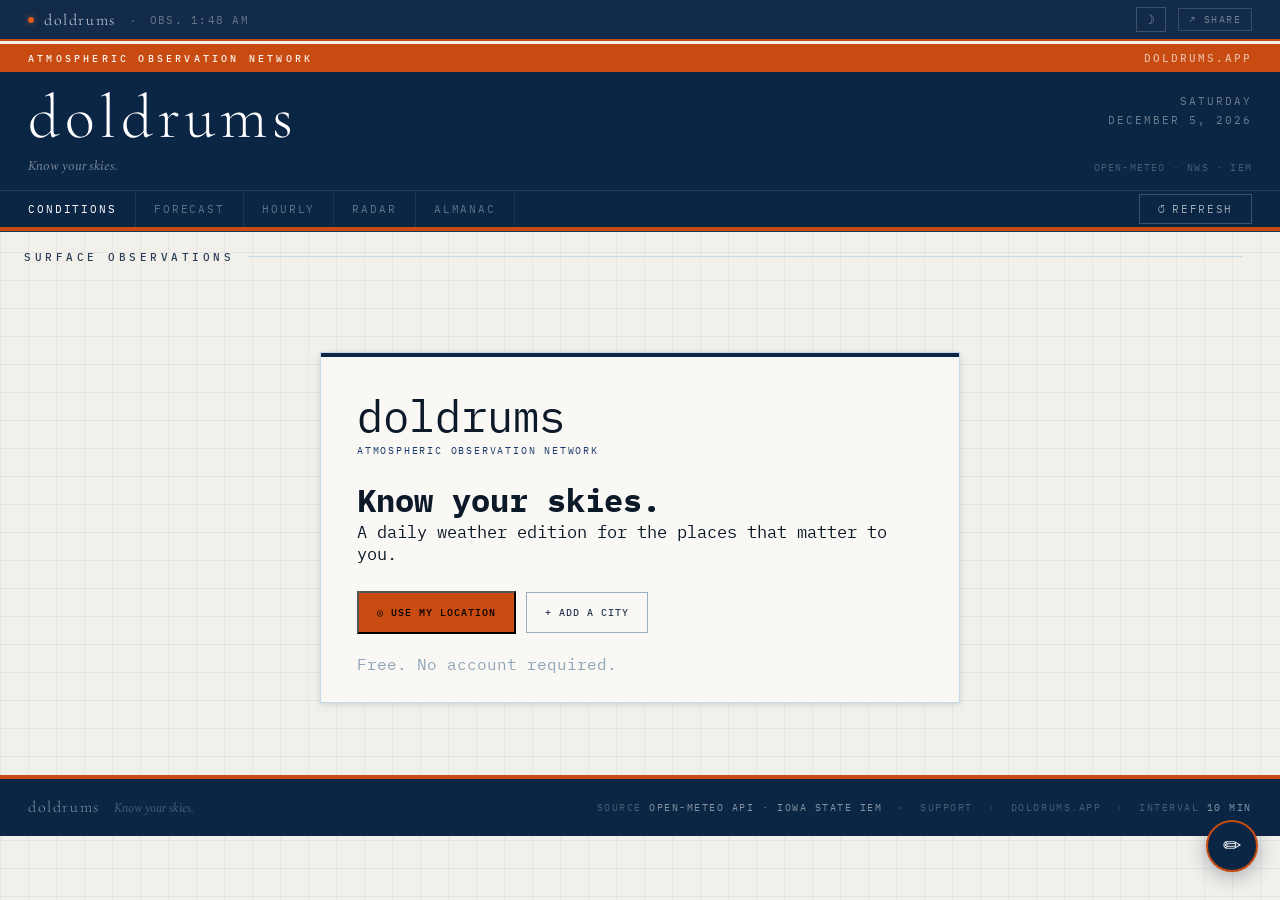
<file: index.html>
<!DOCTYPE html>
<html lang="en">
<head>
  <meta charset="UTF-8">
  <meta name="viewport" content="width=device-width, initial-scale=1.0, viewport-fit=cover">
  <title>Doldrums — Know Your Skies</title>
  <meta name="description" content="Live weather for the places you care about. Real-time conditions, 7-day forecasts, and atmospheric data for your locations.">
  <meta name="theme-color" content="#0b2545">
  <link rel="canonical" href="https://doldrums.app">

  <!-- Open Graph -->
  <meta property="og:type" content="website">
  <meta property="og:url" content="https://doldrums.app">
  <meta property="og:site_name" content="Doldrums">
  <meta property="og:title" content="Doldrums — Know Your Skies">
  <meta property="og:description" content="Live weather for the places you care about. Real-time conditions, 7-day forecasts, and atmospheric data for your locations.">
  <meta property="og:image" content="https://doldrums.app/og-image.png">
  <meta property="og:image:width" content="1200">
  <meta property="og:image:height" content="630">

  <!-- Twitter Card -->
  <meta name="twitter:card" content="summary_large_image">
  <meta name="twitter:title" content="Doldrums — Know Your Skies">
  <meta name="twitter:description" content="Live weather for the places you care about.">
  <meta name="twitter:image" content="https://doldrums.app/og-image.png">

  <!-- Favicon -->
  <link rel="icon" type="image/png" href="/icon-512.png">
  <link rel="apple-touch-icon" href="/icon-180.png?v=2">
  <link rel="apple-touch-icon" sizes="180x180" href="/icon-180.png?v=2">
  <link rel="apple-touch-icon" sizes="167x167" href="/icon-167.png?v=2">
  <link rel="apple-touch-icon" sizes="152x152" href="/icon-152.png?v=2">
  <link rel="apple-touch-icon-precomposed" href="/icon-180.png?v=2">

  <!-- PWA -->
  <link rel="manifest" href='data:application/json,{"name":"Doldrums","short_name":"Doldrums","description":"Know your skies.","start_url":"/","display":"standalone","background_color":"#0b2545","theme_color":"#0b2545","icons":[{"src":"/icon-512.png","sizes":"512x512","type":"image/png","purpose":"any maskable"}]}'>
  <meta name="apple-mobile-web-app-capable" content="yes">
  <meta name="apple-mobile-web-app-status-bar-style" content="black-translucent">
  <meta name="apple-mobile-web-app-title" content="Doldrums">
  <meta name="mobile-web-app-capable" content="yes">
  <link rel="preconnect" href="https://fonts.googleapis.com">
  <link href="https://fonts.googleapis.com/css2?family=Cormorant+Garamond:ital,wght@0,300;0,400;0,600;1,300;1,400&family=IBM+Plex+Mono:wght@300;400;500&family=Spectral:ital,wght@1,300;1,400&display=swap" rel="stylesheet">
  <style>
    *, *::before, *::after { margin:0; padding:0; box-sizing:border-box; }

    :root {
      --navy:       #0b2545;
      --navy2:      #1a3a6b;
      --navy3:      #254f8f;
      --navy-pale:  #dce8f5;
      --navy-dim:   rgba(11,37,69,0.06);
      --ice:        #f2f0eb;
      --ice2:       #ebe8e1;
      --white:      #faf8f5;
      --orange:     #c84b11;
      --orange2:    #e05c1a;
      --orange-dim: rgba(200,75,17,0.08);
      --z-fire:     #b04a32;
      --z-earth:    #5f7a44;
      --z-water:    #3a6b9c;
      --z-air:      #a8842c;
      --ink:        #0b1929;
      --ink2:       #2c3e55;
      --ink3:       #5a7080;
      --ink4:       #8fa4b8;
      --ink5:       #c0d0de;
      --grid:       rgba(11,37,69,0.055);
      --rule:       #c8d8e8;
      --rule-dk:    #9ab0c8;
      --shadow:     0 1px 4px rgba(11,37,69,0.10), 0 2px 12px rgba(11,37,69,0.06);
      --shadow-lg:  0 4px 32px rgba(11,37,69,0.14), 0 1px 4px rgba(11,37,69,0.08);
    }

    html {
      height: 100%;
      overflow: hidden;
    }
    body {
      height: 100%;
      overflow: hidden;
    }

    /* ── NATIVE APP GLOBALS ─────────────────────────────────────────────────── */
    html, body {
      overscroll-behavior: none;
    }
    * {
      -webkit-user-select: none;
      user-select: none;
      -webkit-touch-callout: none;
      -webkit-tap-highlight-color: transparent;
      cursor: default;
    }
    input, textarea, [contenteditable] {
      -webkit-user-select: text;
      user-select: text;
      cursor: text;
    }

    /* ── TOUCH ACTIVE STATES (replace hover) ────────────────────────────── */
    @media (hover: none) {
      /* Kill all hover effects on touch devices */
      .card:hover { transform: none !important; box-shadow: var(--shadow) !important; }
      .refresh-btn:hover { background: transparent !important; color: rgba(255,255,255,0.6) !important; border-color: rgba(255,255,255,0.2) !important; }
      .nav-item:hover { color: rgba(255,255,255,0.35) !important; }
      .summary-pill:hover { background: none !important; }
      /* Add active press states instead */
      .bottom-nav-item:active { opacity: 0.6; }
      .card:active { opacity: 0.95; }
      button:active { opacity: 0.7; }
    }
    body {
      -webkit-font-smoothing: antialiased;
      -moz-osx-font-smoothing: grayscale;
      font-family:'IBM Plex Mono', monospace;
      background-color: var(--ice);
      background-image:
        linear-gradient(var(--grid) 1px, transparent 1px),
        linear-gradient(90deg, var(--grid) 1px, transparent 1px);
      background-size: 28px 28px;
      min-height:100vh;
      color:var(--ink);
    }

    @media(max-width:600px) {
      body {
        background-image: none;
        background-color: #f0ede8;
      }
    }

    /* MASTHEAD */
    .masthead { position:relative;z-index:10;background:var(--navy);border-bottom:4px solid var(--orange); }

    .masthead-top {
      padding:18px 28px 14px;
      display:flex;align-items:stretch;justify-content:space-between;gap:24px;
      border-bottom:1px solid rgba(255,255,255,0.1);
    }

    .masthead-left { display:flex;flex-direction:column;justify-content:center; }

    /* AON BAND */
    .aon-band {
      background: var(--orange);
      padding: 7px 28px;
      font-size: 10px;
      font-weight: 500;
      letter-spacing: .32em;
      text-transform: uppercase;
      color: rgba(255,255,255,0.92);
      display: flex;
      align-items: center;
      justify-content: space-between;
    }

    .aon-band-right {
      font-size: 11px;
      letter-spacing: .18em;
      color: rgba(255,255,255,0.6);
    }

    .brand-eyebrow {
      display: none;
    }

    .brand-wordmark {
      font-family:'Cormorant Garamond',serif;font-size:62px;font-weight:300;
      letter-spacing:.08em;text-transform:lowercase;color:#fff;line-height:.9;
    }

    .brand-tagline {
      font-family:'Spectral',serif;font-style:italic;font-size:13px;
      color:rgba(255,255,255,0.45);margin-top:10px;
    }

    .masthead-right {
      display:flex;flex-direction:column;align-items:flex-end;
      justify-content:space-between;padding:2px 0;
    }

    .masthead-date {
      font-size: 11px;color:rgba(255,255,255,0.4);letter-spacing:.18em;
      text-transform:uppercase;text-align:right;line-height:1.7;
    }

    .masthead-coords { font-size: 10px;color:rgba(255,255,255,0.25);letter-spacing:.12em;text-transform:uppercase; }

    .masthead-nav-strip {
      padding:0 28px;display:flex;align-items:center;justify-content:space-between;
    }

    .masthead-nav { display:flex;gap:0; }

    .nav-item {
      font-size: 10.5px;letter-spacing:.18em;text-transform:uppercase;
      color:rgba(255,255,255,0.35);padding:11px 18px;
      border-right:1px solid rgba(255,255,255,0.07);cursor:default;transition:color .2s;
    }

    .nav-item:first-child { padding-left:0; }
    .nav-item:hover { color:rgba(255,255,255,0.65); }
    .nav-item.active { color:#fff; }

    .masthead-actions { display:flex;align-items:center;gap:14px; }

    .refresh-btn {
      background:transparent;color:rgba(255,255,255,0.6);border:1px solid rgba(255,255,255,0.2);
      padding:7px 18px;font-family:'IBM Plex Mono',monospace;font-size: 10.5px;cursor:pointer;
      letter-spacing:.16em;text-transform:uppercase;display:flex;align-items:center;gap:6px;transition:all .2s;
    }
    .refresh-btn:hover { background:rgba(255,255,255,0.08);color:#fff;border-color:rgba(255,255,255,0.4); }
    .refresh-btn:disabled { opacity:.3;cursor:not-allowed; }
    .spin { animation:spin 1.8s linear infinite;display:inline-block; }
    @keyframes spin { to{transform:rotate(360deg);} }

    /* PREVIEW BAR — searched city shown but not yet saved */
    .preview-bar {
      display: flex; align-items: center; gap: 14px; flex-wrap: wrap;
      background: var(--white); border-bottom: 3px solid var(--orange);
      padding: 10px 28px; font-family: 'Spectral', Georgia, serif;
      font-size: 13px; color: var(--ink2); font-style: italic;
    }
    .preview-bar span { flex: 1 1 auto; }
    .preview-save {
      background: var(--orange); border: none; color: var(--white);
      font-family: 'IBM Plex Mono', monospace; font-size: 11px;
      letter-spacing: .12em; text-transform: uppercase;
      padding: 6px 14px; cursor: pointer; white-space: nowrap; font-style: normal;
    }
    .preview-save:hover { background: var(--navy); }
    .preview-dismiss {
      background: none; border: none; color: var(--ink4);
      font-size: 16px; cursor: pointer; padding: 2px 6px; line-height: 1;
    }
    .preview-dismiss:hover { color: var(--ink2); }

    /* STICKY BAR */
    .np-masthead { display:none; }
    .lead-story { display:none; }

    .sticky-bar {
      position: fixed;
      top: 0; left: 0; right: 0;
      z-index: 200;
      background: rgba(11,37,69,0.97);
      backdrop-filter: blur(20px);
      -webkit-backdrop-filter: blur(20px);
      border-bottom: 2px solid var(--orange);
      padding: 7px 28px;
      padding-top: calc(7px + env(safe-area-inset-top));
      display: flex;
      align-items: center;
      justify-content: space-between;
    }
    /* Push body content below the fixed sticky bar */
    body.has-sticky { padding-top: calc(44px + env(safe-area-inset-top)); }

    .sticky-left { display:flex;align-items:center;gap:10px; }

    .live-dot {
      width:6px;height:6px;border-radius:50%;background:var(--orange2);
      animation:pulse 3s ease-in-out infinite;flex-shrink:0;box-shadow:0 0 6px rgba(224,92,26,0.5);
    }
    @keyframes pulse { 0%,100%{opacity:1;}50%{opacity:.3;} }

    .sticky-wordmark {
      font-family:'Cormorant Garamond',serif;font-size:16px;font-weight:300;
      letter-spacing:.1em;text-transform:lowercase;color:rgba(255,255,255,0.8);
    }

    .sticky-sep { color:rgba(255,255,255,0.2);margin:0 2px; }
    .sticky-status { font-size: 10.5px;color:rgba(255,255,255,0.35);letter-spacing:.12em;text-transform:uppercase; }

    /* SUMMARY STRIP */
    .summary-bar { position:relative;z-index:9;background:var(--navy);border-bottom:1px solid rgba(255,255,255,0.08); }

    .summary-scroll { display:flex;overflow-x:auto;scrollbar-width:none; }
    .summary-scroll::-webkit-scrollbar{display:none;}

    .summary-pill {
      flex:0 0 auto;display:flex;align-items:center;gap:8px;
      padding:10px 20px;border-right:1px solid rgba(255,255,255,0.07);
      cursor:pointer;transition:background .2s;
    }
    .summary-pill:hover { background:rgba(255,255,255,0.05); }

    .sum-icon { display:flex;align-items:center; }
    .sum-icon svg { width:18px;height:18px; }

    .sum-name {
      font-family:'Cormorant Garamond',serif;font-size:14px;
      color:rgba(255,255,255,0.65);letter-spacing:.04em;
    }

    .sum-temp { font-size:10px;color:var(--orange2);font-weight:500;letter-spacing:.06em;margin-top:1px; }

    /* ADD CITY BUTTON in strip */
    .add-city-pill {
      flex:0 0 auto;display:flex;align-items:center;gap:7px;
      padding:10px 20px;cursor:pointer;transition:background .2s;
      color:rgba(255,255,255,0.35);font-size: 11px;letter-spacing:.18em;text-transform:uppercase;
      border-left:1px solid rgba(255,255,255,0.07);
    }
    .add-city-pill:hover { background:rgba(255,255,255,0.05);color:rgba(255,255,255,0.7); }
    .add-city-plus { font-size:16px;line-height:1;color:var(--orange2); }

    /* SECTION HEAD */
    .section-head {
      position:relative;z-index:9;padding:18px 24px 10px;
      display:flex;align-items:center;gap:14px;
    }

    .section-label {
      font-size:11px;
      letter-spacing:.32em;
      text-transform:uppercase;
      color:var(--ink2);
      flex-shrink:0;
      font-weight:500;
    }
    .section-line { flex:1;height:1px;background:var(--rule); }
    .section-count { font-size: 10px;color:var(--ink5);letter-spacing:.12em; }

    /* MAIN */
    html { height: 100%; }
    body { -webkit-overflow-scrolling: touch; height: 100%; overflow: hidden; }
    main {
      position: fixed;
      top: calc(44px + env(safe-area-inset-top));
      left: 0; right: 0;
      bottom: 0;
      padding-bottom: env(safe-area-inset-bottom);
      overflow-y: scroll;
      -webkit-overflow-scrolling: touch;
      padding: 0 0 20px;
    }

    .grid { display:grid;grid-template-columns:1fr;gap:14px; }
    @media(min-width:600px){ .grid{grid-template-columns:repeat(2,1fr);} }
    @media(min-width:980px){ .grid{grid-template-columns:repeat(3,1fr);} }

    /* CARD */
    .card {
      background:var(--white);border:1px solid var(--rule);overflow:hidden;
      box-shadow:var(--shadow);transition:box-shadow .3s,transform .3s;
      animation:cardIn .6s cubic-bezier(.22,1,.36,1) both;position:relative;
      touch-action: pan-y;
    }

    .card::before {
      content:'';position:absolute;inset:0;pointer-events:none;
      background-image:linear-gradient(rgba(11,37,69,.03) 1px,transparent 1px),linear-gradient(90deg,rgba(11,37,69,.03) 1px,transparent 1px);
      background-size:28px 28px;
    }

    @keyframes cardIn { from{opacity:0;transform:translateY(10px);}to{opacity:1;transform:translateY(0);} }
    .card:hover { box-shadow:var(--shadow-lg);transform:translateY(-2px); }

    .card-bar { height:4px;background:var(--navy);position:relative;z-index:1; }
    .card.clear  .card-bar { background:var(--orange); }
    .card.cloudy .card-bar { background:var(--navy3); }
    .card.rainy  .card-bar { background:#2a6496; }
    .card.snowy  .card-bar { background:#5b9ec9; }
    .card.stormy .card-bar { background:#5a3e8a; }
    .card.foggy  .card-bar { background:#607080; }

    /* CARD HEAD */
    .card-head {
      padding:14px 18px 12px;display:flex;justify-content:space-between;align-items:flex-start;
      border-bottom:1px solid var(--rule);background:var(--ice);position:relative;z-index:1;
    }

    .station-id { font-size: 9.5px;letter-spacing:.22em;text-transform:uppercase;color:var(--navy2);margin-bottom:5px;font-weight:500; }
    .location-name { font-family:'IBM Plex Mono',monospace;font-size:18px;font-weight:300;letter-spacing:.04em;color:var(--ink);line-height:1.1; }
    .location-sub { font-size: 10px;color:var(--ink4);letter-spacing:.14em;text-transform:uppercase;margin-top:5px; }

    .card-head-right { display:flex;flex-direction:column;align-items:flex-end;gap:6px; }

    .card-icon { width:36px;height:36px;display:flex;align-items:center;justify-content:center; }
    .card-icon svg { width:100%;height:100%; }

    .card-cond {
      font-family:'IBM Plex Mono',monospace;font-size: 10.5px;color:var(--ink3);
      letter-spacing:.12em;text-transform:uppercase;
    }

    .remove-btn {
      font-size:13px;color:var(--ink5);background:none;border:none;cursor:pointer;
      padding:6px 8px;transition:color .2s,opacity .2s;line-height:1;opacity:0.35;
    }
    .remove-btn:hover { color:var(--orange);opacity:1; }
    @media (hover:none){
      .remove-btn{opacity:.8;padding:10px 12px;}
    }

    /* TEMP HERO */
    .temp-hero {
      padding:10px 18px 8px;display:flex;align-items:flex-end;
      border-bottom:1px solid var(--rule);position:relative;z-index:1;
    }

    .temp-numeral {
      font-family:'IBM Plex Mono',monospace;font-size:72px;font-weight:300;
      line-height:.87;letter-spacing:-.02em;color:var(--navy);
    }
    @media(max-width:600px){
      .temp-numeral{font-size:54px;}
      .temp-degree{font-size:18px;}
    }

    .temp-degree {
      font-family:'IBM Plex Mono',monospace;font-size:22px;font-weight:300;
      color:var(--ink4);align-self:flex-start;margin-top:8px;
    }

    .temp-right {
      margin-left:14px;padding-left:14px;border-left:1px solid var(--rule);
      padding-bottom:5px;flex:1;
    }

    .feels-label { font-size: 9.5px;letter-spacing:.18em;text-transform:uppercase;color:var(--ink4);margin-bottom:4px; }
    .feels-val { font-family:'IBM Plex Mono',monospace;font-size:20px;font-weight:300;color:var(--navy2);line-height:1; }
    .obs-time { font-size: 9.5px;color:var(--ink5);letter-spacing:.12em;text-transform:uppercase;margin-top:10px; }

    /* READINGS */
    .readings { display:grid;grid-template-columns:repeat(3,1fr);position:relative;z-index:1; }
    .readings-2col { grid-template-columns:repeat(2,1fr); }

    .reading {
      padding:10px 14px;border-right:1px solid var(--rule);
      border-bottom:1px solid var(--rule);border-top:1px solid var(--rule);
    }
    .reading:last-child { border-right:none; }

    .reading-label { font-size: 9px;letter-spacing:.2em;text-transform:uppercase;color:var(--ink4);margin-bottom:5px; }

    .reading-val {
      font-family:'IBM Plex Mono',monospace;font-size:22px;font-weight:300;
      color:var(--navy);line-height:1;
    }

    .reading-unit { font-family:'IBM Plex Mono',monospace;font-size: 10px;color:var(--ink4);font-weight:300; }
    .reading-note { font-size: 10px;color:var(--ink4);margin-top:3px;letter-spacing:.05em; }

    /* FORECAST */
    .forecast { border-top:1px solid var(--rule);position:relative;z-index:1; }

    .forecast-header {
      padding:7px 14px;display:flex;align-items:center;gap:10px;
      border-bottom:1px solid var(--rule);background:var(--ice);
    }

    .forecast-label { font-size: 9.5px;letter-spacing:.22em;text-transform:uppercase;color:var(--ink4); }
    .forecast-rule { flex:1;height:1px;background:var(--rule); }

    .forecast-strip { display:flex;overflow-x:auto;scrollbar-width:none; }
    .forecast-strip::-webkit-scrollbar{display:none;}

    .fc-day {
      flex:1 0 0;min-width:42px;display:flex;flex-direction:column;align-items:center;
      padding:9px 3px 10px;border-right:1px solid var(--rule);gap:4px;transition:background .2s;cursor:default;
    }

    .fc-day:last-child { border-right:none; }
    .fc-day:hover { background:var(--navy-dim); }
    .fc-day.today { background:var(--navy-dim);border-top:2px solid var(--navy3); }

    .fc-name { font-size: 9.5px;color:var(--ink4);text-transform:uppercase;letter-spacing:.1em; }
    .fc-day.today .fc-name { color:var(--navy2);font-weight:500; }
    .fc-icon { display:flex;align-items:center;justify-content:center;margin:2px 0; }
    .fc-icon svg { width:20px;height:20px; }
    .fc-hi { font-family:'IBM Plex Mono',monospace;font-size:13px;font-weight:400;color:var(--navy);line-height:1; }
    .fc-lo { font-size:9.5px;color:var(--ink4); }
    .fc-rain { font-size: 9.5px;color:var(--navy3);letter-spacing:.03em; }

    /* SKELETON */
    .skel-wrap { padding:18px;position:relative;z-index:1; }
    .skel {
      background:linear-gradient(90deg,var(--ice2) 25%,var(--ice) 50%,var(--ice2) 75%);
      background-size:200% 100%;animation:shimmer 2s ease-in-out infinite;margin-bottom:10px;
    }
    @keyframes shimmer { 0%{background-position:200% 0;}100%{background-position:-200% 0;} }

    .error-wrap { padding:28px 18px;text-align:center;position:relative;z-index:1; }
    .error-text { font-size: 11px;color:var(--orange);letter-spacing:.1em; }

    /* EMPTY STATE */
    .empty-state {
      position:relative;z-index:9;
      display:flex;flex-direction:column;align-items:center;justify-content:center;
      min-height:60vh;padding:40px 20px;text-align:center;
    }

    .empty-icon {
      font-size:56px;opacity:0.25;margin-bottom:28px;
      filter:grayscale(0.5);
    }

    .empty-title {
      font-family:'IBM Plex Mono',monospace;font-size:16px;font-weight:400;
      letter-spacing:.2em;text-transform:uppercase;color:var(--ink2);
      margin-bottom:10px;
    }

    .empty-sub {
      font-family:'IBM Plex Mono',monospace;font-size:10px;
      color:var(--ink4);margin-bottom:32px;letter-spacing:.08em;line-height:1.7;
    }

    .empty-btn {
      background:var(--navy);color:#fff;border:none;padding:14px 32px;
      font-family:'IBM Plex Mono',monospace;font-size:10px;letter-spacing:.2em;
      text-transform:uppercase;cursor:pointer;transition:background .2s;
      display:flex;align-items:center;gap:10px;
    }

    .empty-btn:hover { background:var(--navy2); }
    .empty-btn-plus { font-size:18px;color:var(--orange2);line-height:1; }

    /* FOOTER */
    footer {
      position:relative;z-index:9;background:var(--navy);border-top:4px solid var(--orange);
      padding:18px 28px;display:flex;align-items:center;justify-content:space-between;flex-wrap:wrap;gap:12px;
    }

    .footer-left { display:flex;align-items:baseline;gap:14px; }
    .footer-name { font-family:'Cormorant Garamond',serif;font-size:16px;font-weight:300;letter-spacing:.1em;text-transform:lowercase;color:rgba(255,255,255,0.5); }
    .footer-tagline { font-family:'Spectral',serif;font-style:italic;font-size:12px;color:rgba(255,255,255,0.25); }
    .footer-right { display:flex;align-items:center;gap:14px;flex-wrap:wrap; }
    .footer-item { font-size: 9.5px;letter-spacing:.16em;text-transform:uppercase;color:rgba(255,255,255,0.25); }
    .footer-item span { color:rgba(255,255,255,0.5); }
    .footer-sep { color:rgba(255,255,255,0.15); }

    /* ── ADD CITY MODAL ── */
    .modal-overlay {
      position:fixed;inset:0;z-index:1000;
      background:rgba(11,25,41,0.7);
      backdrop-filter:blur(8px);-webkit-backdrop-filter:blur(8px);
      display:flex;align-items:center;justify-content:center;
      opacity:0;pointer-events:none;transition:opacity .25s;
    }

    .modal-overlay.open { opacity:1;pointer-events:all; }

    .modal {
      background:var(--white);border:1px solid var(--rule);
      width:100%;max-width:460px;margin:16px;
      box-shadow:0 24px 64px rgba(11,37,69,0.35);
      transform:translateY(12px);transition:transform .25s;
    }

    .modal-overlay.open .modal { transform:translateY(0); }

    .modal-head {
      background:var(--navy);padding:16px 20px;
      display:flex;align-items:center;justify-content:space-between;
      border-bottom:3px solid var(--orange);
    }

    .modal-title {
      font-family:'Cormorant Garamond',serif;font-size:22px;font-weight:300;
      letter-spacing:.08em;text-transform:uppercase;color:#fff;
    }

    .modal-close {
      background:none;border:none;color:rgba(255,255,255,0.4);cursor:pointer;
      font-size:18px;line-height:1;padding:4px;transition:color .2s;
    }
    .modal-close:hover { color:#fff; }

    .modal-body { padding:20px; }

    .modal-label {
      font-size: 10px;letter-spacing:.22em;text-transform:uppercase;color:var(--ink4);margin-bottom:8px;
    }

    .modal-input-wrap { display:flex;gap:8px; }

    .modal-input {
      flex:1;background:var(--ice);border:1px solid var(--rule-dk);
      padding:10px 14px;font-family:'IBM Plex Mono',monospace;font-size:13px;
      color:var(--ink);outline:none;transition:border-color .2s;
    }
    .modal-input::placeholder { color:var(--ink5); }
    .modal-input:focus { border-color:var(--navy3); }

    .modal-search-btn {
      background:var(--navy);color:#fff;border:none;padding:10px 18px;
      font-family:'IBM Plex Mono',monospace;font-size: 11px;letter-spacing:.16em;
      text-transform:uppercase;cursor:pointer;transition:background .2s;flex-shrink:0;
    }
    .modal-search-btn:hover { background:var(--navy2); }
    .modal-search-btn:disabled { opacity:.4;cursor:not-allowed; }

    .modal-results { margin-top:14px; }

    .modal-result-item {
      display:flex;align-items:center;justify-content:space-between;
      padding:10px 14px;border:1px solid var(--rule);margin-bottom:6px;
      cursor:pointer;transition:background .2s;background:var(--ice);
    }
    .modal-result-item:hover { background:var(--navy-pale); }

    .result-name {
      font-family:'Cormorant Garamond',serif;font-size:18px;font-weight:300;color:var(--ink);
    }

    .result-meta { font-size: 10px;color:var(--ink4);letter-spacing:.1em;text-transform:uppercase;margin-top:3px; }

    .result-add {
      font-size: 10px;letter-spacing:.16em;text-transform:uppercase;color:var(--navy3);
      background:none;border:1px solid var(--rule-dk);padding:5px 12px;cursor:pointer;
      font-family:'IBM Plex Mono',monospace;transition:all .2s;flex-shrink:0;
    }
    .result-add:hover { background:var(--navy);color:#fff;border-color:var(--navy); }

    .modal-status {
      font-size: 11px;color:var(--ink4);letter-spacing:.1em;text-transform:uppercase;
      text-align:center;padding:16px 0;
    }
    .modal-status.error { color:var(--orange); }

    /* Geo button */
    .geo-btn {
      width:100%;background:var(--ice);border:1px solid var(--rule);
      padding:10px 14px;font-family:'IBM Plex Mono',monospace;font-size: 11px;
      letter-spacing:.16em;text-transform:uppercase;cursor:pointer;
      color:var(--ink3);transition:all .2s;display:flex;align-items:center;
      gap:8px;margin-bottom:14px;
    }
    .geo-btn:hover { background:var(--navy-pale);color:var(--navy);border-color:var(--navy3); }
    .geo-btn:disabled { opacity:.4;cursor:not-allowed; }
    .geo-icon { font-size:14px; }

    .modal-divider {
      display:flex;align-items:center;gap:10px;margin-bottom:14px;
      font-size: 10px;color:var(--ink5);letter-spacing:.14em;text-transform:uppercase;
    }
    .modal-divider::before,.modal-divider::after {
      content:'';flex:1;height:1px;background:var(--rule);
    }

    /* Share strip */
    .share-strip {
      position:fixed;bottom:0;left:0;right:0;z-index:150;
      background:var(--navy);border-top:3px solid var(--orange);
      padding:12px 20px;display:flex;align-items:center;
      justify-content:space-between;gap:12px;
      transform:translateY(100%);transition:transform .3s cubic-bezier(.22,1,.36,1);
      pointer-events:none;
    }
    .share-strip.open { transform:translateY(0); pointer-events:all; }
    .share-url {
      font-size:10px;color:rgba(255,255,255,0.6);
      letter-spacing:.06em;overflow:hidden;text-overflow:ellipsis;
      white-space:nowrap;flex:1;font-family:'IBM Plex Mono',monospace;
    }
    .share-copy-btn {
      background:var(--orange);color:#fff;border:none;
      padding:7px 16px;font-family:'IBM Plex Mono',monospace;
      font-size: 11px;letter-spacing:.14em;text-transform:uppercase;
      cursor:pointer;flex-shrink:0;transition:background .2s;
    }
    .share-copy-btn:hover { background:var(--orange2); }
    .share-close {
      background:none;border:none;color:rgba(255,255,255,0.4);
      cursor:pointer;font-size:18px;padding:0 4px;flex-shrink:0;
    }

    /* ── MOBILE ── */
    @media(max-width:540px){
      /* AON band — single line */
      .aon-band { font-size: 10px; letter-spacing:.18em; padding:6px 16px; }
      .aon-band-right { display:none; }

      /* Masthead */
      .masthead-top { padding:14px 16px 10px; gap:12px; }
      .brand-wordmark { font-size:44px; }
      .brand-tagline { font-size:11px; margin-top:6px; }
      .masthead-right { display:none; }

      /* Nav */
      .masthead-nav-strip { padding:0 16px; overflow-x:auto; }
      .masthead-nav { gap:0; flex-shrink:0; }
      .nav-item { padding:10px 10px; font-size: 9.5px; letter-spacing:.12em; white-space:nowrap; }
      .masthead-actions { gap:8px; flex-shrink:0; }
      .refresh-btn { padding:6px 12px; font-size: 10px; white-space:nowrap; }

      /* Sticky */
    @media(max-width:600px) {
      .sticky-bar { padding: 6px 12px; padding-top: calc(6px + env(safe-area-inset-top)); }
      .sticky-share-btn { display:none; }
      .dark-toggle { padding:4px 8px; font-size:14px; border:none; }
    }

      /* Summary */
      .summary-pill { padding:9px 14px; }
      .sum-name { font-size:12px; }

      /* Section head */
      .section-head { padding:14px 16px 8px; }
      .section-label { font-size: 11px; letter-spacing:.2em; }

      /* Main */
      main { padding:0 10px 28px; }
      .grid { gap:0; }

      /* Card */
      .card-head { padding:12px 14px 10px; }
      .location-name { font-size:24px; }
      .temp-numeral { font-size:80px; }
      .reading-val { font-size:24px; }

      /* Forecast table — scroll horizontally */
      .forecast-view { padding:0 10px 28px; overflow-x:auto; -webkit-overflow-scrolling:touch; }
      .fv-table { min-width:420px; }
    }

    /* Global overflow fix */
    body { max-width:100vw; }
    .forecast-view {
      position:relative;z-index:9;
      padding:0 16px 40px;
    }

    .fv-table {
      width:100%;
      border-collapse:collapse;
      background:var(--white);
      border:1px solid var(--rule);
      box-shadow:var(--shadow);
    }

    .fv-th {
      background:var(--navy);
      color:rgba(255,255,255,0.7);
      font-size: 10px;
      letter-spacing:.16em;
      text-transform:uppercase;
      padding:8px 10px;
      text-align:center;
      border-right:1px solid rgba(255,255,255,0.08);
      font-weight:400;
      white-space:nowrap;
    }

    .fv-th:first-child { text-align:left; min-width:110px; }
    .fv-th.today-col { color:#fff; border-bottom:2px solid var(--orange); }

    .fv-city {
      padding:0 12px;
      border-bottom:1px solid var(--rule);
      border-right:1px solid var(--rule);
      background:var(--ice);
      vertical-align:middle;
    }

    .fv-city-name {
      font-family:'IBM Plex Mono',monospace;
      font-size:13px;font-weight:300;
      color:var(--ink);letter-spacing:.02em;
      padding:8px 0 1px;
      line-height:1.3;
    }

    .fv-city-state {
      font-size: 9px;color:var(--ink4);
      letter-spacing:.14em;text-transform:uppercase;
      padding-bottom:8px;
    }

    .fv-cell {
      padding:8px 6px;
      text-align:center;
      border-right:1px solid var(--rule);
      border-bottom:1px solid var(--rule);
      vertical-align:middle;
      min-width:64px;
    }

    .fv-cell.today-col { background:var(--navy-dim); }

    .fv-icon { display:flex;align-items:center;justify-content:center;margin-bottom:3px; }
    .fv-icon svg { width:20px;height:20px; }

    .fv-hi {
      font-family:'IBM Plex Mono',monospace;
      font-size:13px;font-weight:400;
      color:var(--navy);line-height:1;
    }

    .fv-lo { font-size: 11px;color:var(--ink4);margin-top:1px; }

    .fv-precip {
      font-size: 9.5px;color:var(--navy3);
      margin-top:2px;letter-spacing:.03em;
    }

    .fv-loading {
      text-align:center;padding:60px 20px;
      font-size: 11px;color:var(--ink4);
      letter-spacing:.16em;text-transform:uppercase;
    }

    .fv-empty {
      text-align:center;padding:80px 20px;
      font-size: 11px;color:var(--ink4);
      letter-spacing:.16em;text-transform:uppercase;
    }

    /* ── MOBILE FORECAST LIST ─────────────────────────────────────────────── */
    .fv-list-view { padding:0 16px 40px;display:flex;flex-direction:column;gap:14px; }

    .fv-city-card {
      background:var(--white);border:1px solid var(--rule);
      box-shadow:var(--shadow);overflow:hidden;
    }

    .fv-city-head {
      background:var(--navy);padding:10px 16px;
      display:flex;align-items:baseline;gap:8px;
    }
    .fv-city-head-name {
      font-size:13px;font-weight:400;color:#fff;letter-spacing:.04em;
    }
    .fv-city-head-state {
      font-size: 10px;color:rgba(255,255,255,0.4);letter-spacing:.14em;text-transform:uppercase;
    }

    .fv-day-row {
      display:grid;
      grid-template-columns:90px 32px 1fr auto;
      align-items:center;gap:10px;
      padding:10px 16px;
      border-bottom:1px solid var(--rule);
      transition:background .15s;
    }
    .fv-day-row:last-child { border-bottom:none; }
    .fv-day-row.fv-today { background:var(--navy-dim); }

    .fv-day-name {
      font-size:10px;font-weight:500;color:var(--ink);letter-spacing:.04em;
    }
    .fv-day-cond {
      font-size: 10px;color:var(--ink4);letter-spacing:.04em;margin-top:2px;
    }
    .fv-day-icon { display:flex;align-items:center; }
    .fv-day-icon svg { width:26px;height:26px; }
    .fv-day-temps {
      text-align:right;
    }
    .fv-day-hi { font-size:16px;font-weight:400;color:var(--navy); }
    .fv-day-lo { font-size:10px;color:var(--ink4);margin-left:4px; }
    .fv-day-precip { font-size: 10px;color:var(--navy3);margin-top:2px;text-align:right; }

    /* ── PRESSURE VIEW ─────────────────────────────────────────────────────── */
    .pressure-view {
      display:grid;grid-template-columns:1fr;gap:14px;
    }
    @media(min-width:600px){ .pressure-view{grid-template-columns:repeat(2,1fr);} }
    @media(min-width:980px){ .pressure-view{grid-template-columns:repeat(3,1fr);} }

    .pv-card {
      background:var(--white);border:1px solid var(--rule);overflow:hidden;
      box-shadow:var(--shadow);animation:cardIn .6s cubic-bezier(.22,1,.36,1) both;
    }

    .pv-head {
      padding:14px 18px 12px;display:flex;justify-content:space-between;align-items:flex-start;
      border-bottom:1px solid var(--rule);background:var(--ice);
    }

    .pv-head-right { font-size: 11px;color:var(--ink4);letter-spacing:.1em;text-transform:uppercase; }

    .pv-main {
      padding:16px 18px 14px;display:flex;align-items:center;gap:22px;
      border-bottom:1px solid var(--rule);
    }

    .pv-big { display:flex;align-items:baseline;gap:5px;flex-shrink:0; }

    .pv-hpa {
      font-family:'IBM Plex Mono',monospace;font-size:56px;font-weight:300;
      line-height:.87;letter-spacing:-.01em;color:var(--navy);
    }

    .pv-unit {
      font-size:10px;color:var(--ink4);letter-spacing:.14em;text-transform:uppercase;
      align-self:flex-end;margin-bottom:7px;
    }

    .pv-info { flex:1;min-width:0; }

    .pv-trend {
      display:flex;align-items:center;gap:7px;margin-bottom:7px;
    }

    .pv-arrow { font-size:18px;line-height:1; }
    .trend-up .pv-arrow { color:var(--orange2); }
    .trend-dn .pv-arrow { color:var(--navy3); }
    .trend-st .pv-arrow { color:var(--ink4); }

    .pv-trend-label { font-size: 11px;letter-spacing:.18em;text-transform:uppercase;color:var(--ink3); }

    .pv-class {
      font-size: 10px;letter-spacing:.2em;text-transform:uppercase;
      color:var(--ink4);margin-bottom:10px;
    }
    .pv-low { color:var(--navy2); }
    .pv-high { color:var(--orange); }

    .pv-spark { margin-top:2px; }

    .pv-footer {
      padding:8px 18px;background:var(--ice);
      font-size: 10.5px;color:var(--ink4);letter-spacing:.08em;
    }
    .pv-fl { text-transform:uppercase;letter-spacing:.16em;margin-right:6px;color:var(--ink5); }
    .pv-fv { color:var(--ink2);font-family:'IBM Plex Mono',monospace;font-size:11px;font-weight:300; }

    /* ── LOG VIEW ─────────────────────────────────────────────────────────── */
    .log-view { }

    .log-toolbar {
      display:flex;align-items:center;justify-content:space-between;
      padding:10px 0 14px;
    }

    .log-count {
      font-size: 11px;color:var(--ink4);letter-spacing:.14em;text-transform:uppercase;
    }

    .log-clear-btn {
      font-family:'IBM Plex Mono',monospace;font-size: 10.5px;letter-spacing:.14em;
      text-transform:uppercase;background:none;border:1px solid var(--rule-dk);
      color:var(--ink3);padding:5px 12px;cursor:pointer;transition:all .2s;
    }
    .log-clear-btn:hover { border-color:var(--orange);color:var(--orange); }

    .log-export-btn {
      font-family:'IBM Plex Mono',monospace;font-size: 10.5px;letter-spacing:.14em;
      text-transform:uppercase;background:var(--navy);border:1px solid var(--navy);
      color:rgba(255,255,255,0.8);padding:5px 12px;cursor:pointer;transition:all .2s;
    }
    .log-export-btn:hover { background:var(--navy2); }


    /* ── LOG VIEW ─────────────────────────────────────────────────────────── */
    .log-stream {
      background:var(--white);border:1px solid var(--rule);
      box-shadow:var(--shadow);overflow:hidden;
    }

    .log-stream-header {
      display:grid;
      grid-template-columns: 88px 1fr auto;
      padding:8px 14px;gap:12px;
      background:var(--navy);border-bottom:2px solid var(--orange);
    }
    .log-sh { font-size: 9.5px;letter-spacing:.2em;text-transform:uppercase;color:rgba(255,255,255,0.4);font-weight:400; }
    .log-sh-right { display:flex;gap:20px; }
    .log-sh-r { font-size: 9.5px;letter-spacing:.2em;text-transform:uppercase;color:rgba(255,255,255,0.4);font-weight:400; }

    .log-entry {
      display:grid;
      grid-template-columns: 88px 1fr auto;
      align-items:center;
      padding:8px 14px;
      border-bottom:1px solid var(--rule);
      transition:background .15s;
      gap:12px;
    }
    .log-entry:last-child { border-bottom:none; }
    .log-entry:hover { background:var(--ice); }

    .log-entry-time {
      font-size: 10px;color:var(--ink4);letter-spacing:.04em;line-height:1.6;
      white-space:nowrap;
    }
    .log-entry-time-date { font-size: 9px;color:var(--ink5);display:block; }

    .log-entry-mid {
      display:flex;align-items:center;gap:8px;min-width:0;flex-wrap:wrap;
    }
    .log-entry-loc { font-size:10px;font-weight:500;color:var(--ink);letter-spacing:.03em;white-space:nowrap; }
    .log-entry-state { font-size: 9.5px;color:var(--ink4);letter-spacing:.1em;text-transform:uppercase; }
    .log-entry-sep { color:var(--rule-dk);font-size: 11px;flex-shrink:0; }
    .log-entry-cond { font-size: 11px;color:var(--ink3);letter-spacing:.06em;white-space:nowrap; }

    .log-entry-data { display:flex;align-items:center;gap:18px;flex-shrink:0; }
    .log-entry-val { font-size:11px;color:var(--navy);white-space:nowrap;letter-spacing:.02em; }
    .log-entry-unit { font-size: 10px;color:var(--ink4);margin-left:1px; }
    .log-entry-nil { font-size:10px;color:var(--ink5); }

    /* ── INSTALL PROMPT ───────────────────────────────────────────────────── */
    .install-prompt {
      position:fixed;bottom:24px;left:50%;transform:translateX(-50%);z-index:300;
      background:var(--navy);border:1px solid rgba(255,255,255,0.12);
      border-bottom:3px solid var(--orange);padding:14px 18px;
      display:flex;align-items:center;gap:16px;
      box-shadow:0 8px 40px rgba(11,37,69,0.4);
      min-width:280px;max-width:380px;width:calc(100% - 32px);
      animation:slideUp .4s cubic-bezier(.22,1,.36,1);
    }

    @keyframes slideUp {
      from{opacity:0;transform:translateX(-50%) translateY(20px);}
      to  {opacity:1;transform:translateX(-50%) translateY(0);}
    }

    .install-prompt-text { flex:1;min-width:0; }
    .install-prompt-title {
      font-family:'Cormorant Garamond',serif;font-size:19px;color:#fff;
      font-weight:300;letter-spacing:.06em;
    }
    .install-prompt-sub {
      font-size: 10px;color:rgba(255,255,255,0.4);letter-spacing:.14em;
      text-transform:uppercase;margin-top:2px;
    }

    .install-btn {
      background:var(--orange);color:#fff;border:none;
      font-family:'IBM Plex Mono',monospace;font-size: 10.5px;letter-spacing:.16em;
      text-transform:uppercase;padding:8px 14px;cursor:pointer;flex-shrink:0;
      transition:background .2s;
    }
    .install-btn:hover { background:var(--orange2); }

    .install-dismiss {
      background:none;border:none;color:rgba(255,255,255,0.3);cursor:pointer;
      font-size:17px;padding:0;flex-shrink:0;transition:color .2s;
    }
    .install-dismiss:hover { color:rgba(255,255,255,0.7); }

    /* ── HOURLY VIEW ──────────────────────────────────────────────────────── */
    .hourly-view { display:flex;flex-direction:column;gap:14px;padding:0 16px 40px; }
    @media(max-width:540px){ .hourly-view{padding:0 10px 28px;} }

    .hv-card {
      background:var(--white);border:1px solid var(--rule);overflow:hidden;
      box-shadow:var(--shadow);animation:cardIn .6s cubic-bezier(.22,1,.36,1) both;
    }

    .hv-head {
      padding:12px 18px 10px;display:flex;justify-content:space-between;align-items:center;
      border-bottom:1px solid var(--rule);background:var(--ice);
    }

    .hv-city-name {
      font-family:'IBM Plex Mono',monospace;font-size:15px;font-weight:400;
      letter-spacing:.04em;color:var(--ink);line-height:1.1;
    }
    .hv-city-sub {
      font-size: 9.5px;color:var(--ink4);letter-spacing:.16em;text-transform:uppercase;margin-top:4px;
    }
    .hv-head-right {
      font-family:'IBM Plex Mono',monospace;font-size:11px;color:var(--ink4);
      letter-spacing:.08em;
    }

    .hv-strip {
      display:flex;overflow-x:auto;scrollbar-width:thin;
      scrollbar-color:var(--rule) transparent;
    }
    .hv-strip::-webkit-scrollbar { height:3px; }
    .hv-strip::-webkit-scrollbar-thumb { background:var(--rule); }

    .hv-slot {
      flex:0 0 auto;min-width:58px;display:flex;flex-direction:column;align-items:center;
      padding:10px 4px 12px;border-right:1px solid var(--rule);gap:4px;
      transition:background .15s;cursor:default;position:relative;
    }
    .hv-slot:last-child { border-right:none; }
    .hv-slot:hover { background:var(--navy-dim); }
    .hv-slot.now {
      background:var(--navy-dim);
    }
    .hv-slot.now::after {
      content:'Now';position:absolute;top:0;left:50%;transform:translateX(-50%);
      font-size: 8px;letter-spacing:.14em;text-transform:uppercase;
      background:var(--navy);color:#fff;padding:2px 5px;
    }

    .hv-time { font-size: 10px;color:var(--ink4);letter-spacing:.08em;text-transform:uppercase;margin-top:4px; }
    .hv-slot.now .hv-time { color:var(--navy2);font-weight:500; }
    .hv-icon { display:flex;align-items:center;justify-content:center; }
    .hv-icon svg { width:22px;height:22px; }
    .hv-temp {
      font-family:'IBM Plex Mono',monospace;font-size:14px;font-weight:300;
      color:var(--navy);line-height:1;
    }
    .hv-precip-wrap {
      width:36px;display:flex;flex-direction:column;align-items:center;gap:2px;
    }
    .hv-precip-bar-bg {
      width:100%;height:3px;background:var(--rule);border-radius:2px;overflow:hidden;
    }
    .hv-precip-bar {
      height:100%;background:var(--navy3);border-radius:2px;transition:width .3s;
    }
    .hv-precip-pct {
      font-size: 10px;color:var(--navy3);letter-spacing:.04em;
    }
    .hv-precip-pct.zero { color:var(--ink5); }

    .hv-loading {
      text-align:center;padding:48px 20px;font-size: 11px;
      color:var(--ink4);letter-spacing:.16em;text-transform:uppercase;
    }

    /* ── RADAR VIEW ───────────────────────────────────────────────────────── */
    .radar-view {
      display:flex;flex-direction:column;
      height:calc(100vh - 220px);min-height:420px;
      margin:0 16px 40px;
      border:1px solid var(--rule);overflow:hidden;
      box-shadow:var(--shadow-lg);
    }
    @media(max-width:540px){
      .radar-view {
        margin:0;
        height:calc(100vh - 60px - env(safe-area-inset-bottom) - 44px - env(safe-area-inset-top));
        min-height:0;
        border:none !important;
        box-shadow:none !important;
      }
    }

    #radar-map { flex:1;width:100%;background:var(--navy);touch-action:none; }

    .radar-controls {
      flex-shrink:0;background:var(--navy);border-top:2px solid var(--orange);
      padding:9px 16px;display:flex;align-items:center;gap:12px;
    }

    .radar-play-btn {
      background:var(--orange);color:#fff;border:none;
      width:28px;height:28px;display:flex;align-items:center;justify-content:center;
      cursor:pointer;font-size:12px;flex-shrink:0;transition:background .2s;
    }
    .radar-play-btn:hover { background:var(--orange2); }

    .radar-timeline {
      flex:1;display:flex;align-items:center;gap:6px;overflow:hidden;
    }

    .radar-frames {
      flex:1;display:flex;gap:2px;height:20px;align-items:flex-end;
    }

    .radar-frame-tick {
      flex:1;background:rgba(255,255,255,0.15);cursor:pointer;
      transition:background .15s;min-width:4px;height:12px;
      border-radius:1px;
    }
    .radar-frame-tick:hover { background:rgba(255,255,255,0.35); }
    .radar-frame-tick.active { background:var(--orange2);height:20px; }

    .radar-time-label {
      font-size: 11px;color:rgba(255,255,255,0.5);letter-spacing:.1em;
      text-transform:uppercase;flex-shrink:0;min-width:80px;text-align:right;
    }

    .radar-status {
      font-size: 10.5px;color:rgba(255,255,255,0.4);letter-spacing:.1em;
      text-transform:uppercase;flex-shrink:0;
    }

    .radar-legend {
      display:flex;align-items:center;gap:8px;flex-shrink:0;
    }
    .radar-legend-bar {
      width:60px;height:6px;
      background:linear-gradient(to right,
        rgba(0,80,255,0.6), rgba(0,180,255,0.6),
        rgba(0,220,120,0.6), rgba(200,220,0,0.6),
        rgba(255,160,0,0.6), rgba(255,40,0,0.7)
      );
      border-radius:2px;
    }
    .radar-legend-label { font-size: 9.5px;color:rgba(255,255,255,0.35);letter-spacing:.1em;text-transform:uppercase; }

    .radar-error {
      display:flex;align-items:center;justify-content:center;
      height:100%;color:rgba(255,255,255,0.3);font-size:10px;
      letter-spacing:.14em;text-transform:uppercase;text-align:center;padding:20px;
    }

    /* ── DARK MODE ────────────────────────────────────────────────────────── */
    body.dark {
      --ice:        #111820;
      --ice2:       #161e28;
      --white:      #192435;
      --rule:       #253545;
      --rule-dk:    #2e4460;
      --ink:        #dce8f5;
      --ink2:       #a8c0d8;
      --ink3:       #7090a8;
      --ink4:       #4a6070;
      --ink5:       #304050;
      --grid:       rgba(220,232,245,0.035);
      --navy-dim:   rgba(220,232,245,0.05);
      --navy-pale:  #1e3050;
      --shadow:     0 1px 4px rgba(0,0,0,0.35), 0 2px 12px rgba(0,0,0,0.25);
      --shadow-lg:  0 4px 32px rgba(0,0,0,0.5), 0 1px 4px rgba(0,0,0,0.35);
      --z-fire:     #d4715a;
      --z-earth:    #93a86b;
      --z-water:    #7ba3cc;
      --z-air:      #d4af5a;
    }

    .dark-toggle {
      background:none;border:1px solid rgba(255,255,255,0.18);
      color:rgba(255,255,255,0.45);font-family:'IBM Plex Mono',monospace;
      font-size:13px;padding:5px 10px;cursor:pointer;
      transition:all .2s;line-height:1;
    }
    .dark-toggle:hover { background:rgba(255,255,255,0.08);color:#fff;border-color:rgba(255,255,255,0.4); }

    /* ── SUNRISE/SUNSET ROW ───────────────────────────────────────────────── */
    .sun-row {
      display:flex;align-items:center;justify-content:space-between;
      padding:8px 18px;border-top:1px solid var(--rule);
      background:var(--ice);position:relative;z-index:1;
    }
    .sun-item { display:flex;align-items:center;gap:7px; }
    .sun-icon { font-size:13px;opacity:.7; }
    .sun-label { font-size: 9px;letter-spacing:.18em;text-transform:uppercase;color:var(--ink4);margin-bottom:2px; }
    .sun-time {
      font-family:'IBM Plex Mono',monospace;font-size:12px;font-weight:300;
      color:var(--ink2);line-height:1;
    }
    .sun-sep { color:var(--ink5);font-size:10px; }
    .sun-uv {
      display:flex;align-items:center;gap:6px;
    }
    .sun-uv-val {
      font-family:'IBM Plex Mono',monospace;font-size:13px;font-weight:400;line-height:1;
    }
    .sun-uv-label { font-size: 9px;letter-spacing:.14em;text-transform:uppercase; }

    /* ── LOG NOTE COMPOSER ────────────────────────────────────────────────── */
    .note-composer {
      background:var(--white);border:1px solid var(--rule);
      border-left:3px solid var(--navy3);margin-bottom:16px;
      box-shadow:var(--shadow);
    }
    .note-composer-head {
      padding:8px 14px;background:var(--ice);border-bottom:1px solid var(--rule);
      font-size: 10px;letter-spacing:.2em;text-transform:uppercase;color:var(--ink4);
      display:flex;align-items:center;gap:8px;
    }
    .note-composer-dot {
      width:6px;height:6px;border-radius:50%;background:var(--navy3);flex-shrink:0;
    }
    .note-textarea {
      width:100%;min-height:72px;padding:12px 14px;resize:vertical;
      font-family:'IBM Plex Mono',monospace;font-size:11px;line-height:1.6;
      color:var(--ink);background:var(--white);
      border:none;outline:none;
    }
    .note-textarea::placeholder { color:var(--ink5); }
    .note-composer-foot {
      padding:8px 14px;border-top:1px solid var(--rule);background:var(--ice);
      display:flex;align-items:center;justify-content:space-between;
    }
    .note-char-count { font-size: 10px;color:var(--ink5);letter-spacing:.1em; }
    .note-save-btn {
      background:var(--navy);color:#fff;border:none;
      font-family:'IBM Plex Mono',monospace;font-size: 10.5px;letter-spacing:.16em;
      text-transform:uppercase;padding:6px 16px;cursor:pointer;transition:background .2s;
    }
    .note-save-btn:hover { background:var(--navy2); }
    .note-save-btn:disabled { opacity:.4;cursor:not-allowed; }

    /* Note entries in log */
    .fn-head { display:flex; justify-content:space-between; align-items:baseline; border-bottom:2px solid var(--ink); padding:6px 0 8px; margin-bottom:14px; }
    .fn-kicker { font-family:'IBM Plex Mono',monospace; font-size: 11px; letter-spacing:.22em; text-transform:uppercase; color:var(--ink); font-weight:600; }
    .fn-count { font-family:'IBM Plex Mono',monospace; font-size: 10px; letter-spacing:.12em; text-transform:uppercase; color:var(--ink4); }
    .fn-empty { padding:44px 8px; text-align:center; }
    .fn-empty-title { font-family:'Cormorant Garamond',serif; font-size:22px; color:var(--ink2); margin-bottom:8px; }
    .fn-empty-sub { font-family:'Spectral',serif; font-size:13px; color:var(--ink3); line-height:1.5; max-width:260px; margin:0 auto; }

    /* Almanac */
    .alm-view { padding:0 14px 110px; max-width:640px; margin:0 auto; }
    .alm-head { display:flex; justify-content:space-between; align-items:baseline; border-bottom:2px solid var(--ink); padding:6px 0 8px; margin-bottom:4px; }
    .alm-kicker { font-family:'IBM Plex Mono',monospace; font-size: 11px; letter-spacing:.22em; text-transform:uppercase; color:var(--ink); font-weight:600; }
    .alm-place { font-family:'IBM Plex Mono',monospace; font-size: 10px; letter-spacing:.12em; text-transform:uppercase; color:var(--ink4); text-align:right; }
    .alm-lede { font-family:'Spectral',serif; font-style:italic; font-size:13px; color:var(--ink3); line-height:1.5; padding:8px 0 2px; }
    .alm-section { border-top:1px solid var(--rule); margin-top:16px; padding-top:10px; }
    .alm-sec-kicker { font-family:'IBM Plex Mono',monospace; font-size: 10px; letter-spacing:.24em; text-transform:uppercase; color:var(--orange2); margin-bottom:10px; font-weight:600; }
    .alm-figures { display:grid; grid-template-columns:repeat(3,1fr); gap:8px; margin-bottom:6px; }
    .alm-fig { background:var(--white); border:1px solid var(--rule); border-top:2px solid var(--navy3); padding:10px 6px 8px; text-align:center; }
    .alm-fig-val { font-family:'Cormorant Garamond',serif; font-size:25px; color:var(--ink); line-height:1.1; }
    .alm-fig-label { font-family:'IBM Plex Mono',monospace; font-size: 8.5px; letter-spacing:.12em; text-transform:uppercase; color:var(--ink4); margin-top:5px; line-height:1.5; }
    .alm-signs-present { grid-template-columns:repeat(2,1fr); margin:12px 0 4px; }
    .alm-zod { font-size:38px; line-height:1; padding:4px 0 2px; font-weight:700; -webkit-text-stroke:.7px currentColor; }
    .z-fire { color:var(--z-fire); } .z-earth { color:var(--z-earth); }
    .z-water { color:var(--z-water); } .z-air { color:var(--z-air); }
    .z-fire, .z-earth, .z-water, .z-air { font-weight:700; -webkit-text-stroke:.35px currentColor; }
    .alm-line { font-family:'Spectral',serif; font-size:14px; color:var(--ink2); line-height:1.55; padding:7px 0; border-bottom:1px dotted var(--rule); }
    .alm-line:last-child { border-bottom:none; }
    .alm-line b, .alm-line strong { color:var(--ink); }
    .alm-lore { font-style:italic; color:var(--ink3); font-size:13px; }
    .alm-tide-row { display:grid; grid-template-columns:auto 1fr auto; align-items:baseline; gap:12px; font-family:'IBM Plex Mono',monospace; font-size:11px; padding:6px 0; border-bottom:1px dotted var(--rule); color:var(--ink2); }
    .alm-tide-row > span { min-width:0; }
    .alm-tide-row > span:last-child { text-align:right; }
    .alm-tide-row:last-child { border-bottom:none; }
    .alm-tide-type { text-transform:uppercase; letter-spacing:.14em; font-size: 10px; color:var(--ink4); }
    .alm-loading { padding:48px 8px; text-align:center; font-family:'Spectral',serif; font-style:italic; font-size:14px; color:var(--ink3); }
    .alm-foot { margin-top:20px; padding-top:10px; border-top:2px solid var(--ink); font-family:'IBM Plex Mono',monospace; font-size: 9px; letter-spacing:.1em; text-transform:uppercase; color:var(--ink5); line-height:1.9; }
    .log-note-row {
      display:flex;align-items:flex-start;gap:14px;
      padding:12px 16px;background:var(--white);
      border:1px solid var(--rule);border-left:3px solid var(--navy3);
      margin-bottom:3px;
    }
    .log-note-icon { font-size:16px;flex-shrink:0;opacity:.6;margin-top:1px; }
    .log-note-text {
      font-family:'IBM Plex Mono',monospace;font-size:11px;line-height:1.6;
      color:var(--ink2);flex:1;white-space:pre-wrap;word-break:break-word;
    }
    .log-note-meta {
      font-size: 9.5px;color:var(--ink4);letter-spacing:.1em;
      text-transform:uppercase;margin-top:5px;
    }
    .log-note-del {
      background:none;border:none;color:var(--ink5);cursor:pointer;
      font-size:14px;padding:0 2px;transition:color .2s;opacity:.4;flex-shrink:0;
    }
    .log-note-del:hover { color:var(--orange);opacity:1; }
    /* ── FORECAST DAY DETAIL ──────────────────────────────────────────────── */
    .fc-day { cursor:pointer; }
    .fc-day.active {
      background:var(--navy);
    }
    .fc-day.active .fc-name  { color:rgba(255,255,255,0.5); }
    .fc-day.active .fc-hi    { color:#fff; }
    .fc-day.active .fc-lo    { color:rgba(255,255,255,0.35); }
    .fc-day.active .fc-rain  { color:rgba(255,255,255,0.35); }

    .day-detail {
      animation: cardIn .22s cubic-bezier(.22,1,.36,1) both;
    }

    .day-detail-hero {
      padding:14px 18px 12px;
      display:flex;align-items:flex-end;
      border-bottom:1px solid var(--rule);
      position:relative;z-index:1;
    }
    .day-detail-back {
      position:absolute;top:10px;left:14px;
      background:none;border:1px solid var(--rule-dk);color:var(--ink3);
      font-family:'IBM Plex Mono',monospace;font-size: 10px;letter-spacing:.14em;
      text-transform:uppercase;padding:5px 10px;cursor:pointer;
      transition:all .2s;
    }
    .day-detail-back:hover { border-color:var(--navy);color:var(--navy); }
    .day-detail-label {
      font-size: 10px;letter-spacing:.2em;text-transform:uppercase;
      color:var(--ink4);margin-bottom:6px;
    }

    .day-detail-readings {
      display:grid;grid-template-columns:repeat(2,1fr);
      position:relative;z-index:1;
    }
    .day-detail-cell {
      padding:12px 18px;border-right:1px solid var(--rule);
      border-bottom:1px solid var(--rule);
    }
    .day-detail-cell:nth-child(even) { border-right:none; }

    .day-detail-hourly {
      border-top:1px solid var(--rule);position:relative;z-index:1;
    }
    .day-detail-hourly-head {
      padding:7px 14px;display:flex;align-items:center;gap:10px;
      border-bottom:1px solid var(--rule);background:var(--ice);
    }

    /* ── GREETING ─────────────────────────────────────────────────────────── */
    .greeting-wrap {
      padding:16px 18px 12px;
      border-bottom:1px solid var(--rule);
    }
    .greeting-line {
      font-size:10px;letter-spacing:.2em;text-transform:uppercase;
      color:var(--orange2);margin-bottom:6px;
    }
    .greeting-city {
      font-size:32px;font-weight:300;color:var(--ink);
      font-family:'Cormorant Garamond',serif;letter-spacing:.02em;
      line-height:1;
    }
    .greeting-sub {
      font-size: 10px;color:var(--ink4);letter-spacing:.14em;text-transform:uppercase;
      margin-top:6px;
    }

    /* ── RAIN ANSWER ──────────────────────────────────────────────────────── */
    .rain-answer {
      padding:14px 18px;
      border-bottom:1px solid var(--rule);
      position:relative;z-index:1;
    }

    .rain-answer-text {
      font-size:13px;font-weight:400;color:var(--ink);
      letter-spacing:.02em;line-height:1.4;margin-bottom:10px;
    }
    .rain-answer-text strong { color:var(--navy); }
    .rain-answer-text.no-rain strong { color:var(--ink3); }

    .rain-hour-bar {
      display:flex;gap:2px;height:28px;align-items:flex-end;
    }

    .rain-hour-slot {
      flex:1;border-radius:2px 2px 0 0;
      transition:height .3s ease;
      min-height:3px;
    }

    .rain-hour-labels {
      display:flex;justify-content:space-between;
      margin-top:5px;
    }
    .rain-hour-label {
      font-size: 9px;color:var(--ink5);letter-spacing:.06em;
    }

    .rain-answer-clear {
      font-size:11px;color:var(--ink4);letter-spacing:.04em;
      font-style:italic;
    }
    .view-enter-right {
      animation: viewInRight .28s cubic-bezier(.22,1,.36,1) both;
    }
    .view-enter-left {
      animation: viewInLeft .28s cubic-bezier(.22,1,.36,1) both;
    }
    /* fallback for non-directional */
    .view-enter {
      animation: viewInRight .28s cubic-bezier(.22,1,.36,1) both;
    }
    @keyframes viewInRight {
      from { opacity:0; transform:translateX(32px); }
      to   { opacity:1; transform:translateX(0); }
    }
    @keyframes viewInLeft {
      from { opacity:0; transform:translateX(-32px); }
      to   { opacity:1; transform:translateX(0); }
    }

    /* ── PULL TO REFRESH ─────────────────────────────────────────────────── */
    #ptr-indicator {
      position: fixed; left: 50%; top: 130px;
      transform: translateX(-50%);
      display: flex; align-items: center; gap: 7px;
      background: var(--white); border: 1px solid rgba(11,37,69,0.22);
      color: var(--navy);
      font-family: 'IBM Plex Mono', monospace; font-size: 10px;
      letter-spacing: .14em; text-transform: uppercase;
      padding: 7px 12px;
      opacity: 0; visibility: hidden; pointer-events: none;
      z-index: 180;
      transition: opacity .15s;
    }
    #ptr-indicator.ptr-visible { opacity: 1; visibility: visible; }
    #ptr-indicator.ptr-loading .ptr-arrow { animation: spin 0.8s linear infinite; }
    .ptr-spinner {
      width: 14px; height: 14px;
      border: 2px solid rgba(11,37,69,0.2);
      border-top-color: var(--navy);
      border-radius: 50%;
      animation: spin 0.8s linear infinite;
    }
    .ptr-arrow {
      font-size: 16px;
      display: inline-block;
      transition: transform .2s;
    }
    .releasing .ptr-arrow { transform: rotate(180deg); }

    /* ── BACK BUTTON ──────────────────────────────────────────────────────── */
    .global-back {
      display:none;
      position:fixed;top:0;left:0;right:0;z-index:250;
      background:var(--navy);
      border-bottom:2px solid var(--orange);
      padding:10px 16px;
      padding-top:calc(10px + env(safe-area-inset-top));
      align-items:center;gap:10px;
      animation: slideDown .22s cubic-bezier(.22,1,.36,1);
    }
    @keyframes slideDown {
      from { transform:translateY(-100%); }
      to   { transform:translateY(0); }
    }
    .global-back.visible { display:flex; }
    .global-back-btn {
      background:none;border:none;color:rgba(255,255,255,0.8);
      font-family:'IBM Plex Mono',monospace;font-size:10px;letter-spacing:.14em;
      text-transform:uppercase;cursor:pointer;display:flex;align-items:center;gap:8px;
      padding:4px 0;-webkit-tap-highlight-color:transparent;
    }
    .global-back-label {
      font-size: 11px;color:rgba(255,255,255,0.35);letter-spacing:.12em;text-transform:uppercase;
      margin-left:auto;
    }

    /* ── ADD CITY BOTTOM SHEET (mobile) ──────────────────────────────────── */
    @media(max-width:600px) {
      /* Hide the centered modal on mobile */
      .modal-overlay { display:none !important; }

      .city-sheet-overlay {
        position:fixed;inset:0;z-index:1000;
        background:rgba(4,10,20,0.75);
        backdrop-filter:blur(12px);-webkit-backdrop-filter:blur(12px);
        opacity:0;pointer-events:none;transition:opacity .2s;
      }
      .city-sheet-overlay.open { opacity:1;pointer-events:all; }

      .city-sheet {
        position:fixed;bottom:0;left:0;right:0;z-index:1001;
        background:#0d1f3c;
        border-top:2px solid var(--orange);
        transform:translateY(100%);
        transition:transform .28s cubic-bezier(.22,1,.36,1);
        padding-bottom:env(safe-area-inset-bottom);
        max-height:85vh;
        display:flex;flex-direction:column;
        pointer-events:none;
      }
      .city-sheet.open { transform:translateY(0); pointer-events:all; }

      #city-sheet-editions { padding: 2px 0 10px; }
      .cs-ed-label { font-family:'IBM Plex Mono',monospace; font-size: 9.5px; letter-spacing:.2em; text-transform:uppercase; color:rgba(255,255,255,0.4); margin:2px 0 6px; }
      .cs-ed-row { display:flex; align-items:center; border-bottom:1px solid rgba(255,255,255,0.1); }
      .cs-ed-row:last-child { border-bottom:none; }
      .cs-ed-city { flex:1; padding:11px 0; font-family:'Spectral',serif; font-size:15px; color:#fff; cursor:pointer; display:flex; align-items:center; gap:8px; }
      .cs-ed-tag { font-family:'IBM Plex Mono',monospace; font-size: 9px; letter-spacing:.16em; text-transform:uppercase; color:var(--orange2); border:1px solid rgba(255,255,255,0.25); padding:2px 6px; }
      .cs-ed-del { background:none; border:none; color:rgba(255,255,255,0.35); font-size:13px; padding:8px 2px 8px 14px; cursor:pointer; }

      .city-sheet-head {
        background:rgba(255,255,255,0.04);padding:16px 20px;
        display:flex;align-items:center;justify-content:space-between;
        flex-shrink:0;border-bottom:1px solid rgba(255,255,255,0.07);
      }
      .city-sheet-title {
        font-size:11px;letter-spacing:.22em;text-transform:uppercase;
        color:rgba(255,255,255,0.4);
        font-family:-apple-system,BlinkMacSystemFont,system-ui,sans-serif;
      }
      .city-sheet-close {
        background:none;border:none;color:rgba(255,255,255,0.3);
        font-size:24px;cursor:pointer;padding:4px 8px;line-height:1;
      }

      .city-sheet-body {
        padding:20px;overflow-y:auto;flex:1;
      }

      .city-sheet-input {
        width:100%;background:rgba(255,255,255,0.07);
        border:1px solid rgba(255,255,255,0.12);
        padding:16px 18px;
        font-family:-apple-system,BlinkMacSystemFont,system-ui,sans-serif;font-size:17px;
        color:rgba(255,255,255,0.92);outline:none;
        border-radius:12px;-webkit-appearance:none;
        margin-bottom:14px;caret-color:var(--orange);
      }
      .city-sheet-input::placeholder { color:rgba(255,255,255,0.2); }
      .city-sheet-input:focus { border-color:var(--orange); }

      .city-sheet-geo {
        width:100%;background:rgba(255,255,255,0.07);
        border:1px solid rgba(255,255,255,0.1);
        border-radius:12px;
        padding:15px 18px;
        font-family:-apple-system,BlinkMacSystemFont,system-ui,sans-serif;
        font-size:13px;letter-spacing:.04em;
        cursor:pointer;color:rgba(255,255,255,0.6);
        display:flex;align-items:center;gap:10px;margin-bottom:18px;
      }

      .city-sheet-results { display:flex;flex-direction:column;gap:8px; }

      .city-sheet-result {
        display:flex;align-items:center;justify-content:space-between;
        padding:14px 16px;border:1px solid rgba(255,255,255,0.07);
        background:rgba(255,255,255,0.05);cursor:pointer;border-radius:12px;
      }
      .city-sheet-result-name {
        font-size:17px;font-weight:400;color:rgba(255,255,255,0.88);
        font-family:-apple-system,BlinkMacSystemFont,system-ui,sans-serif;
      }
      .city-sheet-result-meta {
        font-size:10px;color:rgba(255,255,255,0.3);letter-spacing:.08em;
        text-transform:uppercase;margin-top:4px;
        font-family:-apple-system,BlinkMacSystemFont,system-ui,sans-serif;
      }
      .city-sheet-add {
        font-size:11px;letter-spacing:.08em;text-transform:uppercase;
        color:rgba(255,255,255,0.7);background:rgba(255,255,255,0.1);
        border:1px solid rgba(255,255,255,0.15);
        border-radius:8px;
        padding:8px 16px;cursor:pointer;
        font-family:-apple-system,BlinkMacSystemFont,system-ui,sans-serif;
        flex-shrink:0;
      }
    }

    @media(min-width:601px) {
      .city-sheet-overlay, .city-sheet { display:none !important; }
    }
    .bottom-nav { display:none; }

    @media(max-width:600px) {
      .masthead-nav-strip { display:none; }
      .masthead { display:none; }
      .summary-bar { display:none !important; }
      .section-head { display:none !important; }

      /* ── BROADSHEET NAMEPLATE (1.2) ────────────────────────────────────── */
      .sticky-bar { display:none; }
      main { top: calc(118px + env(safe-area-inset-top)); } /* fallback; JS refines */

      .np-masthead {
        display:block; position:fixed; top:0; left:0; right:0; z-index:200;
        background:var(--navy); border-bottom:3px solid var(--orange);
        padding-top: calc(6px + env(safe-area-inset-top));
      }
      body.dark .np-masthead { background:var(--navy); }
      .np-location {
        text-align:center; font-family:'IBM Plex Mono',monospace;
        font-size:12px; letter-spacing:.14em; text-transform:uppercase;
        color:var(--orange2); padding:7px 16px; cursor:pointer;
        -webkit-tap-highlight-color:transparent;
      }
      .np-location-caret { margin-left:6px; opacity:.7; font-size: 11px; }
      .np-wordmark {
        text-align:center; font-family:'Cormorant Garamond',serif; font-weight:300;
        font-size:34px; line-height:1; letter-spacing:.08em; text-transform:lowercase;
        color:#fff; padding:2px 0 8px;
      }
      .np-sections {
        display:flex; justify-content:center;
        border-top:2px solid rgba(255,255,255,0.85);
        border-bottom:1px solid rgba(255,255,255,0.12);
        margin:0 14px;
      }
      .np-section {
        font-family:'IBM Plex Mono',monospace; font-size: 10.5px;
        letter-spacing:.18em; text-transform:uppercase;
        color:rgba(255,255,255,0.4); padding:9px 14px; cursor:pointer;
        -webkit-tap-highlight-color:transparent; transition:color .2s;
      }
      .np-section.active { color:#fff; box-shadow:inset 0 -2px 0 #fff; }
      .np-dateline {
        display:flex; justify-content:space-between; align-items:center;
        font-family:'IBM Plex Mono',monospace; font-size: 9.5px;
        letter-spacing:.12em; text-transform:uppercase;
        color:rgba(255,255,255,0.35); padding:6px 14px 7px;
      }
      .np-dateline-right { display:flex; align-items:center; gap:8px; }
      #colophon {
        margin: 26px 14px 10px;
        padding-top: 12px;
        border-top: 1px solid rgba(11,37,69,0.18);
        text-align: center;
        font-family: 'IBM Plex Mono', monospace;
        font-size: 9px; letter-spacing: .22em; text-transform: uppercase;
        color: var(--ink4);
      }
      .np-moon {
        background:none; border:none; color:rgba(255,255,255,0.5);
        font-size:12px; padding:0 2px; cursor:pointer; line-height:1;
      }

      /* ── FRONT PAGE LEAD STORY (1.2) ───────────────────────────────────── */
      .afd-section { display:none !important; } /* content promoted to the lead */
      .lead-story.ls-ready { display:block; margin:16px 14px 6px; padding-bottom:16px; border-bottom:2px solid var(--navy); }
      .ls-grid { display:grid; grid-template-columns:minmax(0,1.55fr) minmax(0,.82fr); gap:14px; }
      .ls-kicker {
        font-family:'IBM Plex Mono',monospace; font-size: 9.5px;
        letter-spacing:.2em; text-transform:uppercase;
        color:var(--orange); margin-bottom:7px;
      }
      .ls-coverage {
        font-family:'Spectral',Georgia,serif; font-size:10.5px;
        font-style:italic; color:var(--ink4); margin:-3px 0 7px;
      }
      .ls-head {
        font-family:'Cormorant Garamond',serif; font-weight:500;
        font-size:25px; line-height:1.12; color:var(--navy); margin-bottom:8px;
      }
      .ls-body {
        font-family:'Spectral',serif; font-size:12.5px;
        line-height:1.62; color:var(--ink2);
      }
      .ls-body.ls-full { font-size:12px; }
      .ls-body.ls-full p { margin:0 0 10px; font-family:'Spectral',serif; font-size:12px; line-height:1.6; color:var(--ink2); }
      .afd-sec-head { font-family:'IBM Plex Mono',monospace; font-size: 9.5px; letter-spacing:.18em; text-transform:uppercase; color:var(--orange); margin:14px 0 6px; }
      .ls-body.ls-full strong { font-weight:600; color:var(--navy); }
      .ls-body.ls-full p.afd-bullet { padding-left:14px; position:relative; margin-bottom:7px; }
      .ls-body.ls-full p.afd-bullet::before { content:'\2014'; position:absolute; left:0; color:var(--orange); }
      .ls-unabridged { display:block; background:none; border:none; padding:10px 0 0; cursor:pointer; font-family:'IBM Plex Mono',monospace; font-size: 9.5px; letter-spacing:.14em; text-transform:uppercase; color:var(--ink4); text-decoration:underline; text-underline-offset:2px; }
      .ls-toggle {
        background:none; border:none; padding:8px 0 0; cursor:pointer;
        font-family:'IBM Plex Mono',monospace; font-size: 10px;
        letter-spacing:.14em; text-transform:uppercase; color:var(--orange);
      }
      .ls-back {
        background:none; border:none; padding:0 0 10px; cursor:pointer;
        font-family:'IBM Plex Mono',monospace; font-size: 10px;
        letter-spacing:.14em; text-transform:uppercase; color:var(--orange);
      }
      .ls-rail { border-left:1px solid rgba(11,37,69,0.18); padding-left:12px; display:flex; flex-direction:column; gap:11px; }
      .ls-stat-label {
        font-family:'IBM Plex Mono',monospace; font-size: 9px;
        letter-spacing:.16em; text-transform:uppercase; color:var(--ink4); margin-bottom:2px;
      }
      .ls-stat-value { font-family:'IBM Plex Mono',monospace; font-size:12.5px; color:var(--ink); }
      .ls-stat-value.ls-now { font-size:21px; font-weight:300; }
      .ls-stat-sub { font-family:'Spectral',serif; font-size:10.5px; color:var(--ink3); margin-top:1px; }

      /* ── BROADSHEET TYPE ─────────────────────────────────────────────── */
      /* Editorial faces everywhere; sizing handled per-element below. */
      /* Large temperature — old-style serif numeral, front-page style */
      .temp-numeral { font-family:'Cormorant Garamond',serif !important; font-weight:300 !important; letter-spacing:0 !important; }
      /* Rain answer — readable prose */
      .rain-answer-text {
        font-size: 16px !important;
        font-weight: 400 !important;
        line-height: 1.5 !important;
        letter-spacing: 0 !important;
      }
      /* Show + city button in sticky bar */
      .sticky-add-btn { display:block !important; }
      /* Cards bleed full width, no borders, no shadows */
      .card {
        border-left:none !important;
        border-right:none !important;
        border-top:none !important;
        box-shadow:none !important;
        border-radius:0 !important;
        background:#fff !important;
      }
      /* Clean separator between cards */
      .card + .card { border-top:1px solid rgba(11,37,69,0.14) !important; }
      /* Kill the grid texture inside cards */
      .card::before { display:none !important; }
      .card:hover { transform:none !important; box-shadow:none !important; }
      /* Card bar returns — printed section rule */
      .card-bar { display:block; }
      /* Hide section label */
      .section-label { display:none; }
      /* Primary card head hidden — greeting handles it */
      .card:first-child .card-head { display:none !important; }
      /* Remove grid gap */
      #weather-grid { gap:0 !important; }
      /* Card head for secondary cities */
      .card-head { padding:10px 16px 8px; }
      /* Hide forecast and hourly section headers */
      .forecast-header, .hv-head { display:none !important; }
      /* Hourly and forecast cards — no borders/shadows */
      .hv-card, .fv-city-card, .pv-card {
        border-left:none !important;
        border-right:none !important;
        box-shadow:none !important;
        border-radius:0 !important;
      }
      .hv-card + .hv-card, .fv-city-card + .fv-city-card, .pv-card + .pv-card {
        border-top:1px solid rgba(11,37,69,0.06) !important;
      }
      /* Forecast table — strip web table look */
      .fv-table { border:none !important; box-shadow:none !important; }
      /* Kill scrollbar on hourly strip */
      .hv-strip { scrollbar-width:none !important; }
      .hv-strip::-webkit-scrollbar { display:none !important; }

      /* ── VERTICAL SCROLL NOW VIEW (paper) ─────────────────────────────── */
      .now-temp-section { padding: 8px 20px 20px; }
      .now-temp-section .temp-numeral { font-family:'Cormorant Garamond',serif !important; font-size:96px !important; font-weight:300 !important; letter-spacing:0 !important; color:var(--navy) !important; line-height:1 !important; }
      .now-temp-section .temp-degree { font-size:36px !important; color:var(--ink4) !important; vertical-align:super; margin-left:2px; }
      .now-hi-lo { font-family:'IBM Plex Mono',monospace; font-size:11px; letter-spacing:.08em; color:var(--ink3); margin-top:4px; }

      .now-section-card { margin:0 14px 14px; background:var(--white); border:1px solid rgba(11,37,69,0.16); overflow:hidden; }
      .now-section-label { font-family:'IBM Plex Mono',monospace; font-size: 10px; letter-spacing:.18em; text-transform:uppercase; color:var(--ink3); padding:10px 14px 8px; border-bottom:1px solid rgba(11,37,69,0.1); }

      .now-section-card .hv-strip { display:flex; overflow-x:auto; scrollbar-width:none; padding:4px 0; }
      .now-section-card .hv-strip::-webkit-scrollbar { display:none; }
      .now-section-card .hv-slot { min-width:56px; padding:10px 8px; display:flex; flex-direction:column; align-items:center; gap:6px; border-right:1px solid rgba(11,37,69,0.08); }
      .now-section-card .hv-slot:last-child { border-right:none; }
      .now-section-card .hv-slot.now { background:rgba(11,37,69,0.05); }
      .now-section-card .hv-time { font-size: 11px; letter-spacing:.06em; color:var(--ink4); font-family:'IBM Plex Mono',monospace; }
      .now-section-card .hv-slot.now .hv-time { color:var(--orange); }
      .now-section-card .hv-icon { font-size:20px; }
      .now-section-card .hv-temp { font-size:13px; color:var(--ink); font-family:'IBM Plex Mono',monospace; }
      .now-section-card .hv-precip-pct { font-size: 11px; color:#3f6d99; font-family:'IBM Plex Mono',monospace; }
      .now-section-card .hv-precip-pct.zero { color:rgba(11,37,69,0.18); }
      .now-section-card .hv-precip-wrap { display:flex; flex-direction:column; align-items:center; gap:3px; }
      .now-section-card .hv-precip-bar-bg { width:32px; height:2px; background:rgba(11,37,69,0.1); border-radius:0; }
      .now-section-card .hv-precip-bar { height:100%; background:#3f6d99; border-radius:0; }

      .vfc-list { padding:4px 0; }
      .vfc-row { display:flex; align-items:center; padding:11px 14px; border-bottom:1px solid rgba(11,37,69,0.08); gap:12px; }
      .vfc-row:last-child { border-bottom:none; }
      .vfc-row.vfc-today { background:rgba(11,37,69,0.04); }
      .vfc-day { font-family:'IBM Plex Mono',monospace; font-size:11px; letter-spacing:.08em; text-transform:uppercase; color:var(--ink2); width:80px; flex-shrink:0; }
      .vfc-row.vfc-today .vfc-day { color:var(--orange); }
      .vfc-icon { font-size:22px; flex-shrink:0; width:28px; text-align:center; }
      .vfc-cond { font-family:'Spectral',serif; font-size:12px; color:var(--ink3); flex:1; min-width:0; overflow:hidden; text-overflow:ellipsis; white-space:nowrap; }
      .vfc-temps { display:flex; gap:8px; align-items:center; flex-shrink:0; }
      .vfc-hi { font-family:'IBM Plex Mono',monospace; font-size:13px; color:var(--ink); min-width:34px; text-align:right; }
      .vfc-lo { font-family:'IBM Plex Mono',monospace; font-size:13px; color:var(--ink4); min-width:34px; text-align:right; }
      .vfc-rain { font-family:'IBM Plex Mono',monospace; font-size:10px; color:#3f6d99; min-width:42px; text-align:right; }

      .now-readings-grid { display:grid; grid-template-columns:1fr 1fr; gap:10px; margin:0 14px 14px; }
      .now-reading-card { background:var(--white); border:1px solid rgba(11,37,69,0.16); padding:12px 14px; }
      .now-reading-label { font-family:'IBM Plex Mono',monospace; font-size: 10px; letter-spacing:.16em; text-transform:uppercase; color:var(--ink3); margin-bottom:6px; }
      .now-reading-val { font-family:'IBM Plex Mono',monospace; font-size:24px; color:var(--ink); line-height:1; }
      .now-reading-unit { font-size:13px; color:var(--ink4); }
      .now-reading-sub { font-family:'Spectral',serif; font-size:11px; color:var(--ink3); margin-top:4px; }

      .rain-answer { margin:0 14px 14px; background:var(--white) !important; border:1px solid rgba(11,37,69,0.16) !important; border-radius:0 !important; padding:14px 16px !important; }
      .rain-answer-text { font-family:'Spectral',serif !important; font-size:14px !important; line-height:1.55 !important; }

      /* ── THE PAPER (broadsheet ground) ─────────────────────────────────── */
      body {
        background: #f0ede8 !important;
        background-attachment: fixed !important;
        color: var(--ink) !important;
      }
      /* Condition-responsive paper tints — barely-there */
      body.sky-clear  { background: #f2efe7 !important; }
      body.sky-cloudy { background: #efedea !important; }
      body.sky-rain   { background: #ecedee !important; }
      body.sky-snow   { background: #f1f1f2 !important; }
      body.sky-fog    { background: #eeedeb !important; }
      body.sky-storm  { background: #eae9ec !important; }

      .card {
        background: var(--white) !important;
        backdrop-filter: none !important;
        -webkit-backdrop-filter: none !important;
      }

      .greeting-line { color: var(--orange) !important; }
      .greeting-city { color: var(--navy) !important; }
      .greeting-sub  { color: var(--ink3) !important; }
      .greeting-wrap { border-bottom: 1px solid rgba(11,37,69,0.1) !important; }

      .temp-numeral { font-size: 96px !important; color: var(--navy) !important; }
      .temp-degree { color: var(--ink4) !important; }
      .temp-right { border-left-color: rgba(11,37,69,0.1) !important; }
      .temp-hero { border-bottom: 1px solid rgba(11,37,69,0.1) !important; }

      .feels-label { color: var(--ink4) !important; }
      .feels-val   { color: var(--ink) !important; }
      .obs-time    { color: var(--ink4) !important; }

      .readings { border-top: 1px solid rgba(11,37,69,0.1) !important; }
      .reading  { border-color: rgba(11,37,69,0.1) !important; background: transparent !important; }
      .reading-label { color: var(--ink3) !important; }
      .reading-val   { color: var(--ink) !important; }
      .reading-unit  { color: var(--ink4) !important; }
      .reading-note  { color: var(--ink4) !important; }

      .forecast { border-top: 1px solid rgba(11,37,69,0.1) !important; }
      .fc-day { background: transparent !important; border-right-color: rgba(11,37,69,0.08) !important; }
      .fc-day.today { background: rgba(11,37,69,0.05) !important; border-top: none !important; }
      .fc-name { color: var(--ink4) !important; }
      .fc-day.today .fc-name { color: var(--orange) !important; }
      .fc-hi   { color: var(--ink) !important; }
      .fc-lo   { color: var(--ink4) !important; }
      .fc-rain { color: #3f6d99 !important; }

      .rain-answer-text strong { color: var(--navy) !important; }
      .rain-hour-slot { opacity: 0.85; }
      .rain-hour-label { color: var(--ink4) !important; }
      .rain-answer-clear { color: var(--ink3) !important; }

      .fv-city-card { background: var(--white) !important; backdrop-filter: none !important; -webkit-backdrop-filter: none !important; }
      .fv-city-head { background: rgba(11,37,69,0.04) !important; }
      .fv-city-head-name { color: var(--navy) !important; }
      .fv-city-head-state { color: var(--ink4) !important; }
      .fv-day-row { border-bottom-color: rgba(11,37,69,0.08) !important; }
      .fv-day-row.fv-today { background: rgba(11,37,69,0.05) !important; }
      .fv-day-name { color: var(--ink2) !important; }
      .fv-day-cond { color: var(--ink3) !important; }
      .fv-day-hi   { color: var(--ink) !important; }
      .fv-day-lo   { color: var(--ink4) !important; }
      .fv-day-precip { color: #3f6d99 !important; }

      .hv-card { background: var(--white) !important; backdrop-filter: none !important; -webkit-backdrop-filter: none !important; }
      .hv-slot { border-right-color: rgba(11,37,69,0.08) !important; }
      .hv-slot.now { background: rgba(11,37,69,0.05) !important; }
      .hv-slot.now::after { background: var(--orange) !important; }
      .hv-time { color: var(--ink4) !important; }
      .hv-slot.now .hv-time { color: var(--orange) !important; }
      .hv-temp { color: var(--ink) !important; }
      .hv-precip-pct { color: #3f6d99 !important; }
      .hv-precip-pct.zero { color: rgba(11,37,69,0.18) !important; }
      .hv-precip-bar-bg { background: rgba(11,37,69,0.1) !important; }

      .location-name { color: var(--navy) !important; }
      .location-sub  { color: var(--ink4) !important; }
      .card-cond     { color: var(--ink3) !important; }

      .empty-title { color: var(--ink2) !important; }
      .empty-sub   { color: var(--ink4) !important; }

      /* ── ONBOARDING ──────────────────────────────────────────────────────── */
      .onboarding {
        display: flex;
        flex-direction: column;
        justify-content: space-between;
        min-height: calc(100vh - 120px);
        padding: 48px 32px 40px;
      }
      .onboarding-top {
        display: flex;
        flex-direction: column;
        gap: 12px;
      }
      .onboarding-wordmark {
        font-family: 'Cormorant Garamond', serif;
        font-size: 72px;
        font-weight: 300;
        letter-spacing: 0.04em;
        color: var(--navy);
        line-height: 1;
      }
      .onboarding-tagline {
        font-family: -apple-system, BlinkMacSystemFont, system-ui, sans-serif;
        font-size: 13px;
        letter-spacing: 0.22em;
        text-transform: uppercase;
        color: var(--orange2);
      }
      .onboarding-mid {
        flex: 1;
        display: flex;
        flex-direction: column;
        align-items: flex-start;
        justify-content: center;
        padding: 48px 0;
      }
      .onboarding-question {
        font-family: 'Cormorant Garamond', serif;
        font-size: 34px;
        font-weight: 500;
        line-height: 1.15;
        color: var(--navy);
        margin: 0 0 14px;
      }
      .onboarding-desc {
        font-family: 'Cormorant Garamond', serif;
        font-size: 26px;
        font-weight: 300;
        line-height: 1.5;
        color: var(--ink2);
        margin: 0;
      }
      .onboarding-actions {
        display: flex;
        flex-direction: column;
        gap: 12px;
      }
      .onboarding-btn-primary {
        width: 100%;
        padding: 18px 24px;
        background: var(--orange);
        border: none;
        border-radius: 14px;
        font-family: -apple-system, BlinkMacSystemFont, system-ui, sans-serif;
        font-size: 16px;
        font-weight: 600;
        color: #fff;
        display: flex;
        align-items: center;
        justify-content: center;
        gap: 10px;
        cursor: pointer;
        -webkit-tap-highlight-color: transparent;
      }
      .onboarding-btn-secondary {
        width: 100%;
        padding: 18px 24px;
        background: transparent;
        border: 1px solid rgba(11,37,69,0.35);
        border-radius: 14px;
        font-family: -apple-system, BlinkMacSystemFont, system-ui, sans-serif;
        font-size: 16px;
        font-weight: 500;
        color: var(--navy);
        display: flex;
        align-items: center;
        justify-content: center;
        gap: 10px;
        cursor: pointer;
        -webkit-tap-highlight-color: transparent;
      }
      .onboarding-btn-icon {
        font-size: 18px;
        line-height: 1;
      }
      .onboarding-status {
        font-family: -apple-system, BlinkMacSystemFont, system-ui, sans-serif;
        font-size: 13px;
        color: var(--orange2);
        text-align: center;
        margin-top: 14px;
      }
      .onboarding-footer {
        font-family: -apple-system, BlinkMacSystemFont, system-ui, sans-serif;
        font-size: 11px;
        color: var(--ink4);
        text-align: center;
        margin-top: 20px;
        letter-spacing: 0.04em;
      }

      /* ── LOG VIEW (paper) ─────────────────────────────────────────────── */
      .log-stream { background:var(--white) !important; border-radius:0 !important; border:1px solid rgba(11,37,69,0.16) !important; margin-bottom:12px; overflow:hidden; }
      .log-stream-header { background:rgba(11,37,69,0.04) !important; border-bottom:1px solid rgba(11,37,69,0.1) !important; }
      .log-sh, .log-sh-r { color:var(--ink3) !important; }
      .log-entry { border-bottom-color:rgba(11,37,69,0.08) !important; background:transparent !important; }
      .log-entry:hover { background:rgba(11,37,69,0.03) !important; }
      .log-entry-time { color:var(--ink3) !important; }
      .log-entry-time-date { color:var(--ink4) !important; }
      .log-entry-loc { color:var(--ink) !important; }
      .log-entry-state { color:var(--ink4) !important; }
      .log-entry-sep { color:rgba(11,37,69,0.18) !important; }
      .log-entry-cond { color:var(--ink3) !important; }
      .log-entry-val { color:var(--ink2) !important; }
      .log-entry-unit { color:var(--ink4) !important; }
      .log-count { color:var(--ink3) !important; font-family:'IBM Plex Mono',monospace !important; }
      .log-toolbar { border-bottom-color:rgba(11,37,69,0.1) !important; background:transparent !important; }
      .log-export-btn, .log-clear-btn { background:transparent !important; border-color:rgba(11,37,69,0.25) !important; color:var(--ink2) !important; }
      .log-note-row { background:transparent !important; }
      .empty-btn   { background: var(--navy) !important; border: 1px solid var(--navy) !important; color: #fff !important; }

      /* Main area — no padding so background shows through */
      main { background: transparent !important; }

      /* Card secondary head for multi-city */
      .card-head { background: rgba(255,255,255,0.04) !important; border-bottom-color: rgba(255,255,255,0.06) !important; }

      /* Remove btn on secondary cards */
      .remove-btn { color: rgba(255,255,255,0.3) !important; }


      /* Hide remove button on primary card */
      .card:first-child .remove-btn { display:none !important; }
      /* Make remove button easier to tap on secondary cards */
      .remove-btn { 
        padding:8px 10px !important; 
        font-size:16px !important;
        opacity:0.6 !important;
      }
      /* Greeting — keep Cormorant for city name (it's the brand), system for everything else */
      /* Station ID — hide on mobile, it's noise */
      .station-id { display:none !important; }
      .readings { border-top: 1px solid rgba(11,37,69,0.07) !important; }
      .reading { border-color: rgba(11,37,69,0.07) !important; }
      /* Clean temp hero */
      .temp-hero { border-bottom: 1px solid rgba(11,37,69,0.07) !important; }
      /* Greeting cleaner */
      .greeting-wrap { border-bottom: 1px solid rgba(11,37,69,0.07) !important; padding: 18px 18px 14px !important; }
      /* Seven day strip cleaner */
      .fc-strip { border-top: 1px solid rgba(11,37,69,0.07) !important; }
      .fc-day { border-right-color: rgba(11,37,69,0.07) !important; }
      /* Rain answer cleaner */
      .rain-answer { border-bottom: 1px solid rgba(11,37,69,0.07) !important; }
      .bottom-nav {
        display:none; /* 1.2: section strip in the nameplate is the nav */
        position:fixed;
        bottom:0;left:0;right:0;
        z-index:1000;
        background:var(--navy);
        border-top:2px solid var(--orange);
        padding-bottom:env(safe-area-inset-bottom);
        pointer-events: all;
        -webkit-tap-highlight-color: transparent;
      }

      .bottom-nav-item {
        flex:1;display:flex;flex-direction:column;align-items:center;
        justify-content:center;gap:3px;
        padding:10px 0 10px;
        min-height:54px;
        cursor:pointer;
        color:rgba(255,255,255,0.3);
        transition:color .15s;
        -webkit-tap-highlight-color:transparent;
        border:none;background:none;font-family:inherit;
        pointer-events: all;
        touch-action: manipulation;
        user-select: none;
        -webkit-user-select: none;
        -webkit-touch-callout: none;
      }
      .bottom-nav-item.active .bottom-nav-icon { color:var(--orange2); }
      .bottom-nav-item.active .bottom-nav-label { color:#fff; }

      .bottom-nav-icon { font-size:19px;line-height:1; }
      .bottom-nav-label {
        font-family:'IBM Plex Mono',monospace;
        font-size: 9px;letter-spacing:.1em;text-transform:uppercase;line-height:1;
        color:rgba(255,255,255,0.3);
      }
      .bottom-nav-item.active .bottom-nav-label { color:#fff; }

      body { padding-bottom:0; }
      footer { display:none; }
      .fab { bottom:calc(24px + env(safe-area-inset-bottom)) !important; right:16px !important; left:auto !important; width:44px; height:44px; font-size:18px; border-width:1.5px; }
    }

    /* ── FAB MOBILE SAFE AREA ─────────────────────────────────────────────── */
    .quick-note-sheet {
      padding-bottom:env(safe-area-inset-bottom);
    }

    /* ── 1.6: RAIN HERO / TONIGHT / TIDES ─────────────────────────────────── */
    .rain-hero { padding:18px 24px 16px; border-bottom:1px solid var(--rule); position:relative; z-index:1; }
    .rain-hero-kicker { font-family:'IBM Plex Mono',monospace; font-size:10px; letter-spacing:.22em; text-transform:uppercase; color:var(--orange2); margin-bottom:7px; font-weight:600; }
    .rain-hero-text { font-family:'Spectral',serif; font-size:21px; line-height:1.35; color:var(--ink); }
    .rain-hero-text strong { color:var(--navy); }
    .rain-hero-sub { font-family:'Spectral',serif; font-size:13px; color:var(--ink3); margin-top:5px; line-height:1.5; }
    .rain-hero .rain-hour-bar { height:22px; margin-top:11px; }
    .rain-hero .rain-hour-labels { margin-top:4px; }

    .tonight-strip { padding:16px 24px 18px; border-bottom:1px solid var(--rule); position:relative; z-index:1; }
    .tonight-head { display:flex; justify-content:space-between; align-items:baseline; gap:12px; margin-bottom:10px; }
    .tonight-kicker { font-family:'IBM Plex Mono',monospace; font-size:10px; letter-spacing:.22em; text-transform:uppercase; color:var(--orange2); font-weight:600; }
    .tonight-sunset { font-family:'IBM Plex Mono',monospace; font-size:10px; letter-spacing:.1em; text-transform:uppercase; color:var(--ink4); white-space:nowrap; }
    .tonight-main { display:flex; gap:16px; align-items:center; }
    .tonight-moon { flex-shrink:0; width:64px; height:64px; }
    .tonight-moon svg { display:block; width:64px; height:64px; }
    .tonight-lines { min-width:0; }
    .tonight-phase { font-family:'Cormorant Garamond',serif; font-size:24px; font-weight:500; color:var(--navy); line-height:1.1; }
    .tonight-line { font-family:'Spectral',serif; font-size:13.5px; color:var(--ink2); line-height:1.5; margin-top:2px; }

    .front-tide { padding:16px 24px 18px; border-bottom:1px solid var(--rule); position:relative; z-index:1; }
    .front-tide-status { font-family:'Spectral',serif; font-size:16.5px; line-height:1.45; color:var(--ink); }
    .front-tide-status strong { color:var(--navy); }
    .front-tide-next { font-family:'IBM Plex Mono',monospace; font-size:11px; color:var(--ink3); margin-top:5px; letter-spacing:.02em; line-height:1.7; }
    .front-tide-chart { margin-top:9px; }
    .front-tide-chart svg { display:block; width:100%; height:auto; }

    /* Tide chart (shared: Almanac full chart + front-page sparkline) */
    .tide-area { fill:var(--navy3); opacity:.09; }
    .tide-curve { fill:none; stroke:var(--navy3); stroke-width:2; stroke-linejoin:round; stroke-linecap:round; }
    .tide-axis { stroke:var(--rule); stroke-width:1; }
    .tide-extremum { fill:var(--orange); }
    .tide-now-line { stroke:var(--orange); stroke-width:1.2; stroke-dasharray:3 3; }
    .tide-now-dot { fill:var(--orange); stroke:var(--white); stroke-width:1.2; }
    .tide-lab { font-family:'IBM Plex Mono',monospace; font-size:11px; fill:var(--ink2); }
    .tide-lab-type { font-family:'IBM Plex Mono',monospace; font-size:8.5px; letter-spacing:.14em; fill:var(--ink4); }
    .tide-now-lab { font-family:'IBM Plex Mono',monospace; font-size:8.5px; letter-spacing:.14em; fill:var(--orange); }
    .alm-tide-status { font-family:'Spectral',serif; font-size:17.5px; line-height:1.45; color:var(--ink); padding:2px 0 0; }
    .alm-tide-status strong { color:var(--navy); }
    .alm-tide-now { font-family:'IBM Plex Mono',monospace; font-size:11px; color:var(--ink4); margin-top:4px; letter-spacing:.02em; }
    .alm-tide-chart { margin:10px 0 2px; }
    .alm-tide-chart svg { display:block; width:100%; height:auto; }
    .alm-tide-listhead { font-family:'IBM Plex Mono',monospace; font-size:9px; letter-spacing:.18em; text-transform:uppercase; color:var(--ink4); margin:10px 0 2px; }

    @media(max-width:600px) {
      .rain-hero, .tonight-strip, .front-tide { margin:0 14px 14px; background:var(--white); border:1px solid rgba(11,37,69,0.16); padding:14px 16px; }
      .rain-hero-text { font-size:19.5px; }
      .tonight-phase { font-size:22px; }
    }

    /* ── MOBILE NAV FIX ───────────────────────────────────────────────────── */
    @media(max-width:540px) {
      .refresh-label { display:none; }
      .refresh-btn { padding:6px 10px; min-width:32px; justify-content:center; }
    }
    .fab {
      position:fixed;bottom:calc(28px + env(safe-area-inset-bottom));right:22px;z-index:400;
      width:52px;height:52px;border-radius:50%;
      background:var(--navy);border:2px solid var(--orange);
      color:#fff;font-size:22px;cursor:pointer;
      display:flex;align-items:center;justify-content:center;
      box-shadow:0 4px 20px rgba(11,37,69,0.35), 0 0 0 0 rgba(200,75,17,0);
      transition:transform .2s, box-shadow .2s, background .2s;
      -webkit-tap-highlight-color:transparent;
    }
    .fab:hover { background:var(--orange);transform:scale(1.08); }
    .fab:active { transform:scale(0.94); }

    /* ── LOG ENTRY COMPOSER ──────────────────────────────────────────────── */
    .quick-note-overlay {
      position:fixed;inset:0;z-index:1100;
      background:rgba(4,10,20,0.75);
      backdrop-filter:blur(12px);-webkit-backdrop-filter:blur(12px);
      display:flex;align-items:flex-end;justify-content:center;
      opacity:0;pointer-events:none;transition:opacity .22s;
    }
    .quick-note-overlay.open { opacity:1;pointer-events:all; }

    .quick-note-sheet {
      width:100%;max-width:640px;
      background:#0d1f3c;
      border-top:2px solid var(--orange);
      transform:translateY(100%);
      transition:transform .28s cubic-bezier(.22,1,.36,1);
      position:fixed;bottom:0;left:0;right:0;z-index:1101;
      max-height:80vh;display:flex;flex-direction:column;
      padding-bottom:env(safe-area-inset-bottom);
      pointer-events:none;
    }
    .quick-note-sheet.open { transform:translateY(0); pointer-events:all; }

    /* Header */
    .quick-note-head {
      padding:14px 18px 10px;
      display:flex;align-items:center;justify-content:space-between;
      border-bottom:1px solid rgba(255,255,255,0.07);
    }
    .quick-note-title {
      font-family:-apple-system,BlinkMacSystemFont,system-ui,sans-serif;
      font-size: 11px;letter-spacing:.24em;text-transform:uppercase;
      color:rgba(255,255,255,0.4);display:flex;align-items:center;gap:8px;
    }
    .quick-note-dot {
      width:6px;height:6px;border-radius:50%;background:var(--orange2);
      animation:pulse 3s ease-in-out infinite;
    }
    .quick-note-close {
      background:none;border:none;color:rgba(255,255,255,0.3);
      font-size:20px;cursor:pointer;padding:4px 2px;line-height:1;
      transition:color .2s;-webkit-tap-highlight-color:transparent;
    }
    .quick-note-close:hover { color:#fff; }

    /* Mood selector */
    .mood-strip {
      display:flex;gap:6px;padding:14px 18px 10px;
      overflow-x:auto;scrollbar-width:none;
      border-bottom:1px solid rgba(255,255,255,0.07);
    }
    .mood-strip::-webkit-scrollbar { display:none; }
    .mood-chip {
      flex-shrink:0;
      font-family:-apple-system,BlinkMacSystemFont,system-ui,sans-serif;
      font-size:10px;letter-spacing:.16em;text-transform:uppercase;
      color:rgba(255,255,255,0.35);
      background:rgba(255,255,255,0.06);
      border:1px solid rgba(255,255,255,0.1);
      border-radius:20px;padding:6px 14px;
      cursor:pointer;transition:all .18s;
      -webkit-tap-highlight-color:transparent;
    }
    .mood-chip.selected {
      color:#fff;
      background:var(--orange);
      border-color:var(--orange);
    }

    /* Textarea */
    .quick-note-ta {
      width:100%;min-height:90px;padding:16px 18px;
      font-family:-apple-system,BlinkMacSystemFont,system-ui,sans-serif;
      font-size:17px;line-height:1.5;
      color:rgba(255,255,255,0.92);background:transparent;
      border:none;outline:none;resize:none;flex:1;
      caret-color:var(--orange);
    }
    .quick-note-ta::placeholder { color:rgba(255,255,255,0.2); }

    /* Footer — conditions context + save */
    .quick-note-foot {
      padding:10px 18px 14px;
      display:flex;align-items:center;justify-content:space-between;
      border-top:1px solid rgba(255,255,255,0.07);
    }
    .quick-note-meta {
      font-family:-apple-system,BlinkMacSystemFont,system-ui,sans-serif;
      font-size:10px;color:rgba(255,255,255,0.3);letter-spacing:.04em;line-height:1.6;
    }
    .quick-note-save {
      background:var(--orange);color:#fff;border:none;
      font-family:-apple-system,BlinkMacSystemFont,system-ui,sans-serif;
      font-size:12px;font-weight:600;letter-spacing:.06em;
      text-transform:uppercase;padding:10px 24px;cursor:pointer;
      border-radius:8px;transition:opacity .2s;flex-shrink:0;
    }
    .quick-note-save:disabled { opacity:.3;cursor:not-allowed; }

    /* Log entry redesign — ship's log style */
    .log-entry-card {
      background:var(--white);
      border-radius:0;
      border:1px solid rgba(11,37,69,0.16);
      border-left:3px solid var(--orange);
      padding:16px;
      margin-bottom:10px;
    }
    .log-entry-card-mood {
      font-family:'IBM Plex Mono',monospace;
      font-size: 11px;letter-spacing:.2em;text-transform:uppercase;
      color:var(--orange);margin-bottom:6px;
    }
    .log-entry-card-note {
      font-family:'Spectral',serif;
      font-size:15px;line-height:1.55;color:var(--ink);
      margin-bottom:10px;
    }
    .log-entry-card-context {
      font-family:'IBM Plex Mono',monospace;
      font-size: 11px;color:var(--ink4);letter-spacing:.04em;
      display:flex;gap:12px;flex-wrap:wrap;
    }
    .log-entry-card-timestamp {
      font-family:'IBM Plex Mono',monospace;
      font-size: 11px;letter-spacing:.12em;text-transform:uppercase;
      color:var(--ink4);margin-top:8px;
    }
    /* ── FORECAST DISCUSSION (NWS AFD via Iowa State IEM) ─────────────────── */
    .afd-section { margin-top:28px; }
    .afd-card {
      background:var(--white);border:1px solid var(--rule);
      box-shadow:var(--shadow);position:relative;overflow:hidden;
    }
    .afd-bar { height:4px;background:var(--navy); }
    .afd-head {
      display:flex;align-items:baseline;justify-content:space-between;
      gap:12px;padding:14px 18px 10px;border-bottom:1px solid var(--rule);
      flex-wrap:wrap;
    }
    .afd-title {
      font-size: 10px;letter-spacing:.22em;text-transform:uppercase;
      color:var(--navy2);font-weight:500;
    }
    body.dark .afd-title { color:var(--ink2); }
    .afd-office {
      font-family:'IBM Plex Mono',monospace;font-size: 11px;
      letter-spacing:.1em;text-transform:uppercase;color:var(--ink3);
    }
    .afd-coverage {
      padding:8px 18px 0;font-family:'Spectral',Georgia,serif;font-size:11px;
      font-style:italic;color:var(--ink4);
    }
    .afd-back {
      display:block;background:none;border:none;padding:10px 18px 0;
      font-family:'IBM Plex Mono',monospace;font-size: 10px;
      letter-spacing:.14em;text-transform:uppercase;color:var(--navy2);
      cursor:pointer;
    }
    .afd-back:hover { color:var(--navy); }
    body.dark .afd-back { color:var(--ink3); }
    body.dark .afd-back:hover { color:var(--ink); }
    .afd-body {
      padding:14px 18px 6px;
      font-family:'Spectral',Georgia,serif;font-size:14px;font-weight:400;
      line-height:1.65;color:var(--ink2);
      max-height:none;
    }
    .afd-body p { margin:0 0 12px; }
    .afd-body p:last-child { margin-bottom:0; }
    .afd-body strong { font-weight:600;color:var(--navy); }
    .afd-body .afd-sec-head {
      font-family:'IBM Plex Mono',monospace;font-size: 11px;letter-spacing:.18em;
      text-transform:uppercase;color:var(--orange);margin:18px 0 8px;
    }
    .afd-body .afd-sec-head:first-child { margin-top:0; }
    .afd-body p.afd-bullet { padding-left:16px;position:relative;margin-bottom:9px; }
    .afd-body p.afd-bullet::before { content:'\2014';position:absolute;left:0;color:var(--orange); }
    .afd-body .ls-unabridged {
      display:block;background:none;border:none;padding:12px 0 0;cursor:pointer;
      font-family:'IBM Plex Mono',monospace;font-size: 11px;letter-spacing:.12em;
      text-transform:uppercase;color:var(--ink4);text-decoration:underline;
      text-underline-offset:2px;
    }
    .afd-body.afd-full { font-size:13.5px; }
    .afd-foot {
      display:flex;align-items:center;justify-content:space-between;gap:12px;
      padding:10px 18px 14px;flex-wrap:wrap;
    }
    .afd-toggle {
      background:none;border:1px solid var(--rule-dk);color:var(--ink3);
      font-family:'IBM Plex Mono',monospace;font-size: 10px;
      letter-spacing:.14em;text-transform:uppercase;
      padding:5px 12px;cursor:pointer;transition:all .2s;
    }
    .afd-toggle:hover { color:var(--navy);border-color:var(--navy); }
    body.dark .afd-toggle:hover { color:var(--ink); border-color:var(--ink2); }
    .afd-credit {
      font-size: 9.5px;letter-spacing:.14em;text-transform:uppercase;
      color:var(--ink4);
    }
    @media(max-width:600px) {
      .afd-section { margin-top:16px;padding:0 2px; }
      .afd-body, .afd-body.afd-full {
        font-family:-apple-system,BlinkMacSystemFont,system-ui,sans-serif;
        font-size:14px;letter-spacing:0;
      }
    }
    /* ── DESKTOP LAYOUT FOR V2 CARD SECTIONS ───────────────────────────────
       The v2 (phone-first) card markup previously had styles only inside the
       mobile media query, leaving desktop unstyled. This block gives those
       classes an editorial desktop treatment. Scoped to min-width so the
       mobile experience is untouched. */
    @media(min-width:601px) {
      /* Restore document flow: the v2 app shell pins main as a fixed pane
         between mobile chrome, which collapses the desktop page. */
      html, body { height:auto; overflow:visible; }
      main {
        position:static;top:auto;left:auto;right:auto;bottom:auto;
        overflow:visible;-webkit-overflow-scrolling:auto;
        max-width:1160px;margin:0 auto;
        padding:30px clamp(20px,4vw,48px) 72px;
      }

      .greeting-wrap { padding:22px 24px 4px; }

      .now-temp-section {
        display:flex;align-items:flex-end;gap:18px;
        padding:6px 24px 20px;border-bottom:1px solid var(--rule);
      }
      .now-hi-lo {
        font-family:'IBM Plex Mono',monospace;font-size:11px;
        letter-spacing:.08em;color:var(--ink3);padding-bottom:13px;
      }

      .now-section-card { padding:16px 24px 18px;border-bottom:1px solid var(--rule); }
      .now-section-label {
        font-size: 10px;letter-spacing:.22em;text-transform:uppercase;
        color:var(--navy2);font-weight:500;margin-bottom:12px;
      }

      .vfc-row {
        display:grid;grid-template-columns:112px 34px 1fr auto;
        align-items:center;gap:12px;padding:9px 0;border-top:1px solid var(--rule);
      }
      .vfc-row:first-child { border-top:none;padding-top:0; }
      .vfc-day { font-size:12.5px;color:var(--ink);letter-spacing:.02em; }
      .vfc-today .vfc-day { color:var(--orange);font-weight:500; }
      .vfc-icon { display:flex;align-items:center; }
      .vfc-icon svg { width:22px;height:22px; }
      .vfc-cond { font-size:11px;color:var(--ink3);letter-spacing:.03em; }
      .vfc-temps {
        display:flex;align-items:baseline;gap:12px;
        font-family:'IBM Plex Mono',monospace;
      }
      .vfc-hi { font-size:13px;color:var(--navy); }
      .vfc-lo { font-size:13px;color:var(--ink4); }
      .vfc-rain { font-size:10px;color:var(--orange2); }

      .now-readings-grid {
        display:grid;grid-template-columns:repeat(3,1fr);gap:12px;
        padding:18px 24px;border-bottom:1px solid var(--rule);
      }
      .now-reading-card { border:1px solid var(--rule);padding:13px 15px; }
      .now-reading-label {
        font-size: 9.5px;letter-spacing:.18em;text-transform:uppercase;
        color:var(--ink4);margin-bottom:9px;
      }
      .now-reading-val {
        font-family:'IBM Plex Mono',monospace;font-size:22px;
        font-weight:300;color:var(--navy);line-height:1;
      }
      .now-reading-unit { font-size:11px;color:var(--ink4); }
      .now-reading-sub {
        font-size: 11px;letter-spacing:.06em;text-transform:uppercase;
        color:var(--ink4);margin-top:7px;
      }

      .rain-answer { padding:16px 24px 20px; }

      /* ── ONBOARDING (empty state) — desktop treatment ─────────────────
         Mobile renders this as a full-screen app-like takeover. Desktop
         had no version at all — every .onboarding-* class only existed
         inside the mobile media query, so wide screens fell through to
         unstyled browser defaults. This treats it as what it actually
         is: the front page before an edition has been chosen. Same card
         language as the Forecast Discussion card (navy bar, white
         ground, editorial type) rather than a generic centered dialog. */
      .onboarding {
        display: block; max-width: 640px; margin: 48px auto 0;
        padding: 0; min-height: 0;
        background: var(--white); border: 1px solid var(--rule);
        box-shadow: var(--shadow); position: relative; overflow: hidden;
      }
      .onboarding::before { content:''; display:block; height:4px; background:var(--navy); }
      .onboarding-top { padding: 30px 36px 0; gap: 6px; }
      .onboarding-wordmark { font-size: 44px; }
      .onboarding-tagline {
        font-family:'IBM Plex Mono',monospace; font-size:10px;
        letter-spacing:.18em; text-transform:uppercase; color:var(--navy2);
      }
      .onboarding-mid { padding: 22px 36px 26px; align-items: flex-start; }
      .onboarding-question { font-size: 32px; }
      .onboarding-desc { font-size: 17px; }
      .onboarding-actions { flex-direction: row; padding: 0 36px; gap: 10px; }
      .onboarding-btn-primary, .onboarding-btn-secondary {
        width: auto; flex: 1; border-radius: 0; padding: 13px 18px;
        font-family:'IBM Plex Mono',monospace; font-size:10px;
        letter-spacing:.1em; text-transform:uppercase; font-weight:500;
        transition: all .15s;
      }
      .onboarding-btn-primary { background:var(--orange); }
      .onboarding-btn-primary:hover { background:var(--navy); }
      .onboarding-btn-secondary { background:none; border:1px solid var(--rule-dk); color:var(--ink2); }
      .onboarding-btn-secondary:hover { border-color:var(--navy); color:var(--navy); }
      .onboarding-status { padding: 0 36px; margin-top: 12px; text-align: left; }
      .onboarding-footer {
        padding: 20px 36px 28px; text-align: left;
        color: var(--ink4); margin-top: 0;
      }
    }
  </style>
</head>
<body class="has-sticky">

<!-- MASTHEAD -->
<div class="masthead">
  <div class="aon-band">
    <span>Atmospheric Observation Network</span>
    <span class="aon-band-right">doldrums.app</span>
  </div>
  <div class="masthead-top">
    <div class="masthead-left">
      <div class="brand-eyebrow">Atmospheric Observation Network</div>
      <div class="brand-wordmark">Doldrums</div>
      <div class="brand-tagline">Know your skies.</div>
    </div>
    <div class="masthead-right">
      <div class="masthead-date" id="masthead-date"></div>
      <div class="masthead-coords">Open-Meteo · NWS · IEM</div>
    </div>
  </div>
  <div class="masthead-nav-strip">
    <div class="masthead-nav">
      <div class="nav-item active" role="button" tabindex="0" aria-current="page" onclick="setView('conditions')" onkeydown="if(event.key==='Enter'||event.key===' '){event.preventDefault();this.click()}">Conditions</div>
      <div class="nav-item" role="button" tabindex="0" onclick="setView('forecast')" onkeydown="if(event.key==='Enter'||event.key===' '){event.preventDefault();this.click()}">Forecast</div>
      <div class="nav-item" role="button" tabindex="0" onclick="setView('hourly')" onkeydown="if(event.key==='Enter'||event.key===' '){event.preventDefault();this.click()}">Hourly</div>
      <div class="nav-item" role="button" tabindex="0" onclick="setView('radar')" onkeydown="if(event.key==='Enter'||event.key===' '){event.preventDefault();this.click()}">Radar</div>
      <div class="nav-item" role="button" tabindex="0" onclick="setView('almanac')" onkeydown="if(event.key==='Enter'||event.key===' '){event.preventDefault();this.click()}">Almanac</div>
    </div>
    <div class="masthead-actions">
      <button class="refresh-btn" id="refresh-btn" onclick="refreshAll()">
        <span id="refresh-icon">↺</span><span class="refresh-label"> Refresh</span>
      </button>
    </div>
  </div>
</div>

<!-- STICKY -->
<div class="sticky-bar">
  <div class="sticky-left">
    <div class="live-dot"></div>
    <div class="sticky-wordmark">Doldrums</div>
    <div class="sticky-sep">·</div>
    <div class="sticky-status" id="last-updated">Fetching readings…</div>
  </div>
  <div style="display:flex;align-items:center;gap:12px;">
    <div class="sticky-status" id="sticky-count"></div>
    <button onclick="openModal()" class="sticky-add-btn" style="background:none;border:none;color:rgba(255,255,255,0.5);font-family:'IBM Plex Mono',monospace;font-size:16px;cursor:pointer;padding:2px 6px;display:none">+</button>
    <button onclick="toggleDark()" class="dark-toggle" id="dark-toggle-btn" title="Toggle dark mode" aria-label="Toggle dark mode">☽</button>
    <button onclick="shareUrl()" class="sticky-share-btn" style="background:none;border:1px solid rgba(255,255,255,0.15);color:rgba(255,255,255,0.4);font-family:'IBM Plex Mono',monospace;font-size: 10px;letter-spacing:.14em;text-transform:uppercase;padding:4px 10px;cursor:pointer;transition:all .2s;" onmouseover="this.style.color='rgba(255,255,255,0.8)'" onmouseout="this.style.color='rgba(255,255,255,0.4)'">↗ Share</button>
  </div>
</div>

<!-- BROADSHEET NAMEPLATE (mobile only) — 1.2 front page, step one -->
<div class="np-masthead" id="np-masthead">
  <div class="np-location" role="button" tabindex="0" aria-label="Switch city" onclick="openCitySheet()" onkeydown="if(event.key==='Enter'||event.key===' '){event.preventDefault();this.click()}">
    <span id="np-location-name">—</span><span class="np-location-caret">▾</span>
  </div>
  <div class="np-wordmark">doldrums</div>
  <div class="np-sections">
    <div class="np-section active" role="button" tabindex="0" aria-current="page" data-view="conditions" onclick="navTo('conditions')" onkeydown="if(event.key==='Enter'||event.key===' '){event.preventDefault();this.click()}">Front Page</div>
    <div class="np-section" role="button" tabindex="0" data-view="radar" onclick="navTo('radar')" onkeydown="if(event.key==='Enter'||event.key===' '){event.preventDefault();this.click()}">Radar</div>
    <div class="np-section" role="button" tabindex="0" data-view="almanac" onclick="navTo('almanac')" onkeydown="if(event.key==='Enter'||event.key===' '){event.preventDefault();this.click()}">Almanac</div>
  </div>
  <div class="np-dateline">
    <span id="np-date"></span>
    <span id="np-edition"></span>
    <span class="np-dateline-right"><span id="np-updated"></span></span>
  </div>
</div>

<!-- SUMMARY -->
<div class="summary-bar">
  <div class="summary-scroll" id="summary-scroll">
    <!-- pills injected here -->
    <div class="add-city-pill" role="button" tabindex="0" aria-label="Add city" onclick="openModal()" onkeydown="if(event.key==='Enter'||event.key===' '){event.preventDefault();this.click()}">
      <span class="add-city-plus">+</span>
      <span>Add City</span>
    </div>
  </div>
</div>

<!-- SECTION -->
<div class="section-head">
  <div class="section-label">Surface Observations</div>
  <div class="section-line"></div>
  <div class="section-count" id="station-count"></div>
</div>

<main>
  <div class="grid" id="weather-grid"></div>
</main>

<footer>
  <div class="footer-left">
    <div class="footer-name">Doldrums</div>
    <div class="footer-tagline">Know your skies.</div>
  </div>
  <div class="footer-right">
    <div class="footer-item">Source <span>Open-Meteo API · Iowa State IEM</span></div>
    <div class="footer-sep">·</div>
    <div class="footer-item"><a href="https://doldrums.app/support" style="color:inherit;text-decoration:none;">Support</a></div>
    <div class="footer-sep">·</div>
    <div class="footer-item">doldrums.app</div>
    <div class="footer-sep">·</div>
    <div class="footer-item">Interval <span>10 min</span></div>
  </div>
</footer>

<!-- ADD CITY MODAL -->
<div class="modal-overlay" id="modal-overlay" onclick="handleOverlayClick(event)">
  <div class="modal" role="dialog" aria-modal="true" aria-label="Add city">
    <div class="modal-head">
      <div class="modal-title">Add City</div>
      <button class="modal-close" onclick="closeModal()" aria-label="Close">✕</button>
    </div>
    <div class="modal-body">
      <button class="geo-btn" id="geo-btn" onclick="addMyLocation()">
        <span class="geo-icon">◎</span> Use my current location
      </button>
      <div class="modal-divider">or search</div>
      <div class="modal-label">City, region, or location</div>
      <div class="modal-input-wrap">
        <input class="modal-input" id="city-input" type="text" placeholder="e.g. Tokyo, Bedford NH, Cape Town…"
          oninput="onCityInput()" onkeydown="if(event.key==='Enter')searchCity()">
        <button class="modal-search-btn" id="search-btn" onclick="searchCity()">Search</button>
      </div>
      <div class="modal-results" id="modal-results"></div>
    </div>
  </div>
</div>

<!-- SHARE STRIP -->
<div class="share-strip" id="share-strip">
  <div class="share-url" id="share-url"></div>
  <button class="share-copy-btn" id="share-copy-btn" onclick="copyShareUrl()">Copy Link</button>
  <button class="share-close" onclick="closeShare()" aria-label="Close">✕</button>
</div>

<script>
// ── DATA ──────────────────────────────────────────────────────────────────────
// Load saved cities from localStorage. A fresh install starts genuinely
// empty — no silent Boston default — and buildGrid()'s existing onboarding
// screen (below) asks explicitly: use your location, or search for a city.
// That screen already existed but never fired, because LOCATIONS used to
// get seeded with a default city before it ever saw an empty array. This
// is the fix for a family member opening a shared link cold and reading a
// Cape Cod rip current warning as if it were his own weather in Portland,
// ME — there's no more unrequested default to mistake for something real.
let LOCATIONS = JSON.parse(localStorage.getItem('doldrums_cities') || 'null');
if (!Array.isArray(LOCATIONS)) LOCATIONS = [];

// One-time cleanup for anyone who already has a duplicate saved from before
// the add-city functions checked for one (keeps the first/front occurrence).
if (Array.isArray(LOCATIONS) && LOCATIONS.length > 1) {
  const deduped = [];
  for (const loc of LOCATIONS) {
    const already = deduped.some(l =>
      typeof l.lat === 'number' && typeof loc.lat === 'number' &&
      Math.abs(l.lat - loc.lat) < 0.05 && Math.abs(l.lon - loc.lon) < 0.05
    );
    if (!already) deduped.push(loc);
  }
  if (deduped.length !== LOCATIONS.length) {
    LOCATIONS = deduped;
    localStorage.setItem('doldrums_cities', JSON.stringify(LOCATIONS));
  }
}

function saveCities() {
  // An active preview sits at the front of LOCATIONS for rendering, but
  // hasn't been explicitly kept — never let some other action's save
  // (removing a different city, editing the list) silently persist it
  // along the way. savePreview() clears the flag before calling this.
  if (typeof _previewActive !== 'undefined' && _previewActive && LOCATIONS.length > 0) {
    localStorage.setItem('doldrums_cities', JSON.stringify(LOCATIONS.slice(1)));
    return;
  }
  localStorage.setItem('doldrums_cities', JSON.stringify(LOCATIONS));
}


// ── SVG WEATHER ICONS ─────────────────────────────────────────────────────────
const ICON_SVG = {
  'clear-night': `<svg viewBox="0 0 32 32" fill="none" xmlns="http://www.w3.org/2000/svg" stroke-linecap="round" stroke-linejoin="round"><path d="M20.5 5.8a11 11 0 1 0 6.2 19.6c-7.9 1.2-14.2-5-12.6-12.7a11 11 0 0 1 6.4-6.9Z" stroke="#3d5878" stroke-width="1.8"/><circle cx="24.5" cy="7.5" r="0.9" fill="#c84b11"/></svg>`,
  clear: `<svg viewBox="0 0 32 32" fill="none" xmlns="http://www.w3.org/2000/svg" stroke-linecap="round" stroke-linejoin="round"><circle cx="16" cy="16" r="5.5" stroke="#c84b11" stroke-width="1.8"/><line x1="16" y1="2.5" x2="16" y2="6" stroke="#c84b11" stroke-width="1.8"/><line x1="16" y1="26" x2="16" y2="29.5" stroke="#c84b11" stroke-width="1.8"/><line x1="2.5" y1="16" x2="6" y2="16" stroke="#c84b11" stroke-width="1.8"/><line x1="26" y1="16" x2="29.5" y2="16" stroke="#c84b11" stroke-width="1.8"/><line x1="6.5" y1="6.5" x2="8.8" y2="8.8" stroke="#c84b11" stroke-width="1.8"/><line x1="23.2" y1="23.2" x2="25.5" y2="25.5" stroke="#c84b11" stroke-width="1.8"/><line x1="25.5" y1="6.5" x2="23.2" y2="8.8" stroke="#c84b11" stroke-width="1.8"/><line x1="8.8" y1="23.2" x2="6.5" y2="25.5" stroke="#c84b11" stroke-width="1.8"/></svg>`,

  'mostly-clear': `<svg viewBox="0 0 32 32" fill="none" xmlns="http://www.w3.org/2000/svg" stroke-linecap="round" stroke-linejoin="round"><circle cx="21" cy="11" r="5" stroke="#c84b11" stroke-width="1.6"/><line x1="21" y1="3" x2="21" y2="5.3" stroke="#c84b11" stroke-width="1.6"/><line x1="21" y1="16.7" x2="21" y2="19" stroke="#c84b11" stroke-width="1.6"/><line x1="13" y1="11" x2="15.3" y2="11" stroke="#c84b11" stroke-width="1.6"/><line x1="26.7" y1="11" x2="29" y2="11" stroke="#c84b11" stroke-width="1.6"/><line x1="15.5" y1="5.5" x2="17.2" y2="7.2" stroke="#c84b11" stroke-width="1.6"/><line x1="24.8" y1="14.8" x2="26.5" y2="16.5" stroke="#c84b11" stroke-width="1.6"/><line x1="26.5" y1="5.5" x2="24.8" y2="7.2" stroke="#c84b11" stroke-width="1.6"/><path d="M2,28 Q0,28 0,26 Q0,23.5 2.5,23 Q3,20.5 6.5,20.5 Q9,18.5 12.5,20.5 Q16,20.5 16,23.5 Q18.5,24 18.5,26 Q18.5,28 16,28 Z" stroke="#0b2545" stroke-width="1.5" fill="white"/></svg>`,

  'partly-cloudy': `<svg viewBox="0 0 32 32" fill="none" xmlns="http://www.w3.org/2000/svg" stroke-linecap="round" stroke-linejoin="round"><circle cx="20" cy="12" r="5" stroke="#c84b11" stroke-width="1.6"/><line x1="20" y1="4" x2="20" y2="6.3" stroke="#c84b11" stroke-width="1.6"/><line x1="20" y1="17.7" x2="20" y2="20" stroke="#c84b11" stroke-width="1.6"/><line x1="12" y1="12" x2="14.3" y2="12" stroke="#c84b11" stroke-width="1.6"/><line x1="25.7" y1="12" x2="28" y2="12" stroke="#c84b11" stroke-width="1.6"/><line x1="14.5" y1="6.5" x2="16.2" y2="8.2" stroke="#c84b11" stroke-width="1.6"/><line x1="23.8" y1="15.8" x2="25.5" y2="17.5" stroke="#c84b11" stroke-width="1.6"/><line x1="25.5" y1="6.5" x2="23.8" y2="8.2" stroke="#c84b11" stroke-width="1.6"/><path d="M3,27 Q1,27 1,24.5 Q1,21.5 4,21.5 Q4.5,18 8.5,18 Q11.5,15.5 16,18 Q20.5,18 20.5,21.5 Q23.5,21.5 23.5,24.5 Q23.5,27 20.5,27 Z" stroke="#0b2545" stroke-width="1.6" fill="white"/></svg>`,

  cloudy: `<svg viewBox="0 0 32 32" fill="none" xmlns="http://www.w3.org/2000/svg" stroke-linecap="round" stroke-linejoin="round"><path d="M6,22 Q3,22 3,19 Q3,16 6.5,15.5 Q7,12 11,12 Q14,9 19,12 Q24,12 24,16 Q28,16 28,19 Q28,22 24,22 Z" stroke="#5a7080" stroke-width="1.5" fill="#e8eef6"/><path d="M2,28 Q0,28 0,25.5 Q0,23 3,22.5 Q3.5,20 7,20 Q9.5,18 13,20 Q17,20 17,23 Q20,23 20,25.5 Q20,28 17,28 Z" stroke="#0b2545" stroke-width="1.6" fill="white"/></svg>`,

  overcast: `<svg viewBox="0 0 32 32" fill="none" xmlns="http://www.w3.org/2000/svg" stroke-linecap="round" stroke-linejoin="round"><path d="M4,25 Q1,25 1,21.5 Q1,18 5,17.5 Q5.5,13.5 10,13.5 Q13.5,10 19,13.5 Q24.5,13.5 24.5,18 Q28.5,18 28.5,21.5 Q28.5,25 25,25 Z" stroke="#0b2545" stroke-width="1.7" fill="#dce8f5"/></svg>`,

  fog: `<svg viewBox="0 0 32 32" fill="none" xmlns="http://www.w3.org/2000/svg" stroke-linecap="round" stroke-linejoin="round"><path d="M3,13 Q1,13 1,11 Q1,8.5 3.5,8 Q4,5.5 7.5,5.5 Q10,3.5 13.5,5.5 Q17.5,5.5 17.5,8.5 Q20.5,8.5 20.5,11 Q20.5,13 18,13 Z" stroke="#0b2545" stroke-width="1.5" fill="#dce8f5"/><line x1="2" y1="17" x2="29" y2="17" stroke="#8fa4b8" stroke-width="2" stroke-linecap="round"/><line x1="5" y1="21.5" x2="26" y2="21.5" stroke="#8fa4b8" stroke-width="2" stroke-linecap="round"/><line x1="9" y1="26" x2="23" y2="26" stroke="#8fa4b8" stroke-width="2" stroke-linecap="round"/></svg>`,

  drizzle: `<svg viewBox="0 0 32 32" fill="none" xmlns="http://www.w3.org/2000/svg" stroke-linecap="round" stroke-linejoin="round"><path d="M4,19 Q1,19 1,16 Q1,13 4.5,12.5 Q5,9.5 9,9.5 Q12,6.5 17,9.5 Q22,9.5 22,13 Q26,13 26,16 Q26,19 22.5,19 Z" stroke="#0b2545" stroke-width="1.6" fill="#dce8f5"/><line x1="9" y1="22" x2="7" y2="28" stroke="#2a6496" stroke-width="1.6" stroke-linecap="round"/><line x1="16" y1="22" x2="14" y2="28" stroke="#2a6496" stroke-width="1.6" stroke-linecap="round"/><line x1="23" y1="22" x2="21" y2="28" stroke="#2a6496" stroke-width="1.6" stroke-linecap="round"/></svg>`,

  rain: `<svg viewBox="0 0 32 32" fill="none" xmlns="http://www.w3.org/2000/svg" stroke-linecap="round" stroke-linejoin="round"><path d="M4,18 Q1,18 1,15 Q1,12 4.5,11.5 Q5,8.5 9,8.5 Q12,5.5 17,8.5 Q22,8.5 22,12 Q26,12 26,15 Q26,18 22.5,18 Z" stroke="#0b2545" stroke-width="1.6" fill="#c8d8e8"/><line x1="7" y1="21" x2="5" y2="28" stroke="#2a6496" stroke-width="1.8" stroke-linecap="round"/><line x1="13" y1="21" x2="11" y2="28" stroke="#2a6496" stroke-width="1.8" stroke-linecap="round"/><line x1="19" y1="21" x2="17" y2="28" stroke="#2a6496" stroke-width="1.8" stroke-linecap="round"/><line x1="25" y1="21" x2="23" y2="28" stroke="#2a6496" stroke-width="1.8" stroke-linecap="round"/></svg>`,

  'heavy-rain': `<svg viewBox="0 0 32 32" fill="none" xmlns="http://www.w3.org/2000/svg" stroke-linecap="round" stroke-linejoin="round"><path d="M4,17 Q1,17 1,14 Q1,11 4.5,10.5 Q5,7.5 9,7.5 Q12,4.5 17,7.5 Q22,7.5 22,11 Q26,11 26,14 Q26,17 22.5,17 Z" stroke="#0b2545" stroke-width="1.8" fill="#9ab0c8"/><line x1="4" y1="20" x2="2" y2="28" stroke="#2a6496" stroke-width="2" stroke-linecap="round"/><line x1="10" y1="20" x2="8" y2="28" stroke="#2a6496" stroke-width="2" stroke-linecap="round"/><line x1="16" y1="20" x2="14" y2="28" stroke="#2a6496" stroke-width="2" stroke-linecap="round"/><line x1="22" y1="20" x2="20" y2="28" stroke="#2a6496" stroke-width="2" stroke-linecap="round"/><line x1="28" y1="20" x2="26" y2="28" stroke="#2a6496" stroke-width="2" stroke-linecap="round"/></svg>`,

  'snow-light': `<svg viewBox="0 0 32 32" fill="none" xmlns="http://www.w3.org/2000/svg" stroke-linecap="round" stroke-linejoin="round"><path d="M4,18 Q1,18 1,15 Q1,12 4.5,11.5 Q5,8.5 9,8.5 Q12,5.5 17,8.5 Q22,8.5 22,12 Q26,12 26,15 Q26,18 22.5,18 Z" stroke="#0b2545" stroke-width="1.6" fill="#dce8f5"/><circle cx="8" cy="23.5" r="2.4" fill="#5b9ec9"/><circle cx="16" cy="23.5" r="2.4" fill="#5b9ec9"/><circle cx="24" cy="23.5" r="2.4" fill="#5b9ec9"/></svg>`,

  snow: `<svg viewBox="0 0 32 32" fill="none" xmlns="http://www.w3.org/2000/svg" stroke-linecap="round" stroke-linejoin="round"><path d="M4,17 Q1,17 1,14 Q1,11 4.5,10.5 Q5,7.5 9,7.5 Q12,4.5 17,7.5 Q22,7.5 22,11 Q26,11 26,14 Q26,17 22.5,17 Z" stroke="#0b2545" stroke-width="1.6" fill="#dce8f5"/><line x1="16" y1="19.5" x2="16" y2="30.5" stroke="#5b9ec9" stroke-width="2" stroke-linecap="round"/><line x1="10.5" y1="22.3" x2="21.5" y2="27.7" stroke="#5b9ec9" stroke-width="2" stroke-linecap="round"/><line x1="21.5" y1="22.3" x2="10.5" y2="27.7" stroke="#5b9ec9" stroke-width="2" stroke-linecap="round"/></svg>`,

  'wintry-mix': `<svg viewBox="0 0 32 32" fill="none" xmlns="http://www.w3.org/2000/svg" stroke-linecap="round" stroke-linejoin="round"><path d="M4,17 Q1,17 1,14 Q1,11 4.5,10.5 Q5,7.5 9,7.5 Q12,4.5 17,7.5 Q22,7.5 22,11 Q26,11 26,14 Q26,17 22.5,17 Z" stroke="#0b2545" stroke-width="1.6" fill="#c8d8e8"/><line x1="9" y1="20" x2="7" y2="28" stroke="#2a6496" stroke-width="1.8" stroke-linecap="round"/><line x1="15" y1="20" x2="13" y2="28" stroke="#2a6496" stroke-width="1.8" stroke-linecap="round"/><line x1="22" y1="19.5" x2="22" y2="29.5" stroke="#5b9ec9" stroke-width="1.8" stroke-linecap="round"/><line x1="17.5" y1="22" x2="26.5" y2="27" stroke="#5b9ec9" stroke-width="1.8" stroke-linecap="round"/><line x1="26.5" y1="22" x2="17.5" y2="27" stroke="#5b9ec9" stroke-width="1.8" stroke-linecap="round"/></svg>`,

  storm: `<svg viewBox="0 0 32 32" fill="none" xmlns="http://www.w3.org/2000/svg" stroke-linecap="round" stroke-linejoin="round"><path d="M4,18 Q1,18 1,15 Q1,12 4.5,11.5 Q5,8.5 9,8.5 Q12,5.5 17,8.5 Q22,8.5 22,12 Q26,12 26,15 Q26,18 22.5,18 Z" stroke="#0b2545" stroke-width="1.7" fill="#9ab0c8"/><polyline points="19,20 15,26.5 18.5,26.5 14,32" stroke="#c84b11" stroke-width="2.2" stroke-linecap="round" stroke-linejoin="round" fill="none"/><line x1="5" y1="21" x2="3.5" y2="27" stroke="#2a6496" stroke-width="1.6" stroke-linecap="round"/><line x1="10" y1="21" x2="8.5" y2="27" stroke="#2a6496" stroke-width="1.6" stroke-linecap="round"/></svg>`,

  fallback: `<svg viewBox="0 0 32 32" fill="none" xmlns="http://www.w3.org/2000/svg"><circle cx="16" cy="14" r="4" stroke="#0b2545" stroke-width="1.6"/><line x1="16" y1="18" x2="16" y2="26" stroke="#0b2545" stroke-width="1.6" stroke-linecap="round"/><circle cx="16" cy="26" r="3" stroke="#0b2545" stroke-width="1.6"/></svg>`,
};

const WMO = {
  0:{label:"Clear sky",        svg:"clear",        tint:"clear"},
  1:{label:"Mainly clear",     svg:"mostly-clear", tint:"clear"},
  2:{label:"Partly cloudy",    svg:"partly-cloudy",tint:"cloudy"},
  3:{label:"Overcast",         svg:"overcast",     tint:"cloudy"},
  45:{label:"Fog",             svg:"fog",          tint:"foggy"},
  48:{label:"Icy fog",         svg:"fog",          tint:"foggy"},
  51:{label:"Light drizzle",   svg:"drizzle",      tint:"rainy"},
  53:{label:"Drizzle",         svg:"drizzle",      tint:"rainy"},
  55:{label:"Heavy drizzle",   svg:"rain",         tint:"rainy"},
  61:{label:"Light rain",      svg:"drizzle",      tint:"rainy"},
  63:{label:"Rain",            svg:"rain",         tint:"rainy"},
  65:{label:"Heavy rain",      svg:"heavy-rain",   tint:"rainy"},
  71:{label:"Light snow",      svg:"snow-light",   tint:"snowy"},
  73:{label:"Snow",            svg:"snow",         tint:"snowy"},
  75:{label:"Heavy snow",      svg:"snow",         tint:"snowy"},
  77:{label:"Snow grains",     svg:"snow-light",   tint:"snowy"},
  80:{label:"Light showers",   svg:"drizzle",      tint:"rainy"},
  81:{label:"Rain showers",    svg:"rain",         tint:"rainy"},
  82:{label:"Heavy showers",   svg:"heavy-rain",   tint:"stormy"},
  85:{label:"Snow showers",    svg:"snow-light",   tint:"snowy"},
  86:{label:"Heavy snow",      svg:"snow",         tint:"snowy"},
  95:{label:"Thunderstorm",    svg:"storm",        tint:"stormy"},
  96:{label:"Hail & thunder",  svg:"storm",        tint:"stormy"},
  99:{label:"Hail & thunder",  svg:"storm",        tint:"stormy"},
};

// Snow codes and their warm-weather equivalents
const SNOW_REMAP = {
  // borderline (0–4°C): → wintry mix
  mix: new Set([71,73,75,77,85,86]),
  // warm (>4°C): → rain
  warm: {
    71:{label:"Cold drizzle",  svg:"drizzle",      tint:"rainy"},
    73:{label:"Cold rain",     svg:"rain",          tint:"rainy"},
    75:{label:"Heavy rain",    svg:"heavy-rain",    tint:"rainy"},
    77:{label:"Cold drizzle",  svg:"drizzle",      tint:"rainy"},
    85:{label:"Rain showers",  svg:"rain",          tint:"rainy"},
    86:{label:"Heavy showers", svg:"heavy-rain",    tint:"rainy"},
  },
  mix_entry: {label:"Wintry mix", svg:"wintry-mix", tint:"snowy"},
};

// wmo(code, tempC) — pass tempC for temperature-aware icon selection
function wmo(code, tempC) {
  let entry = WMO[code] || {label:"Unknown", svg:"fallback", tint:"cloudy"};

  if(tempC != null && SNOW_REMAP.mix.has(code)) {
    if(tempC > 4) {
      entry = SNOW_REMAP.warm[code] || entry;
    } else if(tempC > 0) {
      entry = {...SNOW_REMAP.mix_entry};
    }
  }

  return {...entry, icon: ICON_SVG[entry.svg] || ICON_SVG.fallback};
}

// ── GREETING CITY CYCLE ───────────────────────────────────────────────────────
let _greetingCityIdx = 0;
function greetingCycleCity() {
  if(LOCATIONS.length <= 1) return;
  haptic('light');
  _greetingCityIdx = (_greetingCityIdx + 1) % LOCATIONS.length;
  // Scroll to that city's card
  const card = document.getElementById('card-' + _greetingCityIdx);
  if(card) card.scrollIntoView({ behavior:'smooth', block:'start' });
  // Update greeting to show that city
  const loc = LOCATIONS[_greetingCityIdx];
  const greetingWrap = document.querySelector('.greeting-wrap');
  if(greetingWrap && loc) {
    const cityEl = greetingWrap.querySelector('.greeting-city');
    const subEl  = greetingWrap.querySelector('.greeting-sub');
    const cond   = document.getElementById('cond-' + _greetingCityIdx)?.textContent || '';
    const temp   = document.getElementById('sum-temp-' + _greetingCityIdx)?.textContent || '';
    const sub    = [cond, temp].filter(Boolean).join(' · ');
    if(cityEl) cityEl.innerHTML = loc.name + `<span style="font-size:14px;color:var(--orange2);margin-left:6px;opacity:0.7">›</span>`;
    if(subEl)  subEl.textContent = sub;
  }
}

// ── WILL IT RAIN? ─────────────────────────────────────────────────────────────
function willItRain(hourly, loc) {
  if(!hourly?.time) return null;

  const now = new Date();
  const nowLocal = new Date(now.toLocaleString('en-US', { timeZone: loc.tz }));
  const currentHour = nowLocal.getHours();
  const todayStr = nowLocal.toISOString().slice(0,10);

  // Find current hour index
  let startIdx = hourly.time.findIndex(t =>
    t.startsWith(todayStr) && parseInt(t.slice(11,13)) === currentHour
  );
  if(startIdx < 0) startIdx = 0;

  // Next 12 hours
  const slots = hourly.time.slice(startIdx, startIdx + 13).map((t, i) => ({
    hour: parseInt(t.slice(11,13)),
    prob: hourly.precipitation_probability[startIdx + i] ?? 0,
    precip: hourly.precipitation?.[startIdx + i] ?? 0,
    idx: i
  }));

  const THRESHOLD = 40; // % probability considered "likely rain"

  // Find first rain window
  const firstRain = slots.find(s => s.prob >= THRESHOLD);
  const allClear = slots.every(s => s.prob < 20);

  // Next hour slots (first 12 x 5min = ~1hr approximated by hourly slots)
  const nextHourSlots = slots.slice(0, 12);

  return { slots, firstRain, allClear, nextHourSlots, currentHour };
}

function formatRainHour(hour) {
  if(hour === 0) return '12a';
  if(hour < 12) return hour + 'a';
  if(hour === 12) return '12p';
  return (hour-12) + 'p';
}

function buildRainAnswer(hourly, loc, currentCode, daily) {
  const r = willItRain(hourly, loc);
  if(!r) return '';

  const { slots, firstRain, allClear } = r;
  const maxProb = Math.max(...slots.map(x => x.prob));
  const pu = loc.precUnit === 'inch' ? 'in' : 'mm';
  const todayProb = daily && daily.precipitation_probability_max ? daily.precipitation_probability_max[0] : null;
  const todayAmt = daily && daily.precipitation_sum ? daily.precipitation_sum[0] : null;
  const amtPhrase = (todayAmt != null && todayAmt > (loc.precUnit === 'inch' ? 0.01 : 0.25))
    ? ' About ' + rv(todayAmt) + pu + ' expected today.' : '';
  const fmtFull = h => (h % 12 || 12) + (h < 12 ? ' AM' : ' PM');
  const daypart = h => h < 5 ? 'tonight' : h < 12 ? 'this morning' : h < 17 ? 'this afternoon' : h < 21 ? 'this evening' : 'tonight';

  let headline = '', sub = '';
  if(allClear) {
    headline = (todayProb == null || todayProb < 30)
      ? '<strong>No rain expected today.</strong>'
      : '<strong>No rain</strong> in the next 12 hours.';
    sub = (todayProb != null && todayProb >= 30)
      ? 'The day\u2019s highest chance comes later \u2014 ' + todayProb + '%.'
      : 'The highest chance in the next 12 hours is just ' + maxProb + '%.';
  } else if(firstRain) {
    const isNow = firstRain.idx === 0;
    const PRECIP_CODES = new Set([51,53,55,56,57,61,63,65,66,67,80,81,82,95,96,99]);
    const SNOW_CODES = new Set([71,73,75,77,85,86]);
    if(isNow && PRECIP_CODES.has(currentCode)) {
      headline = '<strong>Raining now.</strong>';
      sub = firstRain.prob + '% chance it keeps up this hour.' + amtPhrase;
    } else if(isNow && SNOW_CODES.has(currentCode)) {
      headline = '<strong>Snowing now.</strong>';
      sub = firstRain.prob + '% chance it keeps up this hour.' + amtPhrase;
    } else if(isNow) {
      headline = 'Rain <strong>possible this hour</strong> \u2014 ' + firstRain.prob + '% chance.';
      sub = amtPhrase.trim();
    } else {
      headline = 'Rain likely <strong>' + daypart(firstRain.hour) + '</strong> \u2014 around ' + fmtFull(firstRain.hour) + '.';
      sub = firstRain.prob + '% chance at that hour.' + amtPhrase;
    }
  } else {
    headline = '<strong>Probably dry</strong> today.';
    sub = 'Up to ' + maxProb + '% chance of a shower in the next 12 hours.' + amtPhrase;
  }

  // 12-hour probability bar
  const barSlots = slots.slice(0, 12).map(x => {
    const height = Math.max(3, Math.round(x.prob * 0.28));
    const col = x.prob >= 60 ? '#2a6496'
              : x.prob >= 40 ? '#5b9ec9'
              : x.prob >= 20 ? '#9ab0c8'
              : 'var(--rule)';
    return `<div class="rain-hour-slot" style="height:${height}px;background:${col}"></div>`;
  }).join('');
  const labels = slots.slice(0, 12).map((x, i) =>
    i % 3 === 0 ? `<span class="rain-hour-label">${formatRainHour(x.hour)}</span>` : '<span></span>'
  ).join('');

  return `<div class="rain-answer rain-hero">
    <div class="rain-hero-kicker">Will it rain?</div>
    <div class="rain-hero-text">${headline}</div>
    ${sub ? `<div class="rain-hero-sub">${sub}</div>` : ''}
    <div class="rain-hour-bar">${barSlots}</div>
    <div class="rain-hour-labels">${labels}</div>
  </div>`;
}

// ── TONIGHT STRIP (1.6) ─────────────────────────────────────────────────────
// The Sky Chart's replacement, in plain words: a big moon for tonight, its
// phase, the moon's sign (same almZodiac the Almanac uses), sunset, and the
// brightest planet up tonight — all from the astro core, no new data.
function tonightCompassWord(az) {
  const pts = ['north','northeast','east','southeast','south','southwest','west','northwest'];
  return pts[Math.round((((az % 360) + 360) % 360) / 45) % 8];
}
function moonPhase01(date) {
  let e = (moonRaDec(date).lon - sunRaDec2(date).lon) % 360;
  if(e < 0) e += 360;
  return e / 360;
}
function moonPhaseSVG(p01) {
  const r = 29, cx = 32, cy = 32;
  const k = Math.cos(2 * Math.PI * p01);
  const waxing = p01 < 0.5;
  const rx = Math.max(0.1, Math.abs(k) * r).toFixed(1);
  const outer = waxing ? 1 : 0;
  const term = (waxing === (k > 0)) ? 0 : 1;
  const d = 'M ' + cx + ' ' + (cy - r) +
            ' A ' + r + ' ' + r + ' 0 0 ' + outer + ' ' + cx + ' ' + (cy + r) +
            ' A ' + rx + ' ' + r + ' 0 0 ' + term + ' ' + cx + ' ' + (cy - r) + ' Z';
  return '<svg viewBox="0 0 64 64" aria-hidden="true">' +
    '<circle cx="32" cy="32" r="29" fill="#26374a"/>' +
    '<path d="' + d + '" fill="#f5edd8"/>' +
    '<circle cx="32" cy="32" r="29" fill="none" stroke="rgba(120,135,155,0.55)" stroke-width="1"/></svg>';
}
function brightestPlanetTonight(loc, anchor) {
  const order = ['venus','jupiter','mars','saturn','mercury'];
  const names = { venus:'Venus', jupiter:'Jupiter', mars:'Mars', saturn:'Saturn', mercury:'Mercury' };
  const lon = loc.lon != null ? loc.lon : loc.lng;
  for(const key of order) {
    let best = null;
    for(const off of [0.5, 2, 4]) {
      const t = new Date(anchor.getTime() + off * 3600000);
      let a;
      try {
        const q = planetRaDec(key, t);
        a = raDecToAltAz(q.ra, q.dec, loc.lat, lstDeg(t, lon));
      } catch(e) { continue; }
      if(!best || a.alt > best.alt) best = { alt: a.alt, az: a.az, off };
    }
    if(best && best.alt > 10) {
      return names[key] + ' \u2014 bright in the ' + tonightCompassWord(best.az) +
             (best.off <= 1 ? ' after sunset' : ' later tonight');
    }
  }
  return null;
}
function buildTonightStrip(loc, daily, i) {
  if(i !== 0) return '';
  try {
    let anchor = new Date();
    const ss = daily && daily.sunset && daily.sunset[0];
    if(ss) { const d = new Date(String(ss).replace(' ', 'T')); if(!isNaN(d)) anchor = d; }
    const evalDate = new Date(anchor.getTime() + 3600000); // an hour into the night
    const ill = moonIllum(evalDate);
    const p01 = moonPhase01(evalDate);
    let signLine = '';
    try {
      const sign = almZodiac(moonRaDec(evalDate).lon);
      signLine = 'Moon in ' + sign.name + ' ' + sign.glyph;
    } catch(e) {}
    const planetLine = brightestPlanetTonight(loc, anchor);
    const sunsetStr = ss ? formatSunTime(ss) : null;
    return `<div class="tonight-strip">
      <div class="tonight-head"><span class="tonight-kicker">Tonight</span>${sunsetStr ? `<span class="tonight-sunset">Sunset ${sunsetStr}</span>` : ''}</div>
      <div class="tonight-main">
        <div class="tonight-moon">${moonPhaseSVG(p01)}</div>
        <div class="tonight-lines">
          <div class="tonight-phase">${skyPhaseName(p01)} \u00B7 ${Math.round(ill.illum * 100)}% lit</div>
          ${signLine ? `<div class="tonight-line">${signLine}</div>` : ''}
          <div class="tonight-line">${planetLine || 'No planet stands out tonight'}</div>
        </div>
      </div>
    </div>`;
  } catch(e) { return ''; }
}


// ── GREETING ──────────────────────────────────────────────────────────────────
function getGreeting(tz) {
  const now = new Date();
  const hour = parseInt(new Date(now.toLocaleString('en-US', { timeZone: tz })).getHours());
  if(hour >= 5  && hour < 12) return 'Good morning';
  if(hour >= 12 && hour < 17) return 'Good afternoon';
  if(hour >= 17 && hour < 21) return 'Good evening';
  return 'Good night';
}

function buildGreeting(loc, i, data) {
  if(i !== 0) return ''; // only show on primary city
  const greeting = getGreeting(loc.tz);
  const c = data?.current;
  const w = c ? wmo(c.weather_code) : null;
  const condStr = w ? w.label : '';
  const tempStr = c ? `${Math.round(c.temperature_2m)}${loc.sym}` : '';
  const sub = [condStr, tempStr].filter(Boolean).join(' · ');
  const iconHTML = w ? `<div style="width:44px;height:44px;flex-shrink:0">${w.icon}</div>` : '';
  const multiCity = LOCATIONS.length > 1;
  const cityTap = multiCity ? `onclick="greetingCycleCity()" style="cursor:pointer;-webkit-tap-highlight-color:transparent"` : '';
  const cityIndicator = multiCity ? `<span style="font-size:14px;color:var(--orange2);margin-left:6px;opacity:0.7">›</span>` : '';

  return `<div class="greeting-wrap" style="display:flex;align-items:flex-start;justify-content:space-between">
    <div>
      <div class="greeting-line">${greeting}</div>
      <div class="greeting-city" ${cityTap}>${loc.name}${cityIndicator}</div>
      ${sub ? `<div class="greeting-sub">${sub}</div>` : ''}
    </div>
    ${iconHTML}
  </div>`;
}

// ── HELPERS ───────────────────────────────────────────────────────────────────

// ── STATE ABBREVIATION ────────────────────────────────────────────────────────
const STATE_ABBR = {
  'Alabama':'AL','Alaska':'AK','Arizona':'AZ','Arkansas':'AR','California':'CA',
  'Colorado':'CO','Connecticut':'CT','Delaware':'DE','Florida':'FL','Georgia':'GA',
  'Hawaii':'HI','Idaho':'ID','Illinois':'IL','Indiana':'IN','Iowa':'IA',
  'Kansas':'KS','Kentucky':'KY','Louisiana':'LA','Maine':'ME','Maryland':'MD',
  'Massachusetts':'MA','Michigan':'MI','Minnesota':'MN','Mississippi':'MS',
  'Missouri':'MO','Montana':'MT','Nebraska':'NE','Nevada':'NV','New Hampshire':'NH',
  'New Jersey':'NJ','New Mexico':'NM','New York':'NY','North Carolina':'NC',
  'North Dakota':'ND','Ohio':'OH','Oklahoma':'OK','Oregon':'OR','Pennsylvania':'PA',
  'Rhode Island':'RI','South Carolina':'SC','South Dakota':'SD','Tennessee':'TN',
  'Texas':'TX','Utah':'UT','Vermont':'VT','Virginia':'VA','Washington':'WA',
  'West Virginia':'WV','Wisconsin':'WI','Wyoming':'WY',
  'Ontario':'ON','Quebec':'QC','British Columbia':'BC','Alberta':'AB',
  'Manitoba':'MB','Saskatchewan':'SK','Nova Scotia':'NS','New Brunswick':'NB',
  'Newfoundland and Labrador':'NL','Prince Edward Island':'PE',
  'England':'ENG','Scotland':'SCT','Wales':'WLS',
};
function stateAbbr(s) {
  if(!s) return 'INTL';
  return STATE_ABBR[s] || s.slice(0,3).toUpperCase();
}

function wmo(c, tempC, night){
  const e=WMO[c]||{label:"Unknown",svg:"fallback",tint:"cloudy"};
  const svg = (night && (e.svg==='clear'||e.svg==='mostly-clear')) ? 'clear-night' : e.svg;
  return{...e,icon:ICON_SVG[svg]||ICON_SVG.fallback};
}
const _sunCache = {};
function isNightHour(t, i){
  const s = _sunCache[i];
  if(!s || !t) return false;
  const date = t.slice(0,10);
  const di = s.time ? s.time.indexOf(date) : -1;
  const sr = di >= 0 ? s.sunrise[di] : s.sunrise[0];
  const ss = di >= 0 ? s.sunset[di]  : s.sunset[0];
  if(!sr || !ss) return false;
  return t < sr || t >= ss;
}
function compass(d){return['N','NE','E','SE','S','SW','W','NW'][Math.round(d/45)%8];}
function arrow(d){return['↑','↗','→','↘','↓','↙','←','↖'][Math.round(d/45)%8];}
function localTime(tz){return new Date().toLocaleTimeString('en-US',{hour:'numeric',minute:'2-digit',timeZone:tz,hour12:true});}
function localDate(tz){return new Date().toLocaleDateString('en-US',{weekday:'long',month:'long',day:'numeric',timeZone:tz});}
function shortDay(ds,tz,isToday){
  if(isToday)return'Today';
  return new Date(ds+'T12:00:00').toLocaleDateString('en-US',{weekday:'short',timeZone:tz});
}
function rv(v){return(v!==null&&v!==undefined)?Math.round(v*10)/10:'—';}

// ── UNIT DETECTION ────────────────────────────────────────────────────────────
function unitsForTz(tz) {
  const metric = ['Asia/','Africa/','Europe/','Pacific/Auckland','Pacific/Fiji',
    'Australia/','Indian/','America/Argentina','America/Sao_Paulo','America/Santiago'];
  const isMetric = metric.some(z => tz.startsWith(z));
  return isMetric
    ? { unit:'celsius',    windUnit:'kmh', precUnit:'mm',   sym:'°C' }
    : { unit:'fahrenheit', windUnit:'mph', precUnit:'inch', sym:'°F' };
}

// ── BUILD GRID ────────────────────────────────────────────────────────────────
// ── CITY TABS ─────────────────────────────────────────────────────────────────
// The strip tabs switch the active edition (LOCATIONS[0]) — the front page and
// the Almanac both follow it. Tapping the already-active tab just scrolls to it.
function switchEdition(i){
  if(!LOCATIONS[i]) return;
  if(i === 0){ scrollToCard(0); return; }
  makePrimary(i);      // reorder + save + refresh + almanac re-render if on it
  renderCityPills();    // tabs reflect the new order
  if(typeof currentView !== 'undefined' && currentView === 'conditions') scrollToCard(0);
}
function renderCityPills(){
  const scroll = document.getElementById('summary-scroll');
  if(!scroll) return;
  // Keep the Add City pill
  const addPill = scroll.querySelector('.add-city-pill');
  scroll.innerHTML = '';

  LOCATIONS.forEach((loc, i) => {
    const pill = document.createElement('div');
    pill.className = 'summary-pill';
    pill.id = `sum-${i}`;
    pill.setAttribute('role', 'button');
    pill.tabIndex = 0;
    pill.setAttribute('aria-label', 'Switch to ' + loc.name);
    pill.onclick = () => switchEdition(i);
    pill.onkeydown = (e) => { if (e.key === 'Enter' || e.key === ' ') { e.preventDefault(); switchEdition(i); } };
    pill.innerHTML = `
      <div class="sum-icon" id="sum-icon-${i}"></div>
      <div>
        <div class="sum-name">${loc.name}${loc.state?', '+stateAbbr(loc.state):''}</div>
        <div class="sum-temp" id="sum-temp-${i}">—</div>
      </div>`;
    scroll.appendChild(pill);
  });

  scroll.appendChild(addPill || (() => {
    const p = document.createElement('div');
    p.className='add-city-pill';
    p.setAttribute('role', 'button');
    p.tabIndex = 0;
    p.setAttribute('aria-label', 'Add city');
    p.onclick=openModal;
    p.onkeydown = (e) => { if (e.key === 'Enter' || e.key === ' ') { e.preventDefault(); openModal(); } };
    p.innerHTML='<span class="add-city-plus">+</span><span>Add City</span>';
    return p;
  })());

  const count = `${LOCATIONS.length} stations`;
  ['station-count','sticky-count'].forEach(id=>{const e=document.getElementById(id);if(e)e.textContent=count;});
}

function buildGrid() {
  const now = new Date();
  const el = document.getElementById('masthead-date');
  if(el) el.innerHTML = now.toLocaleDateString('en-US',{weekday:'long'}).toUpperCase()
    +'<br>'+now.toLocaleDateString('en-US',{year:'numeric',month:'long',day:'numeric'}).toUpperCase();

  // Empty state
  if(LOCATIONS.length === 0) {
    const scroll = document.getElementById('summary-scroll');
    if (scroll) scroll.innerHTML = '';
    const grid = document.getElementById('weather-grid');
    if (grid) grid.innerHTML = '';
    const stationCount = document.getElementById('station-count');
    if (stationCount) stationCount.textContent = '';
    const stickyCount = document.getElementById('sticky-count');
    if (stickyCount) stickyCount.textContent = '';
    // The fixed mobile nameplate's city switcher would otherwise duplicate
    // the onboarding screen's own "Add a city" button, and its Front Page/
    // Radar/Almanac tabs have nothing to navigate to yet either — quiet
    // the whole strip rather than leave a second, competing set of controls
    // above the one actual decision this screen is asking for.
    const np = document.getElementById('np-masthead');
    if (np) np.style.display = 'none';
    const main = document.querySelector('main');
    // Idempotent: buildGrid() can run again while still empty — someone
    // taps Refresh, or the periodic auto-refresh timer fires, before ever
    // choosing a city. Every element referenced above only exists on the
    // very first call; the innerHTML replacement below destroys them, so
    // an unguarded second call crashed outright reaching for elements
    // that no longer existed. That crash — not a stuck browser dialog —
    // was the actual cause of the onboarding screen going unresponsive
    // after tapping Refresh. Skipping the rebuild when it's already
    // showing also avoids wiping out anything mid-interaction, like a
    // typed search or a visible error message.
    if (main && !document.querySelector('.onboarding')) {
      main.innerHTML = `
        <div class="onboarding">
          <div class="onboarding-top">
            <div class="onboarding-wordmark">doldrums</div>
            <div class="onboarding-tagline">Atmospheric Observation Network</div>
          </div>
          <div class="onboarding-mid">
            <h1 class="onboarding-question">Know your skies.</h1>
            <p class="onboarding-desc">A daily weather edition for the places that matter to you.</p>
          </div>
          <div class="onboarding-actions">
            <button class="onboarding-btn-primary" id="onboarding-geo-btn" onclick="addMyLocation()">
              <span class="onboarding-btn-icon">◎</span>
              Use my location
            </button>
            <button class="onboarding-btn-secondary" onclick="openCitySheet()">
              <span class="onboarding-btn-icon">+</span>
              Add a city
            </button>
          </div>
          <div class="onboarding-status" id="onboarding-status" style="display:none"></div>
          <div class="onboarding-footer">Free. No account required.</div>
        </div>`;
    }
    sizeNameplate();
    return;
  }

  // Restore grid container if coming from empty state. Also restore the
  // nameplate strip hidden above — a city now exists, so the switcher and
  // section tabs are meaningful again.
  const np = document.getElementById('np-masthead');
  if (np) np.style.display = '';
  const main = document.querySelector('main');
  if(!document.getElementById('weather-grid')) {
    main.innerHTML = '<div class="grid" id="weather-grid"></div>';
  }

  // Summary pills (inject before the Add City pill)
  renderCityPills();

  document.getElementById('weather-grid').innerHTML = LOCATIONS.map((loc,i) => `
    <div class="card" id="card-${i}" style="animation-delay:${i*90}ms">
      <div class="card-bar"></div>
      <div class="card-head">
        <div>
          <div class="station-id">${i === 0 ? '' : `STN-${String(i+1).padStart(3,'0')} · ${stateAbbr(loc.state)}`}</div>
          <div class="location-name">${i === 0 ? '' : loc.name}</div>
          <div class="location-sub" id="meta-${i}">${i === 0 ? '' : localTime(loc.tz)}</div>
        </div>
        <div class="card-head-right">
          <div class="card-icon" id="icon-${i}">—</div>
          <div class="card-cond" id="cond-${i}">—</div>
          ${LOCATIONS.length>1?`<button class="remove-btn" onclick="removeCity(${i})" title="Remove station" aria-label="Remove ${loc.name}">✕</button>`:''}
        </div>
      </div>
      <div id="body-${i}">
        <div class="skel-wrap">
          <div class="skel" style="height:84px;width:44%;border-radius:1px"></div>
          <div class="skel" style="height:10px;width:58%;border-radius:1px;margin-top:8px"></div>
          <div class="skel" style="height:9px;width:36%;border-radius:1px;margin-top:6px"></div>
        </div>
      </div>
    </div>`).join('');
}

function scrollToCard(i){document.getElementById(`card-${i}`)?.scrollIntoView({behavior:'smooth',block:'start'});}

// ── RENDER CARD ───────────────────────────────────────────────────────────────
function uvLabel(uv) {
  if(!uv||uv<3) return 'Low';
  if(uv<6) return 'Moderate';
  if(uv<8) return 'High';
  if(uv<11) return 'V. High';
  return 'Extreme';
}
function uvColor(uv) {
  if(!uv||uv<3) return 'var(--ink3)';
  if(uv<6) return '#c8900a';
  if(uv<8) return 'var(--orange)';
  if(uv<11) return '#c00';
  return '#8a0000';
}
function formatSunTime(isoStr) {
  if(!isoStr) return '—';
  const t = isoStr.includes('T') ? isoStr.split('T')[1] : isoStr;
  const [h,m] = t.split(':').map(Number);
  const ampm = h < 12 ? 'am' : 'pm';
  const h12 = h === 0 ? 12 : h > 12 ? h - 12 : h;
  return `${h12}:${String(m).padStart(2,'0')}${ampm}`;
}

function renderCard(i, loc, data) {
  const c=data.current, daily=data.daily;
  // Convert current temp to °C for icon remapping
  const tempC = loc.unit === 'fahrenheit' ? (c.temperature_2m - 32) * 5/9 : c.temperature_2m;
  const w=wmo(c.weather_code, tempC);
  const rain=(c.rain!==null&&c.rain!==undefined)?c.rain:(c.precipitation||0);
  const pu=loc.precUnit==='inch'?'in':'mm';
  const wu=loc.windUnit;

  const card=document.getElementById(`card-${i}`);
  if(card){card.className='card '+w.tint;card.style.animationDelay=(i*90)+'ms';}

  // Set sky condition on body for dark theme background
  if(i === 0) {
    document.body.classList.remove('sky-clear','sky-cloudy','sky-rain','sky-snow','sky-fog','sky-storm');
    const skyMap = { clear:'sky-clear', cloudy:'sky-cloudy', rainy:'sky-rain', snowy:'sky-snow', foggy:'sky-fog', stormy:'sky-storm' };
    const skyClass = skyMap[w.tint] || 'sky-cloudy';
    document.body.classList.add(skyClass);
  }

  if(daily && daily.sunrise) _sunCache[i] = { time: daily.time, sunrise: daily.sunrise, sunset: daily.sunset };
  if(i === 0 && typeof railFill === 'function') railFill(loc, c, daily);

  const iconEl=document.getElementById(`icon-${i}`);if(iconEl)iconEl.innerHTML=w.icon;
  const condEl=document.getElementById(`cond-${i}`);if(condEl)condEl.textContent=w.label;
  const metaEl=document.getElementById(`meta-${i}`);if(metaEl)metaEl.textContent=localTime(loc.tz);
  const si=document.getElementById(`sum-icon-${i}`);if(si)si.innerHTML=w.icon;
  const st=document.getElementById(`sum-temp-${i}`);if(st)st.textContent=Math.round(c.temperature_2m)+loc.sym;

  const fcast=Array.from({length:Math.min(7,daily.time.length)},(_,d)=>{
    const dayTempC = loc.unit === 'fahrenheit'
      ? (daily.temperature_2m_max[d] - 32) * 5/9
      : daily.temperature_2m_max[d];
    const dw=wmo(daily.weather_code[d], dayTempC);
    const precip=daily.precipitation_sum[d];
    const probMax=daily.precipitation_probability_max?.[d] ?? '';
    const windMax=daily.wind_speed_10m_max?.[d] ?? '';
    const windDir=daily.wind_direction_10m_dominant?.[d] ?? '';
    const hasRain=precip>(loc.precUnit==='inch'?0.01:0.1);
    const dayLabel=d===0?'Today':new Date(daily.time[d]+'T12:00:00').toLocaleDateString('en-US',{weekday:'long',month:'short',day:'numeric'});
    return`<div class="fc-day${d===0?' today':''}" onclick="fcToggle(this,${i})"
      data-hi="${Math.round(daily.temperature_2m_max[d])}"
      data-lo="${Math.round(daily.temperature_2m_min[d])}"
      data-label="${dw.label}"
      data-precip="${precip!=null?rv(precip):''}"
      data-prob="${probMax}"
      data-wind="${windMax!=''?Math.round(windMax):''}"
      data-winddir="${windDir}"
      data-day="${dayLabel}"
      data-date="${daily.time[d]}"
      data-sym="${loc.sym}"
      data-pu="${loc.precUnit==='inch'?'in':'mm'}"
      data-wu="${loc.windUnit}">
      <div class="fc-name">${shortDay(daily.time[d],loc.tz,d===0)}</div>
      <div class="fc-icon">${dw.icon}</div>
      <div class="fc-hi">${Math.round(daily.temperature_2m_max[d])}°</div>
      <div class="fc-lo">${Math.round(daily.temperature_2m_min[d])}°</div>
      ${hasRain?`<div class="fc-rain">${rv(precip)}${pu}</div>`:'<div class="fc-rain"> </div>'}
    </div>`;
  }).join('');

  const body=document.getElementById(`body-${i}`);
  if(!body)return;

  // Build vertical 7-day forecast list
  const fcastVertical = Array.from({length:Math.min(7,daily.time.length)},(_,d)=>{
    const dayTempC = loc.unit === 'fahrenheit'
      ? (daily.temperature_2m_max[d] - 32) * 5/9
      : daily.temperature_2m_max[d];
    const dw=wmo(daily.weather_code[d], dayTempC);
    const precip=daily.precipitation_sum[d];
    const hasRain=precip>(loc.precUnit==='inch'?0.01:0.1);
    const dayName = d===0 ? 'Today' : new Date(daily.time[d]+'T12:00:00').toLocaleDateString('en-US',{weekday:'long'});
    const hi = Math.round(daily.temperature_2m_max[d]);
    const lo = Math.round(daily.temperature_2m_min[d]);
    return `<div class="vfc-row${d===0?' vfc-today':''}">
      <div class="vfc-day">${dayName}</div>
      <div class="vfc-icon">${dw.icon}</div>
      <div class="vfc-cond">${dw.label}</div>
      <div class="vfc-temps">
        <span class="vfc-hi">${hi}°</span>
        <span class="vfc-lo">${lo}°</span>
        <span class="vfc-rain">${hasRain?`${rv(precip)}${pu}`:''}</span>
      </div>
    </div>`;
  }).join('');

  body.innerHTML=`
    ${buildGreeting(loc, i, data)}
    ${buildRainAnswer(data.hourly, loc, data.current?.weather_code, data.daily)}
    ${buildTonightStrip(loc, data.daily, i)}
    ${i === 0 ? '<div id="front-tide-0"></div>' : ''}
    <div class="now-temp-section">
      <div class="temp-numeral">${Math.round(c.temperature_2m)}<span class="temp-degree">${loc.sym}</span></div>
      <div class="now-hi-lo">H:${Math.round(daily.temperature_2m_max[0])}° &nbsp;·&nbsp; L:${Math.round(daily.temperature_2m_min[0])}°</div>
    </div>
    <div class="now-section-card">
      <div class="now-section-label">Hourly</div>
      <div class="hv-strip" id="hv-strip-${i}">
        <div style="padding:12px;color:rgba(255,255,255,0.3);font-size:12px">Loading…</div>
      </div>
    </div>
    <div class="now-section-card">
      <div class="now-section-label">7-Day Forecast</div>
      <div class="vfc-list">${fcastVertical}</div>
    </div>
    <div class="now-readings-grid">
      <div class="now-reading-card">
        <div class="now-reading-label">Humidity</div>
        <div class="now-reading-val">${c.relative_humidity_2m}<span class="now-reading-unit">%</span></div>
      </div>
      <div class="now-reading-card">
        <div class="now-reading-label">Wind</div>
        <div class="now-reading-val">${Math.round(c.wind_speed_10m)}<span class="now-reading-unit"> ${wu}</span></div>
        <div class="now-reading-sub">${arrow(c.wind_direction_10m)} ${compass(c.wind_direction_10m)}</div>
      </div>
      <div class="now-reading-card">
        <div class="now-reading-label">Gusts</div>
        <div class="now-reading-val">${Math.round(c.wind_gusts_10m)}<span class="now-reading-unit"> ${wu}</span></div>
        <div class="now-reading-sub">max ${Math.round(daily.wind_speed_10m_max[0])}</div>
      </div>
      <div class="now-reading-card">
        <div class="now-reading-label">Feels Like</div>
        <div class="now-reading-val">${Math.round(c.apparent_temperature)}<span class="now-reading-unit">${loc.sym}</span></div>
      </div>
      <div class="now-reading-card">
        <div class="now-reading-label">UV Index</div>
        <div class="now-reading-val" style="color:${uvColor(c.uv_index)}">${c.uv_index != null ? Math.round(c.uv_index) : '—'}</div>
        <div class="now-reading-sub">${uvLabel(c.uv_index)}</div>
      </div>
      <div class="now-reading-card">
        <div class="now-reading-label">Sunrise · Sunset</div>
        <div class="now-reading-val" style="font-size:15px">${formatSunTime(daily.sunrise?.[0])}</div>
        <div class="now-reading-sub">${formatSunTime(daily.sunset?.[0])}</div>
      </div>
    </div>
  `;
  if(i === 0) loadFrontTide(loc);
}

function renderError(i,msg){
  const body=document.getElementById(`body-${i}`);
  if(body)body.innerHTML=`<div class="error-wrap"><div class="error-text">⚠ ${msg}</div></div>`;
}

// ── FETCH ─────────────────────────────────────────────────────────────────────
async function fetchWeather(loc,i){
  // Only stagger on first load — on refresh, fire immediately so data lands fast
  const isFirstLoad = !document.getElementById('body-'+i)?.querySelector('.temp-numeral');
  if(isFirstLoad) await new Promise(r=>setTimeout(r,i*350));
  const p=new URLSearchParams({
    latitude:loc.lat,longitude:loc.lon,
    current:'temperature_2m,apparent_temperature,relative_humidity_2m,precipitation,rain,wind_speed_10m,wind_direction_10m,wind_gusts_10m,weather_code,uv_index',
    hourly:'precipitation_probability,precipitation,weather_code,temperature_2m',
    daily:'weather_code,temperature_2m_max,temperature_2m_min,precipitation_sum,precipitation_probability_max,wind_speed_10m_max,wind_direction_10m_dominant,sunrise,sunset',
    temperature_unit:loc.unit,wind_speed_unit:loc.windUnit,
    precipitation_unit:loc.precUnit,timezone:loc.tz,forecast_days:7,
  });
  try{
    const res=await fetch(`https://api.open-meteo.com/v1/forecast?${p}`);
    if(!res.ok)throw new Error(`HTTP ${res.status}`);
    const data = await res.json();
    cachedForecast[i] = data.daily;
    if(data.hourly) cachedHourly[i] = data.hourly;
    renderCard(i,loc,data);
    // Populate inline hourly strip
    if(cachedHourly[i]) renderHourlyCard(i, loc);
  }catch(err){renderError(i,err.message);}
}

// ── AUTO-REFRESH (silent, every 10 min) ────────────────────────────────────────
let countdownTimer=null;
function startCountdown(){
  clearTimeout(countdownTimer);
  countdownTimer=setTimeout(()=>{ refreshAll(); }, 600000); // single shot; refreshAll re-arms at its end
}

// ── REFRESH ───────────────────────────────────────────────────────────────────
async function refreshAll(){
  const btn=document.getElementById('refresh-btn');
  const icon=document.getElementById('refresh-icon');
  if(btn)btn.disabled=true;
  if(icon){icon.textContent='↺';icon.classList.add('spin');}

  // Only rebuild grid if it doesn't exist yet — otherwise fetch in place
  // so existing data stays visible while new data loads (no skeleton flash)
  const gridExists = !!document.getElementById('weather-grid') && LOCATIONS.length > 0
    && !!document.getElementById('body-0');

  // Only rebuild the grid when the Conditions view is actually on screen.
  // Otherwise a background refresh (10-min auto-refresh, add/remove city) would
  // replace <main> and wipe whatever view the user is on — e.g. Almanac.
  if(!gridExists && currentView === 'conditions') {
    buildGrid();
  }

  await Promise.all(LOCATIONS.map((loc,i)=>fetchWeather(loc,i)));
  updateNameplate();
  ensureColophon();
  const now=new Date().toLocaleTimeString('en-US',{hour:'numeric',minute:'2-digit',hour12:true});
  const u=document.getElementById('last-updated');
  if(u)u.textContent=`Obs. ${now}`;
  const u2=document.getElementById('np-updated');
  if(u2)u2.textContent=`Obs. ${now}`;
  if(btn)btn.disabled=false;
  if(icon){icon.classList.remove('spin');icon.textContent='↺';}
  haptic('medium');
  // Pulse FAB on first ever refresh to draw attention
  if(!localStorage.getItem('doldrums_fab_seen')) {
    localStorage.setItem('doldrums_fab_seen', '1');
    const fab = document.getElementById('fab');
    if(fab) {
      fab.style.boxShadow = '0 0 0 0 rgba(200,75,17,0.7)';
      fab.animate([
        {boxShadow:'0 4px 20px rgba(11,37,69,0.35), 0 0 0 0 rgba(200,75,17,0.6)'},
        {boxShadow:'0 4px 20px rgba(11,37,69,0.35), 0 0 0 16px rgba(200,75,17,0)'},
      ], {duration:800, iterations:3, easing:'ease-out'});
    }
  }
  startCountdown();
  if (typeof loadForecastDiscussion === 'function') loadForecastDiscussion();
  maybeRequestReview();
}

// ── ADD CITY MODAL ────────────────────────────────────────────────────────────
function openModal(){
  if(window.innerWidth <= 600) { openCitySheet(); return; }
  document.getElementById('modal-overlay').classList.add('open');
  document.getElementById('city-input').value='';
  document.getElementById('modal-results').innerHTML='';
  const input = document.getElementById('city-input');
  input.focus();
  setTimeout(()=>input.focus(),80);
}

// ── CITY BOTTOM SHEET (mobile) ────────────────────────────────────────────────
function renderEditionsList() {
  const el = document.getElementById('city-sheet-editions');
  if(!el) return;
  if(!LOCATIONS.length) { el.innerHTML = ''; return; }
  el.innerHTML = '<div class="cs-ed-label">Your editions — tap for front page</div>' +
    LOCATIONS.map((loc, i) => `
    <div class="cs-ed-row">
      <div class="cs-ed-city" onclick="makePrimary(${i})">
        ${loc.name}${loc.state ? ', ' + loc.state : ''}
        ${i === 0 ? '<span class="cs-ed-tag">Front page</span>' : ''}
      </div>
      <button class="cs-ed-del" onclick="removeEdition(${i})" title="Remove" aria-label="Remove ${loc.name}">✕</button>
    </div>`).join('');
}

function makePrimary(i) {
  if(i === 0 || !LOCATIONS[i]) { return; }
  haptic('light');
  if (_previewActive) {
    // Whatever's previewing at the front isn't saved — promoting a
    // different, already-saved city means we're done "just looking."
    // Drop it now rather than leave it sitting in the stack until a
    // reload silently discards it with no explanation.
    LOCATIONS.shift();
    i -= 1; // every remaining index shifted down by one
    clearPreview();
    if (i === 0 || !LOCATIONS[i]) { refreshAll(); updateNameplate(); return; }
  }
  const moved = LOCATIONS.splice(i, 1)[0];
  LOCATIONS.unshift(moved);
  saveCities();
  closeCitySheet();
  refreshAll();
  updateNameplate();
  renderCityPills();
  if(typeof currentView !== 'undefined' && currentView === 'almanac') renderAlmanacView();
}

function removeEdition(i) {
  haptic('light');
  removeCity(i);
  renderEditionsList();
  updateNameplate();
}

function openCitySheet() {
  const overlay = document.getElementById('city-sheet-overlay');
  const sheet   = document.getElementById('city-sheet');
  const input   = document.getElementById('city-sheet-input');
  if(!overlay||!sheet||!input) return;
  document.getElementById('city-sheet-results').innerHTML = '';
  input.value = '';
  const editions = document.getElementById('city-sheet-editions');
  if(editions) editions.style.display = '';
  renderEditionsList(); // saved cities are always the front door — no detour to see them
  overlay.classList.add('open');
  sheet.classList.add('open');
  setTimeout(() => input.focus(), 320);
}

function closeCitySheet() {
  document.getElementById('city-sheet-overlay')?.classList.remove('open');
  document.getElementById('city-sheet')?.classList.remove('open');
}

// ── SHEET LIST TOGGLE (1.4.1: one view — editions by default, search results replace them while typing) ─────
let _sheetTimer = null;
function onCitySheetInput() {
  clearTimeout(_sheetTimer);
  const q = document.getElementById('city-sheet-input').value.trim();
  const editions = document.getElementById('city-sheet-editions');
  if(q.length < 2) {
    document.getElementById('city-sheet-results').innerHTML = '';
    if(editions) editions.style.display = '';
    return;
  }
  if(editions) editions.style.display = 'none';
  _sheetTimer = setTimeout(() => searchCitySheet(), 400);
}

async function searchCitySheet() {
  const raw = document.getElementById('city-sheet-input').value.trim();
  if(!raw) return;
  const q = parseQuery(raw);
  const results = document.getElementById('city-sheet-results');
  results.innerHTML = '<div class="modal-status">Searching…</div>';
  try {
    const res = await fetch('https://geocoding-api.open-meteo.com/v1/search?name='+encodeURIComponent(q)+'&count=8&language=en&format=json');
    const data = await res.json();
    if(!data.results?.length) {
      results.innerHTML = '<div class="modal-status error">No results — try just the city name.</div>';
      return;
    }
    window._geoResults = data.results;
    results.innerHTML = data.results.map((r,i) => `
      <div class="city-sheet-result" onclick="addCityAsPrimary(${i})">
        <div>
          <div class="city-sheet-result-name">${r.name}</div>
          <div class="city-sheet-result-meta">${[r.admin1,r.country].filter(Boolean).join(' · ')}</div>
        </div>
        <button class="city-sheet-add" onclick="event.stopPropagation();addCityAsPrimary(${i})">+ Add</button>
      </div>`).join('');
  } catch(e) {
    results.innerHTML = '<div class="modal-status error">Search failed.</div>';
  }
}

// Fast path: picking a result makes it the front page immediately — no
// separate "confirm" or "set as primary" step. Unshifting (not pushing)
// changes every existing card's index, so we do a full refreshAll() rather
// than the incremental appendCard() the desktop "Add City" flow uses.
// Shared by every "add a city" entry point (mobile fast path, mobile geo,
// desktop search, desktop geo) — none of them checked for an existing match
// before, so searching or geolocating into a city you'd already saved just
// silently duplicated it (e.g. two "Amherst, NH" tabs). Compares by
// coordinates rather than name string, since name/state formatting can
// differ slightly between the geocoder and reverse-geocoder.
function findDuplicateIndex(loc) {
  return LOCATIONS.findIndex(l =>
    typeof l.lat === 'number' && typeof loc.lat === 'number' &&
    Math.abs(l.lat - loc.lat) < 0.05 && Math.abs(l.lon - loc.lon) < 0.05
  );
}

function addCityAsPrimary(idx) {
  const r = window._geoResults[idx];
  if(!r) return;
  const units = unitsForTz(r.timezone||'UTC');
  const loc = {
    name: r.name,
    state: r.admin1||r.country_code||'',
    lat: r.latitude,
    lon: r.longitude,
    tz: r.timezone||'UTC',
    ...units
  };

  // Replace, not stack, if already mid-preview — searching again while
  // just looking should swap what you're looking at, not pile up.
  if (_previewActive && LOCATIONS.length > 0) LOCATIONS.shift();

  const dupIdx = findDuplicateIndex(loc);
  const alreadySaved = dupIdx > -1;
  if (alreadySaved) LOCATIONS.splice(dupIdx, 1);

  // The very first city ever (onboarding, or back down to zero saved
  // cities) always saves outright — there's nothing to "just look at"
  // yet, this IS the home city being set. Anything after that defaults
  // to a preview: it shows immediately, but stays out of localStorage
  // until explicitly kept, so searching around to see what a place
  // looks like doesn't silently and permanently grow the saved list.
  const isFirstEverCity = LOCATIONS.length === 0;
  LOCATIONS.unshift(loc);
  closeCitySheet();

  if (alreadySaved || isFirstEverCity) {
    clearPreview();
    saveCities();
  } else {
    showPreview(loc.name, loc.state);
  }
  refreshAll();
  updateNameplate();
}

// ── PREVIEW MODE ─────────────────────────────────────────────────────────
// A searched city (beyond the first) shows immediately but isn't saved
// until the person explicitly keeps it. saveCities() itself refuses to
// persist an active preview no matter what triggers the save (removing a
// different city, editing the list elsewhere) — a single guard rather
// than patching every call site that happens to save.
let _previewActive = false;

function ensurePreviewBar() {
  let el = document.getElementById('preview-bar');
  if (el) return el;
  const main = document.querySelector('main');
  if (!main) return null;
  el = document.createElement('div');
  el.id = 'preview-bar';
  el.className = 'preview-bar';
  el.innerHTML =
    '<span id="preview-bar-text"></span>' +
    '<button type="button" class="preview-save" onclick="savePreview()">Save this edition</button>' +
    '<button type="button" class="preview-dismiss" onclick="dismissPreview()" aria-label="Return to my edition">\u2715</button>';
  main.insertBefore(el, main.firstChild);
  return el;
}

function showPreview(name, state) {
  _previewActive = true;
  const el = ensurePreviewBar();
  if (!el) return;
  const txt = document.getElementById('preview-bar-text');
  if (txt) txt.textContent = 'Previewing ' + name + (state ? ', ' + state : '') + ' — not saved yet';
}

function clearPreview() {
  _previewActive = false;
  const el = document.getElementById('preview-bar');
  if (el) el.remove();
}

function savePreview() {
  clearPreview();
  saveCities();
}

function dismissPreview() {
  if (LOCATIONS.length > 0) LOCATIONS.shift(); // drop the unsaved preview at the front
  clearPreview();
  refreshAll();
  updateNameplate();
}

// Mobile-only geolocation path. Deliberately not reusing the desktop
// addMyLocation() — that function targets #geo-btn and #modal-results,
// which live in the hidden desktop modal, so errors (e.g. permission
// denied) were silently written somewhere the mobile user could never see.
async function addMyLocationAsPrimary() {
  const btn = document.getElementById('city-sheet-geo-btn');
  const results = document.getElementById('city-sheet-results');
  if(!navigator.geolocation) {
    if(results) results.innerHTML = '<div class="modal-status error">Geolocation not supported by your browser.</div>';
    return;
  }
  if(btn) { btn.disabled = true; btn.innerHTML = '<span>◎</span> Locating…'; }

  navigator.geolocation.getCurrentPosition(async pos => {
    const { latitude: lat, longitude: lon } = pos.coords;
    const finish = (loc) => {
      const dupIdx = findDuplicateIndex(loc);
      if(dupIdx > -1) LOCATIONS.splice(dupIdx, 1);
      LOCATIONS.unshift(loc);
      saveCities();
      closeCitySheet();
      refreshAll();
      updateNameplate();
    };
    try {
      const [geoRes, tzRes] = await Promise.all([
        fetch(`https://nominatim.openstreetmap.org/reverse?format=json&lat=${lat.toFixed(5)}&lon=${lon.toFixed(5)}&accept-language=en`, {
          headers: { 'Accept-Language': 'en', 'User-Agent': 'Doldrums/1.0 (doldrums.app)' }
        }),
        fetch(`https://api.open-meteo.com/v1/forecast?latitude=${lat.toFixed(4)}&longitude=${lon.toFixed(4)}&timezone=auto&daily=weather_code&forecast_days=1`)
      ]);
      const geoData = await geoRes.json();
      const tzData  = await tzRes.json();
      const addr = geoData.address || {};
      const name = addr.city || addr.town || addr.village || addr.hamlet || addr.county || geoData.name || `${lat.toFixed(2)}°N`;
      const state = addr.state || addr.region || addr.country || '';
      const tz = tzData.timezone || 'UTC';
      finish({ name, state, lat, lon, tz, ...unitsForTz(tz) });
    } catch(e) {
      try {
        const tzRes = await fetch(`https://api.open-meteo.com/v1/forecast?latitude=${lat.toFixed(4)}&longitude=${lon.toFixed(4)}&timezone=auto&daily=weather_code&forecast_days=1`);
        const tzData = await tzRes.json();
        const tz = tzData.timezone || 'UTC';
        finish({ name: `${Math.abs(lat).toFixed(2)}°${lat >= 0 ? 'N' : 'S'}`, state: '', lat, lon, tz, ...unitsForTz(tz) });
      } catch(e2) {
        if(results) results.innerHTML = '<div class="modal-status error">Could not identify location. Try searching instead.</div>';
      }
    }
    if(btn) { btn.disabled = false; btn.innerHTML = '<span>◎</span> Use my current location'; }
  }, err => {
    if(btn) { btn.disabled = false; btn.innerHTML = '<span>◎</span> Use my current location'; }
    if(results) results.innerHTML = '<div class="modal-status error">Location access denied.</div>';
  }, { timeout: 10000 });
}


function closeModal(){
  document.getElementById('modal-overlay').classList.remove('open');
}

function handleOverlayClick(e){
  if(e.target===document.getElementById('modal-overlay'))closeModal();
}

// Parse "Bedford, NH" → just "Bedford" for the API, keep full string for display
function parseQuery(raw) {
  return raw.split(',')[0].trim();
}

let _searchTimer = null;
function onCityInput() {
  clearTimeout(_searchTimer);
  const q = document.getElementById('city-input').value.trim();
  if(q.length < 2) return;
  _searchTimer = setTimeout(() => searchCity(), 400);
}

async function searchCity(){
  const raw = document.getElementById('city-input').value.trim();
  if(!raw) return;
  const q = parseQuery(raw);
  const results = document.getElementById('modal-results');
  const btn = document.getElementById('search-btn');
  btn.disabled = true; btn.textContent = '…';
  results.innerHTML = '<div class="modal-status">Searching…</div>';

  try{
    const res = await fetch(`https://geocoding-api.open-meteo.com/v1/search?name=${encodeURIComponent(q)}&count=10&language=en&format=json`);
    const data = await res.json();

    if(!data.results || data.results.length === 0){
      results.innerHTML = '<div class="modal-status error">No results found — try just the city name.</div>';
      return;
    }

    window._geoResults = data.results;
    results.innerHTML = data.results.map((r,i) => `
      <div class="modal-result-item" onclick="addCity(${i})">
        <div>
          <div class="result-name">${r.name}</div>
          <div class="result-meta">${[r.admin1, r.country].filter(Boolean).join(' · ')}</div>
        </div>
        <button class="result-add" onclick="event.stopPropagation();addCity(${i})">+ Add</button>
      </div>`).join('');

  }catch(err){
    results.innerHTML = `<div class="modal-status error">Search failed. Check your connection.</div>`;
  }finally{
    btn.disabled = false; btn.textContent = 'Search';
  }
}

function addCity(idx){
  const r=window._geoResults[idx];
  if(!r)return;

  const units=unitsForTz(r.timezone||'UTC');
  const loc={
    name:r.name,
    state:r.admin1||r.country_code||'',
    lat:r.latitude,
    lon:r.longitude,
    tz:r.timezone||'UTC',
    ...units
  };

  const dupIdx = findDuplicateIndex(loc);
  closeModal();

  if(dupIdx > -1) {
    // Already saved — move it to the end instead of creating a second card.
    // Indices shift for every card after it, so incremental appendCard()
    // isn't safe here; rebuild the grid from the deduped array instead.
    LOCATIONS.splice(dupIdx, 1);
    LOCATIONS.push(loc);
    saveCities();
    buildGrid();
    LOCATIONS.forEach((l,i)=>fetchWeather(l,i));
    const i=LOCATIONS.length-1;
    setTimeout(()=>document.getElementById(`card-${i}`)?.scrollIntoView({behavior:'smooth',block:'start'}),100);
    return;
  }

  LOCATIONS.push(loc);
  saveCities();

  const i=LOCATIONS.length-1;

  // If coming from empty state, rebuild grid first
  const main=document.querySelector('main');
  if(!document.getElementById('weather-grid')){
    main.innerHTML='<div class="grid" id="weather-grid"></div>';
  }

  appendCard(loc,i);
  fetchWeather(loc,i);
  setTimeout(()=>document.getElementById(`card-${i}`)?.scrollIntoView({behavior:'smooth',block:'start'}),100);
}

function removeCity(i){
  if(LOCATIONS.length <= 1) return; // never remove the last station
  LOCATIONS.splice(i,1);
  saveCities();
  refreshAll();
}

// Patch renderCard: observation log + pressure history
const _origRenderCard = renderCard;
window.renderCard = function(i, loc, data) {
  _origRenderCard(i, loc, data);

  // Log observation
  const w = wmo(data.current.weather_code);
  pushObs({
    ts: Date.now(),
    name: loc.name, state: loc.state,
    condition: w.label, icon: w.icon,
    temp: Math.round(data.current.temperature_2m), sym: loc.sym,
    wind: Math.round(data.current.wind_speed_10m), windUnit: loc.windUnit,
  });

};


// ── VIEW SWITCHING ─────────────────────────────────────────────────────────────
let currentView = 'conditions';
const cachedForecast = {}; // store daily data per location index
const cachedPressure = {};  // hourly pressure per location index
const cachedHourly   = {}; // hourly forecast per location index
const pressureHistory = {}; // rolling last-6 readings per city for trend

// ── HAPTICS ───────────────────────────────────────────────────────────────────
function haptic(style) {
  if(!navigator.vibrate) return;
  const patterns = { light:10, medium:20, heavy:35, success:[10,40,10] };
  navigator.vibrate(patterns[style] || 10);
}

// ── REVIEW PROMPT ───────────────────────────────────────────────────────
// Ask exactly once, only in the native app, only after the third dispatch.
// No-op on the web and wherever the plugin isn't installed.
function maybeRequestReview() {
  try {
    if (localStorage.getItem('doldrums_review_asked')) return;
    if (getNotes().length < 3) return;
    const cap = window.Capacitor;
    const iar = cap && cap.Plugins && cap.Plugins.InAppReview;
    if (!iar || !(cap.isNativePlatform && cap.isNativePlatform())) return;
    localStorage.setItem('doldrums_review_asked', '1');
    setTimeout(() => { try { iar.requestReview(); } catch(e) {} }, 1600);
  } catch(e) {}
}

// ── BROADSHEET NAMEPLATE (mobile) ─────────────────────────────────────────────
function ensureColophon() {
  if (!window.matchMedia || !window.matchMedia('(max-width:600px)').matches) return;
  const m = document.querySelector('main');
  if (!m || document.getElementById('colophon')) return;
  const c = document.createElement('div');
  c.id = 'colophon';
  c.innerHTML = 'DOLDRUMS · doldrums.app · v1.2.1';
  m.appendChild(c);
}

function updateNameplate() {
  const nameEl = document.getElementById('np-location-name');
  if(!nameEl) return;
  const loc = LOCATIONS[0];
  nameEl.textContent = loc ? (loc.name + (loc.state ? ', ' + loc.state : '')) : 'Add a city';
  const now = new Date();
  const d = document.getElementById('np-date');
  if(d) d.textContent = now.toLocaleDateString('en-US',{weekday:'long',month:'long',day:'numeric',year:'numeric'});
  const ed = document.getElementById('np-edition');
  if(ed) {
    const h = now.getHours();
    ed.textContent = (h < 12 ? 'Morning' : h < 17 ? 'Afternoon' : 'Evening') + ' Edition';
  }
  sizeNameplate();
}

// Keep <main>'s top edge aligned to the nameplate's real rendered height
function sizeNameplate() {
  const np = document.getElementById('np-masthead');
  const m = document.querySelector('main');
  if(!np || !m) return;
  if(getComputedStyle(np).display === 'none') {
    // Desktop hides np-masthead unconditionally and has its own base
    // offset for the sticky bar — clearing to '' is correct there. But at
    // mobile width, the CSS fallback of ~118px assumes the nameplate just
    // hasn't been measured yet, not that it's intentionally absent (the
    // onboarding empty state hides it on purpose) — clearing to '' would
    // leave that fallback gap sitting empty above the onboarding screen.
    m.style.top = window.matchMedia('(max-width:600px)').matches ? 'env(safe-area-inset-top)' : '';
    return;
  }
  m.style.top = np.offsetHeight + 'px';
  const ind = document.getElementById('ptr-indicator');
  if(ind) ind.style.top = (np.offsetHeight + 12) + 'px';
}
window.addEventListener('resize', sizeNameplate);
window.addEventListener('load', () => { sizeNameplate(); setTimeout(sizeNameplate, 600); });

// ── NAVIGATION HISTORY ────────────────────────────────────────────────────────
const _navHistory = [];
const _viewLabels = {
  conditions:'Now', forecast:'Forecast', hourly:'Hourly',
  radar:'Radar', almanac:'Almanac'
};

function goBack() {
  haptic('light');
  if(_navHistory.length > 1) {
    _navHistory.pop();
    setView(_navHistory[_navHistory.length - 1], true);
  }
}

// Top-level nav — resets history so back button never shows
function navTo(view) {
  _navHistory.splice(0, _navHistory.length, view);
  setView(view);
}

function updateBackButton() {
  const back = document.getElementById('global-back');
  const label = document.getElementById('global-back-label');
  if(!back) return;
  if(_navHistory.length > 1 && window.innerWidth <= 600) {
    const prevView = _navHistory[_navHistory.length - 2];
    if(label) label.textContent = _viewLabels[prevView] || '';
    back.classList.add('visible');
  } else {
    back.classList.remove('visible');
  }
}

function setView(view, isBack) {
  currentView = view;
  if(!isBack) {
    if(_navHistory[_navHistory.length-1] !== view) {
      _navHistory.push(view);
      if(_navHistory.length > 10) _navHistory.shift();
    }
  }
  haptic('light');
  // Sync top nav
  document.querySelectorAll('.nav-item').forEach(el => {
    const isActive = el.textContent.trim().toLowerCase() === view;
    el.classList.toggle('active', isActive);
    if (isActive) el.setAttribute('aria-current', 'page'); else el.removeAttribute('aria-current');
  });
  // Sync bottom nav
  document.querySelectorAll('.bottom-nav-item').forEach(el => {
    const isActive = el.dataset.view === view;
    el.classList.toggle('active', isActive);
    if (isActive) el.setAttribute('aria-current', 'page'); else el.removeAttribute('aria-current');
  });
  // Sync broadsheet nameplate sections
  document.querySelectorAll('.np-section').forEach(el => {
    const isActive = el.dataset.view === view;
    el.classList.toggle('active', isActive);
    if (isActive) el.setAttribute('aria-current', 'page'); else el.removeAttribute('aria-current');
  });
  setTimeout(ensureColophon, 50);
  updateBackButton();

  const sl = document.querySelector('.section-label');
  const main = document.querySelector('main');

  const labels = {
    conditions: 'Surface Observations',
    forecast:   'Seven-Day Outlook',
    hourly:     'Hourly Outlook',
    radar:      'Precipitation Radar',
    pressure:   'Barometric Pressure',
    almanac:    'The Almanac',
  };
  if(sl) sl.textContent = labels[view] || '';

  switch(view) {
    case 'forecast': renderForecastView(); break;
    case 'hourly':   renderHourlyView();   break;
    case 'radar':    renderRadarView();    break;
    case 'pressure': renderPressureView(); break;
    case 'almanac':  renderAlmanacView();  break;
    default:
      if(!document.getElementById('weather-grid')) {
        main.innerHTML = '<div class="grid" id="weather-grid"></div>';
      }
      refreshAll();
  }
  // Animation handled by setView wrapper (directional slides)
}

function renderForecastView() {
  const main = document.querySelector('main');

  if(LOCATIONS.length === 0) {
    main.innerHTML = `<div class="forecast-view"><div class="fv-empty">No cities added yet. Add a city from the Conditions view.</div></div>`;
    return;
  }

  // Check if we have cached data
  const hasData = Object.keys(cachedForecast).length > 0;
  if(!hasData) {
    main.innerHTML = `<div class="forecast-view"><div class="fv-loading">Loading forecast data…</div></div>`;
    // Fetch all then re-render
    Promise.all(LOCATIONS.map((loc,i) => fetchForecastOnly(loc,i))).then(renderForecastTable);
    return;
  }
  renderForecastTable();
}

async function fetchForecastOnly(loc, i) {
  const p = new URLSearchParams({
    latitude:loc.lat, longitude:loc.lon,
    daily:'weather_code,temperature_2m_max,temperature_2m_min,precipitation_sum',
    temperature_unit:loc.unit,
    precipitation_unit:loc.precUnit,
    timezone:loc.tz, forecast_days:7,
  });
  try {
    const res = await fetch(`https://api.open-meteo.com/v1/forecast?${p}`);
    if(!res.ok) throw new Error();
    const data = await res.json();
    cachedForecast[i] = data.daily;
  } catch(e) {
    cachedForecast[i] = null;
  }
}

function renderForecastTable() {
  const main = document.querySelector('main');
  const isMobile = window.innerWidth < 600;

  const firstDaily = Object.values(cachedForecast).find(d => d !== null);
  if(!firstDaily) {
    main.innerHTML = `<div class="forecast-view"><div class="fv-empty">Could not load forecast data.</div></div>`;
    return;
  }

  if(isMobile) {
    // ── MOBILE: vertical day-list per city ──
    const cards = LOCATIONS.map((loc, i) => {
      const daily = cachedForecast[i];
      const pu = loc.precUnit === 'inch' ? 'in' : 'mm';
      if(!daily) return '';

      const days = daily.time.slice(0,7).map((ds, d) => {
        const dayTempC = loc.unit === 'fahrenheit'
          ? (daily.temperature_2m_max[d] - 32) * 5/9
          : daily.temperature_2m_max[d];
        const w = wmo(daily.weather_code[d], dayTempC);
        const precip = daily.precipitation_sum[d];
        const hasRain = precip > (loc.precUnit==='inch' ? 0.01 : 0.1);
        const dayLabel = d === 0 ? 'Today'
          : new Date(ds+'T12:00:00').toLocaleDateString('en-US',{weekday:'long',month:'short',day:'numeric'});
        const dayShort = d === 0 ? 'Today'
          : new Date(ds+'T12:00:00').toLocaleDateString('en-US',{weekday:'short',month:'short',day:'numeric'});

        return `<div class="fv-day-row${d===0?' fv-today':''}">
          <div>
            <div class="fv-day-name">${dayShort}</div>
            <div class="fv-day-cond">${w.label}</div>
          </div>
          <div class="fv-day-icon">${w.icon}</div>
          <div></div>
          <div class="fv-day-temps">
            <span class="fv-day-hi">${Math.round(daily.temperature_2m_max[d])}°</span>
            <span class="fv-day-lo">${Math.round(daily.temperature_2m_min[d])}°</span>
            ${hasRain ? `<div class="fv-day-precip">${rv(precip)} ${pu}</div>` : '<div class="fv-day-precip"></div>'}
          </div>
        </div>`;
      }).join('');

      return `<div class="fv-city-card">
        <div class="fv-city-head">
          <span class="fv-city-head-name">${loc.name}</span>
          <span class="fv-city-head-state">${stateAbbr(loc.state)||'Intl'}</span>
        </div>
        ${days}
      </div>`;
    }).join('');

    main.innerHTML = `<div class="fv-list-view">${cards}</div>`;
    return;
  }

  // ── DESKTOP: table view ──
  const days = firstDaily.time.slice(0,7);
  const dayLabels = days.map((ds,d) => {
    if(d===0) return 'Today';
    return new Date(ds+'T12:00:00').toLocaleDateString('en-US',{weekday:'short',month:'short',day:'numeric'});
  });

  const headerCols = dayLabels.map((label,d) =>
    `<th class="fv-th${d===0?' today-col':''}">${label}</th>`
  ).join('');

  const rows = LOCATIONS.map((loc,i) => {
    const daily = cachedForecast[i];
    const pu = loc.precUnit === 'inch' ? 'in' : 'mm';

    const cells = days.map((_,d) => {
      if(!daily) return `<td class="fv-cell${d===0?' today-col':''}"><span style="color:var(--ink5)">—</span></td>`;
      const dayTempC = loc.unit === 'fahrenheit'
        ? (daily.temperature_2m_max[d] - 32) * 5/9
        : daily.temperature_2m_max[d];
      const w = wmo(daily.weather_code[d], dayTempC);
      const precip = daily.precipitation_sum[d];
      const hasRain = precip > (loc.precUnit==='inch' ? 0.01 : 0.1);
      return `
        <td class="fv-cell${d===0?' today-col':''}">
          <span class="fv-icon">${w.icon}</span>
          <div class="fv-hi">${Math.round(daily.temperature_2m_max[d])}°</div>
          <div class="fv-lo">${Math.round(daily.temperature_2m_min[d])}°</div>
          ${hasRain ? `<div class="fv-precip">${rv(precip)}${pu}</div>` : '<div class="fv-precip"> </div>'}
        </td>`;
    }).join('');

    return `
      <tr>
        <td class="fv-city">
          <div class="fv-city-name">${loc.name}</div>
          <div class="fv-city-state">${stateAbbr(loc.state)||'Intl'}</div>
        </td>
        ${cells}
      </tr>`;
  }).join('');

  main.innerHTML = `
    <div class="forecast-view">
      <table class="fv-table">
        <thead>
          <tr>
            <th class="fv-th" style="text-align:left">Location</th>
            ${headerCols}
          </tr>
        </thead>
        <tbody>${rows}</tbody>
      </table>
    </div>`;
}

// ── SHARED URL LOADING ────────────────────────────────────────────────────────
(function() {
  const params = new URLSearchParams(window.location.search);
  const shared = params.get('cities');
  if(shared) {
    try {
      const cities = JSON.parse(atob(shared));
      if(Array.isArray(cities) && cities.length > 0) {
        LOCATIONS = cities;
        // Don't overwrite their localStorage — just load for this session
      }
    } catch(e) {}
  }
})();

// ── GEOLOCATION ───────────────────────────────────────────────────────────────
async function addMyLocation() {
  const btn = document.getElementById('geo-btn') || document.getElementById('onboarding-geo-btn');
  // Restore whichever button actually called this to its own original
  // wording/icon on completion — the modal's button says "Use my current
  // location" with a .geo-icon span, the onboarding button says "Use my
  // location" with a .onboarding-btn-icon span. Hardcoding one over the
  // other left the wrong text/icon behind after a denial.
  const btnOriginalHtml = btn ? btn.innerHTML : '';
  // Called from both the "Add City" modal (has #geo-btn/#modal-results) and
  // the onboarding empty state (has neither) — everything below is written
  // to work whichever one is actually present.
  const showError = (msg) => {
    const modalResults = document.getElementById('modal-results');
    if (modalResults) { modalResults.innerHTML = '<div class="modal-status error">' + msg + '</div>'; return; }
    const status = document.getElementById('onboarding-status');
    if (status) { status.textContent = msg; status.style.display = ''; }
  };
  if(!navigator.geolocation) {
    showError('Geolocation not supported by your browser.');
    return;
  }

  if (btn) { btn.disabled = true; btn.innerHTML = '<span class="geo-icon">◎</span> Locating…'; }

  // The onboarding empty state replaces <main> entirely, so there's no
  // #weather-grid to append a card into yet — same fix addCity() already
  // has for its own search-result path. It also hides the mobile
  // nameplate (city name, Front Page/Radar/Almanac tabs) while
  // onboarding is showing — buildGrid()'s normal path un-hides it again,
  // but this function's success path never calls buildGrid(), so without
  // this it stayed hidden indefinitely after using this button from the
  // onboarding screen. That's what made Radar and Almanac vanish.
  const ensureGrid = () => {
    const main = document.querySelector('main');
    if (main && !document.getElementById('weather-grid')) {
      main.innerHTML = '<div class="grid" id="weather-grid"></div>';
    }
    const np = document.getElementById('np-masthead');
    if (np) np.style.display = '';
    if (typeof sizeNameplate === 'function') sizeNameplate();
  };

  navigator.geolocation.getCurrentPosition(async pos => {
    const { latitude: lat, longitude: lon } = pos.coords;
    try {
      // Reverse geocode via Nominatim (OpenStreetMap) — actually works
      const [geoRes, tzRes] = await Promise.all([
        fetch(`https://nominatim.openstreetmap.org/reverse?format=json&lat=${lat.toFixed(5)}&lon=${lon.toFixed(5)}&accept-language=en`, {
          headers: { 'Accept-Language': 'en', 'User-Agent': 'Doldrums/1.0 (doldrums.app)' }
        }),
        // Get timezone from Open-Meteo (minimal forecast call)
        fetch(`https://api.open-meteo.com/v1/forecast?latitude=${lat.toFixed(4)}&longitude=${lon.toFixed(4)}&timezone=auto&daily=weather_code&forecast_days=1`)
      ]);

      const geoData = await geoRes.json();
      const tzData  = await tzRes.json();

      const addr = geoData.address || {};
      const name = addr.city || addr.town || addr.village || addr.hamlet || addr.county || geoData.name || `${lat.toFixed(2)}°N`;
      const state = addr.state || addr.region || addr.country || '';
      const tz = tzData.timezone || 'UTC';
      const units = unitsForTz(tz);

      const loc = { name, state, lat, lon, tz, ...units };
      closeModal();
      const dupIdx = findDuplicateIndex(loc);
      if(dupIdx > -1) {
        LOCATIONS.splice(dupIdx, 1);
        LOCATIONS.push(loc);
        saveCities();
        buildGrid();
        LOCATIONS.forEach((l,i)=>fetchWeather(l,i));
        const i = LOCATIONS.length - 1;
        setTimeout(() => document.getElementById(`card-${i}`)?.scrollIntoView({behavior:'smooth',block:'start'}), 100);
        return;
      }
      LOCATIONS.push(loc);
      saveCities();
      ensureGrid();
      const i = LOCATIONS.length - 1;
      appendCard(loc, i);
      fetchWeather(loc, i);
      setTimeout(() => document.getElementById(`card-${i}`)?.scrollIntoView({behavior:'smooth',block:'start'}), 100);
    } catch(e) {
      // Last-resort fallback: add with coords as name, auto timezone
      try {
        const tzRes = await fetch(`https://api.open-meteo.com/v1/forecast?latitude=${lat.toFixed(4)}&longitude=${lon.toFixed(4)}&timezone=auto&daily=weather_code&forecast_days=1`);
        const tzData = await tzRes.json();
        const tz = tzData.timezone || 'UTC';
        const units = unitsForTz(tz);
        const loc = { name: `${Math.abs(lat).toFixed(2)}°${lat >= 0 ? 'N' : 'S'}`, state: '', lat, lon, tz, ...units };
        closeModal();
        const dupIdx = findDuplicateIndex(loc);
        if(dupIdx > -1) {
          LOCATIONS.splice(dupIdx, 1);
          LOCATIONS.push(loc);
          saveCities();
          buildGrid();
          LOCATIONS.forEach((l,i)=>fetchWeather(l,i));
        } else {
          LOCATIONS.push(loc);
          saveCities();
          ensureGrid();
          const i = LOCATIONS.length - 1;
          appendCard(loc, i);
          fetchWeather(loc, i);
        }
      } catch(e2) {
        showError('Could not identify location. Try searching instead.');
      }
    }
    if (btn) { btn.disabled = false; btn.innerHTML = btnOriginalHtml; }
  }, err => {
    if (btn) { btn.disabled = false; btn.innerHTML = btnOriginalHtml; }
    showError('Location access denied.');
  }, { timeout: 10000 });
}

// ── SHARE URL ─────────────────────────────────────────────────────────────────
function shareUrl() {
  if(LOCATIONS.length === 0) return;
  const encoded = btoa(JSON.stringify(LOCATIONS));
  const url = `${window.location.origin}${window.location.pathname}?cities=${encoded}`;
  const strip = document.getElementById('share-strip');
  const urlEl = document.getElementById('share-url');
  urlEl.textContent = url;
  strip._shareUrl = url;
  strip.classList.add('open');
}

function copyShareUrl() {
  const strip = document.getElementById('share-strip');
  const url = strip._shareUrl;
  if(!url) return;
  navigator.clipboard.writeText(url).then(() => {
    const btn = document.getElementById('share-copy-btn');
    btn.textContent = 'Copied ✓';
    setTimeout(() => { btn.textContent = 'Copy Link'; }, 2000);
  });
}

function closeShare() {
  document.getElementById('share-strip').classList.remove('open');
}

// Helper to append a card without full rebuild (used by geo + addCity)
function appendCard(loc, i) {
  // Ensure grid exists
  const main = document.querySelector('main');
  if(!document.getElementById('weather-grid')) {
    main.innerHTML = '<div class="grid" id="weather-grid"></div>';
  }
  const grid = document.getElementById('weather-grid');
  const div = document.createElement('div');
  div.className = 'card'; div.id = `card-${i}`; div.style.animationDelay = '0ms';
  div.innerHTML = `
    <div class="card-bar"></div>
    <div class="card-head">
      <div>
        <div class="station-id">STN-${String(i+1).padStart(3,'0')} · ${stateAbbr(loc.state)}</div>
        <div class="location-name">${loc.name}</div>
        <div class="location-sub" id="meta-${i}">${localTime(loc.tz)}</div>
      </div>
      <div class="card-head-right">
        <div class="card-icon" id="icon-${i}">—</div>
        <div class="card-cond" id="cond-${i}">—</div>
        ${LOCATIONS.length>1?`<button class="remove-btn" onclick="removeCity(${i})" title="Remove station" aria-label="Remove ${loc.name}">✕</button>`:''}
      </div>
    </div>
    <div id="body-${i}">
      <div class="skel-wrap">
        <div class="skel" style="height:84px;width:44%;border-radius:1px"></div>
        <div class="skel" style="height:10px;width:58%;border-radius:1px;margin-top:8px"></div>
      </div>
    </div>`;
  grid.appendChild(div);

  const scroll = document.getElementById('summary-scroll');
  const addPill = scroll.querySelector('.add-city-pill');
  const pill = document.createElement('div');
  pill.className = 'summary-pill'; pill.id = `sum-${i}`;
  pill.setAttribute('role', 'button');
  pill.tabIndex = 0;
  pill.setAttribute('aria-label', 'Switch to ' + loc.name);
  pill.onclick = () => switchEdition(i);
  pill.onkeydown = (e) => { if (e.key === 'Enter' || e.key === ' ') { e.preventDefault(); switchEdition(i); } };
  pill.innerHTML = `
    <div class="sum-icon" id="sum-icon-${i}"></div>
    <div>
      <div class="sum-name">${loc.name}${loc.state?', '+stateAbbr(loc.state):''}</div>
      <div class="sum-temp" id="sum-temp-${i}">—</div>
    </div>`;
  scroll.insertBefore(pill, addPill);

  const count = `${LOCATIONS.length} stations`;
  ['station-count','sticky-count'].forEach(id => { const e = document.getElementById(id); if(e) e.textContent = count; });
}

// ── FORECAST DAY DETAIL ────────────────────────────────────────────────────────
const _cardBodyCache = {}; // store original card body HTML for instant restore

function fcToggle(el, cardIdx) {
  haptic('light');
  const strip = document.getElementById('fc-strip-' + cardIdx);
  const body  = document.getElementById('body-' + cardIdx);
  if(!strip || !body) return;

  const isActive = el.classList.contains('active');

  // Deactivate all days
  strip.querySelectorAll('.fc-day').forEach(d => d.classList.remove('active'));

  // If same day tapped → restore today instantly
  if(isActive) { fcRestoreToday(cardIdx); return; }

  // Save original body HTML for instant restore if not already saved
  if(!_cardBodyCache[cardIdx]) {
    _cardBodyCache[cardIdx] = body.innerHTML;
  }

  el.classList.add('active');

  const d = el.dataset;
  const windNote = d.winddir ? arrow(+d.winddir) + ' ' + compass(+d.winddir) : '';
  const loc = LOCATIONS[cardIdx];
  if(!loc) return;

  // Grab current strip HTML so we can keep it in the detail view
  const stripHTML = strip.outerHTML;

  // Get hourly data for this day
  const hourly = cachedHourly[cardIdx];
  let hourlyHTML = '';
  if(hourly && d.date) {
    const daySlots = hourly.time
      .map((t,idx) => ({t, temp:hourly.temperature_2m[idx], prob:hourly.precipitation_probability[idx], code:hourly.weather_code[idx]}))
      .filter(s => s.t.startsWith(d.date));
    if(daySlots.length) {
      hourlyHTML = `
        <div class="day-detail-hourly">
          <div class="day-detail-hourly-head">
            <div class="forecast-label">Hourly</div>
            <div class="forecast-rule"></div>
          </div>
          <div class="hv-strip">
            ${daySlots.map(s => {
              const hour = parseInt(s.t.slice(11,13));
              const ampm = hour===0?'12a':hour<12?hour+'a':hour===12?'12p':(hour-12)+'p';
              const tempC = loc.unit==='fahrenheit'?(s.temp-32)*5/9:s.temp;
              const hw = wmo(s.code, tempC, isNightHour(s.t, cardIdx));
              return `<div class="hv-slot">
                <div class="hv-time">${ampm}</div>
                <div class="hv-icon">${hw.icon}</div>
                <div class="hv-temp">${Math.round(s.temp)}°</div>
                <div class="hv-precip-wrap">
                  <div class="hv-precip-bar-bg"><div class="hv-precip-bar" style="width:${s.prob||0}%"></div></div>
                  <div class="hv-precip-pct${!s.prob?' zero':''}">${s.prob>0?s.prob+'%':'—'}</div>
                </div>
              </div>`;
            }).join('')}
          </div>
        </div>`;
    }
  }

  body.innerHTML = `<div class="day-detail">
    <div class="forecast" style="border-bottom:1px solid var(--rule)">
      ${stripHTML}
    </div>
    <div class="day-detail-hero">
      <div style="display:flex;align-items:center;gap:12px;width:100%">
        <button class="day-detail-back" onclick="fcRestoreToday(${cardIdx})">← Today</button>
        <div style="flex:1;text-align:center">
          <div class="day-detail-label">${d.day}</div>
          <div style="display:flex;align-items:center;justify-content:center;gap:10px;margin-top:4px">
            <div style="width:34px;height:34px">${el.querySelector('.fc-icon').innerHTML}</div>
            <div style="display:flex;align-items:baseline;gap:8px">
              <span style="font-size:34px;font-weight:300;color:var(--navy);font-family:'IBM Plex Mono',monospace">${d.hi}${d.sym}</span>
              <span style="font-size:13px;color:var(--ink4);font-family:'IBM Plex Mono',monospace">${d.lo}${d.sym}</span>
            </div>
          </div>
          <div style="font-size: 11px;letter-spacing:.1em;text-transform:uppercase;color:var(--ink3);margin-top:4px">${d.label}</div>
        </div>
      </div>
    </div>
    <div class="day-detail-readings">
      <div class="day-detail-cell">
        <div class="reading-label">Precip</div>
        <div class="reading-val">${d.precip||'—'}<span class="reading-unit">${d.precip?' '+d.pu:''}</span></div>
        ${d.prob?'<div class="reading-note">'+d.prob+'% chance</div>':''}
      </div>
      <div class="day-detail-cell">
        <div class="reading-label">Wind Max</div>
        <div class="reading-val">${d.wind||'—'}<span class="reading-unit">${d.wind?' '+d.wu:''}</span></div>
        ${windNote?'<div class="reading-note">'+windNote+'</div>':''}
      </div>
    </div>
    ${hourlyHTML}
  </div>`;

  // Re-activate the tapped day in the newly rendered strip
  document.getElementById('fc-strip-' + cardIdx)
    ?.querySelectorAll('.fc-day')
    .forEach((fc, idx) => { if(fc.dataset.date === d.date) fc.classList.add('active'); });
}

function fcRestoreToday(cardIdx) {
  const body = document.getElementById('body-' + cardIdx);
  if(!body) return;
  if(_cardBodyCache[cardIdx]) {
    body.innerHTML = _cardBodyCache[cardIdx];
    _cardBodyCache[cardIdx] = null;
  } else {
    // Fallback: re-fetch
    const loc = LOCATIONS[cardIdx];
    if(loc) fetchWeather(loc, cardIdx);
  }
}
// ── DARK MODE ─────────────────────────────────────────────────────────────────
function toggleDark() {
  const isDark = document.body.classList.toggle('dark');
  localStorage.setItem('doldrums_dark', isDark ? '1' : '0');
  const btn = document.getElementById('dark-toggle-btn');
  if(btn) btn.textContent = isDark ? '☀' : '☽';
}
(function initDark() {
  // Mobile broadsheet is paper-only — a stored dark preference would
  // half-apply and break contrast, so it only honors dark on desktop.
  if(window.matchMedia('(max-width:600px)').matches) {
    document.body.classList.remove('dark');
    return;
  }
  if(localStorage.getItem('doldrums_dark') === '1') {
    document.body.classList.add('dark');
    const btn = document.getElementById('dark-toggle-btn');
    if(btn) btn.textContent = '☀';
  }
})();

// ── NATIVE REVIEW PROMPT (1.3) ──────────────────────────────────────────────
// Only fires inside the native app (window.Capacitor.isNativePlatform()) —
// the web build has no App Store to review, so this is a silent no-op there.
// iOS itself caps SKStoreReviewController at ~3 prompts per 365 days no
// matter what we do, but that's a ceiling, not a target: this cooldown and
// usage gate keep the *call* tied to genuine repeated use, not fired on
// every session.
function recordAppOpen() {
  try {
    if (!localStorage.getItem('doldrums_first_open')) {
      localStorage.setItem('doldrums_first_open', String(Date.now()));
    }
    const opens = parseInt(localStorage.getItem('doldrums_open_count') || '0', 10);
    localStorage.setItem('doldrums_open_count', String(opens + 1));
  } catch (e) {}
}

async function maybeRequestReview() {
  try {
    if (!window.Capacitor || !window.Capacitor.isNativePlatform || !window.Capacitor.isNativePlatform()) return;
    const plugin = window.Capacitor.Plugins && window.Capacitor.Plugins.InAppReview;
    if (!plugin || typeof plugin.requestReview !== 'function') return;

    const lastPrompt = parseInt(localStorage.getItem('doldrums_review_last_prompt') || '0', 10);
    if (lastPrompt && (Date.now() - lastPrompt) / 86400000 < 90) return;

    const firstOpen = parseInt(localStorage.getItem('doldrums_first_open') || '0', 10);
    const opens = parseInt(localStorage.getItem('doldrums_open_count') || '0', 10);
    const daysSinceInstall = firstOpen ? (Date.now() - firstOpen) / 86400000 : 0;
    // A handful of real sessions across more than one day — not a first look.
    if (opens < 5 || daysSinceInstall < 2) return;

    await plugin.requestReview();
    localStorage.setItem('doldrums_review_last_prompt', String(Date.now()));
  } catch (e) { /* never let this interrupt the app */ }
}

// ── INIT ──────────────────────────────────────────────────────────────────────
recordAppOpen();
refreshAll();


// ── PRESSURE VIEW ─────────────────────────────────────────────────────────────
async function fetchHourlyPressure(loc, i) {
  const p = new URLSearchParams({
    latitude: loc.lat, longitude: loc.lon,
    hourly: 'surface_pressure',
    timezone: loc.tz, past_days: 1, forecast_days: 1,
  });
  try {
    const res = await fetch(`https://api.open-meteo.com/v1/forecast?${p}`);
    if(!res.ok) throw new Error();
    const data = await res.json();
    cachedPressure[i] = data.hourly;
  } catch(e) { cachedPressure[i] = null; }
}

function pressureTrend(readings) {
  if(readings.length < 2) return { arrow:'→', delta:0, label:'Steady' };
  const delta = readings[readings.length-1] - readings[readings.length-2];
  if(delta >  1.5) return { arrow:'▲', delta:'+'+Math.abs(delta).toFixed(1), label:'Rising' };
  if(delta < -1.5) return { arrow:'▼', delta:'-'+Math.abs(delta).toFixed(1), label:'Falling' };
  return { arrow:'→', delta:(delta >= 0 ? '+' : '')+delta.toFixed(1), label:'Steady' };
}

function renderPressureSpark(pressures, tz) {
  if(!pressures || pressures.length < 2) return '';

  // With past_days:1 the hourly array is 48 entries (yesterday midnight → tomorrow midnight)
  // Identify current hour index
  const nowLocal = new Date(new Date().toLocaleString('en-US', { timeZone: tz }));
  const hoursToday = nowLocal.getHours();
  const currentIdx = 24 + hoursToday; // 24 offset because past_days:1

  const startIdx = Math.max(0, currentIdx - 23);
  const slice = pressures.slice(startIdx, currentIdx + 1).filter(v => v != null);
  if(slice.length < 2) return '';

  const min = Math.min(...slice);
  const max = Math.max(...slice);
  const range = max - min || 1;
  const W = 130, H = 30, pad = 3;

  const pts = slice.map((v, idx) => {
    const x = ((idx / (slice.length - 1)) * (W - 2*pad) + pad).toFixed(1);
    const y = (H - pad - ((v - min) / range) * (H - 2*pad)).toFixed(1);
    return `${x},${y}`;
  }).join(' ');

  const lastV = slice[slice.length - 1];
  const lastX = (W - pad).toFixed(1);
  const lastY = (H - pad - ((lastV - min) / range) * (H - 2*pad)).toFixed(1);

  return `<svg viewBox="0 0 ${W} ${H}" width="${W}" height="${H}" style="display:block;overflow:visible">
    <polyline points="${pts}" fill="none" stroke="var(--orange2)" stroke-width="1.5"
      stroke-linejoin="round" stroke-linecap="round" opacity="0.65"/>
    <circle cx="${lastX}" cy="${lastY}" r="2.5" fill="var(--orange2)"/>
  </svg>`;
}

function renderPressureView() {
  const main = document.querySelector('main');

  if(LOCATIONS.length === 0) {
    main.innerHTML = `<div class="empty-state">
      <div class="empty-icon">🌡️</div>
      <div class="empty-title">No stations</div>
      <div class="empty-sub">Add a city to track barometric pressure.</div>
      <button class="empty-btn" onclick="openModal()"><span class="empty-btn-plus">+</span> Add a city</button>
    </div>`;
    return;
  }

  main.innerHTML = `<div class="pressure-view">
    ${LOCATIONS.map((loc, i) => `
      <div class="pv-card" id="pv-${i}" style="animation-delay:${i*80}ms">
        <div class="pv-head">
          <div>
            <div class="station-id">STN-${String(i+1).padStart(3,'0')} · ${stateAbbr(loc.state)}</div>
            <div class="location-name">${loc.name}</div>
          </div>
          <div class="pv-head-right" id="pv-status-${i}">Loading…</div>
        </div>
        <div class="pv-body" id="pv-body-${i}">
          <div class="skel-wrap">
            <div class="skel" style="height:60px;width:42%;border-radius:1px"></div>
            <div class="skel" style="height:12px;width:55%;border-radius:1px;margin-top:10px"></div>
          </div>
        </div>
      </div>`).join('')}
  </div>`;

  LOCATIONS.forEach(async (loc, i) => {
    await fetchHourlyPressure(loc, i);
    renderPressureCard(i, loc);
  });
}

function renderPressureCard(i, loc) {
  const body    = document.getElementById(`pv-body-${i}`);
  const status  = document.getElementById(`pv-status-${i}`);
  if(status) status.textContent = '';

  const hourly  = cachedPressure[i];
  const history = pressureHistory[i] || [];
  const trend   = pressureTrend(history);

  // Get current pressure value
  let current = history.length > 0 ? history[history.length - 1] : null;
  if(!current && hourly) {
    const nowLocal = new Date(new Date().toLocaleString('en-US', { timeZone: loc.tz }));
    const currentIdx = 24 + nowLocal.getHours();
    current = hourly.surface_pressure[currentIdx] || hourly.surface_pressure[currentIdx - 1];
  }

  if(!current && !hourly) {
    if(body) body.innerHTML = `<div class="error-wrap"><div class="error-text">⚠ Could not load pressure data</div></div>`;
    return;
  }

  // Pressure classification
  let cls = '', clsLabel = 'Normal';
  if(current < 990)       { cls = 'pv-low';  clsLabel = 'Very Low';  }
  else if(current < 1005) { cls = 'pv-low';  clsLabel = 'Low';       }
  else if(current > 1025) { cls = 'pv-high'; clsLabel = 'High';      }
  else if(current > 1015) { cls = 'pv-high'; clsLabel = 'Elevated';  }

  const spark = hourly ? renderPressureSpark(hourly.surface_pressure, loc.tz) : '';

  // 24h range from hourly slice
  let rangeStr = '—';
  if(hourly) {
    const nowLocal = new Date(new Date().toLocaleString('en-US', { timeZone: loc.tz }));
    const ci = 24 + nowLocal.getHours();
    const slice = hourly.surface_pressure.slice(Math.max(0, ci - 23), ci + 1).filter(v => v != null);
    if(slice.length > 1) {
      rangeStr = `${Math.min(...slice).toFixed(1)} – ${Math.max(...slice).toFixed(1)} hPa`;
    }
  }

  if(!body) return;
  body.innerHTML = `
    <div class="pv-main">
      <div class="pv-big">
        <div class="pv-hpa">${current ? Math.round(current * 10) / 10 : '—'}</div>
        <div class="pv-unit">hPa</div>
      </div>
      <div class="pv-info">
        <div class="pv-trend trend-${trend.arrow === '▲' ? 'up' : trend.arrow === '▼' ? 'dn' : 'st'}">
          <span class="pv-arrow">${trend.arrow}</span>
          <span class="pv-trend-label">${trend.label}${history.length > 1 ? ' ' + trend.delta : ''}</span>
        </div>
        <div class="pv-class ${cls}">${clsLabel}</div>
        <div class="pv-spark">${spark || '<span style="font-size: 10px;color:var(--ink5)">Refresh to build trend data</span>'}</div>
      </div>
    </div>
    <div class="pv-footer">
      <span class="pv-fl">24h Range</span><span class="pv-fv">${rangeStr}</span>
    </div>`;
}

// ── HOURLY VIEW ────────────────────────────────────────────────────────────────
async function fetchHourlyData(loc, i) {
  const p = new URLSearchParams({
    latitude: loc.lat, longitude: loc.lon,
    hourly: 'temperature_2m,precipitation_probability,weather_code',
    temperature_unit: loc.unit,
    timezone: loc.tz, forecast_days: 2,
  });
  try {
    const res = await fetch(`https://api.open-meteo.com/v1/forecast?${p}`);
    if(!res.ok) throw new Error();
    const data = await res.json();
    cachedHourly[i] = data.hourly;
  } catch(e) { cachedHourly[i] = null; }
}

function renderHourlyView() {
  const main = document.querySelector('main');

  if(LOCATIONS.length === 0) {
    main.innerHTML = `<div class="empty-state">
      <div class="empty-icon" style="font-size:42px;opacity:.35">🕐</div>
      <div class="empty-title">No stations</div>
      <div class="empty-sub">Add a city to see hourly forecasts.</div>
      <button class="empty-btn" onclick="openModal()"><span class="empty-btn-plus">+</span> Add a city</button>
    </div>`;
    return;
  }

  main.innerHTML = `<div class="hourly-view" id="hourly-view-container">
    ${LOCATIONS.map((loc, i) => `
      <div class="hv-card" id="hv-${i}" style="animation-delay:${i*80}ms">
        <div class="hv-head">
          <div class="hv-head-left">
            <div class="hv-city-name">${loc.name}</div>
            <div class="hv-city-sub">STN-${String(i+1).padStart(3,'0')} · ${stateAbbr(loc.state)||'Intl'} · Next 24 hours</div>
          </div>
          <div class="hv-head-right" id="hv-head-right-${i}">${localTime(loc.tz)}</div>
        </div>
        <div class="hv-strip" id="hv-strip-${i}">
          <div class="hv-loading">Loading hourly data…</div>
        </div>
      </div>`).join('')}
  </div>`;

  LOCATIONS.forEach(async (loc, i) => {
    if(!cachedHourly[i]) await fetchHourlyData(loc, i);
    renderHourlyCard(i, loc);
  });
}

function renderHourlyCard(i, loc) {
  const strip = document.getElementById(`hv-strip-${i}`);
  if(!strip) return;
  const hourly = cachedHourly[i];
  if(!hourly) {
    strip.innerHTML = `<div class="hv-loading" style="color:var(--orange)">⚠ Could not load hourly data</div>`;
    return;
  }

  // Find current hour index
  const nowLocal = new Date(new Date().toLocaleString('en-US', { timeZone: loc.tz }));
  const currentHour = nowLocal.getHours(); // 0-23
  // hourly.time is an array of ISO strings like "2026-04-18T00:00"
  // Find index matching today + currentHour
  const todayStr = nowLocal.toISOString().slice(0,10);
  let startIdx = hourly.time.findIndex(t => t.startsWith(todayStr) && parseInt(t.slice(11,13)) === currentHour);
  if(startIdx < 0) startIdx = 0;

  const slots = hourly.time.slice(startIdx, startIdx + 25); // current + 24 hrs
  const temps  = hourly.temperature_2m.slice(startIdx, startIdx + 25);
  const precip = hourly.precipitation_probability.slice(startIdx, startIdx + 25);
  const codes  = hourly.weather_code.slice(startIdx, startIdx + 25);

  strip.innerHTML = slots.map((t, idx) => {
    const hour = parseInt(t.slice(11,13));
    const ampm = hour === 0 ? '12a' : hour < 12 ? `${hour}a` : hour === 12 ? '12p' : `${hour-12}p`;
    const hourTempC = loc.unit === 'fahrenheit'
      ? (temps[idx] - 32) * 5/9
      : temps[idx];
    const w = wmo(codes[idx], hourTempC, isNightHour(t, i));
    const pct = precip[idx] ?? 0;
    const isNow = idx === 0;

    return `<div class="hv-slot${isNow?' now':''}">
      <div class="hv-time">${isNow ? '·' : ampm}</div>
      <div class="hv-icon">${w.icon}</div>
      <div class="hv-temp">${Math.round(temps[idx])}°</div>
      <div class="hv-precip-wrap">
        <div class="hv-precip-bar-bg">
          <div class="hv-precip-bar" style="width:${pct}%"></div>
        </div>
        <div class="hv-precip-pct${pct === 0 ? ' zero' : ''}">${pct > 0 ? pct+'%' : '—'}</div>
      </div>
    </div>`;
  }).join('');

  // Scroll the strip so "now" is visible (slight offset to show a couple slots prior)
  setTimeout(() => { if(strip) strip.scrollLeft = 0; }, 50);
}

// ── RADAR VIEW ─────────────────────────────────────────────────────────────────
let _radarMap      = null;
let _radarLayers   = [];
let _radarFrames   = [];
let _radarCurrent  = 0;
let _radarPlaying  = false;
let _radarTimer    = null;
let _radarInitDone = false;

async function renderRadarView() {
  const main = document.querySelector('main');

  main.innerHTML = `<div class="radar-view" style="touch-action:none;">
    <div id="radar-map"></div>
    <div class="radar-controls">
      <button class="radar-play-btn" id="radar-play-btn" onclick="radarTogglePlay()" title="Play/Pause" aria-label="Play radar animation">▶</button>
      <div class="radar-timeline">
        <div class="radar-frames" id="radar-frames"></div>
        <div class="radar-time-label" id="radar-time-label">—</div>
      </div>
      <button class="radar-play-btn" id="wind-toggle-btn" onclick="toggleWindLayer()"
        style="width:auto;padding:0 10px;font-family:'IBM Plex Mono',monospace;font-size: 10px;letter-spacing:.12em;text-transform:uppercase;background:rgba(255,255,255,0.1);"
        title="Toggle wind layer">Wind</button>
      <div class="radar-legend">
        <div class="radar-legend-label">Light</div>
        <div class="radar-legend-bar"></div>
        <div class="radar-legend-label">Heavy</div>
      </div>
    </div>
  </div>`;

  // Load Leaflet if needed
  await ensureLeaflet();
  await initRadar();
  // Force Leaflet to recalculate container size after render
  setTimeout(() => { if(_radarMap) _radarMap.invalidateSize(); }, 100);
}

function ensureLeaflet() {
  return new Promise(resolve => {
    if(window.L) { resolve(); return; }
    const css = document.createElement('link');
    css.rel = 'stylesheet';
    css.href = 'https://cdnjs.cloudflare.com/ajax/libs/leaflet/1.9.4/leaflet.min.css';
    document.head.appendChild(css);
    const s = document.createElement('script');
    s.src = 'https://cdnjs.cloudflare.com/ajax/libs/leaflet/1.9.4/leaflet.min.js';
    s.onload = resolve;
    document.head.appendChild(s);
  });
}

async function initRadar() {
  // Destroy any previous map instance
  if(_radarMap) { _radarMap.remove(); _radarMap = null; }
  clearInterval(_radarTimer);
  _radarLayers = []; _radarFrames = []; _radarCurrent = 0; _radarPlaying = false;

  const mapEl = document.getElementById('radar-map');
  if(!mapEl) return;

  // Center: first location, or continental US default
  const center = LOCATIONS.length > 0
    ? [LOCATIONS[0].lat, LOCATIONS[0].lon]
    : [38.5, -96];
  const zoom = LOCATIONS.length > 0 ? 7 : 4;

  _radarMap = L.map('radar-map', { zoomControl: true, attributionControl: false }).setView(center, zoom);

  // Dark base tile
  L.tileLayer('https://server.arcgisonline.com/ArcGIS/rest/services/Canvas/World_Dark_Gray_Base/MapServer/tile/{z}/{y}/{x}', {
    maxZoom: 18, subdomains: 'abcd'
  }).addTo(_radarMap);

  // Location markers
  const markerIcon = L.divIcon({
    className: '',
    html: `<div style="width:10px;height:10px;border-radius:50%;background:var(--orange2);
      border:2px solid #fff;box-shadow:0 0 8px rgba(224,92,26,0.7);"></div>`,
    iconSize: [10, 10], iconAnchor: [5, 5]
  });

  LOCATIONS.forEach(loc => {
    L.marker([loc.lat, loc.lon], { icon: markerIcon })
      .bindTooltip(`<div style="font-family:'IBM Plex Mono',monospace;font-size:10px;
        letter-spacing:.08em;background:var(--navy);color:#fff;border:none;
        padding:4px 8px;">${loc.name}${loc.state ? ', '+stateAbbr(loc.state) : ''}</div>`,
        { permanent: false, direction: 'top', className: 'radar-tooltip', offset:[0,-6] })
      .addTo(_radarMap);
  });

  // Fetch RainViewer frames
  try {
    const rv = await fetch('https://api.rainviewer.com/public/weather-maps.json');
    const rvData = await rv.json();
    const host = rvData.host;

    // Use past frames + nowcast
    const past     = rvData.radar.past     || [];
    const nowcast  = rvData.radar.nowcast  || [];
    _radarFrames = [...past, ...nowcast];
    const nowcastStart = past.length;

    if(_radarFrames.length === 0) throw new Error('No frames');

    // Build tile layers (invisible initially)
    _radarFrames.forEach((frame, idx) => {
      const layer = L.tileLayer(
        `${host}${frame.path}/256/{z}/{x}/{y}/2/1_1.png`,
        { opacity: 0, zIndex: 200 + idx, tileSize: 256 }
      ).addTo(_radarMap);
      _radarLayers.push(layer);
    });

    // Build timeline ticks
    const ticksEl = document.getElementById('radar-frames');
    if(ticksEl) {
      ticksEl.innerHTML = _radarFrames.map((f, idx) => {
        const isNowcast = idx >= nowcastStart;
        return `<div class="radar-frame-tick${isNowcast?' nowcast':''}"
          id="rtick-${idx}"
          style="${isNowcast ? 'background:rgba(200,75,17,0.25)' : ''}"
          onclick="radarSeek(${idx})" title="${new Date(f.time*1000).toLocaleTimeString('en-US',{hour:'numeric',minute:'2-digit',hour12:true})}">
        </div>`;
      }).join('');
    }

    // Show last frame (most recent)
    radarSeek(_radarFrames.length - 1);
    radarTogglePlay(); // auto-play

  } catch(e) {
    const mapEl2 = document.getElementById('radar-map');
    if(mapEl2) mapEl2.innerHTML = `<div class="radar-error">
      Could not load radar data.<br>Check your connection.
    </div>`;
  }
}

function radarSeek(idx) {
  if(idx < 0 || idx >= _radarFrames.length) return;

  // Hide current, show new
  if(_radarLayers[_radarCurrent]) _radarLayers[_radarCurrent].setOpacity(0);
  _radarCurrent = idx;
  if(_radarLayers[_radarCurrent]) _radarLayers[_radarCurrent].setOpacity(0.65);

  // Update tick states
  document.querySelectorAll('.radar-frame-tick').forEach((el, i) => {
    el.classList.toggle('active', i === idx);
  });

  // Update label
  const label = document.getElementById('radar-time-label');
  if(label && _radarFrames[idx]) {
    const d = new Date(_radarFrames[idx].time * 1000);
    label.textContent = d.toLocaleTimeString('en-US',{hour:'numeric',minute:'2-digit',hour12:true});
  }
}

function radarTogglePlay() {
  _radarPlaying = !_radarPlaying;
  const btn = document.getElementById('radar-play-btn');
  if(btn) {
    btn.textContent = _radarPlaying ? '⏸' : '▶';
    btn.setAttribute('aria-label', _radarPlaying ? 'Pause radar animation' : 'Play radar animation');
  }

  if(_radarPlaying) {
    _radarTimer = setInterval(() => {
      const next = (_radarCurrent + 1) % _radarFrames.length;
      if(next === 0 && _radarCurrent === _radarFrames.length - 1) {
        setTimeout(() => radarSeek(0), 1200);
      } else {
        radarSeek(next);
      }
    }, 500);
  } else {
    clearInterval(_radarTimer);
  }
}

// ── WIND LAYER ────────────────────────────────────────────────────────────────
let _windActive   = false;
let _windCanvas   = null;
let _windCtx      = null;
let _windAnim     = null;
let _windGrid     = null; // {lats[], lons[], U[][], V[][]}
let _windParticles= [];
const WIND_COUNT  = 600;

function toggleWindLayer() {
  _windActive = !_windActive;
  const btn = document.getElementById('wind-toggle-btn');
  if(btn) btn.style.background = _windActive ? 'var(--orange)' : 'rgba(255,255,255,0.1)';

  if(_windActive) {
    startWindLayer();
  } else {
    stopWindLayer();
  }
}

async function startWindLayer() {
  if(!_radarMap) return;

  // Build canvas overlay
  const mapEl = document.getElementById('radar-map');
  if(!mapEl) return;

  _windCanvas = document.createElement('canvas');
  _windCanvas.style.cssText = 'position:absolute;top:0;left:0;pointer-events:none;z-index:500;';
  _windCanvas.width  = mapEl.offsetWidth;
  _windCanvas.height = mapEl.offsetHeight;
  mapEl.style.position = 'relative';
  mapEl.appendChild(_windCanvas);
  _windCtx = _windCanvas.getContext('2d');

  // Fetch wind grid around map center
  await fetchWindGrid();
  if(!_windGrid) { stopWindLayer(); return; }

  // Spawn particles
  _windParticles = Array.from({length: WIND_COUNT}, () => spawnParticle(true));

  // Start animation
  function frame() {
    if(!_windActive) return;
    drawWind();
    _windAnim = requestAnimationFrame(frame);
  }
  _windAnim = requestAnimationFrame(frame);

  // Refetch on map move
  _radarMap.on('moveend', onMapMoveWind);
}

function stopWindLayer() {
  _windActive = false;
  if(_windAnim) { cancelAnimationFrame(_windAnim); _windAnim = null; }
  if(_windCanvas) { _windCanvas.remove(); _windCanvas = null; _windCtx = null; }
  _windGrid = null;
  _windParticles = [];
  if(_radarMap) _radarMap.off('moveend', onMapMoveWind);
}

async function onMapMoveWind() {
  _windParticles = [];
  await fetchWindGrid();
  if(_windGrid) _windParticles = Array.from({length: WIND_COUNT}, () => spawnParticle(true));
}

async function fetchWindGrid() {
  if(!_radarMap) return;
  const c = _radarMap.getCenter();
  const z = _radarMap.getZoom();
  // Grid step in degrees: smaller at higher zoom
  const step = z >= 9 ? 0.4 : z >= 7 ? 0.8 : 1.5;
  const rows = 4, cols = 4;

  const lats = Array.from({length:rows}, (_, r) => c.lat + (r - Math.floor(rows/2)) * step);
  const lons = Array.from({length:cols}, (_, col) => c.lng + (col - Math.floor(cols/2)) * step);

  // Fetch all grid points in parallel
  const fetches = lats.flatMap(lat => lons.map(lon =>
    fetch(`https://api.open-meteo.com/v1/forecast?latitude=${lat.toFixed(3)}&longitude=${lon.toFixed(3)}&current=wind_speed_10m,wind_direction_10m&wind_speed_unit=ms&timezone=auto&forecast_days=1`)
      .then(r => r.json())
      .catch(() => null)
  ));

  try {
    const results = await Promise.all(fetches);
    const U = [], V = [];
    let idx = 0;
    for(let r = 0; r < rows; r++) {
      U.push([]); V.push([]);
      for(let col = 0; col < cols; col++) {
        const d = results[idx++];
        const spd = d?.current?.wind_speed_10m ?? 0;
        const dir = d?.current?.wind_direction_10m ?? 0;
        const rad = dir * Math.PI / 180;
        U[r].push(spd * Math.sin(rad));   // east component
        V[r].push(-spd * Math.cos(rad));  // south component (canvas y inverted)
      }
    }
    _windGrid = { lats, lons, U, V };
  } catch(e) { _windGrid = null; }
}

function interpWind(lat, lon) {
  if(!_windGrid) return {u:0,v:0,spd:0};
  const {lats, lons, U, V} = _windGrid;

  // Clamp to grid bounds
  const r1 = Math.max(0, lats.findIndex(l => l >= lat) - 1);
  const r2 = Math.min(lats.length-1, r1+1);
  const c1 = Math.max(0, lons.findIndex(l => l >= lon) - 1);
  const c2 = Math.min(lons.length-1, c1+1);

  const ty = lats[r2] !== lats[r1] ? (lat - lats[r1]) / (lats[r2] - lats[r1]) : 0.5;
  const tx = lons[c2] !== lons[c1] ? (lon - lons[c1]) / (lons[c2] - lons[c1]) : 0.5;

  const u = U[r1][c1]*(1-tx)*(1-ty) + U[r1][c2]*tx*(1-ty)
           + U[r2][c1]*(1-tx)*ty    + U[r2][c2]*tx*ty;
  const v = V[r1][c1]*(1-tx)*(1-ty) + V[r1][c2]*tx*(1-ty)
           + V[r2][c1]*(1-tx)*ty    + V[r2][c2]*tx*ty;
  return {u, v, spd: Math.sqrt(u*u+v*v)};
}

function spawnParticle(randomAge) {
  const w = _windCanvas?.width || 800;
  const h = _windCanvas?.height || 500;
  return {
    x: Math.random() * w,
    y: Math.random() * h,
    age: randomAge ? Math.random() * 80 : 0,
    maxAge: 60 + Math.random() * 60,
  };
}

function windColor(spd) {
  // 0→5 m/s: blue-white, 5→10: cyan, 10→15: yellow, 15+: orange
  if(spd < 3)  return `rgba(180,210,255,`;
  if(spd < 7)  return `rgba(80,200,220,`;
  if(spd < 12) return `rgba(240,200,60,`;
  return `rgba(224,92,26,`;
}

function drawWind() {
  if(!_windCtx || !_windCanvas || !_radarMap) return;
  const w = _windCanvas.width, h = _windCanvas.height;

  // Fade trail
  _windCtx.globalAlpha = 0.08;
  _windCtx.fillStyle = '#0b1929';
  _windCtx.fillRect(0, 0, w, h);
  _windCtx.globalAlpha = 1;

  const scale = 0.35; // pixels per m/s per frame

  for(let i = 0; i < _windParticles.length; i++) {
    const p = _windParticles[i];
    p.age++;

    // Get lat/lon for this pixel
    let ll;
    try { ll = _radarMap.containerPointToLatLng([p.x, p.y]); }
    catch(e) { _windParticles[i] = spawnParticle(false); continue; }

    const {u, v, spd} = interpWind(ll.lat, ll.lng);

    // Move
    const nx = p.x + u * scale;
    const ny = p.y + v * scale;

    // Respect age and bounds
    const fade = Math.min(1, p.age / 15) * Math.max(0, 1 - (p.age - p.maxAge * 0.7) / (p.maxAge * 0.3));

    if(p.age > p.maxAge || nx < 0 || nx > w || ny < 0 || ny > h || spd < 0.1) {
      _windParticles[i] = spawnParticle(false);
      continue;
    }

    _windCtx.beginPath();
    _windCtx.moveTo(p.x, p.y);
    _windCtx.lineTo(nx, ny);
    _windCtx.strokeStyle = windColor(spd) + (fade * 0.75) + ')';
    _windCtx.lineWidth = spd > 10 ? 1.5 : 1;
    _windCtx.stroke();

    p.x = nx; p.y = ny;
  }
}

function getObsLog() {
  try { return JSON.parse(localStorage.getItem('doldrums_log') || '[]'); } catch(e) { return []; }
}
function saveObsLog(log) {
  localStorage.setItem('doldrums_log', JSON.stringify(log.slice(-300)));
}
function pushObs(entry) {
  const log = getObsLog();
  const fiveMin = 5 * 60 * 1000;
  const idx = log.findIndex(e => e.name === entry.name && (entry.ts - e.ts) < fiveMin);
  if(idx >= 0) { log[idx] = entry; } else { log.push(entry); }
  saveObsLog(log);
}
function clearLog() {
  localStorage.removeItem('doldrums_log');
  renderAlmanacView();
}
function exportLog() {
  const log = getObsLog();
  if(!log.length) return;
  const header = 'Timestamp,Location,State,Condition,Temperature,Pressure (hPa),Wind,Wind Unit\n';
  const rows = log.slice().reverse().map(e => [
    new Date(e.ts).toISOString(),
    e.name, e.state || '', e.condition || '',
    e.temp !== undefined ? e.temp + (e.sym || '°') : '',
    e.pressure || '', e.wind || '', e.windUnit || ''
  ].map(v => `"${v}"`).join(',')).join('\n');
  const blob = new Blob([header + rows], { type: 'text/csv' });
  const a = document.createElement('a');
  a.href = URL.createObjectURL(blob);
  a.download = `doldrums-log-${new Date().toISOString().slice(0,10)}.csv`;
  a.click();
}

// ── LOG NOTES ─────────────────────────────────────────────────────────────────
function getNotes() {
  try { return JSON.parse(localStorage.getItem('doldrums_notes') || '[]'); } catch(e) { return []; }
}
function saveNotes(arr) {
  localStorage.setItem('doldrums_notes', JSON.stringify(arr.slice(-200)));
}
function addNote() {
  const ta = document.getElementById('note-textarea');
  if(!ta) return;
  const text = ta.value.trim();
  if(!text) return;
  haptic('success');
  const notes = getNotes();
  notes.push({ ts: Date.now(), text, type: 'note' });
  saveNotes(notes);
  ta.value = '';
  updateNoteCount();
  renderAlmanacView();
}
function editNote(ts) {
  const notes = getNotes();
  const note = notes.find(n => n.ts === ts);
  if(!note) return;

  // Open quick note sheet pre-filled with this note's text
  const overlay = document.getElementById('qn-overlay');
  const ta = document.getElementById('qn-ta');
  if(!overlay || !ta) return;

  ta.value = note.text;
  overlay.classList.add('open');
  qnUpdateMeta();
  qnInput();

  // Override save to update instead of create
  const saveBtn = document.getElementById('qn-save');
  if(saveBtn) saveBtn.textContent = 'Update';

  // Swap saveQuickNote for this session
  window._editingNoteTs = ts;
  setTimeout(() => ta?.focus(), 120);
}

function deleteNote(ts) {
  const notes = getNotes().filter(n => n.ts !== ts);
  saveNotes(notes);
  renderAlmanacView();
}
function updateNoteCount() {
  const ta = document.getElementById('note-textarea');
  const cc = document.getElementById('note-char-count');
  if(cc && ta) cc.textContent = `${ta.value.length} chars`;
  const btn = document.getElementById('note-save-btn');
  if(btn) btn.disabled = !ta?.value.trim();
}

// ── ALMANAC ─────────────────────────────────────────────────────────────────
// The third tab. Farm-first, never hokey: frost dates, growing degree days,
// a real planting calendar, sun & moon, tides. Data: Open-Meteo + NOAA CO-OPS,
// no keys needed. (Field Notes storage in doldrums_notes is left intact.)

let _almCache = { data: null, key: null, ts: 0 };
let _almGeo = null; // session-cached geolocation

const ALM_MONTHS = ['Jan','Feb','Mar','Apr','May','Jun','Jul','Aug','Sep','Oct','Nov','Dec'];

function almPad(n){ return String(n).padStart(2,'0'); }
function almEsc(s){ return String(s).replace(/&/g,'&amp;').replace(/</g,'&lt;').replace(/>/g,'&gt;'); }
function almDayStr(offset){
  const d = new Date(); d.setDate(d.getDate() + (offset || 0));
  return d.getFullYear() + '-' + almPad(d.getMonth()+1) + '-' + almPad(d.getDate());
}
function almFmtD(d){ return ALM_MONTHS[d.getMonth()] + ' ' + d.getDate(); }
function almAddDays(d, n){ const x = new Date(d); x.setDate(x.getDate() + n); return x; }
function almFmtClock(d){
  let h = d.getHours(); const ap = h >= 12 ? 'PM' : 'AM'; h = h % 12 || 12;
  return h + ':' + almPad(d.getMinutes()) + ' ' + ap;
}
function almWeekday(ds){ return new Date(ds + 'T12:00:00').toLocaleDateString('en-US', { weekday: 'long' }); }
function almFetchJSON(url){
  return fetch(url).then(r => { if(!r.ok) throw new Error('HTTP ' + r.status); return r.json(); });
}
function almHaversine(a,b,c,d){
  const R = 6371, r = x => x * Math.PI / 180;
  const h = Math.sin(r(c-a)/2) ** 2 + Math.cos(r(a)) * Math.cos(r(c)) * Math.sin(r(d-b)/2) ** 2;
  return 2 * R * Math.asin(Math.sqrt(h));
}
function almDoyToMD(doy){
  const t = new Date(2023, 0, doy);
  return ALM_MONTHS[t.getMonth()] + ' ' + t.getDate();
}
function almOffLabel(r){
  const f = x => { const v = Math.round(x * 2) / 2; return String(v).replace('.5', '½'); };
  const dir = r[0] < 0 ? 'before' : 'after';
  return f(Math.abs(r[0]) / 7) + '–' + f(Math.abs(r[1]) / 7) + ' wks ' + dir + ' last frost';
}

// Kitchen-garden staples. Offsets are days relative to last spring frost
// (negative = before). indoor = start seeds inside; out = direct sow / set out.
// soil = minimum soil temp (°F) for germination; fall = days before first fall
// frost worth a fall sowing (null = not a fall crop here).
const ALM_CROPS = [
  { n:'Peas',      out:[-42,-28], soil:40, fall:70 },
  { n:'Spinach',   out:[-42,-28], soil:35, fall:56 },
  { n:'Radishes',  out:[-28,-14], soil:40, fall:56 },
  { n:'Lettuce',   out:[-28,-14], soil:35, fall:56 },
  { n:'Arugula',   out:[-28,-14], soil:40, fall:56 },
  { n:'Cilantro',  out:[-28,-14], soil:40, fall:56 },
  { n:'Carrots',   out:[-28,-14], soil:40, fall:70 },
  { n:'Kale',      out:[-28,-14], soil:45, fall:70 },
  { n:'Turnips',   out:[-28,-14], soil:40, fall:70 },
  { n:'Parsley',   out:[-28,-14], soil:40, fall:null },
  { n:'Dill',      out:[-21,-14], soil:45, fall:null },
  { n:'Beets',     out:[-21,-14], soil:40, fall:70 },
  { n:'Swiss chard',out:[-21,-14], soil:40, fall:70 },
  { n:'Potatoes',  out:[-21,-14], soil:40, fall:null },
  { n:'Onions (sets)', out:[-28,-14], soil:35, fall:null },
  { n:'Leeks',     indoor:[-70,-56], out:[-28,-14], soil:40, fall:null },
  { n:'Broccoli',  indoor:[-56,-42], out:[-28,-14], soil:45, fall:70 },
  { n:'Cabbage',   indoor:[-56,-42], out:[-28,-14], soil:45, fall:70 },
  { n:'Cauliflower',indoor:[-56,-42], out:[-21,-7], soil:45, fall:null },
  { n:'Brussels sprouts', indoor:[-70,-56], out:[-28,-14], soil:45, fall:null },
  { n:'Kohlrabi',  out:[-28,-14], soil:45, fall:56 },
  { n:'Bok choy',  out:[-28,-14], soil:45, fall:56 },
  { n:'Tomatoes',  indoor:[-56,-42], out:[7,14], soil:60, fall:null },
  { n:'Peppers',   indoor:[-70,-56], out:[14,21], soil:65, fall:null },
  { n:'Basil',     indoor:[-42,-28], out:[14,21], soil:50, fall:null },
  { n:'Cucumbers', out:[7,14], soil:60, fall:null },
  { n:'Squash',    out:[7,14], soil:60, fall:null },
  { n:'Beans',     out:[7,14], soil:60, fall:null },
  { n:'Corn',      out:[14,21], soil:50, fall:null },
  { n:'Garlic',    out:null, soil:50, fall:-21, fallNote:'plant cloves' },
];
// Garlic is planted in fall: fall offset is days before first frost (negative = before).

// Common garden & orchard pests, keyed to growing degree days (base 50°F,
// accumulated since Jan 1). Thresholds are extension-service rules of thumb
// (UW Extension, Iowa State): the GDD at which the noted stage begins.
const ALM_PESTS = [
  { n:'Imported cabbageworm', gdd:150,  stage:'egg laying begins',            crops:'cabbage, broccoli, kale' },
  { n:'Asparagus beetle',     gdd:150,  stage:'egg laying begins',            crops:'asparagus' },
  { n:'Colorado potato beetle', gdd:185, stage:'larvae appear (once eggs seen)', crops:'potatoes' },
  { n:'Codling moth',         gdd:250,  stage:'egg hatch begins',             crops:'apples, pears' },
  { n:'Squash vine borer',    gdd:900,  stage:'egg laying begins — scout stems', crops:'squash, cucumbers' },
  { n:'Apple maggot',         gdd:900,  stage:'adult flies emerge',            crops:'apples' },
  { n:'Japanese beetle',      gdd:1030, stage:'adults begin emerging',        crops:'everything tender' },
];

// Chill-hour needs (hours below 45°F, roughly Nov–Feb) for common fruit.
const ALM_CHILL_NEEDS = [
  { n:'Apples', need:[800, 1000] },
  { n:'Pears', need:[600, 900] },
  { n:'Sweet cherries', need:[700, 800] },
  { n:'Peaches', need:[600, 900] },
  { n:'Plums', need:[500, 800] },
];

// USDA hardiness zone from the 30-year average annual extreme minimum (°F).
function almZoneName(avgExtreme){
  const z = [
    [65,'13b'],[60,'13a'],[55,'12b'],[50,'12a'],[45,'11b'],[40,'11a'],
    [35,'10b'],[30,'10a'],[25,'9b'],[20,'9a'],[15,'8b'],[10,'8a'],
    [5,'7b'],[0,'7a'],[-5,'6b'],[-10,'6a'],[-15,'5b'],[-20,'5a'],
    [-25,'4b'],[-30,'4a'],[-35,'3b'],[-40,'3a'],[-45,'2b'],[-50,'2a'],
    [-55,'1b'],[-60,'1a'],
  ];
  for(const [lo, name] of z) if(avgExtreme >= lo) return name;
  return '1a';
}
// 30-year annual extreme minima, cached a month — this is the "check your zone" number.
async function almZone(lat, lon){
  const key = 'doldrums_zone_' + lat.toFixed(1) + '_' + lon.toFixed(1);
  try {
    const c = JSON.parse(localStorage.getItem(key) || 'null');
    if(c && c.ts && (Date.now() - c.ts) < 30 * 86400000) return c.zone;
  } catch(e){}
  const url = 'https://archive-api.open-meteo.com/v1/archive?latitude=' + lat.toFixed(4) +
    '&longitude=' + lon.toFixed(4) +
    '&start_date=1991-01-01&end_date=2020-12-31&daily=temperature_2m_min' +
    '&temperature_unit=fahrenheit&timezone=auto';
  const j = await almFetchJSON(url);
  const yrs = {};
  (j.daily.time || []).forEach((t, i) => {
    const v = j.daily.temperature_2m_min[i];
    if(v == null) return;
    const y = t.slice(0, 4);
    if(yrs[y] == null || v < yrs[y]) yrs[y] = v;
  });
  const vals = Object.values(yrs);
  if(vals.length < 20) return null;
  const avg = vals.reduce((a, b) => a + b, 0) / vals.length;
  const zone = almZoneName(avg);
  try { localStorage.setItem(key, JSON.stringify({ zone, ts: Date.now() })); } catch(e){}
  return zone;
}

function almMoon(date){
  const syn = 29.530588853;
  const known = Date.UTC(2000, 0, 6, 18, 14) / 86400000;
  let age = (date.getTime() / 86400000 - known) % syn;
  if(age < 0) age += syn;
  const illum = Math.round((1 - Math.cos(2 * Math.PI * age / syn)) / 2 * 100);
  const names = ['New Moon','Waxing Crescent','First Quarter','Waxing Gibbous',
                 'Full Moon','Waning Gibbous','Last Quarter','Waning Crescent'];
  const idx = Math.floor(age / syn * 8 + 0.5) % 8;
  return { name: names[idx], illum, idx };
}

// — The Heavens: old-almanac astrology, computed locally from the sky core —
// Zodiac from ecliptic longitude; Mercury retrograde from day-over-day motion.
const ALM_ZODIAC = [['Aries','♈'],['Taurus','♉'],['Gemini','♊'],['Cancer','♋'],
  ['Leo','♌'],['Virgo','♍'],['Libra','♎'],['Scorpio','♏'],
  ['Sagittarius','♐'],['Capricorn','♑'],['Aquarius','♒'],['Pisces','♓']];
const ALM_ZODIAC_EL = ['fire','earth','air','water','fire','earth','air','water','fire','earth','air','water'];
const ALM_ZODIAC_RANGE = ['Mar 21 – Apr 19','Apr 20 – May 20','May 21 – Jun 20','Jun 21 – Jul 22','Jul 23 – Aug 22','Aug 23 – Sep 22','Sep 23 – Oct 22','Oct 23 – Nov 21','Nov 22 – Dec 21','Dec 22 – Jan 19','Jan 20 – Feb 18','Feb 19 – Mar 20'];
function almZodiac(lon){
  const l = (((lon % 360) + 360) % 360);
  const i = Math.floor(l / 30) % 12;
  return { name: ALM_ZODIAC[i][0], glyph: ALM_ZODIAC[i][1] + '︎', el: ALM_ZODIAC_EL[i], idx: i, range: ALM_ZODIAC_RANGE[i] };
}
function almLonDelta(a, b){ let dd = a - b; if(dd > 180) dd -= 360; if(dd < -180) dd += 360; return dd; }
function almPlanetLon(name, date){
  const d = schlyterDay(date);
  const p = helioRect(ELEMENTS[name], d);
  const [,,,,w0,w1,,,e0,,M0,M1] = ELEMENTS.sun;
  const w = (w0 + w1*d), M = (M0 + M1*d)*DEG, e = e0;
  const E = keplerE(M/DEG, e);
  const xv = Math.cos(E)-e, yv = Math.sqrt(1-e*e)*Math.sin(E);
  const v = Math.atan2(yv,xv), rr = Math.hypot(xv,yv);
  const xs = rr*Math.cos(v+w*DEG), ys = rr*Math.sin(v+w*DEG);
  return (Math.atan2(p.y+ys, p.x+xs)*RAD + 360) % 360;
}
function almMercury(now){
  const lonAt = t => almPlanetLon('mercury', new Date(t));
  const t0 = now.getTime(), DAY = 864e5;
  const retro = almLonDelta(lonAt(t0), lonAt(t0 - DAY)) < 0;
  let start = null, end = null;
  if(retro){
    for(let i = 1; i <= 100 && !start; i++)
      if(almLonDelta(lonAt(t0-(i-1)*DAY), lonAt(t0-i*DAY)) >= 0) start = new Date(t0 - i*DAY);
    for(let i = 1; i <= 140 && !end; i++)
      if(almLonDelta(lonAt(t0+i*DAY), lonAt(t0+(i-1)*DAY)) >= 0) end = new Date(t0 + i*DAY);
  } else {
    for(let i = 1; i <= 400 && !start; i++)
      if(almLonDelta(lonAt(t0+i*DAY), lonAt(t0+(i-1)*DAY)) < 0) start = new Date(t0 + i*DAY);
  }
  return { retro, start, end };
}
function almSignVerdict(sign, waxing){
  if(sign.el === 'water') return waxing ? 'sow & transplant' : 'plant roots';
  if(sign.el === 'earth') return waxing ? 'sow, best for roots' : 'roots & harvest';
  if(sign.el === 'fire') return 'weed & cultivate';
  return 'harvest & prune';
}
function almHeavens(now){
  const DAY = 864e5;
  const sun = almZodiac(sunRaDec2(now).lon);
  const moon = almZodiac(moonRaDec(now).lon);
  let sunNext = null;
  for(let i = 1; i <= 32 && !sunNext; i++){
    const s = almZodiac(sunRaDec2(new Date(now.getTime()+i*DAY)).lon);
    if(s.idx !== sun.idx) sunNext = { sign: s, date: new Date(now.getTime()+i*DAY) };
  }
  let moonNext = null;
  for(let i = 1; i <= 5 && !moonNext; i++){
    const s = almZodiac(moonRaDec(new Date(now.getTime()+i*DAY)).lon);
    if(s.idx !== moon.idx) moonNext = { sign: s, date: new Date(now.getTime()+i*DAY) };
  }
  const merc = almMercury(now);
  const days = [], best = [];
  for(let i = 0; i < 7; i++){
    const dt = new Date(now.getTime()+i*DAY);
    const m = almMoon(dt);
    const s = almZodiac(moonRaDec(dt).lon);
    const waxing = m.idx <= 3;
    const wd = dt.toLocaleDateString('en-US', { weekday: 'short' });
    days.push({ wd, date: almFmtD(dt), sign: s, phase: m.name, verdict: almSignVerdict(s, waxing) });
    if((s.el === 'water' || s.el === 'earth') && waxing) best.push(wd);
  }
  return { sun, moon, sunNext, moonNext, merc, days, best };
}
function almGetCoords(cb){
  // The Almanac follows the selected city (LOCATIONS[0]) — the same place
  // the nameplate, Front Page, and Radar show. GPS is only for first run
  // with no cities saved yet.
  if(typeof LOCATIONS !== 'undefined' && LOCATIONS.length && LOCATIONS[0] && LOCATIONS[0].lat != null){
    return cb({ lat: LOCATIONS[0].lat, lon: LOCATIONS[0].lon, name: LOCATIONS[0].name });
  }
  if(_almGeo) return cb(_almGeo);
  if(!navigator.geolocation) return cb(null);
  let done = false;
  const finish = v => { if(!done){ done = true; cb(v); } };
  const timer = setTimeout(() => finish(null), 8000);
  navigator.geolocation.getCurrentPosition(
    pos => { clearTimeout(timer); _almGeo = { lat: pos.coords.latitude, lon: pos.coords.longitude }; finish(_almGeo); },
    () => { clearTimeout(timer); finish(null); },
    { timeout: 7000, maximumAge: 600000 }
  );
}

function almPlaceName(coords){
  if(coords.name) return Promise.resolve(coords.name);
  return almFetchJSON('https://nominatim.openstreetmap.org/reverse?format=json&lat=' +
      coords.lat.toFixed(4) + '&lon=' + coords.lon.toFixed(4) + '&accept-language=en')
    .then(j => { const a = j.address || {}; return a.city || a.town || a.village || a.hamlet || a.county || 'Current location'; })
    .catch(() => 'Current location');
}

function almCompute(lat, fcast, frost, gddArch){
  const d = {};
  const south = lat < 0;

  // — Hourly forecast arrays, shared by the frost watch + the soil section —
  const ht = (fcast.hourly && fcast.hourly.time) || [];
  const hdp = (fcast.hourly && fcast.hourly.dew_point_2m) || [];
  const hcc = (fcast.hourly && fcast.hourly.cloud_cover) || [];
  const hws = (fcast.hourly && fcast.hourly.wind_speed_10m) || [];
  const avgAt = (idxs, arr) => {
    const vs = idxs.map(i => arr[i]).filter(v => v != null);
    return vs.length ? vs.reduce((a, b) => a + b, 0) / vs.length : null;
  };

  // — Frost normals from 3 full prior years of observed daily mins —
  const yrs = {};
  const ft = (frost.daily && frost.daily.time) || [];
  const fm = (frost.daily && frost.daily.temperature_2m_min) || [];
  ft.forEach((t, i) => {
    if(fm[i] == null) return;
    const y = t.slice(0, 4);
    (yrs[y] = yrs[y] || []).push({ t, min: fm[i] });
  });
  const lastF = [], firstF = [];
  Object.keys(yrs).sort().forEach(y => {
    const days = yrs[y];
    const spring = days.filter(x => { const m = +x.t.slice(5, 7); return south ? m >= 7 : m <= 6; });
    const fall   = days.filter(x => { const m = +x.t.slice(5, 7); return south ? m <= 6 : m >= 7; });
    const lf = spring.filter(x => x.min <= 32).pop();
    const ff = fall.find(x => x.min <= 32);
    if(lf) lastF.push(lf.t);
    if(ff) firstF.push(ff.t);
  });
  const medDoy = arr => {
    if(!arr.length) return null;
    const doys = arr.map(t => {
      const p = t.split('-').map(Number);
      return Math.round((new Date(p[0], p[1]-1, p[2]) - new Date(p[0], 0, 0)) / 86400000);
    }).sort((a, b) => a - b);
    return doys[Math.floor(doys.length / 2)];
  };
  const lastDoy = medDoy(lastF), firstDoy = medDoy(firstF);
  const year = new Date().getFullYear();
  const today0 = new Date(); today0.setHours(0, 0, 0, 0);
  const lfThisYear = lastDoy ? new Date(year, 0, lastDoy) : null;
  d.plantYear = (lfThisYear && lfThisYear < today0) ? year + 1 : year;
  d.lastFrostDate = lastDoy ? new Date(d.plantYear, 0, lastDoy) : null;
  d.firstFrostDate = firstDoy ? new Date(year, 0, firstDoy) : null;
  d.lastFrostMD = lastDoy ? almDoyToMD(lastDoy) : null;
  d.firstFrostMD = firstDoy ? almDoyToMD(firstDoy) : null;
  d.seasonDays = (lastDoy && firstDoy) ? firstDoy - lastDoy : null;

  // — Growing degree days, base 50°F, since April 1 —
  // (archive fetch reaches back to Nov 1 for chill hours, so filter by date)
  let gdd = 0, gddJan = 0, chill = 0;
  const gt = (gddArch.daily && gddArch.daily.time) || [];
  const gx = (gddArch.daily && gddArch.daily.temperature_2m_max) || [];
  const gn = (gddArch.daily && gddArch.daily.temperature_2m_min) || [];
  const apr1 = year + '-04-01', jan1 = year + '-01-01';
  gt.forEach((t, i) => {
    if(gx[i] == null || gn[i] == null) return;
    const dd = Math.max(0, (gx[i] + gn[i]) / 2 - 50);
    if(t >= apr1) gdd += dd;
    if(t >= jan1) gddJan += dd;
    // Chill hours, estimated from daily max/min: full day under 45°F counts 24,
    // partial days get a proportional share. Rough, but honest.
    const mx = gx[i], mn = gn[i];
    if(mx <= 45) chill += 24;
    else if(mn < 45) chill += mx > mn ? 24 * (45 - mn) / (mx - mn) : 12;
  });
  d.gdd = Math.round(gdd);
  d.gddJan = Math.round(gddJan);
  d.chill = Math.round(chill);

  // — Pest watch: who the degree days say is coming —
  d.pests = ALM_PESTS.map(p => {
    const diff = p.gdd - d.gddJan;
    return { n: p.n, stage: p.stage, crops: p.crops,
             status: diff <= 0 ? 'now' : (diff <= 150 ? 'soon' : 'later'),
             diff: Math.round(Math.abs(diff)) };
  });

  // — The ground: soil temperature now + sow-now signals —
  const st = (fcast.hourly && fcast.hourly.soil_temperature_6cm) || [];
  const utcOff = fcast.utc_offset_seconds || 0;
  const cityISO = new Date(Date.now() + utcOff * 1000).toISOString().slice(0, 13);
  let si = ht.findIndex(t => t.slice(0, 13) >= cityISO);
  if(si < 0) si = Math.max(0, ht.length - 1);
  d.soilNow = st[si] != null ? Math.round(st[si]) : null;
  const soilWeek = st.slice(si, si + 168).filter(v => v != null);
  d.soilTrend = soilWeek.length > 24
    ? Math.round(soilWeek.reduce((a, b) => a + b, 0) / soilWeek.length) - d.soilNow : 0;

  // — Moon lore: 14 days of grandmother's planting guidance —
  // Phase-only, traditional rules. Labeled folklore in the render — not science,
  // but a fine rhythm to garden by.
  const LUNAR_TASKS = [
    'New Moon — rest the beds. Plan, sharpen, mend.',
    'Waxing Crescent — sow leafy greens & herbs; the waxing moon favors leaves.',
    'First Quarter — sow fruiting crops: tomatoes, peppers, beans.',
    'Waxing Gibbous — plant and transplant; the moon is fattening.',
    'Full Moon — harvest & preserve. Peak flavor, the old-timers say.',
    'Waning Gibbous — set out root crops: carrots, beets, turnips.',
    'Last Quarter — weed, prune, turn the compost.',
    'Waning Crescent — rest. Prepare beds for the new cycle.',
  ];
  d.lunar = [];
  for(let i = 0; i < 14; i++){
    const dt = new Date(); dt.setDate(dt.getDate() + i);
    const m = almMoon(dt);
    d.lunar.push({ date: almFmtD(dt), wd: dt.toLocaleDateString('en-US', { weekday: 'short' }),
                   phase: m.name, task: LUNAR_TASKS[m.idx] });
  }

  // — Season ahead: rain on the way —
  const pr = (fcast.daily && fcast.daily.precipitation_sum) || [];
  let rain16 = 0; pr.forEach(v => { if(v != null) rain16 += v; });
  d.rain16 = Math.round(rain16 * 10) / 10;

  // — Frost watch: tiered, with a radiational-cooling correction —
  // Forecast lows are 2m shelter temps. On clear, calm nights the ground where
  // plants live runs 3–6°F colder — the frosts the big apps miss. We estimate
  // plant-level cold from overnight cloud cover + wind, and tier the warning:
  // frost (32°F), hard frost (28°F), killing freeze (24°F).
  const fct = (fcast.daily && fcast.daily.time) || [];
  const fcm = (fcast.daily && fcast.daily.temperature_2m_min) || [];
  let watch = null;
  for(let i = 0; i < fct.length; i++){
    const min = fcm[i];
    if(min == null) continue;
    const ds = fct[i];
    const idxs = [];
    for(let k = 0; k < ht.length; k++) if(ht[k] >= ds + 'T00:00' && ht[k] < ds + 'T06:00') idxs.push(k);
    const cloud = avgAt(idxs, hcc), wind = avgAt(idxs, hws), dew = avgAt(idxs, hdp);
    // Clear, calm, and dry: a tiny temp–dewpoint spread means fog, which blankets
    // the ground and kills radiational cooling — so require real dry air.
    const rad = min <= 40 && cloud != null && cloud < 25 && wind != null && wind < 6 &&
                dew != null && (min - dew) > 3;
    const eff = rad ? min - 4 : min; // plant-level temp on a radiational night
    let tier = null, advice = '';
    if(eff <= 24){ tier = 'Killing freeze'; advice = 'Bring in the pots; even hardy greens want cover.'; }
    else if(eff <= 28){ tier = 'Hard frost'; advice = 'Tender things will not survive it uncovered.'; }
    else if(eff <= 32){ tier = 'Frost'; advice = 'Cover the tender things.'; }
    else if(eff <= 36 && rad){ tier = 'Ground frost possible'; advice = 'Clear and calm — the air says ' + Math.round(min) + '°F but your tomatoes will feel nearer ' + Math.round(eff) + '°F.'; }
    else if(min <= 36){ tier = 'Frost possible'; advice = 'Worth an eye on the sky.'; }
    if(tier){ watch = { date: ds, min: Math.round(min), eff: Math.round(eff), tier, advice, rad }; break; }
  }
  d.frostWatch = watch
    ? watch.tier + ' ' + almWeekday(watch.date) + ' night — ' + watch.min + '°F in the air' +
      (watch.rad && watch.eff < watch.min ? ', nearer ' + watch.eff + '°F at the ground' : '') +
      '. ' + watch.advice
    : 'No frost in the next 16 nights.';

  // — Planting calendar, resolved against this ground's last frost —
  d.crops = ALM_CROPS.map(c => {
    const fmtR = r => d.lastFrostDate
      ? almFmtD(almAddDays(d.lastFrostDate, r[0])) + ' – ' + almFmtD(almAddDays(d.lastFrostDate, r[1]))
      : almOffLabel(r);
    let outStr;
    if(c.n === 'Garlic' && d.firstFrostDate)
      outStr = almFmtD(almAddDays(d.firstFrostDate, c.fall)) + ' · fall';
    else outStr = c.out ? fmtR(c.out) : '—';
    return { n: c.n, indoor: c.indoor ? fmtR(c.indoor) : null, out: outStr,
             sowNow: (() => {
               // "Sow now" means the soil is warm enough AND today sits inside a real
               // planting window — spring window off the last frost, fall window off
               // the first frost. Without frost normals, fall back to soil alone.
               const soilOK = d.soilNow != null && c.soil != null && d.soilNow >= c.soil;
               if(!soilOK) return false;
               if(!d.lastFrostDate && !d.firstFrostDate) return c.n === 'Garlic' ? false : !!c.out;
               const inR = (base, a, b) => base && today0 >= almAddDays(base, a) && today0 <= almAddDays(base, b);
               if(c.n === 'Garlic') return !!inR(d.firstFrostDate, -35, -7);
               if(c.out && inR(d.lastFrostDate, c.out[0] - 7, c.out[1] + 14)) return true;
               if(c.fall != null && c.fall > 0 && inR(d.firstFrostDate, -c.fall - 14, -c.fall + 7)) return true;
               return false;
             })() };
  });
  d.fallSow = [];
  if(d.firstFrostDate){
    ALM_CROPS.forEach(c => {
      if(c.fall == null || c.n === 'Garlic') return;
      const sd = almAddDays(d.firstFrostDate, -Math.abs(c.fall));
      if(sd >= today0) d.fallSow.push({ n: c.n, date: almFmtD(sd) });
    });
  }
  d.garlicDate = d.firstFrostDate ? almFmtD(almAddDays(d.firstFrostDate, -21)) : null;

  // — Sun —
  const sr = fcast.daily.sunrise[0], ss = fcast.daily.sunset[0];
  const srD = new Date(sr), ssD = new Date(ss);
  const sr2 = new Date(fcast.daily.sunrise[1]), ss2 = new Date(fcast.daily.sunset[1]);
  const mins = Math.round((ssD - srD) / 60000);
  const mins2 = Math.round((ss2 - sr2) / 60000);
  d.sunrise = almFmtClock(srD);
  d.sunset = almFmtClock(ssD);
  d.dayLen = Math.floor(mins / 60) + 'h ' + (mins % 60) + 'm';
  d.dayDelta = mins2 - mins;

  // — Moon —
  d.moon = almMoon(new Date());

  // — The Heavens: old-almanac astrology, pure date math, no API —
  d.heavens = almHeavens(new Date());
  return d;
}

async function almGetData(lat, lon){
  const key = lat.toFixed(2) + ',' + lon.toFixed(2);
  const now = Date.now();
  if(_almCache.key === key && _almCache.data && (now - _almCache.ts) < 6 * 3600 * 1000) return _almCache.data;
  const year = new Date().getFullYear();
  const ll = 'latitude=' + lat.toFixed(4) + '&longitude=' + lon.toFixed(4);
  const [fcast, frost, gddArch, zone] = await Promise.all([
    almFetchJSON('https://api.open-meteo.com/v1/forecast?' + ll +
      '&daily=temperature_2m_max,temperature_2m_min,sunrise,sunset,precipitation_sum' +
      '&hourly=soil_temperature_6cm,dew_point_2m,cloud_cover,wind_speed_10m' +
      '&temperature_unit=fahrenheit&wind_speed_unit=mph&precipitation_unit=inch' +
      '&timezone=auto&forecast_days=16'),
    almFetchJSON('https://archive-api.open-meteo.com/v1/archive?' + ll +
      '&start_date=' + (year-3) + '-01-01&end_date=' + (year-1) + '-12-31&daily=temperature_2m_min&temperature_unit=fahrenheit&timezone=auto'),
    almFetchJSON('https://archive-api.open-meteo.com/v1/archive?' + ll +
      '&start_date=' + (year-1) + '-11-01&end_date=' + almDayStr(0) + '&daily=temperature_2m_max,temperature_2m_min&temperature_unit=fahrenheit&timezone=auto'),
    almZone(lat, lon).catch(() => null),
  ]);
  const data = almCompute(lat, fcast, frost, gddArch);
  data.zone = zone;
  _almCache = { data, key, ts: now };
  return data;
}

// ── TIDES (1.6) ─────────────────────────────────────────────────────────────
// One shared NOAA fetch for the Almanac chart and the front-page block.
// Stations list is cached in localStorage (doldrums_noaa_stations_v1); the
// parsed result is session-cached for 30 min so Front Page + Almanac don't
// refetch. Heights are NOAA predictions (MLLW, feet) — planning, not navigation.
let _tideCache = { key: null, ts: 0, val: null };

async function almTides(lat, lon){ return fetchTideData(lat, lon); }

async function fetchTideData(lat, lon){
  const key = lat.toFixed(2) + ',' + lon.toFixed(2);
  if(_tideCache.key === key && (Date.now() - _tideCache.ts) < 30 * 60 * 1000) return _tideCache.val;
  let val = null;
  try { val = await fetchTideDataInner(lat, lon); } catch(e) { val = null; }
  _tideCache = { key, ts: Date.now(), val };
  return val;
}

async function fetchTideDataInner(lat, lon){
  let stations = null;
  try { stations = JSON.parse(localStorage.getItem('doldrums_noaa_stations_v1') || 'null'); } catch(e){}
  if(!Array.isArray(stations) || !stations.length){
    const j = await almFetchJSON('https://api.tidesandcurrents.noaa.gov/mdapi/prod/webapi/stations.json?type=tidepredictions');
    stations = (j.stations || []).map(x => [x.id, +x.lat, +x.lng, x.name]).filter(x => x[1] && x[2]);
    try { localStorage.setItem('doldrums_noaa_stations_v1', JSON.stringify(stations)); } catch(e){}
  }
  let best = null, bestD = 1e9;
  for(const st of stations){
    const dd = almHaversine(lat, lon, st[1], st[2]);
    if(dd < bestD){ bestD = dd; best = st; }
  }
  if(!best || bestD > 150) return null; // too far inland for tides
  const base = 'https://api.tidesandcurrents.noaa.gov/api/prod/datagetter?station=' + best[0] +
    '&product=predictions&datum=MLLW&time_zone=lst_ldt&units=english&format=json';
  const [hiloJ, hourlyJ] = await Promise.all([
    almFetchJSON(base + '&interval=hilo&begin_date=' + almDayStr(-1).replace(/-/g, '') + '&end_date=' + almDayStr(1).replace(/-/g, '')),
    almFetchJSON(base + '&interval=h&begin_date=' + almDayStr(0).replace(/-/g, '') + '&end_date=' + almDayStr(1).replace(/-/g, '')).catch(() => null),
  ]);
  const parse = arr => ((arr && arr.predictions) || []).map(q => ({
    t: new Date(String(q.t).replace(' ', 'T') + ':00'), type: q.type || null, v: +q.v
  })).filter(q => !isNaN(q.t) && !isNaN(q.v)).sort((a, b) => a.t - b.t);
  const hilo = parse(hiloJ);
  if(!hilo.length) return null;
  const hourly = parse(hourlyJ);

  const dayStart = new Date(); dayStart.setHours(0, 0, 0, 0);
  const winStart = dayStart.getTime(), winEnd = winStart + 24 * 3600 * 1000;
  let samples = hourly.filter(q => q.t >= winStart - 3600000 && q.t <= winEnd + 3600000)
                      .map(q => ({ t: q.t.getTime(), v: q.v }));
  let sampleSource = 'hourly NOAA predictions';
  if(samples.length < 12){
    samples = tideCosineSamples(hilo, winStart, winEnd);
    sampleSource = 'cosine interpolation between high/low predictions';
  }
  const now = new Date(), nowMs = now.getTime();
  const upcoming = hilo.filter(q => q.t > now);
  const next = upcoming[0] || null;
  const lastExt = hilo.filter(q => q.t <= now).pop() || null;
  const nextH = upcoming.find(q => q.type === 'H') || null;
  const nextL = upcoming.find(q => q.type === 'L') || null;
  const dist = bestD < 1.6 ? Math.round(bestD * 0.621371 * 10) / 10 + ' mi'
                           : Math.round(bestD * 0.621371) + ' mi';
  return {
    stationName: best[3], stationDist: dist, stationId: best[0], sampleSource,
    nextH: nextH ? { t: almFmtClock(nextH.t), v: nextH.v.toFixed(1) } : null,
    nextL: nextL ? { t: almFmtClock(nextL.t), v: nextL.v.toFixed(1) } : null,
    rows: hilo.filter(q => q.t > new Date(nowMs - 6 * 3600 * 1000))
              .slice(0, 6).map(q => ({ type: q.type, t: almFmtClock(q.t), v: q.v.toFixed(1) })),
    samples, winStart, winEnd,
    extrema: hilo.filter(q => q.t >= winStart && q.t < winEnd)
                 .map(q => ({ t: q.t.getTime(), type: q.type, v: q.v })),
    nowV: tideHeightAt(samples, nowMs),
    rising: next ? next.type === 'H' : (lastExt ? lastExt.type === 'L' : null),
    nextType: next ? next.type : null,
    nextTime: next ? almFmtClock(next.t) : null,
    nextV: next ? next.v.toFixed(1) : null,
  };
}

// Smooth curve through the high/low extrema when hourly predictions are
// unavailable: cosine interpolation is the standard first approximation of a
// semidiurnal tide between slack waters.
function tideCosineSamples(extrema, winStart, winEnd){
  const pts = [];
  const ext = extrema.filter(q => q.t >= winStart - 8 * 3600000 && q.t <= winEnd + 8 * 3600000);
  for(let i = 0; i + 1 < ext.length; i++){
    const a = ext[i], b = ext[i + 1];
    const t0 = Math.max(a.t.getTime(), winStart), t1 = Math.min(b.t.getTime(), winEnd);
    for(let t = t0; t <= t1; t += 900000){
      const u = (t - a.t) / (b.t - a.t);
      pts.push({ t, v: a.v + (b.v - a.v) * (1 - Math.cos(Math.PI * u)) / 2 });
    }
  }
  return pts;
}

function tideHeightAt(samples, ms){
  if(!samples || samples.length < 2) return null;
  if(ms <= samples[0].t) return samples[0].v;
  if(ms >= samples[samples.length - 1].t) return samples[samples.length - 1].v;
  for(let i = 0; i + 1 < samples.length; i++){
    const a = samples[i], b = samples[i + 1];
    if(ms >= a.t && ms <= b.t) return a.v + (b.v - a.v) * (ms - a.t) / (b.t - a.t);
  }
  return null;
}

function tideStatusLine(tides){
  if(!tides || !tides.nextType) return '';
  return tides.rising
    ? 'Tide\u2019s coming in \u2014 high tide <strong>' + tides.nextTime + '</strong> \u00B7 ' + tides.nextV + ' ft'
    : 'Tide\u2019s falling \u2014 low tide <strong>' + tides.nextTime + '</strong> \u00B7 ' + tides.nextV + ' ft';
}

// Broadsheet SVG tide curve for today (local midnight -> midnight).
// Full: extrema labeled with time + height, dashed "now" line, hour ticks.
// Mini (front page): curve + extrema dots + now line only.
function tideChartSVG(tides, opts){
  const mini = !!(opts && opts.mini);
  const samples = (tides.samples || []).filter(q => q.t >= tides.winStart && q.t <= tides.winEnd);
  if(samples.length < 2) return '';
  const vw = (typeof window !== 'undefined' && window.innerWidth) || 640;
  const W = mini ? Math.max(300, Math.min(560, vw - 60)) : Math.max(320, Math.min(620, vw - 44));
  const H = mini ? 74 : 208;
  const padL = 6, padR = 6, padT = mini ? 7 : 38, padB = mini ? 4 : 42;
  const allV = samples.map(q => q.v).concat(tides.extrema.map(q => q.v));
  let minV = Math.min(...allV), maxV = Math.max(...allV);
  const padV = mini ? 0.25 : 0.5; minV -= padV; maxV += padV;
  const X = t => padL + (t - tides.winStart) / (tides.winEnd - tides.winStart) * (W - padL - padR);
  const Y = v => padT + (maxV - v) / (maxV - minV) * (H - padT - padB);
  const pts = samples.map(q => ({ x: X(q.t), y: Y(q.v) }));
  const f = n => Math.round(n * 10) / 10;
  let d = 'M ' + f(pts[0].x) + ' ' + f(pts[0].y);
  for(let i = 0; i + 1 < pts.length; i++){
    const p0 = pts[i - 1] || pts[i], p1 = pts[i], p2 = pts[i + 1], p3 = pts[i + 2] || p2;
    d += ' C ' + f(p1.x + (p2.x - p0.x) / 6) + ' ' + f(p1.y + (p2.y - p0.y) / 6) + ', ' +
                 f(p2.x - (p3.x - p1.x) / 6) + ' ' + f(p2.y - (p3.y - p1.y) / 6) + ', ' +
                 f(p2.x) + ' ' + f(p2.y);
  }
  const yBase = H - (mini ? 3 : 28);
  let out = '<svg viewBox="0 0 ' + W + ' ' + H + '" role="img" aria-label="Tide chart for today">';
  out += '<path class="tide-area" d="' + d + ' L ' + f(pts[pts.length - 1].x) + ' ' + yBase + ' L ' + f(pts[0].x) + ' ' + yBase + ' Z"/>';
  out += '<path class="tide-curve" d="' + d + '"/>';
  out += '<line class="tide-axis" x1="' + padL + '" y1="' + yBase + '" x2="' + (W - padR) + '" y2="' + yBase + '"/>';
  const nowMs = Date.now();
  const nowIn = nowMs >= tides.winStart && nowMs <= tides.winEnd;
  if(!mini){
    for(let hr = 6; hr < 24; hr += 6){
      const tx = X(tides.winStart + hr * 3600000);
      const lab = hr === 6 ? '6 AM' : hr === 12 ? 'Noon' : '6 PM';
      out += '<text class="tide-lab-type" x="' + f(tx) + '" y="' + (H - 2) + '" text-anchor="middle">' + lab + '</text>';
    }
  }
  for(const ex of tides.extrema){
    const cx = X(ex.t), cy = Y(ex.v);
    out += '<circle class="tide-extremum" cx="' + f(cx) + '" cy="' + f(cy) + '" r="3"/>';
    if(!mini){
      // Two-line labels (type + time over height) — a single line is wide
      // enough at phone widths for neighbouring labels to collide.
      const anchor = cx < W * 0.22 ? 'start' : cx > W * 0.78 ? 'end' : 'middle';
      const tx = anchor === 'start' ? cx - 2 : anchor === 'end' ? cx + 2 : cx;
      const y1 = ex.type === 'H' ? cy - 22 : cy + 17;
      const y2 = ex.type === 'H' ? cy - 10 : cy + 29;
      out += '<text class="tide-lab" x="' + f(tx) + '" y="' + f(y1) + '" text-anchor="' + anchor + '">' +
             (ex.type === 'H' ? 'High' : 'Low') + ' \u00B7 ' + almFmtClock(new Date(ex.t)) + '</text>';
      out += '<text class="tide-lab-type" x="' + f(tx) + '" y="' + f(y2) + '" text-anchor="' + anchor + '">' +
             ex.v.toFixed(1) + ' FT</text>';
    }
  }
  if(nowIn){
    const nx = X(nowMs), hv = tideHeightAt(samples.map(q => ({ t: q.t, v: q.v })), nowMs);
    out += '<line class="tide-now-line" x1="' + f(nx) + '" y1="' + (mini ? 2 : 12) + '" x2="' + f(nx) + '" y2="' + yBase + '"/>';
    if(hv != null) out += '<circle class="tide-now-dot" cx="' + f(nx) + '" cy="' + f(Y(hv)) + '" r="3.4"/>';
    if(!mini){
      const nearHigh = tides.extrema.some(ex => ex.type === 'H' && Math.abs(X(ex.t) - nx) < 84);
      const anchor = nx > W * 0.8 ? 'end' : (nearHigh ? 'start' : 'middle');
      const lx = anchor === 'start' ? nx + 5 : nx;
      out += '<text class="tide-now-lab" x="' + f(lx) + '" y="10" text-anchor="' + anchor + '">NOW</text>';
    }
  }
  out += '</svg>';
  return out;
}

// Front-page tide block: fills the placeholder in the primary card, coastal
// only. Inland (fetchTideData -> null) removes the placeholder entirely —
// no empty shell.
async function loadFrontTide(loc){
  const el = document.getElementById('front-tide-0');
  if(!el || !loc) return;
  const tides = await fetchTideData(loc.lat, loc.lon != null ? loc.lon : loc.lng).catch(() => null);
  const host = document.getElementById('front-tide-0');
  if(!host) return;
  if(!tides){ host.remove(); return; }
  const status = tideStatusLine(tides);
  const nextBits = [];
  if(tides.nextH) nextBits.push('Next high <strong>' + tides.nextH.t + '</strong> \u00B7 ' + tides.nextH.v + ' ft');
  if(tides.nextL) nextBits.push('Next low <strong>' + tides.nextL.t + '</strong> \u00B7 ' + tides.nextL.v + ' ft');
  const chart = tideChartSVG(tides, { mini: true });
  host.innerHTML =
    '<div class="front-tide">' +
      '<div class="tonight-head"><span class="tonight-kicker">Tides \u00B7 ' + almEsc(tides.stationName) + '</span>' +
      '<span class="tonight-sunset">' + tides.stationDist + ' away</span></div>' +
      (status ? '<div class="front-tide-status">' + status + '</div>' : '') +
      (nextBits.length ? '<div class="front-tide-next">' + nextBits.join(' &nbsp;\u00B7&nbsp; ') + '</div>' : '') +
      (chart ? '<div class="front-tide-chart">' + chart + '</div>' : '') +
    '</div>';
}


function almFig(val, label){
  return '<div class="alm-fig"><div class="alm-fig-val">' + almEsc(val) + '</div><div class="alm-fig-label">' + label + '</div></div>';
}

function almHTML(d, tides, place){
  const todayLine = new Date().toLocaleDateString('en-US', { month: 'long', day: 'numeric', year: 'numeric' });
  let h = '<div class="alm-view">';
  h += '<div class="alm-head"><span class="alm-kicker">The Almanac</span><span class="alm-place">' +
       almEsc(place) + ' · ' + todayLine + '</span></div>';
  h += '<div class="alm-lede">Frost dates, hardiness zone, soil & planting times for this ground — from real observed weather. The rest is up to the farmers.</div>';

  // Field & vine
  h += '<div class="alm-section"><div class="alm-sec-kicker">Field &amp; Vine</div>';
  h += '<div class="alm-figures">';
  h += almFig(d.lastFrostMD || '—', 'Last frost · typical');
  h += almFig(d.firstFrostMD || '—', 'First frost · typical');
  h += almFig(d.seasonDays != null ? d.seasonDays : '—', 'Season · days');
  h += almFig(d.zone || '—', 'Hardiness zone');
  h += '</div>';
  h += '<div class="alm-line"><b>' + d.gdd.toLocaleString() + '</b> growing degree days (base 50°F) banked since April 1.</div>';
  h += '<div class="alm-line"><b>' + d.chill.toLocaleString() + '</b> chill hours (under 45°F) banked last winter, estimated. ' +
       'Apples want 800–1,000; peaches 600–900; plums 500–800.</div>';
  h += '</div>';

  // Signs & Seasons — old-almanac astrology, honestly labeled
  const hv = d.heavens;
  h += '<div class="alm-section"><div class="alm-sec-kicker">Signs &amp; Seasons</div>';
  h += '<div class="alm-figures alm-signs-present">';
  h += '<div class="alm-fig"><div class="alm-fig-val alm-zod z-' + hv.sun.el + '">' + hv.sun.glyph + '</div>' +
       '<div class="alm-fig-label">Sun in ' + hv.sun.name + ' · ' + hv.sun.range +
       (hv.sunNext ? ' · until ' + almFmtD(hv.sunNext.date) : '') + '</div></div>';
  h += '<div class="alm-fig"><div class="alm-fig-val alm-zod z-' + hv.moon.el + '">' + hv.moon.glyph + '</div>' +
       '<div class="alm-fig-label">Moon in ' + hv.moon.name +
       (hv.moonNext ? ' · enters ' + hv.moonNext.sign.name + ' ' + hv.moonNext.date.toLocaleDateString('en-US', { weekday: 'short' }) : '') + '</div></div>';
  h += '</div>';
  if(hv.merc.retro){
    h += '<div class="alm-line">☿ Mercury is <b>retrograde</b>' +
         (hv.merc.end ? ' until ' + almFmtD(hv.merc.end) : '') +
         ' — sign nothing, back everything up, expect small machinery to act up.</div>';
  } else {
    h += '<div class="alm-line">☿ Mercury is <b>direct</b>' +
         (hv.merc.start ? ' — next retrograde begins ' + almFmtD(hv.merc.start) : '') + '.</div>';
  }
  if(hv.best.length)
    h += '<div class="alm-line">Best days to plant: <b>' + hv.best.join(', ') + '.</b></div>';
  hv.days.forEach(g => {
    h += '<div class="alm-tide-row"><span class="alm-tide-type">' + g.wd + ' ' + g.date + '</span>' +
         '<span><span class="z-' + g.sign.el + '">' + g.sign.glyph + '</span> ' + g.sign.name + '</span><span>' + almEsc(g.verdict) + '</span></div>';
  });
  h += '</div>';

  // Frost watch — the tiered warning
  h += '<div class="alm-section"><div class="alm-sec-kicker">Frost Watch · 16 nights</div>';
  h += '<div class="alm-line"><b>' + almEsc(d.frostWatch) + '</b></div>';
  h += '<div class="alm-line alm-lore">Forecasts read the air six feet up. On clear, calm, dry nights the ground ' +
       'where plants live runs about 4°F colder — the frosts the big apps miss. This watch corrects for that.</div>';
  h += '</div>';

  // The ground — soil
  if(d.soilNow != null){
    h += '<div class="alm-section"><div class="alm-sec-kicker">The Ground</div>';
    h += '<div class="alm-figures">';
    h += almFig(d.soilNow + '°F', 'Soil · 2 in. down');
    h += almFig((d.soilTrend >= 0 ? '+' : '') + d.soilTrend + '°F', 'Week trend');
    h += '</div>';
    const sowable = d.crops.filter(c => c.sowNow).map(c => c.n);
    h += '<div class="alm-line">' + (sowable.length
      ? 'Good to sow now — soil and season agree: <b>' + almEsc(sowable.join(', ')) + '</b>.'
      : 'Nothing in the calendar wants this soil yet — it is ' +
        (d.soilTrend >= 0 ? 'warming' : 'cooling') + '.') + '</div>';
    h += '</div>';
  }

  // Planting calendar
  h += '<div class="alm-section"><div class="alm-sec-kicker">Planting Calendar · ' + d.plantYear + '</div>';
  h += '<div class="alm-tide-row" style="border-bottom:1px solid var(--rule);">' +
       '<span class="alm-tide-type">Crop</span><span class="alm-tide-type">Start indoors</span>' +
       '<span class="alm-tide-type">Sow / set out</span></div>';
  d.crops.forEach(c => {
    h += '<div class="alm-tide-row"><span>' + c.n + (c.sowNow ? ' · <b>sow now</b>' : '') + '</span><span>' +
         (c.indoor || '—') + '</span><span>' + c.out + '</span></div>';
  });
  if(d.fallSow.length)
    h += '<div class="alm-line">For a fall harvest, sow now-ish: ' +
         almEsc(d.fallSow.map(s => s.n + ' (' + s.date + ')').join(', ')) + '.</div>';
  if(d.garlicDate)
    h += '<div class="alm-line">Plant garlic cloves around <b>' + d.garlicDate + '</b>, a few weeks before the ground freezes.</div>';
  h += '</div>';

  // Pest watch
  h += '<div class="alm-section"><div class="alm-sec-kicker">Pest Watch</div>';
  h += '<div class="alm-line"><b>' + d.gddJan.toLocaleString() + '</b> degree days (base 50°F) since Jan 1. Extension-service thresholds:</div>';
  d.pests.forEach(p => {
    const flag = p.status === 'now' ? ' · <b>scout now</b>' : (p.status === 'soon' ? ' · <b>' + p.diff + ' degree days out</b>' : '');
    h += '<div class="alm-line">' + almEsc(p.n) + ' — ' + almEsc(p.stage) + ' (' + almEsc(p.crops) + ')' + flag + '</div>';
  });
  h += '<div class="alm-line alm-lore">Rules of thumb from university extension guides — walk the rows before you spray anything.' +
       (d.gddJan > 2200 ? ' The season’s heat is spent; every threshold below has fired.' : '') + '</div>';
  h += '</div>';

  // Moon lore — honestly labeled
  h += '<div class="alm-section"><div class="alm-sec-kicker">Moon Lore</div>';
  d.lunar.slice(0, 7).forEach(l => {
    h += '<div class="alm-tide-row"><span class="alm-tide-type">' + l.wd + ' ' + l.date + '</span>' +
         '<span>' + almEsc(l.phase) + '</span><span>' + almEsc(l.task.split(' — ')[1] || l.task) + '</span></div>';
  });
  h += '</div>';


  // Season ahead
  h += '<div class="alm-section"><div class="alm-sec-kicker">Season Ahead</div>';
  h += '<div class="alm-line"><b>' + d.dayLen + '</b> of daylight and ' +
       (d.dayDelta > 0 ? 'growing' : (d.dayDelta < 0 ? 'shrinking' : 'holding steady')) + '.</div>';
  h += '<div class="alm-line"><b>' + d.rain16 + ' in.</b> of rain in the 16-day outlook.</div>';
  h += '</div>';

  // Sun & moon
  h += '<div class="alm-section"><div class="alm-sec-kicker">Sun &amp; Moon</div>';
  h += '<div class="alm-line">Sunrise <b>' + d.sunrise + '</b> · Sunset <b>' + d.sunset + '</b></div>';
  h += '<div class="alm-line">' + d.moon.name + ', <b>' + d.moon.illum + '%</b> lit.</div>';
  h += '</div>';

  // Tides, coastal only — 1.6: a chart, not just a table
  if(tides){
    h += '<div class="alm-section"><div class="alm-sec-kicker">Tide Chart</div>';
    const status = tideStatusLine(tides);
    if(status) h += '<div class="alm-tide-status">' + status + '</div>';
    h += '<div class="alm-tide-now">' +
         (tides.nowV != null ? 'The water is at about ' + tides.nowV.toFixed(1) + ' ft now · ' : '') +
         almEsc(tides.stationName) + ', ' + tides.stationDist + ' away</div>';
    const chart = tideChartSVG(tides, {});
    if(chart) h += '<div class="alm-tide-chart">' + chart + '</div>';
    h += '<div class="alm-tide-listhead">Tide Table · Exact Times</div>';
    tides.rows.forEach(r => {
      h += '<div class="alm-tide-row"><span class="alm-tide-type">' + (r.type === 'H' ? 'High' : 'Low') +
           '</span><span>' + r.t + '</span><span>' + r.v + ' ft</span></div>';
    });
    h += '</div>';
  }

  h += '<div class="alm-foot">Frost normals from three years of observed temps · Zone from 30-yr extremes (USDA method) · Tides: NOAA CO-OPS · For planning, not navigation</div>';
  h += '</div>';
  return h;
}

function renderAlmanacView(){
  const main = document.querySelector('main');
  if(!main) return;
  main.innerHTML = '<div class="alm-view"><div class="alm-loading">Consulting the heavens…</div></div>';
  almGetCoords(coords => {
    if(typeof currentView !== 'undefined' && currentView !== 'almanac') return;
    if(!coords){
      main.innerHTML = '<div class="alm-view"><div class="alm-head"><span class="alm-kicker">The Almanac</span></div>' +
        '<div class="alm-loading">Add a city on the Front Page, and the Almanac will read its sky.</div></div>';
      return;
    }
    almGetData(coords.lat, coords.lon)
      .then(data => Promise.all([data, almPlaceName(coords), almTides(coords.lat, coords.lon).catch(() => null)]))
      .then(([data, place, tides]) => {
        if(typeof currentView !== 'undefined' && currentView !== 'almanac') return;
        main.innerHTML = almHTML(data, tides, place);
      })
      .catch(() => {
        if(typeof currentView !== 'undefined' && currentView !== 'almanac') return;
        main.innerHTML = '<div class="alm-view"><div class="alm-head"><span class="alm-kicker">The Almanac</span></div>' +
          '<div class="alm-loading">The heavens are cloudy. Try again in a bit.</div></div>';
      });
  });
}

// ── PWA INSTALL PROMPT ────────────────────────────────────────────────────────
let _deferredInstall = null;
window.addEventListener('beforeinstallprompt', e => {
  e.preventDefault();
  _deferredInstall = e;
  if(localStorage.getItem('doldrums_install_dismissed') === '1') return;
  setTimeout(() => {
    const p = document.getElementById('install-prompt');
    if(p) p.style.display = 'flex';
  }, 4000);
});
document.addEventListener('DOMContentLoaded', () => {
  const btn = document.getElementById('install-btn');
  if(btn) btn.addEventListener('click', () => {
    if(!_deferredInstall) return;
    _deferredInstall.prompt();
    _deferredInstall.userChoice.then(() => {
      _deferredInstall = null;
      const p = document.getElementById('install-prompt');
      if(p) p.style.display = 'none';
    });
  });
});
function dismissInstall() {
  localStorage.setItem('doldrums_install_dismissed', '1');
  const p = document.getElementById('install-prompt');
  if(p) p.style.display = 'none';
}

// ── UPDATE DATE ICON ─────────────────────────────────────────────────────────
(function() {
  const el = document.querySelector('.bottom-nav-item[data-view="forecast"] .bottom-nav-icon');
  if(el) {
    const now = new Date();
    el.textContent = (now.getMonth()+1) + '.' + now.getDate();
    el.style.fontSize = '11px';
    el.style.letterSpacing = '-.02em';
  }
})();
let _qnCityIdx = 0;

function qnUpdateMeta() {
  const meta = document.getElementById('qn-meta');
  if(!meta) return;
  const now = new Date().toLocaleString('en-US',{
    weekday:'short', month:'short', day:'numeric',
    hour:'numeric', minute:'2-digit', hour12:true
  });
  if(LOCATIONS.length === 0) {
    meta.textContent = now;
    return;
  }
  const loc = LOCATIONS[_qnCityIdx];
  const cond = document.getElementById('cond-' + _qnCityIdx)?.textContent || '';
  const temp = document.getElementById('sum-temp-' + _qnCityIdx)?.textContent || '';
  const cityStr = loc.name + (LOCATIONS.length > 1 ? ' ›' : '');
  meta.innerHTML = `${now}<br><span style="color:rgba(200,120,60,0.8)">${cityStr}</span>${cond ? ' · '+cond : ''}${temp ? ' · '+temp : ''}`;
}

function qnCycleCity() {
  if(LOCATIONS.length <= 1) return;
  _qnCityIdx = (_qnCityIdx + 1) % LOCATIONS.length;
  haptic('light');
  qnUpdateMeta();
}

// Track selected mood
let _qnMood = null;

function selectMood(mood) {
  _qnMood = (_qnMood === mood) ? null : mood; // toggle
  haptic('light');
  document.querySelectorAll('.mood-chip').forEach(chip => {
    chip.classList.toggle('selected', chip.dataset.mood === _qnMood);
  });
  qnInput();
}

// ── KEYBOARD / VIEWPORT HANDLING ─────────────────────────────────────────────
if(window.visualViewport) {
  window.visualViewport.addEventListener('resize', () => {
    const sheet = document.getElementById('qn-sheet');
    const overlay = document.getElementById('qn-overlay');
    if(!sheet || !overlay?.classList.contains('open')) return;
    const vv = window.visualViewport;
    const offsetBottom = window.innerHeight - vv.height - vv.offsetTop;
    sheet.style.bottom = Math.max(0, offsetBottom) + 'px';
  });
}

function openQuickNote() {
  const overlay = document.getElementById('qn-overlay');
  const sheet   = document.getElementById('qn-sheet');
  const ta      = document.getElementById('qn-ta');
  if(!overlay || !ta) return;
  // Reset state
  _qnMood = null;
  document.querySelectorAll('.mood-chip').forEach(c => c.classList.remove('selected'));
  ta.value = '';
  overlay.classList.add('open');
  if(sheet) { sheet.style.bottom = '0'; sheet.classList.add('open'); }
  _qnCityIdx = 0;
  qnUpdateMeta();
  qnInput();
  setTimeout(() => ta?.focus(), 160);
}

function closeQuickNote() {
  dismissQuickNote();
}

function dismissQuickNote() {
  document.getElementById('qn-overlay').classList.remove('open');
  const sheet = document.getElementById('qn-sheet');
  if(sheet) { sheet.classList.remove('open'); sheet.style.bottom = '0'; }
  _qnMood = null;
  window._editingNoteTs = null;
  const saveBtn = document.getElementById('qn-save');
  if(saveBtn) saveBtn.textContent = 'File it';
  document.querySelectorAll('.mood-chip').forEach(c => c.classList.remove('selected'));
}

function handleQnOverlay(e) {
  if(e.target === document.getElementById('qn-overlay')) closeQuickNote();
}

function qnInput() {
  const ta = document.getElementById('qn-ta');
  const btn = document.getElementById('qn-save');
  // Enable save if mood is selected OR text is entered
  if(btn) btn.disabled = !_qnMood && !ta?.value.trim();
}

function saveQuickNote() {
  const ta = document.getElementById('qn-ta');
  const text = ta?.value.trim();

  // Edit mode: update the existing note in place instead of creating a new one
  if(window._editingNoteTs) {
    if(!text) { window._editingNoteTs = null; return; }
    haptic('success');
    const updated = getNotes().map(n =>
      n.ts === window._editingNoteTs ? {...n, text, edited: Date.now()} : n
    );
    saveNotes(updated);
    ta.value = '';
    window._editingNoteTs = null;
    const saveBtn = document.getElementById('qn-save');
    if(saveBtn) saveBtn.textContent = 'File it';
    qnInput();
    dismissQuickNote();
    if(currentView === 'almanac') renderAlmanacView();
    const fab = document.getElementById('fab');
    if(fab) { fab.textContent='✓'; fab.style.background='var(--orange)'; setTimeout(()=>{fab.textContent='✏';fab.style.background='';},1400); }
    return;
  }

  if(!_qnMood && !text) return;
  haptic('success');

  // Capture current weather context
  const loc = LOCATIONS[_qnCityIdx] || LOCATIONS[0];
  const cond = loc ? document.getElementById('cond-' + _qnCityIdx)?.textContent : '';
  const temp = loc ? document.getElementById('sum-temp-' + _qnCityIdx)?.textContent : '';
  const wind = loc ? document.getElementById('reading-wind-' + _qnCityIdx)?.textContent : '';

  const notes = getNotes();
  notes.push({
    ts: Date.now(),
    text: text || '',
    mood: _qnMood,
    type: 'note',
    context: {
      city: loc?.name || '',
      state: loc?.state || '',
      cond: cond || '',
      temp: temp || '',
      wind: wind || '',
    }
  });
  saveNotes(notes);
  dismissQuickNote();
  if(currentView === 'almanac') renderAlmanacView();
  maybeRequestReview();
  const fab = document.getElementById('fab');
  if(fab) {
    fab.textContent = '✓';
    fab.style.background = 'var(--orange)';
    setTimeout(() => {
      fab.textContent = '✏';
      fab.style.background = '';
    }, 1400);
  }
}

// ── SERVICE WORKER ────────────────────────────────────────────────────────────
if('serviceWorker' in navigator) {
  window.addEventListener('load', () => {
    navigator.serviceWorker.register('/sw.js').then(reg => {
      // Check for updates in the background
      reg.addEventListener('updatefound', () => {
        const newSW = reg.installing;
        newSW.addEventListener('statechange', () => {
          if(newSW.state === 'installed' && navigator.serviceWorker.controller) {
            // New version available — silently activate on next visit
            newSW.postMessage({ type: 'SKIP_WAITING' });
          }
        });
      });
    }).catch(() => {});
  });
}

// ── RADAR PRELOAD ─────────────────────────────────────────────────────────────
let _radarPreloaded = false;

async function preloadRadar() {
  if(_radarPreloaded || _radarFrames.length > 0) return;
  _radarPreloaded = true;
  try {
    // Fetch the frame manifest so it's cached and ready
    const res = await fetch('https://api.rainviewer.com/public/weather-maps.json');
    if(!res.ok) return;
    const data = await res.json();
    // Pre-fetch the first and last radar tile at zoom 6 around first city
    const loc = LOCATIONS[0];
    if(!loc || !data.radar?.past?.length) return;
    const host = data.host;
    const frames = [...(data.radar.past || []), ...(data.radar.nowcast || [])];
    // Pre-cache just the last 3 frames — enough to start animation instantly
    const toPreload = frames.slice(-3);
    const z = 6;
    // Convert lat/lon to tile coords
    const n = Math.pow(2, z);
    const xt = Math.floor((loc.lon + 180) / 360 * n);
    const yt = Math.floor((1 - Math.log(Math.tan(loc.lat * Math.PI/180) + 1/Math.cos(loc.lat * Math.PI/180)) / Math.PI) / 2 * n);
    toPreload.forEach(frame => {
      const img = new Image();
      img.src = `${host}${frame.path}/256/${z}/${xt}/${yt}/2/1_1.png`;
    });
  } catch(e) {}
}

// Preload radar when user hovers/touches the radar nav item
document.addEventListener('DOMContentLoaded', () => {
  const radarBtn = document.querySelector('.np-section[data-view="radar"], .bottom-nav-item[data-view="radar"], .nav-item[onclick*="radar"]');
  if(radarBtn) {
    radarBtn.addEventListener('mouseenter', preloadRadar, {once:true});
    radarBtn.addEventListener('touchstart', preloadRadar, {once:true, passive:true});
  }
  // Also preload after 8 seconds idle on conditions view
  setTimeout(() => { if(currentView === 'conditions') preloadRadar(); }, 8000);
});

</script>

<!-- INSTALL PROMPT -->
<div class="install-prompt" id="install-prompt" style="display:none">
  <div class="install-prompt-text">
    <div class="install-prompt-title">Doldrums</div>
    <div class="install-prompt-sub">Add to home screen</div>
  </div>
  <button class="install-btn" id="install-btn">Install</button>
  <button class="install-dismiss" onclick="dismissInstall()" aria-label="Dismiss">✕</button>
</div>

<!-- GLOBAL BACK BUTTON -->
<div class="global-back" id="global-back">
  <button class="global-back-btn" onclick="goBack()">← Back</button>
  <div class="global-back-label" id="global-back-label"></div>
</div>

<!-- BOTTOM NAV (mobile only) -->
<nav class="bottom-nav" id="bottom-nav">
  <button class="bottom-nav-item active" data-view="conditions" onclick="navTo('conditions')">
    <span class="bottom-nav-icon">◎</span>
    <span class="bottom-nav-label">Now</span>
  </button>
  <button class="bottom-nav-item" data-view="radar" onclick="navTo('radar')">
    <span class="bottom-nav-icon" style="font-size:20px">◈</span>
    <span class="bottom-nav-label">Radar</span>
  </button>
  <button class="bottom-nav-item" data-view="almanac" onclick="navTo('almanac')">
    <span class="bottom-nav-icon" style="font-size:22px;letter-spacing:-1px">❦</span>
    <span class="bottom-nav-label">Almanac</span>
  </button>
</nav>

<!-- CITY BOTTOM SHEET (mobile) -->
<div class="city-sheet-overlay" id="city-sheet-overlay" onclick="closeCitySheet()"></div>
<div class="city-sheet" id="city-sheet" role="dialog" aria-modal="true" aria-label="Switch city">
  <div class="city-sheet-head">
    <div class="city-sheet-title">Switch City</div>
    <button class="city-sheet-close" onclick="closeCitySheet()" aria-label="Close">✕</button>
  </div>
  <div class="city-sheet-body">
    <!-- One view: saved editions are always visible; search results replace them while typing -->
    <button class="city-sheet-geo" id="city-sheet-geo-btn" onclick="addMyLocationAsPrimary()">
      <span>◎</span> Use my current location
    </button>
    <input class="city-sheet-input" id="city-sheet-input" type="text"
      inputmode="search" autocomplete="off" autocorrect="off" spellcheck="false"
      placeholder="City, region, or location…"
      oninput="onCitySheetInput()"
      onkeydown="if(event.key==='Enter')searchCitySheet()">
    <div class="city-sheet-results" id="city-sheet-results"></div>
    <div id="city-sheet-editions"></div>
  </div>
</div>

<!-- QUICK NOTE FAB -->
<button class="fab" id="fab" onclick="openQuickNote()" title="Log entry" aria-label="Log entry">✏</button>

<!-- LOG ENTRY SHEET -->
<div class="quick-note-overlay" id="qn-overlay" onclick="handleQnOverlay(event)">
  <div class="quick-note-sheet" id="qn-sheet" role="dialog" aria-modal="true" aria-label="Field note">
    <div class="quick-note-head">
      <div class="quick-note-title">
        <div class="quick-note-dot"></div>
        Field Note
      </div>
      <button class="quick-note-close" onclick="closeQuickNote()" aria-label="Close">✕</button>
    </div>
    <!-- Mood selector -->
    <div class="mood-strip" id="qn-mood-strip">
      <button class="mood-chip" data-mood="calm" onclick="selectMood('calm')">Calm</button>
      <button class="mood-chip" data-mood="golden" onclick="selectMood('golden')">Golden</button>
      <button class="mood-chip" data-mood="restless" onclick="selectMood('restless')">Restless</button>
      <button class="mood-chip" data-mood="eerie" onclick="selectMood('eerie')">Eerie</button>
      <button class="mood-chip" data-mood="stormy" onclick="selectMood('stormy')">Stormy</button>
      <button class="mood-chip" data-mood="beautiful" onclick="selectMood('beautiful')">Beautiful</button>
      <button class="mood-chip" data-mood="raw" onclick="selectMood('raw')">Raw</button>
      <button class="mood-chip" data-mood="still" onclick="selectMood('still')">Still</button>
    </div>
    <textarea class="quick-note-ta" id="qn-ta"
      placeholder="What’s the sky doing? (optional)"
      spellcheck="true" autocorrect="on"
      oninput="qnInput()"
      onkeydown="if((event.ctrlKey||event.metaKey)&&event.key==='Enter'){saveQuickNote();event.preventDefault();}"></textarea>
    <div class="quick-note-foot">
      <div class="quick-note-meta" id="qn-meta" style="cursor:pointer;-webkit-tap-highlight-color:transparent" onclick="qnCycleCity()" title="Tap to switch city"></div>
      <button class="quick-note-save" id="qn-save" onclick="saveQuickNote()" disabled>File it</button>
    </div>
  </div>
</div>

<!-- Pull to refresh indicator -->
<div id="ptr-indicator">
  <span class="ptr-arrow" id="ptr-arrow">↓</span>
  <span id="ptr-label">Pull to refresh</span>
</div>

<script>
// Bottom nav taps are handled by the inline onclick attributes on the buttons.
// (Removed: duplicate pointerup/touchend/click listeners, a window-level
// coordinate touchend hijacker, and an invisible z-index:99999 "touch catcher"
// div covering the bottom 80px of every view — it was swallowing taps on the
// note composer's save button and anything else near the bottom of the screen.)
// ── PULL TO REFRESH ──────────────────────────────────────────────────────────
document.addEventListener('DOMContentLoaded', () => {
  const m = document.querySelector('main');
  const ind = document.getElementById('ptr-indicator');
  const arrow = document.getElementById('ptr-arrow');
  const label = document.getElementById('ptr-label');
  if(!m || !ind) return;
  const THRESH = 70;
  let startY = null, dist = 0, active = false, busy = false;

  m.addEventListener('touchstart', e => {
    if(busy) return;
    active = m.scrollTop <= 0;
    startY = active ? e.touches[0].clientY : null;
    dist = 0;
  }, { passive: true });

  m.addEventListener('touchmove', e => {
    if(!active || startY === null || busy) return;
    dist = e.touches[0].clientY - startY;
    if(dist > 10 && m.scrollTop <= 0) {
      e.preventDefault();
      ind.classList.add('ptr-visible');
      const armed = dist >= THRESH;
      if(arrow) arrow.style.transform = armed ? 'rotate(180deg)' : '';
      if(label) label.textContent = armed ? 'Release for the latest' : 'Pull to refresh';
    }
  }, { passive: false });

  m.addEventListener('touchend', () => {
    if(!active || busy) { active = false; return; }
    active = false;
    if(dist >= THRESH) {
      busy = true;
      haptic('medium');
      if(label) label.textContent = 'Updating\u2026';
      if(arrow) arrow.style.transform = '';
      ind.classList.add('ptr-loading');
      Promise.resolve(refreshAll()).finally(() => {
        setTimeout(() => {
          ind.classList.remove('ptr-loading', 'ptr-visible');
          busy = false;
        }, 500);
      });
    } else {
      ind.classList.remove('ptr-visible');
    }
    startY = null; dist = 0;
  });
});
/* ── ASTRO CORE (kept in 1.6 — powers Signs & Seasons + Tonight strip) ── */
/* Doldrums Sky engine — pure astro math (no DOM). Testable under node. */
const DEG = Math.PI / 180;
const RAD = 180 / Math.PI;

// Days since 2000 Jan 0.0 UT (Schlyter's d). Via Julian Day — unambiguous.
function schlyterDay(date) {
  const jd = date.getTime() / 86400000 + 2440587.5; // JD; 1970-01-01T00Z = 2440587.5
  return (jd - 2451545.0) + 1.5; // 2000 Jan 0.0 = JD 2451543.5
}

function lstDeg(date, lonDeg) {
  const d = schlyterDay(date) - 1.5; // days since J2000.0 (2000-01-01 12:00 UT); d includes UT fraction
  // GMST in degrees (Meeus), plus observer longitude = LST
  let l = (280.46061837 + 360.98564736629 * d + lonDeg) % 360;
  return (l + 360) % 360;
}

function raDecToAltAz(raDeg, decDeg, latDeg, lstDegV) {
  const H = (lstDegV - raDeg) * DEG;
  const dec = decDeg * DEG, lat = latDeg * DEG;
  const sinAlt = Math.sin(dec) * Math.sin(lat) + Math.cos(dec) * Math.cos(lat) * Math.cos(H);
  const alt = Math.asin(Math.max(-1, Math.min(1, sinAlt)));
  const y = Math.sin(H);
  const x = Math.cos(H) * Math.sin(lat) - Math.tan(dec) * Math.cos(lat);
  let az = Math.atan2(y, x) * RAD; // measured from south, westward — convert below
  az = (az + 180 + 360) % 360;     // now from north, eastward
  return { alt: alt * RAD, az };
}

// Orbital elements: [N0,N1, i0,i1, w0,w1, a0,a1, e0,e1, M0,M1]
const ELEMENTS = {
  sun:     [0,0, 0,0, 282.9404,4.70935e-5, 1.0,0, 0.016709,-1.151e-9, 356.0470,0.9856002585],
  mercury: [48.3313,3.24587e-5, 7.0047,5.00e-8, 29.1241,1.01444e-5, 0.387098,0, 0.205635,5.59e-10, 168.6562,4.0923344368],
  venus:   [76.6799,2.46590e-5, 3.3946,2.75e-8, 54.8910,1.38374e-5, 0.723330,0, 0.006773,-1.302e-9, 48.0052,1.6021304744],
  mars:    [49.5574,2.11081e-5, 1.8497,-1.78e-8, 286.5016,2.92961e-5, 1.523688,0, 0.093405,2.516e-9, 18.6021,0.5240207766],
  jupiter: [100.4542,2.76854e-5, 1.3030,-1.557e-7, 273.8777,1.64505e-5, 5.20256,0, 0.048498,4.469e-9, 19.8950,0.0830853001],
  saturn:  [113.6634,2.38980e-5, 2.4886,-1.081e-7, 339.3939,2.97661e-5, 9.55475,0, 0.055546,-9.499e-9, 316.9670,0.0334442282],
  uranus:  [74.0005,1.3978e-5, 0.7733,1.9e-8, 96.6612,3.0565e-5, 19.18171,-1.55e-8, 0.047318,7.45e-9, 142.5905,0.011725806],
  neptune: [131.7806,3.0173e-5, 1.7700,-2.55e-7, 272.8461,-6.027e-6, 30.05826,3.313e-8, 0.008606,2.15e-9, 260.2471,0.005995147],
};

function keplerE(Mdeg, e) {
  const M = Mdeg * DEG;
  let E = M + e * Math.sin(M) * (1 + e * Math.cos(M));
  for (let k = 0; k < 8; k++) {
    E = E - (E - e * Math.sin(E) - M) / (1 - e * Math.cos(E));
  }
  return E;
}

// Heliocentric ecliptic rectangular coords (AU), AU = 1 for sun-planet; sun handled separately
function helioRect(el, d) {
  const [N0,N1,i0,i1,w0,w1,a0,a1,e0,e1,M0,M1] = el;
  const N=(N0+N1*d)*DEG, i=(i0+i1*d)*DEG, w=(w0+w1*d)*DEG;
  const a=a0+a1*d, e=e0+e1*d, M=(M0+M1*d)*DEG;
  const E = keplerE(M/DEG, e);
  const xv = a*(Math.cos(E)-e), yv = a*(Math.sqrt(1-e*e)*Math.sin(E));
  const v = Math.atan2(yv,xv), r = Math.hypot(xv,yv);
  const cosN=Math.cos(N),sinN=Math.sin(N),cosi=Math.cos(i),sini=Math.sin(i),cosVW=Math.cos(v+w),sinVW=Math.sin(v+w);
  return {
    x: r*(cosN*cosVW - sinN*sinVW*cosi),
    y: r*(sinN*cosVW + cosN*sinVW*cosi),
    z: r*(sinVW*sini),
    r, lon: Math.atan2(yv,xv) // true anomaly (not used directly)
  };
}

function eclToRaDec(lonDeg, latDeg, d) {
  const ecl = (23.4393 - 3.563e-7*d) * DEG;
  const lon = lonDeg*DEG, lat = latDeg*DEG;
  const sinE=Math.sin(ecl), cosE=Math.cos(ecl);
  const x = Math.cos(lon)*Math.cos(lat);
  const y = Math.sin(lon)*Math.cos(lat)*cosE - Math.sin(lat)*sinE;
  const z = Math.sin(lon)*Math.cos(lat)*sinE + Math.sin(lat)*cosE;
  let ra = Math.atan2(y,x)*RAD; if (ra<0) ra+=360;
  const dec = Math.atan2(z, Math.hypot(x,y))*RAD;
  return { ra, dec };
}

function sunRaDec(date) {
  const d = schlyterDay(date);
  const p = helioRect(ELEMENTS.sun, d);
  // geocentric ecliptic of sun = -heliocentric earth; for sun's elements a=1 earth orbit:
  const xs = p.x, ys = p.y; // sun as seen: these are earth's heliocentric; negate
  const lon = (Math.atan2(-ys,-xs)*RAD + 360) % 360;
  const lat = 0;
  // more precisely use v+w:
  const [,,,,w0,w1,,,,,,M0,M1] = ELEMENTS.sun;
  void w0; void w1; void M0; void M1;
  return eclToRaDec(lon, lat, d);
}

// Accurate-ish geocentric sun via true longitude
function sunRaDec2(date) {
  const d = schlyterDay(date);
  const [N0,N1,i0,i1,w0,w1,a0,a1,e0,e1,M0,M1] = ELEMENTS.sun;
  const w=(w0+w1*d), M=(M0+M1*d)*DEG, e=e0+e1*d;
  const E = keplerE(M/DEG, e);
  const xv = Math.cos(E)-e, yv = Math.sqrt(1-e*e)*Math.sin(E);
  const v = Math.atan2(yv,xv)*RAD, r = Math.hypot(xv,yv);
  const lonsun = (v + w) % 360;
  // rectangular geocentric ecliptic:
  const xs = r*Math.cos(lonsun*DEG), ys = r*Math.sin(lonsun*DEG);
  void xs; void ys;
  return { ...eclToRaDec(lonsun, 0, d), lon: lonsun };
}

function planetRaDec(name, date) {
  const d = schlyterDay(date);
  const el = ELEMENTS[name];
  const p = helioRect(el, d);
  const s = sunRaDec2(date);
  // sun geocentric rectangular:
  const sunLon = s.lon*DEG;
  const rSun = 1.0; // approx; refine not needed
  // Actually recompute sun rect properly:
  const [,,,,w0,w1,,,e0,,M0,M1] = ELEMENTS.sun;
  const w=(w0+w1*d), M=(M0+M1*d)*DEG, e=e0;
  const E = keplerE(M/DEG, e);
  const xv = Math.cos(E)-e, yv = Math.sqrt(1-e*e)*Math.sin(E);
  const v=Math.atan2(yv,xv), rr=Math.hypot(xv,yv);
  const xs = rr*Math.cos(v+w*DEG), ys = rr*Math.sin(v+w*DEG), zs = 0;
  // geocentric ecliptic:
  const xg = p.x + xs, yg = p.y + ys, zg = p.z + zs;
  const lon = (Math.atan2(yg,xg)*RAD+360)%360;
  const lat = Math.atan2(zg, Math.hypot(xg,yg))*RAD;
  return eclToRaDec(lon, lat, d);
}

function moonRaDec(date) {
  const d = schlyterDay(date);
  const N=(125.1228-0.0529538083*d)*DEG, i=5.1454*DEG;
  const w=(318.0634+0.1643573223*d)*DEG, a=60.2666, e=0.054900;
  const M=(115.3654+13.0649929509*d)*DEG;
  const E = keplerE(M/DEG, e);
  const xv=a*(Math.cos(E)-e), yv=a*(Math.sqrt(1-e*e)*Math.sin(E));
  const v=Math.atan2(yv,xv); let r=Math.hypot(xv,yv);
  const cosN=Math.cos(N),sinN=Math.sin(N),cosi=Math.cos(i),sini=Math.sin(i);
  const vw=v+w;
  let xh=r*(cosN*Math.cos(vw)-sinN*Math.sin(vw)*cosi);
  let yh=r*(sinN*Math.cos(vw)+cosN*Math.sin(vw)*cosi);
  let zh=r*(Math.sin(vw)*sini);
  // ecliptic lon/lat
  let lon=Math.atan2(yh,xh)*RAD, lat=Math.atan2(zh,Math.hypot(xh,yh))*RAD;
  // perturbations
  const Ms=(356.0470+0.9856002585*d)*DEG, Mm=M;
  const Ls=(Ms/DEG)+(282.9404+4.70935e-5*d); // mean longitude sun deg
  const Lm=(Mm/DEG)+(125.1228-0.0529538083*d)+(318.0634+0.1643573223*d); // mean longitude moon
  const D=(Lm-Ls)*DEG, F=(Lm-(125.1228-0.0529538083*d))*DEG;
  const sinD=Math.sin(D);
  lon += -1.274*Math.sin(Mm-2*D) + 0.658*Math.sin(2*D) - 0.186*Math.sin(Ms) - 0.059*Math.sin(2*Mm-2*D) - 0.057*Math.sin(Mm-2*D+Ms);
  lat += -0.173*Math.sin(F-2*D) - 0.055*Math.sin(Mm-F-2*D) - 0.046*Math.sin(Mm+F-2*D) + 0.033*Math.sin(F+2*D) + 0.017*Math.sin(2*Mm+F);
  r += -0.58*Math.cos(Mm-2*D) - 0.46*Math.cos(2*D);
  void sinD;
  const q = eclToRaDec(((lon%360)+360)%360, lat, d);
  return { ...q, lon: ((lon%360)+360)%360 };
}

function moonIllum(date) {
  const s = sunRaDec2(date), m = moonRaDec(date);
  let elong = Math.abs(m.lon - s.lon) % 360; if (elong > 180) elong = 360 - elong;
  return { illum: (1 - Math.cos(elong*DEG)) / 2, elong };
}


/* ── (1.6) Star atlas removed with the Sky Chart view. The astro core above stays:
     Signs & Seasons and the front-page Tonight strip run on it. ── */

/* ── SKY CORE utilities kept for 1.6 (moon naming / compass points) ── */
function skyCompass(az) {
  const pts = ['N','NNE','NE','ENE','E','ESE','SE','SSE','S','SSW','SW','WSW','W','WNW','NW','NNW'];
  return pts[Math.round(az / 22.5) % 16];
}

function skyPhaseName(phase01) {
  const p = ((phase01 % 1) + 1) % 1;
  if (p < 0.0339 || p > 0.9661) return 'New Moon';
  if (p < 0.2161) return 'Waxing Crescent';
  if (p < 0.2839) return 'First Quarter';
  if (p < 0.4661) return 'Waxing Gibbous';
  if (p < 0.5339) return 'Full Moon';
  if (p < 0.7161) return 'Waning Gibbous';
  if (p < 0.7839) return 'Last Quarter';
  return 'Waning Crescent';
}
</script>

<script>
/* ── FORECAST DISCUSSION ──────────────────────────────────────────────────
   NWS Area Forecast Discussion for the primary station's region, served by
   Iowa State University's IEM (mesonet.agron.iastate.edu). Fails silently:
   if the primary city isn't near a US forecast office, or the fetch errors,
   nothing renders and the app is unchanged. */

/* ── FRONT PAGE LEAD STORY (mobile broadsheet, 1.2) ─────────────────────────
   Self-inserts before the weather grid; hidden until the AFD arrives, so a
   failed/absent discussion degrades to the existing layout untouched. */

function ensureLeadStory() {
  let ls = document.getElementById('lead-story');
  if (ls) return ls;
  const grid = document.getElementById('weather-grid');
  if (!grid || !grid.parentNode) return null;
  ls = document.createElement('div');
  ls.id = 'lead-story'; ls.className = 'lead-story';
  ls.innerHTML =
    '<div class="ls-grid">' +
      '<div class="ls-story">' +
        '<div class="ls-kicker" id="ls-kicker"></div>' +
        '<div class="ls-coverage" id="ls-coverage" style="display:none"></div>' +
        '<button class="ls-back" id="ls-back" type="button" style="display:none">‹ Return to the synopsis</button>' +
        '<div class="ls-head" id="ls-head"></div>' +
        '<div class="ls-body" id="ls-body"></div>' +
        '<button class="ls-toggle" id="ls-toggle" type="button">Continued — full discussion</button>' +
      '</div>' +
      '<div class="ls-rail">' +
        '<div><div class="ls-stat-label">Now</div><div class="ls-stat-value ls-now" id="ls-now">—</div><div class="ls-stat-sub" id="ls-cond"></div></div>' +
        '<div><div class="ls-stat-label">High / Low</div><div class="ls-stat-value" id="ls-hilo">—</div></div>' +
        '<div><div class="ls-stat-label">Wind</div><div class="ls-stat-value" id="ls-wind">—</div></div>' +
        '<div><div class="ls-stat-label">Rain chance</div><div class="ls-stat-value" id="ls-rain">—</div></div>' +
        '<div><div class="ls-stat-label">Sunrise / Sunset</div><div class="ls-stat-value" id="ls-sun">—</div></div>' +
      '</div>' +
    '</div>';
  grid.parentNode.insertBefore(ls, grid);
  return ls;
}

// Pull a headline from the synopsis: first sentence if it reads like a head,
// else first clause; else no head (kicker acts as the standing slug).
function afdHeadline(synopsis) {
  const s = (synopsis || '').trim()
    .replace(/^(key\s+messages?\b[\s\d]*[:.\u2026-]*\s*)/i, '')
    .replace(/^\d+[.)]\s+/, '')
    .replace(/^[.\u2026:\-\s]+/, '');
  const stop = s.search(/[.!?](\s|$)/);
  let head = stop > 0 ? s.slice(0, stop) : s;
  let rest = stop > 0 ? s.slice(stop + 1).trim() : '';
  if (head.length > 110) {
    const cut = head.slice(0, 110);
    const cl = Math.max(cut.lastIndexOf(', '), cut.lastIndexOf('; '));
    if (cl > 40) {
      rest = (head.slice(cl + 1).trim().replace(/^[,;]\s*/, '') + ' ' + rest).trim();
      head = cut.slice(0, cl);
    } else {
      return { head: null, rest: s };
    }
  }
  if (head.length < 25) return { head: null, rest: s };
  return { head: head.replace(/\.$/, ''), rest };
}

function fillLeadStory(wfo, synopsis, full) {
  const ls = ensureLeadStory();
  if (!ls) return;
  document.getElementById('ls-kicker').textContent = 'The Forecast Discussion · NWS ' + wfo;
  const covEl = document.getElementById('ls-coverage');
  if (covEl) {
    const cov = WFO_COVERAGE[wfo];
    covEl.textContent = cov || '';
    covEl.style.display = cov ? '' : 'none';
  }
  synopsis = synopsis.replace(/^(key\s+messages?\b[\s\d]*[:.\u2026-]*\s*)/i, '').replace(/^\d+[.)]\s+/, '');
  const { head, rest } = afdHeadline(synopsis);
  const hEl = document.getElementById('ls-head');
  const bEl = document.getElementById('ls-body');
  const collapsed = head ? (rest || '') : synopsis;
  if (head) { hEl.style.display = ''; hEl.textContent = head; }
  else { hEl.style.display = 'none'; }
  bEl.innerHTML = readableAFD(collapsed, false);
  bEl.classList.remove('ls-full');
  let expanded = false;
  const tgl = document.getElementById('ls-toggle');
  const backBtn = document.getElementById('ls-back');
  tgl.textContent = 'Continued — full discussion';
  backBtn.style.display = 'none';
  function renderExpanded(unabridged) {
    bEl.innerHTML = readableAFD(full, unabridged);
    if (!unabridged) {
      const more = document.createElement('button');
      more.type = 'button';
      more.className = 'ls-unabridged';
      more.textContent = 'Read the unabridged discussion';
      more.onclick = () => renderExpanded(true);
      bEl.appendChild(more);
    }
  }
  // Item #3: the "return to synopsis" control used to live only at the
  // bottom of the (potentially very long) expanded discussion — easy to
  // get stuck scrolling to find it. setExpanded() is now the single place
  // that drives both the top link and the bottom toggle, and collapsing
  // always scrolls the story back into view so you don't land mid-page
  // staring at a synopsis that's scrolled off above you.
  function setExpanded(next) {
    expanded = next;
    if (expanded) { renderExpanded(false); }
    else { bEl.innerHTML = readableAFD(collapsed, false); }
    bEl.classList.toggle('ls-full', expanded);
    tgl.textContent = expanded ? 'Return to the synopsis' : 'Continued — full discussion';
    backBtn.style.display = expanded ? '' : 'none';
    if (!expanded) ls.scrollIntoView({ behavior: 'smooth', block: 'start' });
  }
  tgl.onclick = function () { setExpanded(!expanded); };
  backBtn.onclick = function () { setExpanded(false); };
  ls.classList.add('ls-ready');
}

// Turn the raw AFD into readable copy: keep narrative sections, unwrap
// hard line breaks into paragraphs, expand the worst of the jargon.
function readableAFD(raw, unabridged) {
  const esc = s => s.replace(/&/g,'&amp;').replace(/</g,'&lt;').replace(/>/g,'&gt;');
  const gloss = [
    [/\bkt\b/gi,'knots'], [/\bsfc\b/gi,'surface'], [/\bcigs\b/gi,'ceilings'],
    [/\bcig\b/gi,'ceiling'], [/\bvsby\b/gi,'visibility'], [/\bpcpn\b/gi,'precipitation'],
    [/\btstms\b/gi,'thunderstorms'], [/\btstm\b/gi,'thunderstorm'], [/\bshwrs\b/gi,'showers'],
    [/\bfcst\b/gi,'forecast'], [/\bthru\b/gi,'through'], [/\baftn\b/gi,'afternoon'],
    [/\bovrngt\b/gi,'overnight'], [/\btwd\b/gi,'toward'], [/\btemps\b/gi,'temperatures'],
    [/\bdwpts\b/gi,'dewpoints'], [/\bwx\b/gi,'weather'], [/\bRH\b/gi,'relative humidity']
  ];
  const jargon = s => {
    s = s.replace(/^key\s+messages?\s*\d*\s*[:.\u2026-]*\s*/i, '');
    for (const [re, sub] of gloss) s = s.replace(re, sub);
    return s;
  };
  const titleCase = t => t.toLowerCase().replace(/\b[a-z]/g, c => c.toUpperCase());
  const dropSec = /^(AVIATION|FIRE WEATHER|HYDROLOGY|CLIMATE|EQUIPMENT|PRELIMINARY POINT|TIDES)/i;
  // The edited read also cuts the period-by-period retelling — Key Messages
  // and the Discussion already carry the story.
  const editCut = /^(NEAR TERM|SHORT TERM|LONG TERM|UPDATE AS OF|WATCHES|OVERNIGHT|REST OF)/i;

  let text = raw.replace(/\$\$[\s\S]*$/, '').replace(/\n&&\s*/g, '\n\n')
    // WMO/product header lines: "744", "FXUS61 KBOX 121202", "AFDBOX",
    // "Area Forecast Discussion", "National Weather Service ...", office dateline
    .replace(/^\s*\d{3}\s*\n/, '')
    .replace(/^FXUS\d{2}\s+[A-Z]{4}\s+\d{6}.*\n/m, '')
    .replace(/^AFD[A-Z]{2,4}\s*\n/m, '')
    .replace(/^Area Forecast Discussion.*\n/mi, '')
    .replace(/^\.*National Weather Service.*\n/mi, '')
    .replace(/^[A-Za-z .\/-]+ [A-Z]{2} \d{3,4} (AM|PM) [A-Z]{2,4} .*\n/m, '');
  const parts = text.split(/\n(?=\.[A-Z][A-Z0-9 /&.\-]*\.\.\.)/);
  let out = '';
  for (let p of parts) {
    let title = null;
    const m = p.match(/^\.([A-Z][A-Z0-9 /&.\-]*?)\.\.\./);
    if (m) { title = m[1].replace(/\//g, ' ').trim(); p = p.slice(m[0].length); }
    if (title && dropSec.test(title)) continue;
    if (title && !unabridged && editCut.test(title)) continue;
    const paras = p.split(/\n\s*\n/).map(x => x.replace(/\s*\n\s*/g, ' ').trim()).filter(Boolean);
    if (!paras.length) continue;
    if (title) out += '<div class="afd-sec-head">' + esc(titleCase(title)) + '</div>';
    out += paras.map(x => {
      const b = /^[-*]\s+/.test(x);
      const body = esc(jargon(x.replace(/^[-*]\s+/, '')));
      return b ? '<p class="afd-bullet">' + body + '</p>' : '<p>' + body + '</p>';
    }).join('');
  }
  return out || '<p>' + esc(raw) + '</p>';
}

function compass(deg) {
  const pts = ['N','NNE','NE','ENE','E','ESE','SE','SSE','S','SSW','SW','WSW','W','WNW','NW','NNW'];
  return pts[Math.round(((deg % 360) / 22.5)) % 16];
}

// Rail numbers for the primary city — called from renderCard(0)
function railFill(loc, c, daily) {
  const ls = ensureLeadStory();
  if (!ls) return;
  const set = (id, v) => { const el = document.getElementById(id); if (el) el.textContent = v; };
  set('ls-now', Math.round(c.temperature_2m) + loc.sym);
  const tempC = loc.unit === 'fahrenheit' ? (c.temperature_2m - 32) * 5 / 9 : c.temperature_2m;
  set('ls-cond', wmo(c.weather_code, tempC).label);
  set('ls-hilo', Math.round(daily.temperature_2m_max[0]) + '\u00b0 / ' + Math.round(daily.temperature_2m_min[0]) + '\u00b0');
  set('ls-wind', compass(c.wind_direction_10m) + ' ' + Math.round(c.wind_speed_10m) + ' ' + loc.windUnit);
  const rainPct = daily.precipitation_probability_max && daily.precipitation_probability_max[0] != null ? daily.precipitation_probability_max[0] : 0;
  const rainLabel = rainPct >= 70 ? 'Rain expected'
                   : rainPct >= 50 ? 'Rain likely'
                   : rainPct >= 30 ? 'Rain possible'
                   : rainPct >= 10 ? 'Slight chance of rain'
                   : 'No rain expected';
  set('ls-rain', rainLabel + ' \u2014 ' + rainPct + '%');
  const fmt = t => { const hm = t.split('T')[1].split(':'); let h = +hm[0]; const ap = h >= 12 ? 'p' : 'a'; h = h % 12 || 12; return h + ':' + hm[1] + ap; };
  set('ls-sun', fmt(daily.sunrise[0]) + ' / ' + fmt(daily.sunset[0]));
}

const WFO_SITES = [
["BOX",41.95,-71.13],["OKX",40.87,-72.86],["ALY",42.68,-73.83],["BGM",42.20,-75.98],
["BUF",42.94,-78.72],["GYX",43.89,-70.25],["CAR",46.87,-68.02],["BTV",44.47,-73.15],
["PHI",39.87,-74.67],["CTP",40.79,-77.85],["PBZ",40.53,-80.22],["LWX",38.98,-77.48],
["RNK",37.20,-80.41],["AKQ",36.98,-77.00],["MHX",34.78,-76.88],["RAH",35.87,-78.79],
["ILM",34.28,-77.90],["GSP",34.88,-82.22],["CAE",33.94,-81.12],["CHS",32.90,-80.03],
["CLE",41.40,-81.86],["ILN",39.42,-83.82],["RLX",38.31,-81.72],["FFC",33.36,-84.57],
["JAX",30.48,-81.70],["MLB",28.11,-80.65],["MFL",25.75,-80.38],["TBW",27.70,-82.40],
["TAE",30.40,-84.35],["KEY",24.55,-81.75],["BMX",33.17,-86.77],["HUN",34.72,-86.66],
["MOB",30.68,-88.24],["JAN",32.32,-90.08],["MEG",35.05,-89.98],["OHX",36.25,-86.56],
["MRX",36.17,-83.40],["LMK",38.19,-85.71],["JKL",37.59,-83.31],["PAH",37.07,-88.77],
["SJU",18.43,-66.00],["LOT",41.60,-88.08],["ILX",40.15,-89.33],["IND",39.71,-86.28],
["IWX",41.36,-85.70],["GRR",42.89,-85.54],["DTX",42.70,-83.47],["APX",44.90,-84.72],
["MQT",46.53,-87.55],["GRB",44.50,-88.11],["MKX",42.97,-88.55],["ARX",43.82,-91.19],
["DLH",46.84,-92.21],["MPX",44.85,-93.57],["FGF",47.96,-97.18],["BIS",46.77,-100.76],
["ABR",45.46,-98.41],["FSD",43.59,-96.73],["UNR",44.07,-103.21],["DMX",41.73,-93.72],
["DVN",41.61,-90.58],["OAX",41.32,-96.37],["GID",40.58,-98.44],["LBF",41.13,-100.68],
["CYS",41.15,-104.80],["EAX",38.81,-94.26],["TOP",39.07,-95.63],["ICT",37.65,-97.44],
["DDC",37.76,-99.97],["GLD",39.37,-101.70],["SGF",37.24,-93.40],["LSX",38.70,-90.68],
["OUN",35.24,-97.46],["TSA",36.17,-95.56],["AMA",35.23,-101.71],["LUB",33.65,-101.81],
["MAF",31.94,-102.19],["SJT",31.37,-100.49],["FWD",32.83,-97.30],["EWX",29.70,-98.03],
["HGX",29.47,-95.08],["CRP",27.78,-97.51],["BRO",25.92,-97.42],["EPZ",31.87,-106.70],
["SHV",32.45,-93.84],["LCH",30.12,-93.22],["LIX",30.34,-89.83],["LZK",34.83,-92.26],
["ABQ",35.04,-106.62],["FGZ",35.23,-111.82],["PSR",33.43,-112.02],["TWC",32.23,-110.95],
["VEF",36.05,-115.18],["SLC",40.77,-111.95],["GJT",39.12,-108.53],["BOU",39.99,-105.26],
["PUB",38.29,-104.50],["RIW",43.06,-108.48],["BYZ",45.80,-108.54],["TFX",47.46,-111.38],
["MSO",46.92,-114.09],["GGW",48.21,-106.62],["BOI",43.57,-116.21],["PIH",42.91,-112.60],
["PDT",45.69,-118.85],["OTX",47.68,-117.63],["SEW",47.68,-122.26],["PQR",45.56,-122.54],
["MFR",42.37,-122.87],["EKA",40.80,-124.16],["STO",38.61,-121.35],["MTR",36.59,-121.85],
["HNX",36.31,-119.63],["LOX",34.20,-119.18],["SGX",32.85,-117.11],["REV",39.57,-119.80],
["LKN",40.86,-115.74],["AFC",61.16,-150.00],["AFG",64.80,-147.87],["AJK",58.36,-134.56],
["HFO",21.30,-157.87],["GUM",13.48,144.80]
];

// A plain-English gloss of what territory an office actually writes for.
// "NWS BOX" or "NWS GYX" means nothing on its own — someone in Amherst, NH
// reading a discussion that mentions Cape Cod has no way to know that's
// normal (one office writes for the whole region) rather than wrong. Kept
// deliberately short and only for offices we've actually verified — no
// entry for anywhere else rather than guessing at an unfamiliar office's
// territory.
const WFO_COVERAGE = {
  BOX: 'Covers most of Massachusetts, Rhode Island & northern Connecticut',
  GYX: 'Covers western Maine & all of New Hampshire',
  ALY: "Covers New York's Capital Region & nearby Vermont/Massachusetts",
  BGM: "Covers New York's Southern Tier",
  BUF: 'Covers Buffalo & western New York',
  OKX: 'Covers New York City, Long Island & the lower Hudson Valley',
  PSR: 'Covers central Arizona, including Phoenix',
  FGZ: 'Covers northern Arizona, including Flagstaff & the Grand Canyon area',
  TWC: 'Covers southeast Arizona, including Tucson',
};

function nearestWFO(lat, lon) {
  let best = null, bestD = Infinity;
  for (const [code, wlat, wlon] of WFO_SITES) {
    const dx = (lon - wlon) * Math.cos((lat + wlat) * Math.PI / 360);
    const dy = lat - wlat;
    const d = Math.sqrt(dx * dx + dy * dy) * 111; // approx km
    if (d < bestD) { bestD = d; best = code; }
  }
  return bestD <= 400 ? best : null; // outside US coverage → no discussion
}

// Straight-line distance to an office building is a poor proxy for which WFO
// actually covers a spot — county warning areas are irregular, and border
// towns (e.g. southern NH, physically closer to Boston/Norton) can belong to
// a farther office (Gray, ME covers all of NH). Ask NWS directly which CWA a
// point falls in; only fall back to the distance guess if that call fails.
async function resolveWFO(lat, lon) {
  const key = 'doldrums_cwa_' + lat.toFixed(2) + ',' + lon.toFixed(2);
  try {
    const cached = sessionStorage.getItem(key);
    if (cached) return cached;
  } catch (e) {}
  try {
    const res = await fetch('https://api.weather.gov/points/' + lat.toFixed(4) + ',' + lon.toFixed(4));
    if (res.ok) {
      const data = await res.json();
      const cwa = data?.properties?.cwa;
      if (cwa) {
        try { sessionStorage.setItem(key, cwa); } catch (e) {}
        return cwa;
      }
    }
  } catch (e) {}
  return nearestWFO(lat, lon); // offline / API hiccup fallback
}

function parseAFD(raw) {
  // AFD products are section blocks separated by "&&", each starting ".NAME..."
  const blocks = raw.split(/\n&&\n?/);
  let synopsis = null;
  for (const b of blocks) {
    // KEY MESSAGES sits before DISCUSSION checks it — offices that write a
    // Key Messages list but no distinct SYNOPSIS were falling through to
    // DISCUSSION's opening paragraph, which some forecasters write as a
    // near-verbatim restatement of Key Message #1. That produced the same
    // point twice in a three-sentence teaser. Key Messages is *written* to
    // be the concise version, so prefer it whenever it exists.
    const m = b.match(/^\s*\.(SYNOPSIS|UPDATE|KEY MESSAGES?|DISCUSSION|SHORT TERM)[^\n]*\.{0,3}\s*\n?([\s\S]*)/m);
    if (m && m[2] && m[2].trim().length > 40) {
      synopsis = m[2].trim();
      if (/^KEY MESSAGES?/i.test(m[1])) {
        // A numbered/bulleted list of separate points, not one flowing
        // paragraph — using the whole block just runs every point together.
        // The first point is exactly what NWS means it to be: the single
        // most important takeaway.
        const firstPoint = synopsis.split(/\n\s*\n/)[0];
        if (firstPoint && firstPoint.trim().length > 20) synopsis = firstPoint.trim();
      }
      break;
    }
  }
  if (!synopsis) {
    // fall back to the first substantial paragraph after the header lines
    const body = raw.split(/\n\n/).find(p => p.trim().length > 120);
    synopsis = body ? body.trim() : null;
  }
  if (synopsis) {
    // Offices without a distinct .SYNOPSIS section (or whose SYNOPSIS is too
    // short) fall back to a dated sub-period section — NEAR TERM, SHORT TERM,
    // or DISCUSSION. Different offices phrase that sub-period's opening
    // timestamp differently ("Issued at 215 AM MDT Sat Jun 13 2026" at BOU,
    // "As of 242 PM EDT Saturday." at BTV) but it's the same underlying NWS
    // convention, not office-specific quirks — one pattern covers both.
    synopsis = synopsis.replace(/^\s*(?:Issued|Updated)?\s*(?:at|as of)\s+\d{1,4}\s*(AM|PM)?\s+[A-Z]{2,5}\s+[A-Za-z]+(?:\s+[A-Za-z]+\s+\d{1,2}\s+\d{4})?\.{0,3}\s*/i, '');
    // Some offices lead a sub-period straight into an inline bulleted "Key
    // Messages:" list (as opposed to BOU's separate top-level section), and
    // a standalone Key Messages point can lead with a number ("1.") instead
    // of a dash — after the timestamp strip above, either can leave a stray
    // leading marker on what becomes the headline.
    synopsis = synopsis.replace(/^(key\s+messages?\b[\s\d]*[:.\u2026-]*\s*)?(?:[-*]|\d+[.)])?\s*/i, '');
    synopsis = synopsis.replace(/\n(?!\n)/g, ' ').replace(/\s{2,}/g, ' ');
    // Trim the default view to a few sentences (~400 chars), ending cleanly
    if (synopsis.length > 420) {
      const cut = synopsis.slice(0, 420);
      // Only break at sentence-ending punctuation followed by a space, so
      // decimals and abbreviations ("PM2.5", "e.g.") never get chopped.
      const lastStop = Math.max(cut.lastIndexOf('. '), cut.lastIndexOf('! '), cut.lastIndexOf('? '));
      synopsis = (lastStop > 150 ? cut.slice(0, lastStop + 1) : cut.trim() + '…');
    }
  }
  return { synopsis, full: raw.trim() };
}

async function loadForecastDiscussion() {
  try {
    if (currentView && currentView !== 'conditions') return;
    if (!Array.isArray(LOCATIONS) || LOCATIONS.length === 0) return;
    const loc = LOCATIONS[0];
    if (typeof loc.lat !== 'number' && typeof loc.latitude !== 'number') return;
    const lat = loc.lat ?? loc.latitude, lon = loc.lon ?? loc.longitude ?? loc.lng;
    const wfo = await resolveWFO(lat, lon);
    if (!wfo) { removeAFD(); return; }

    // 30-minute session cache per office
    let raw = null;
    try {
      const c = JSON.parse(sessionStorage.getItem('doldrums_afd_' + wfo) || 'null');
      if (c && Date.now() - c.ts < 30 * 60 * 1000) raw = c.raw;
    } catch (e) {}

    if (!raw) {
      // IEM AFOS list: strict params (pil, cccc, date only), sorted oldest-first
      const utcDay = (offset) => {
        const d = new Date(Date.now() - offset * 86400000);
        return d.toISOString().slice(0, 10);
      };
      let entry = null;
      for (const off of [0, 1]) { // today UTC, then yesterday UTC
        const listRes = await fetch(
          'https://mesonet.agron.iastate.edu/api/1/nws/afos/list.json?pil=AFD'
          + wfo + '&date=' + utcDay(off));
        if (!listRes.ok) continue;
        const list = await listRes.json();
        if (list.data && list.data.length) {
          entry = list.data[list.data.length - 1]; // newest is last
          break;
        }
      }
      if (!entry) return;
      const textUrl = entry.text_link ||
        ('https://mesonet.agron.iastate.edu/api/1/nwstext/'
          + (entry.product_id || entry.product));
      const txtRes = await fetch(textUrl);
      if (!txtRes.ok) return;
      raw = await txtRes.text();
      if (!raw || raw.length < 80) return;
      try { sessionStorage.setItem('doldrums_afd_' + wfo,
        JSON.stringify({ ts: Date.now(), raw })); } catch (e) {}
    }

    const { synopsis, full } = parseAFD(raw);
    if (!synopsis) return;
    renderAFD(wfo, synopsis, full);
    fillLeadStory(wfo, synopsis, full);
  } catch (e) { /* silent — app unchanged on any failure */ }
}

function removeAFD() {
  const el = document.getElementById('afd-section');
  if (el) el.remove();
}

function renderAFD(wfo, synopsis, full) {
  const main = document.querySelector('main');
  const grid = document.getElementById('weather-grid');
  if (!main || !grid) return;

  let sec = document.getElementById('afd-section');
  if (!sec) {
    sec = document.createElement('div');
    sec.id = 'afd-section';
    sec.className = 'afd-section';
    // Item #5 (iPad parity): this used to be appendChild'd to the end of
    // <main>, landing below every city's weather card. On a multi-city
    // tablet/desktop view that meant scrolling past the whole grid to find
    // it — practically invisible in the default view even though it was
    // technically rendered. Inserting before the grid puts it where the
    // mobile broadsheet's lead story already sits: first thing, not last.
    main.insertBefore(sec, grid);
  }
  sec.innerHTML =
    '<div class="afd-card">' +
      '<div class="afd-bar"></div>' +
      '<div class="afd-head">' +
        '<span class="afd-title">Forecast Discussion</span>' +
        '<span class="afd-office" id="afd-office"></span>' +
      '</div>' +
      '<div class="afd-coverage" id="afd-coverage" style="display:none"></div>' +
      '<button class="afd-back" id="afd-back" type="button" style="display:none">‹ Return to the synopsis</button>' +
      '<div class="afd-body" id="afd-body"></div>' +
      '<div class="afd-foot">' +
        '<button class="afd-toggle" id="afd-toggle" type="button">Read full discussion</button>' +
        '<span class="afd-credit">NWS via Iowa State Univ. Mesonet</span>' +
      '</div>' +
    '</div>';

  // textContent for anything unparsed — HTML only ever comes from readableAFD(),
  // which escapes every character it emits before wrapping it in markup.
  document.getElementById('afd-office').textContent = 'NWS ' + wfo;
  const covEl = document.getElementById('afd-coverage');
  if (covEl) {
    const cov = WFO_COVERAGE[wfo];
    covEl.textContent = cov || '';
    covEl.style.display = cov ? '' : 'none';
  }
  const body = document.getElementById('afd-body');
  body.innerHTML = readableAFD(synopsis, false);

  let expanded = false;
  const toggleBtn = document.getElementById('afd-toggle');
  const backBtn = document.getElementById('afd-back');
  function renderExpanded(unabridged) {
    body.innerHTML = readableAFD(full, unabridged);
    if (!unabridged) {
      const more = document.createElement('button');
      more.type = 'button';
      more.className = 'ls-unabridged';
      more.textContent = 'Read the unabridged discussion';
      more.onclick = () => renderExpanded(true);
      body.appendChild(more);
    }
  }
  // Same fix as the mobile lead story (item #3): a long unabridged discussion
  // pushes the only collapse control far down the page. A top-anchored link
  // plus scrolling the card back into view on collapse means you're never
  // stuck hunting for the way out.
  function setExpanded(next) {
    expanded = next;
    if (expanded) { renderExpanded(false); }
    else { body.innerHTML = readableAFD(synopsis, false); }
    body.classList.toggle('afd-full', expanded);
    toggleBtn.textContent = expanded ? 'Show synopsis' : 'Read full discussion';
    backBtn.style.display = expanded ? '' : 'none';
    if (!expanded) sec.scrollIntoView({ behavior: 'smooth', block: 'start' });
  }
  toggleBtn.addEventListener('click', () => setExpanded(!expanded));
  backBtn.addEventListener('click', () => setExpanded(false));
}
</script>
</body>
</html>
</file>
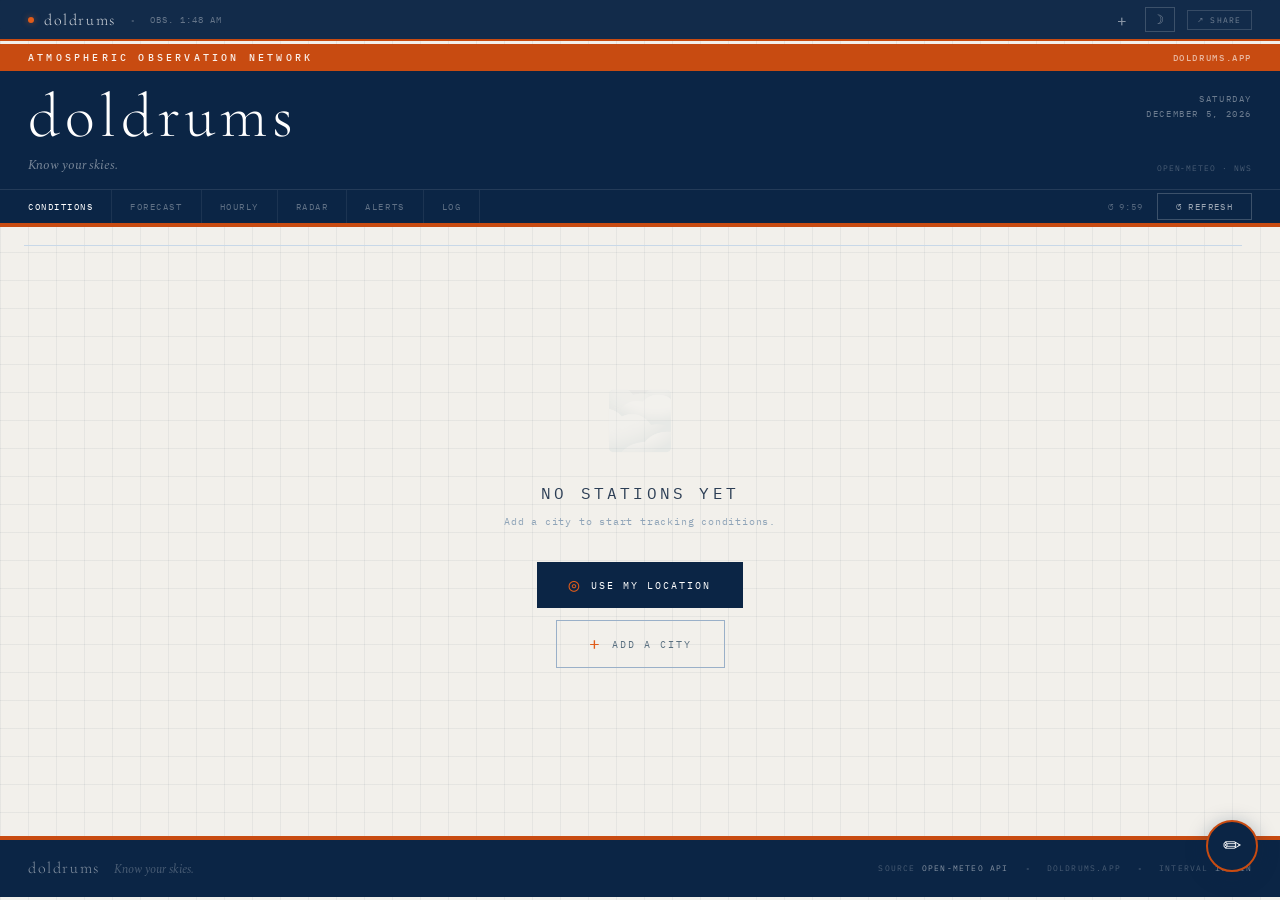
<file: doldrums.html>
<!DOCTYPE html>
<html lang="en">
<head>
  <meta charset="UTF-8">
  <meta name="viewport" content="width=device-width, initial-scale=1.0, maximum-scale=1.0, viewport-fit=cover">
  <title>Doldrums — Know Your Skies</title>
  <meta name="description" content="Live weather for the places you care about. Real-time conditions, 7-day forecasts, and atmospheric data for your locations.">
  <meta name="theme-color" content="#0b2545">
  <link rel="canonical" href="https://doldrums.app">

  <!-- Open Graph -->
  <meta property="og:type" content="website">
  <meta property="og:url" content="https://doldrums.app">
  <meta property="og:site_name" content="Doldrums">
  <meta property="og:title" content="Doldrums — Know Your Skies">
  <meta property="og:description" content="Live weather for the places you care about. Real-time conditions, 7-day forecasts, and atmospheric data for your locations.">
  <meta property="og:image" content="https://doldrums.app/og-image.png">
  <meta property="og:image:width" content="1200">
  <meta property="og:image:height" content="630">

  <!-- Twitter Card -->
  <meta name="twitter:card" content="summary_large_image">
  <meta name="twitter:title" content="Doldrums — Know Your Skies">
  <meta name="twitter:description" content="Live weather for the places you care about.">
  <meta name="twitter:image" content="https://doldrums.app/og-image.png">

  <!-- Favicon -->
  <link rel="icon" type="image/png" href="/icon-512.png">
  <link rel="apple-touch-icon" href="/icon-180.png?v=2">
  <link rel="apple-touch-icon" sizes="180x180" href="/icon-180.png?v=2">
  <link rel="apple-touch-icon" sizes="167x167" href="/icon-167.png?v=2">
  <link rel="apple-touch-icon" sizes="152x152" href="/icon-152.png?v=2">
  <link rel="apple-touch-icon-precomposed" href="/icon-180.png?v=2">

  <!-- PWA -->
  <link rel="manifest" href='data:application/json,{"name":"Doldrums","short_name":"Doldrums","description":"Know your skies.","start_url":"/doldrums.html","display":"standalone","background_color":"#0b2545","theme_color":"#0b2545","icons":[{"src":"/icon-512.png","sizes":"512x512","type":"image/png","purpose":"any maskable"}]}'>
  <meta name="apple-mobile-web-app-capable" content="yes">
  <meta name="apple-mobile-web-app-status-bar-style" content="black-translucent">
  <meta name="apple-mobile-web-app-title" content="Doldrums">
  <meta name="mobile-web-app-capable" content="yes">
  <link rel="preconnect" href="https://fonts.googleapis.com">
  <link href="https://fonts.googleapis.com/css2?family=Cormorant+Garamond:ital,wght@0,300;0,400;0,600;1,300;1,400&family=IBM+Plex+Mono:wght@300;400;500&family=Spectral:ital,wght@1,300;1,400&display=swap" rel="stylesheet">
  <style>
    *, *::before, *::after { margin:0; padding:0; box-sizing:border-box; }

    :root {
      --navy:       #0b2545;
      --navy2:      #1a3a6b;
      --navy3:      #254f8f;
      --navy-pale:  #dce8f5;
      --navy-dim:   rgba(11,37,69,0.06);
      --ice:        #f2f0eb;
      --ice2:       #ebe8e1;
      --white:      #faf8f5;
      --orange:     #c84b11;
      --orange2:    #e05c1a;
      --orange-dim: rgba(200,75,17,0.08);
      --ink:        #0b1929;
      --ink2:       #2c3e55;
      --ink3:       #5a7080;
      --ink4:       #8fa4b8;
      --ink5:       #c0d0de;
      --grid:       rgba(11,37,69,0.055);
      --rule:       #c8d8e8;
      --rule-dk:    #9ab0c8;
      --shadow:     0 1px 4px rgba(11,37,69,0.10), 0 2px 12px rgba(11,37,69,0.06);
      --shadow-lg:  0 4px 32px rgba(11,37,69,0.14), 0 1px 4px rgba(11,37,69,0.08);
    }

    html { scroll-behavior:smooth; }

    /* ── NATIVE APP GLOBALS ─────────────────────────────────────────────────── */
    html, body {
      overscroll-behavior: none;
      -webkit-overflow-scrolling: touch;
    }
    * {
      -webkit-user-select: none;
      user-select: none;
      -webkit-touch-callout: none;
      -webkit-tap-highlight-color: transparent;
      cursor: default;
    }
    input, textarea, [contenteditable] {
      -webkit-user-select: text;
      user-select: text;
      cursor: text;
    }

    /* ── TOUCH ACTIVE STATES (replace hover) ────────────────────────────── */
    @media (hover: none) {
      /* Kill all hover effects on touch devices */
      .card:hover { transform: none !important; box-shadow: var(--shadow) !important; }
      .refresh-btn:hover { background: transparent !important; color: rgba(255,255,255,0.6) !important; border-color: rgba(255,255,255,0.2) !important; }
      .nav-item:hover { color: rgba(255,255,255,0.35) !important; }
      .summary-pill:hover { background: none !important; }
      /* Add active press states instead */
      .bottom-nav-item:active { opacity: 0.6; }
      .card:active { opacity: 0.95; }
      button:active { opacity: 0.7; }
    }
    body {
      -webkit-font-smoothing: antialiased;
      -moz-osx-font-smoothing: grayscale;
      font-family:'IBM Plex Mono', monospace;
      background-color: var(--ice);
      background-image:
        linear-gradient(var(--grid) 1px, transparent 1px),
        linear-gradient(90deg, var(--grid) 1px, transparent 1px);
      background-size: 28px 28px;
      min-height:100vh;
      color:var(--ink);
    }

    @media(max-width:600px) {
      body {
        background-image: none;
        background-color: #f0ede8;
      }
    }

    /* MASTHEAD */
    .masthead { position:relative;z-index:10;background:var(--navy);border-bottom:4px solid var(--orange); }

    .masthead-top {
      padding:18px 28px 14px;
      display:flex;align-items:stretch;justify-content:space-between;gap:24px;
      border-bottom:1px solid rgba(255,255,255,0.1);
    }

    .masthead-left { display:flex;flex-direction:column;justify-content:center; }

    /* AON BAND */
    .aon-band {
      background: var(--orange);
      padding: 7px 28px;
      font-size: 10px;
      font-weight: 500;
      letter-spacing: .32em;
      text-transform: uppercase;
      color: rgba(255,255,255,0.92);
      display: flex;
      align-items: center;
      justify-content: space-between;
    }

    .aon-band-right {
      font-size: 9px;
      letter-spacing: .18em;
      color: rgba(255,255,255,0.6);
    }

    .brand-eyebrow {
      display: none;
    }

    .brand-wordmark {
      font-family:'Cormorant Garamond',serif;font-size:62px;font-weight:300;
      letter-spacing:.08em;text-transform:lowercase;color:#fff;line-height:.9;
    }

    .brand-tagline {
      font-family:'Spectral',serif;font-style:italic;font-size:13px;
      color:rgba(255,255,255,0.45);margin-top:10px;
    }

    .masthead-right {
      display:flex;flex-direction:column;align-items:flex-end;
      justify-content:space-between;padding:2px 0;
    }

    .masthead-date {
      font-size:9px;color:rgba(255,255,255,0.4);letter-spacing:.18em;
      text-transform:uppercase;text-align:right;line-height:1.7;
    }

    .masthead-coords { font-size:8px;color:rgba(255,255,255,0.25);letter-spacing:.12em;text-transform:uppercase; }

    .masthead-nav-strip {
      padding:0 28px;display:flex;align-items:center;justify-content:space-between;
    }

    .masthead-nav { display:flex;gap:0; }

    .nav-item {
      font-size:8.5px;letter-spacing:.18em;text-transform:uppercase;
      color:rgba(255,255,255,0.35);padding:11px 18px;
      border-right:1px solid rgba(255,255,255,0.07);cursor:default;transition:color .2s;
    }

    .nav-item:first-child { padding-left:0; }
    .nav-item:hover { color:rgba(255,255,255,0.65); }
    .nav-item.active { color:#fff; }

    .masthead-actions { display:flex;align-items:center;gap:14px; }

    .countdown-txt { font-size:9px;color:rgba(255,255,255,0.3);letter-spacing:.1em;display:none; }
    @media(min-width:520px){ .countdown-txt{display:block;} }

    .refresh-btn {
      background:transparent;color:rgba(255,255,255,0.6);border:1px solid rgba(255,255,255,0.2);
      padding:7px 18px;font-family:'IBM Plex Mono',monospace;font-size:8.5px;cursor:pointer;
      letter-spacing:.16em;text-transform:uppercase;display:flex;align-items:center;gap:6px;transition:all .2s;
    }
    .refresh-btn:hover { background:rgba(255,255,255,0.08);color:#fff;border-color:rgba(255,255,255,0.4); }
    .refresh-btn:disabled { opacity:.3;cursor:not-allowed; }
    .spin { animation:spin 1.8s linear infinite;display:inline-block; }
    @keyframes spin { to{transform:rotate(360deg);} }

    /* STICKY BAR */
    .sticky-bar {
      position: fixed;
      top: 0; left: 0; right: 0;
      z-index: 200;
      background: rgba(11,37,69,0.97);
      backdrop-filter: blur(20px);
      -webkit-backdrop-filter: blur(20px);
      border-bottom: 2px solid var(--orange);
      padding: 7px 28px;
      padding-top: calc(7px + env(safe-area-inset-top));
      display: flex;
      align-items: center;
      justify-content: space-between;
    }
    /* Push body content below the fixed sticky bar */
    body.has-sticky { padding-top: calc(44px + env(safe-area-inset-top)); }

    .sticky-left { display:flex;align-items:center;gap:10px; }

    .live-dot {
      width:6px;height:6px;border-radius:50%;background:var(--orange2);
      animation:pulse 3s ease-in-out infinite;flex-shrink:0;box-shadow:0 0 6px rgba(224,92,26,0.5);
    }
    @keyframes pulse { 0%,100%{opacity:1;}50%{opacity:.3;} }

    .sticky-wordmark {
      font-family:'Cormorant Garamond',serif;font-size:16px;font-weight:300;
      letter-spacing:.1em;text-transform:lowercase;color:rgba(255,255,255,0.8);
    }

    .sticky-sep { color:rgba(255,255,255,0.2);margin:0 2px; }
    .sticky-status { font-size:8.5px;color:rgba(255,255,255,0.35);letter-spacing:.12em;text-transform:uppercase; }

    /* SUMMARY STRIP */
    .summary-bar { position:relative;z-index:9;background:var(--navy);border-bottom:1px solid rgba(255,255,255,0.08); }

    .summary-scroll { display:flex;overflow-x:auto;scrollbar-width:none; }
    .summary-scroll::-webkit-scrollbar{display:none;}

    .summary-pill {
      flex:0 0 auto;display:flex;align-items:center;gap:8px;
      padding:10px 20px;border-right:1px solid rgba(255,255,255,0.07);
      cursor:pointer;transition:background .2s;
    }
    .summary-pill:hover { background:rgba(255,255,255,0.05); }

    .sum-icon { display:flex;align-items:center; }
    .sum-icon svg { width:18px;height:18px; }

    .sum-name {
      font-family:'Cormorant Garamond',serif;font-size:14px;
      color:rgba(255,255,255,0.65);letter-spacing:.04em;
    }

    .sum-temp { font-size:10px;color:var(--orange2);font-weight:500;letter-spacing:.06em;margin-top:1px; }

    /* ADD CITY BUTTON in strip */
    .add-city-pill {
      flex:0 0 auto;display:flex;align-items:center;gap:7px;
      padding:10px 20px;cursor:pointer;transition:background .2s;
      color:rgba(255,255,255,0.35);font-size:9px;letter-spacing:.18em;text-transform:uppercase;
      border-left:1px solid rgba(255,255,255,0.07);
    }
    .add-city-pill:hover { background:rgba(255,255,255,0.05);color:rgba(255,255,255,0.7); }
    .add-city-plus { font-size:16px;line-height:1;color:var(--orange2); }

    /* SECTION HEAD */
    .section-head {
      position:relative;z-index:9;padding:18px 24px 10px;
      display:flex;align-items:center;gap:14px;
    }

    .section-label {
      font-size:11px;
      letter-spacing:.32em;
      text-transform:uppercase;
      color:var(--ink2);
      flex-shrink:0;
      font-weight:500;
    }
    .section-line { flex:1;height:1px;background:var(--rule); }
    .section-count { font-size:8px;color:var(--ink5);letter-spacing:.12em; }

    /* MAIN */
    main { position:relative;z-index:9;padding:0 16px 40px; -webkit-overflow-scrolling:touch; }

    .grid { display:grid;grid-template-columns:1fr;gap:14px; }
    @media(min-width:600px){ .grid{grid-template-columns:repeat(2,1fr);} }
    @media(min-width:980px){ .grid{grid-template-columns:repeat(3,1fr);} }

    /* CARD */
    .card {
      background:var(--white);border:1px solid var(--rule);overflow:hidden;
      box-shadow:var(--shadow);transition:box-shadow .3s,transform .3s;
      animation:cardIn .6s cubic-bezier(.22,1,.36,1) both;position:relative;
    }

    .card::before {
      content:'';position:absolute;inset:0;pointer-events:none;
      background-image:linear-gradient(rgba(11,37,69,.03) 1px,transparent 1px),linear-gradient(90deg,rgba(11,37,69,.03) 1px,transparent 1px);
      background-size:28px 28px;
    }

    @keyframes cardIn { from{opacity:0;transform:translateY(10px);}to{opacity:1;transform:translateY(0);} }
    .card:hover { box-shadow:var(--shadow-lg);transform:translateY(-2px); }

    .card-bar { height:4px;background:var(--navy);position:relative;z-index:1; }
    .card.clear  .card-bar { background:var(--orange); }
    .card.cloudy .card-bar { background:var(--navy3); }
    .card.rainy  .card-bar { background:#2a6496; }
    .card.snowy  .card-bar { background:#5b9ec9; }
    .card.stormy .card-bar { background:#5a3e8a; }
    .card.foggy  .card-bar { background:#607080; }

    /* CARD HEAD */
    .card-head {
      padding:14px 18px 12px;display:flex;justify-content:space-between;align-items:flex-start;
      border-bottom:1px solid var(--rule);background:var(--ice);position:relative;z-index:1;
    }

    .station-id { font-size:7.5px;letter-spacing:.22em;text-transform:uppercase;color:var(--navy2);margin-bottom:5px;font-weight:500; }
    .location-name { font-family:'IBM Plex Mono',monospace;font-size:18px;font-weight:300;letter-spacing:.04em;color:var(--ink);line-height:1.1; }
    .location-sub { font-size:8px;color:var(--ink4);letter-spacing:.14em;text-transform:uppercase;margin-top:5px; }

    .card-head-right { display:flex;flex-direction:column;align-items:flex-end;gap:6px; }

    .card-icon { width:36px;height:36px;display:flex;align-items:center;justify-content:center; }
    .card-icon svg { width:100%;height:100%; }

    .card-cond {
      font-family:'IBM Plex Mono',monospace;font-size:8.5px;color:var(--ink3);
      letter-spacing:.12em;text-transform:uppercase;
    }

    .remove-btn {
      font-size:13px;color:var(--ink5);background:none;border:none;cursor:pointer;
      padding:2px 4px;transition:color .2s;line-height:1;opacity:0.35;
    }
    .remove-btn:hover { color:var(--orange);opacity:1; }

    /* TEMP HERO */
    .temp-hero {
      padding:10px 18px 8px;display:flex;align-items:flex-end;
      border-bottom:1px solid var(--rule);position:relative;z-index:1;
    }

    .temp-numeral {
      font-family:'IBM Plex Mono',monospace;font-size:72px;font-weight:300;
      line-height:.87;letter-spacing:-.02em;color:var(--navy);
    }

    .temp-degree {
      font-family:'IBM Plex Mono',monospace;font-size:22px;font-weight:300;
      color:var(--ink4);align-self:flex-start;margin-top:8px;
    }

    .temp-right {
      margin-left:14px;padding-left:14px;border-left:1px solid var(--rule);
      padding-bottom:5px;flex:1;
    }

    .feels-label { font-size:7.5px;letter-spacing:.18em;text-transform:uppercase;color:var(--ink4);margin-bottom:4px; }
    .feels-val { font-family:'IBM Plex Mono',monospace;font-size:20px;font-weight:300;color:var(--navy2);line-height:1; }
    .obs-time { font-size:7.5px;color:var(--ink5);letter-spacing:.12em;text-transform:uppercase;margin-top:10px; }

    /* READINGS */
    .readings { display:grid;grid-template-columns:repeat(3,1fr);position:relative;z-index:1; }
    .readings-2col { grid-template-columns:repeat(2,1fr); }

    .reading {
      padding:10px 14px;border-right:1px solid var(--rule);
      border-bottom:1px solid var(--rule);border-top:1px solid var(--rule);
    }
    .reading:last-child { border-right:none; }

    .reading-label { font-size:7px;letter-spacing:.2em;text-transform:uppercase;color:var(--ink4);margin-bottom:5px; }

    .reading-val {
      font-family:'IBM Plex Mono',monospace;font-size:22px;font-weight:300;
      color:var(--navy);line-height:1;
    }

    .reading-unit { font-family:'IBM Plex Mono',monospace;font-size:8px;color:var(--ink4);font-weight:300; }
    .reading-note { font-size:8px;color:var(--ink4);margin-top:3px;letter-spacing:.05em; }

    /* FORECAST */
    .forecast { border-top:1px solid var(--rule);position:relative;z-index:1; }

    .forecast-header {
      padding:7px 14px;display:flex;align-items:center;gap:10px;
      border-bottom:1px solid var(--rule);background:var(--ice);
    }

    .forecast-label { font-size:7.5px;letter-spacing:.22em;text-transform:uppercase;color:var(--ink4); }
    .forecast-rule { flex:1;height:1px;background:var(--rule); }

    .forecast-strip { display:flex;overflow-x:auto;scrollbar-width:none; }
    .forecast-strip::-webkit-scrollbar{display:none;}

    .fc-day {
      flex:1 0 0;min-width:42px;display:flex;flex-direction:column;align-items:center;
      padding:9px 3px 10px;border-right:1px solid var(--rule);gap:4px;transition:background .2s;cursor:default;
    }

    .fc-day:last-child { border-right:none; }
    .fc-day:hover { background:var(--navy-dim); }
    .fc-day.today { background:var(--navy-dim);border-top:2px solid var(--navy3); }

    .fc-name { font-size:7.5px;color:var(--ink4);text-transform:uppercase;letter-spacing:.1em; }
    .fc-day.today .fc-name { color:var(--navy2);font-weight:500; }
    .fc-icon { display:flex;align-items:center;justify-content:center;margin:2px 0; }
    .fc-icon svg { width:20px;height:20px; }
    .fc-hi { font-family:'IBM Plex Mono',monospace;font-size:13px;font-weight:400;color:var(--navy);line-height:1; }
    .fc-lo { font-size:9.5px;color:var(--ink4); }
    .fc-rain { font-size:7.5px;color:var(--navy3);letter-spacing:.03em; }

    /* SKELETON */
    .skel-wrap { padding:18px;position:relative;z-index:1; }
    .skel {
      background:linear-gradient(90deg,var(--ice2) 25%,var(--ice) 50%,var(--ice2) 75%);
      background-size:200% 100%;animation:shimmer 2s ease-in-out infinite;margin-bottom:10px;
    }
    @keyframes shimmer { 0%{background-position:200% 0;}100%{background-position:-200% 0;} }

    .error-wrap { padding:28px 18px;text-align:center;position:relative;z-index:1; }
    .error-text { font-size:9px;color:var(--orange);letter-spacing:.1em; }

    /* EMPTY STATE */
    .empty-state {
      position:relative;z-index:9;
      display:flex;flex-direction:column;align-items:center;justify-content:center;
      min-height:60vh;padding:40px 20px;text-align:center;
    }

    .empty-icon {
      font-size:56px;opacity:0.25;margin-bottom:28px;
      filter:grayscale(0.5);
    }

    .empty-title {
      font-family:'IBM Plex Mono',monospace;font-size:16px;font-weight:400;
      letter-spacing:.2em;text-transform:uppercase;color:var(--ink2);
      margin-bottom:10px;
    }

    .empty-sub {
      font-family:'IBM Plex Mono',monospace;font-size:10px;
      color:var(--ink4);margin-bottom:32px;letter-spacing:.08em;line-height:1.7;
    }

    .empty-btn {
      background:var(--navy);color:#fff;border:none;padding:14px 32px;
      font-family:'IBM Plex Mono',monospace;font-size:10px;letter-spacing:.2em;
      text-transform:uppercase;cursor:pointer;transition:background .2s;
      display:flex;align-items:center;gap:10px;
    }

    .empty-btn:hover { background:var(--navy2); }
    .empty-btn-plus { font-size:18px;color:var(--orange2);line-height:1; }

    /* FOOTER */
    footer {
      position:relative;z-index:9;background:var(--navy);border-top:4px solid var(--orange);
      padding:18px 28px;display:flex;align-items:center;justify-content:space-between;flex-wrap:wrap;gap:12px;
    }

    .footer-left { display:flex;align-items:baseline;gap:14px; }
    .footer-name { font-family:'Cormorant Garamond',serif;font-size:16px;font-weight:300;letter-spacing:.1em;text-transform:lowercase;color:rgba(255,255,255,0.5); }
    .footer-tagline { font-family:'Spectral',serif;font-style:italic;font-size:12px;color:rgba(255,255,255,0.25); }
    .footer-right { display:flex;align-items:center;gap:14px;flex-wrap:wrap; }
    .footer-item { font-size:7.5px;letter-spacing:.16em;text-transform:uppercase;color:rgba(255,255,255,0.25); }
    .footer-item span { color:rgba(255,255,255,0.5); }
    .footer-sep { color:rgba(255,255,255,0.15); }

    /* ── ADD CITY MODAL ── */
    .modal-overlay {
      position:fixed;inset:0;z-index:1000;
      background:rgba(11,25,41,0.7);
      backdrop-filter:blur(8px);-webkit-backdrop-filter:blur(8px);
      display:flex;align-items:center;justify-content:center;
      opacity:0;pointer-events:none;transition:opacity .25s;
    }

    .modal-overlay.open { opacity:1;pointer-events:all; }

    .modal {
      background:var(--white);border:1px solid var(--rule);
      width:100%;max-width:460px;margin:16px;
      box-shadow:0 24px 64px rgba(11,37,69,0.35);
      transform:translateY(12px);transition:transform .25s;
    }

    .modal-overlay.open .modal { transform:translateY(0); }

    .modal-head {
      background:var(--navy);padding:16px 20px;
      display:flex;align-items:center;justify-content:space-between;
      border-bottom:3px solid var(--orange);
    }

    .modal-title {
      font-family:'Cormorant Garamond',serif;font-size:22px;font-weight:300;
      letter-spacing:.08em;text-transform:uppercase;color:#fff;
    }

    .modal-close {
      background:none;border:none;color:rgba(255,255,255,0.4);cursor:pointer;
      font-size:18px;line-height:1;padding:4px;transition:color .2s;
    }
    .modal-close:hover { color:#fff; }

    .modal-body { padding:20px; }

    .modal-label {
      font-size:8px;letter-spacing:.22em;text-transform:uppercase;color:var(--ink4);margin-bottom:8px;
    }

    .modal-input-wrap { display:flex;gap:8px; }

    .modal-input {
      flex:1;background:var(--ice);border:1px solid var(--rule-dk);
      padding:10px 14px;font-family:'IBM Plex Mono',monospace;font-size:13px;
      color:var(--ink);outline:none;transition:border-color .2s;
    }
    .modal-input::placeholder { color:var(--ink5); }
    .modal-input:focus { border-color:var(--navy3); }

    .modal-search-btn {
      background:var(--navy);color:#fff;border:none;padding:10px 18px;
      font-family:'IBM Plex Mono',monospace;font-size:9px;letter-spacing:.16em;
      text-transform:uppercase;cursor:pointer;transition:background .2s;flex-shrink:0;
    }
    .modal-search-btn:hover { background:var(--navy2); }
    .modal-search-btn:disabled { opacity:.4;cursor:not-allowed; }

    .modal-results { margin-top:14px; }

    .modal-result-item {
      display:flex;align-items:center;justify-content:space-between;
      padding:10px 14px;border:1px solid var(--rule);margin-bottom:6px;
      cursor:pointer;transition:background .2s;background:var(--ice);
    }
    .modal-result-item:hover { background:var(--navy-pale); }

    .result-name {
      font-family:'Cormorant Garamond',serif;font-size:18px;font-weight:300;color:var(--ink);
    }

    .result-meta { font-size:8px;color:var(--ink4);letter-spacing:.1em;text-transform:uppercase;margin-top:3px; }

    .result-add {
      font-size:8px;letter-spacing:.16em;text-transform:uppercase;color:var(--navy3);
      background:none;border:1px solid var(--rule-dk);padding:5px 12px;cursor:pointer;
      font-family:'IBM Plex Mono',monospace;transition:all .2s;flex-shrink:0;
    }
    .result-add:hover { background:var(--navy);color:#fff;border-color:var(--navy); }

    .modal-status {
      font-size:9px;color:var(--ink4);letter-spacing:.1em;text-transform:uppercase;
      text-align:center;padding:16px 0;
    }
    .modal-status.error { color:var(--orange); }

    /* Geo button */
    .geo-btn {
      width:100%;background:var(--ice);border:1px solid var(--rule);
      padding:10px 14px;font-family:'IBM Plex Mono',monospace;font-size:9px;
      letter-spacing:.16em;text-transform:uppercase;cursor:pointer;
      color:var(--ink3);transition:all .2s;display:flex;align-items:center;
      gap:8px;margin-bottom:14px;
    }
    .geo-btn:hover { background:var(--navy-pale);color:var(--navy);border-color:var(--navy3); }
    .geo-btn:disabled { opacity:.4;cursor:not-allowed; }
    .geo-icon { font-size:14px; }

    .modal-divider {
      display:flex;align-items:center;gap:10px;margin-bottom:14px;
      font-size:8px;color:var(--ink5);letter-spacing:.14em;text-transform:uppercase;
    }
    .modal-divider::before,.modal-divider::after {
      content:'';flex:1;height:1px;background:var(--rule);
    }

    /* Share strip */
    .share-strip {
      position:fixed;bottom:0;left:0;right:0;z-index:150;
      background:var(--navy);border-top:3px solid var(--orange);
      padding:12px 20px;display:flex;align-items:center;
      justify-content:space-between;gap:12px;
      transform:translateY(100%);transition:transform .3s cubic-bezier(.22,1,.36,1);
    }
    .share-strip.open { transform:translateY(0); }
    .share-url {
      font-size:10px;color:rgba(255,255,255,0.6);
      letter-spacing:.06em;overflow:hidden;text-overflow:ellipsis;
      white-space:nowrap;flex:1;font-family:'IBM Plex Mono',monospace;
    }
    .share-copy-btn {
      background:var(--orange);color:#fff;border:none;
      padding:7px 16px;font-family:'IBM Plex Mono',monospace;
      font-size:9px;letter-spacing:.14em;text-transform:uppercase;
      cursor:pointer;flex-shrink:0;transition:background .2s;
    }
    .share-copy-btn:hover { background:var(--orange2); }
    .share-close {
      background:none;border:none;color:rgba(255,255,255,0.4);
      cursor:pointer;font-size:18px;padding:0 4px;flex-shrink:0;
    }

    /* ── MOBILE ── */
    @media(max-width:540px){
      /* AON band — single line */
      .aon-band { font-size:8px; letter-spacing:.18em; padding:6px 16px; }
      .aon-band-right { display:none; }

      /* Masthead */
      .masthead-top { padding:14px 16px 10px; gap:12px; }
      .brand-wordmark { font-size:44px; }
      .brand-tagline { font-size:11px; margin-top:6px; }
      .masthead-right { display:none; }

      /* Nav */
      .masthead-nav-strip { padding:0 16px; overflow-x:auto; }
      .masthead-nav { gap:0; flex-shrink:0; }
      .nav-item { padding:10px 10px; font-size:7.5px; letter-spacing:.12em; white-space:nowrap; }
      .masthead-actions { gap:8px; flex-shrink:0; }
      .countdown-txt { display:none !important; }
      .refresh-btn { padding:6px 12px; font-size:8px; white-space:nowrap; }

      /* Sticky */
    @media(max-width:600px) {
      .sticky-bar { padding: 6px 12px; padding-top: calc(6px + env(safe-area-inset-top)); }
      .sticky-share-btn { display:none; }
      .dark-toggle { padding:4px 8px; font-size:14px; border:none; }
    }

      /* Summary */
      .summary-pill { padding:9px 14px; }
      .sum-name { font-size:12px; }

      /* Section head */
      .section-head { padding:14px 16px 8px; }
      .section-label { font-size:9px; letter-spacing:.2em; }

      /* Main */
      main { padding:0 10px 28px; }
      .grid { gap:0; }

      /* Card */
      .card-head { padding:12px 14px 10px; }
      .location-name { font-size:24px; }
      .temp-numeral { font-size:80px; }
      .reading-val { font-size:24px; }

      /* Forecast table — scroll horizontally */
      .forecast-view { padding:0 10px 28px; overflow-x:auto; -webkit-overflow-scrolling:touch; }
      .fv-table { min-width:420px; }
    }

    /* Global overflow fix */
    html, body { overflow-x:hidden; max-width:100vw; }
    .forecast-view {
      position:relative;z-index:9;
      padding:0 16px 40px;
    }

    .fv-table {
      width:100%;
      border-collapse:collapse;
      background:var(--white);
      border:1px solid var(--rule);
      box-shadow:var(--shadow);
    }

    .fv-th {
      background:var(--navy);
      color:rgba(255,255,255,0.7);
      font-size:8px;
      letter-spacing:.16em;
      text-transform:uppercase;
      padding:8px 10px;
      text-align:center;
      border-right:1px solid rgba(255,255,255,0.08);
      font-weight:400;
      white-space:nowrap;
    }

    .fv-th:first-child { text-align:left; min-width:110px; }
    .fv-th.today-col { color:#fff; border-bottom:2px solid var(--orange); }

    .fv-city {
      padding:0 12px;
      border-bottom:1px solid var(--rule);
      border-right:1px solid var(--rule);
      background:var(--ice);
      vertical-align:middle;
    }

    .fv-city-name {
      font-family:'IBM Plex Mono',monospace;
      font-size:13px;font-weight:300;
      color:var(--ink);letter-spacing:.02em;
      padding:8px 0 1px;
      line-height:1.3;
    }

    .fv-city-state {
      font-size:7px;color:var(--ink4);
      letter-spacing:.14em;text-transform:uppercase;
      padding-bottom:8px;
    }

    .fv-cell {
      padding:8px 6px;
      text-align:center;
      border-right:1px solid var(--rule);
      border-bottom:1px solid var(--rule);
      vertical-align:middle;
      min-width:64px;
    }

    .fv-cell.today-col { background:var(--navy-dim); }

    .fv-icon { display:flex;align-items:center;justify-content:center;margin-bottom:3px; }
    .fv-icon svg { width:20px;height:20px; }

    .fv-hi {
      font-family:'IBM Plex Mono',monospace;
      font-size:13px;font-weight:400;
      color:var(--navy);line-height:1;
    }

    .fv-lo { font-size:9px;color:var(--ink4);margin-top:1px; }

    .fv-precip {
      font-size:7.5px;color:var(--navy3);
      margin-top:2px;letter-spacing:.03em;
    }

    .fv-loading {
      text-align:center;padding:60px 20px;
      font-size:9px;color:var(--ink4);
      letter-spacing:.16em;text-transform:uppercase;
    }

    .fv-empty {
      text-align:center;padding:80px 20px;
      font-size:9px;color:var(--ink4);
      letter-spacing:.16em;text-transform:uppercase;
    }

    /* ── MOBILE FORECAST LIST ─────────────────────────────────────────────── */
    .fv-list-view { padding:0 16px 40px;display:flex;flex-direction:column;gap:14px; }

    .fv-city-card {
      background:var(--white);border:1px solid var(--rule);
      box-shadow:var(--shadow);overflow:hidden;
    }

    .fv-city-head {
      background:var(--navy);padding:10px 16px;
      display:flex;align-items:baseline;gap:8px;
    }
    .fv-city-head-name {
      font-size:13px;font-weight:400;color:#fff;letter-spacing:.04em;
    }
    .fv-city-head-state {
      font-size:8px;color:rgba(255,255,255,0.4);letter-spacing:.14em;text-transform:uppercase;
    }

    .fv-day-row {
      display:grid;
      grid-template-columns:90px 32px 1fr auto;
      align-items:center;gap:10px;
      padding:10px 16px;
      border-bottom:1px solid var(--rule);
      transition:background .15s;
    }
    .fv-day-row:last-child { border-bottom:none; }
    .fv-day-row.fv-today { background:var(--navy-dim); }

    .fv-day-name {
      font-size:10px;font-weight:500;color:var(--ink);letter-spacing:.04em;
    }
    .fv-day-cond {
      font-size:8px;color:var(--ink4);letter-spacing:.04em;margin-top:2px;
    }
    .fv-day-icon { display:flex;align-items:center; }
    .fv-day-icon svg { width:26px;height:26px; }
    .fv-day-temps {
      text-align:right;
    }
    .fv-day-hi { font-size:16px;font-weight:400;color:var(--navy); }
    .fv-day-lo { font-size:10px;color:var(--ink4);margin-left:4px; }
    .fv-day-precip { font-size:8px;color:var(--navy3);margin-top:2px;text-align:right; }

    /* ── PRESSURE VIEW ─────────────────────────────────────────────────────── */
    .pressure-view {
      display:grid;grid-template-columns:1fr;gap:14px;
    }
    @media(min-width:600px){ .pressure-view{grid-template-columns:repeat(2,1fr);} }
    @media(min-width:980px){ .pressure-view{grid-template-columns:repeat(3,1fr);} }

    .pv-card {
      background:var(--white);border:1px solid var(--rule);overflow:hidden;
      box-shadow:var(--shadow);animation:cardIn .6s cubic-bezier(.22,1,.36,1) both;
    }

    .pv-head {
      padding:14px 18px 12px;display:flex;justify-content:space-between;align-items:flex-start;
      border-bottom:1px solid var(--rule);background:var(--ice);
    }

    .pv-head-right { font-size:9px;color:var(--ink4);letter-spacing:.1em;text-transform:uppercase; }

    .pv-main {
      padding:16px 18px 14px;display:flex;align-items:center;gap:22px;
      border-bottom:1px solid var(--rule);
    }

    .pv-big { display:flex;align-items:baseline;gap:5px;flex-shrink:0; }

    .pv-hpa {
      font-family:'IBM Plex Mono',monospace;font-size:56px;font-weight:300;
      line-height:.87;letter-spacing:-.01em;color:var(--navy);
    }

    .pv-unit {
      font-size:10px;color:var(--ink4);letter-spacing:.14em;text-transform:uppercase;
      align-self:flex-end;margin-bottom:7px;
    }

    .pv-info { flex:1;min-width:0; }

    .pv-trend {
      display:flex;align-items:center;gap:7px;margin-bottom:7px;
    }

    .pv-arrow { font-size:18px;line-height:1; }
    .trend-up .pv-arrow { color:var(--orange2); }
    .trend-dn .pv-arrow { color:var(--navy3); }
    .trend-st .pv-arrow { color:var(--ink4); }

    .pv-trend-label { font-size:9px;letter-spacing:.18em;text-transform:uppercase;color:var(--ink3); }

    .pv-class {
      font-size:8px;letter-spacing:.2em;text-transform:uppercase;
      color:var(--ink4);margin-bottom:10px;
    }
    .pv-low { color:var(--navy2); }
    .pv-high { color:var(--orange); }

    .pv-spark { margin-top:2px; }

    .pv-footer {
      padding:8px 18px;background:var(--ice);
      font-size:8.5px;color:var(--ink4);letter-spacing:.08em;
    }
    .pv-fl { text-transform:uppercase;letter-spacing:.16em;margin-right:6px;color:var(--ink5); }
    .pv-fv { color:var(--ink2);font-family:'IBM Plex Mono',monospace;font-size:11px;font-weight:300; }

    /* ── ALERTS VIEW ──────────────────────────────────────────────────────── */
    .alert-view, .log-view { }

    .log-toolbar {
      display:flex;align-items:center;justify-content:space-between;
      padding:10px 0 14px;
    }

    .log-count {
      font-size:9px;color:var(--ink4);letter-spacing:.14em;text-transform:uppercase;
    }

    .log-clear-btn {
      font-family:'IBM Plex Mono',monospace;font-size:8.5px;letter-spacing:.14em;
      text-transform:uppercase;background:none;border:1px solid var(--rule-dk);
      color:var(--ink3);padding:5px 12px;cursor:pointer;transition:all .2s;
    }
    .log-clear-btn:hover { border-color:var(--orange);color:var(--orange); }

    .log-export-btn {
      font-family:'IBM Plex Mono',monospace;font-size:8.5px;letter-spacing:.14em;
      text-transform:uppercase;background:var(--navy);border:1px solid var(--navy);
      color:rgba(255,255,255,0.8);padding:5px 12px;cursor:pointer;transition:all .2s;
    }
    .log-export-btn:hover { background:var(--navy2); }

    .alert-list { display:flex;flex-direction:column;gap:3px; }

    .alert-row {
      display:flex;align-items:flex-start;gap:14px;
      padding:14px 16px;background:var(--white);
      border:1px solid var(--rule);border-left:3px solid var(--orange2);
    }

    .alert-row.severe { border-left-color:#5a3e8a; }

    .alert-row-icon { font-size:22px;flex-shrink:0;line-height:1.2; }

    .alert-row-msg {
      font-family:'IBM Plex Mono',monospace;font-size:13px;font-weight:400;
      color:var(--ink);margin-bottom:5px;letter-spacing:.04em;
    }

    .alert-row-time {
      font-size:8px;color:var(--ink4);letter-spacing:.1em;text-transform:uppercase;
    }

    /* ── LOG VIEW ─────────────────────────────────────────────────────────── */
    .log-stream {
      background:var(--white);border:1px solid var(--rule);
      box-shadow:var(--shadow);overflow:hidden;
    }

    .log-stream-header {
      display:grid;
      grid-template-columns: 88px 1fr auto;
      padding:8px 14px;gap:12px;
      background:var(--navy);border-bottom:2px solid var(--orange);
    }
    .log-sh { font-size:7.5px;letter-spacing:.2em;text-transform:uppercase;color:rgba(255,255,255,0.4);font-weight:400; }
    .log-sh-right { display:flex;gap:20px; }
    .log-sh-r { font-size:7.5px;letter-spacing:.2em;text-transform:uppercase;color:rgba(255,255,255,0.4);font-weight:400; }

    .log-entry {
      display:grid;
      grid-template-columns: 88px 1fr auto;
      align-items:center;
      padding:8px 14px;
      border-bottom:1px solid var(--rule);
      transition:background .15s;
      gap:12px;
    }
    .log-entry:last-child { border-bottom:none; }
    .log-entry:hover { background:var(--ice); }

    .log-entry-time {
      font-size:8px;color:var(--ink4);letter-spacing:.04em;line-height:1.6;
      white-space:nowrap;
    }
    .log-entry-time-date { font-size:7px;color:var(--ink5);display:block; }

    .log-entry-mid {
      display:flex;align-items:center;gap:8px;min-width:0;flex-wrap:wrap;
    }
    .log-entry-loc { font-size:10px;font-weight:500;color:var(--ink);letter-spacing:.03em;white-space:nowrap; }
    .log-entry-state { font-size:7.5px;color:var(--ink4);letter-spacing:.1em;text-transform:uppercase; }
    .log-entry-sep { color:var(--rule-dk);font-size:9px;flex-shrink:0; }
    .log-entry-cond { font-size:9px;color:var(--ink3);letter-spacing:.06em;white-space:nowrap; }

    .log-entry-data { display:flex;align-items:center;gap:18px;flex-shrink:0; }
    .log-entry-val { font-size:11px;color:var(--navy);white-space:nowrap;letter-spacing:.02em; }
    .log-entry-unit { font-size:8px;color:var(--ink4);margin-left:1px; }
    .log-entry-nil { font-size:10px;color:var(--ink5); }

    /* ── INSTALL PROMPT ───────────────────────────────────────────────────── */
    .install-prompt {
      position:fixed;bottom:24px;left:50%;transform:translateX(-50%);z-index:300;
      background:var(--navy);border:1px solid rgba(255,255,255,0.12);
      border-bottom:3px solid var(--orange);padding:14px 18px;
      display:flex;align-items:center;gap:16px;
      box-shadow:0 8px 40px rgba(11,37,69,0.4);
      min-width:280px;max-width:380px;width:calc(100% - 32px);
      animation:slideUp .4s cubic-bezier(.22,1,.36,1);
    }

    @keyframes slideUp {
      from{opacity:0;transform:translateX(-50%) translateY(20px);}
      to  {opacity:1;transform:translateX(-50%) translateY(0);}
    }

    .install-prompt-text { flex:1;min-width:0; }
    .install-prompt-title {
      font-family:'Cormorant Garamond',serif;font-size:19px;color:#fff;
      font-weight:300;letter-spacing:.06em;
    }
    .install-prompt-sub {
      font-size:8px;color:rgba(255,255,255,0.4);letter-spacing:.14em;
      text-transform:uppercase;margin-top:2px;
    }

    .install-btn {
      background:var(--orange);color:#fff;border:none;
      font-family:'IBM Plex Mono',monospace;font-size:8.5px;letter-spacing:.16em;
      text-transform:uppercase;padding:8px 14px;cursor:pointer;flex-shrink:0;
      transition:background .2s;
    }
    .install-btn:hover { background:var(--orange2); }

    .install-dismiss {
      background:none;border:none;color:rgba(255,255,255,0.3);cursor:pointer;
      font-size:17px;padding:0;flex-shrink:0;transition:color .2s;
    }
    .install-dismiss:hover { color:rgba(255,255,255,0.7); }

    /* ── HOURLY VIEW ──────────────────────────────────────────────────────── */
    .hourly-view { display:flex;flex-direction:column;gap:14px;padding:0 16px 40px; }
    @media(max-width:540px){ .hourly-view{padding:0 10px 28px;} }

    .hv-card {
      background:var(--white);border:1px solid var(--rule);overflow:hidden;
      box-shadow:var(--shadow);animation:cardIn .6s cubic-bezier(.22,1,.36,1) both;
    }

    .hv-head {
      padding:12px 18px 10px;display:flex;justify-content:space-between;align-items:center;
      border-bottom:1px solid var(--rule);background:var(--ice);
    }

    .hv-city-name {
      font-family:'IBM Plex Mono',monospace;font-size:15px;font-weight:400;
      letter-spacing:.04em;color:var(--ink);line-height:1.1;
    }
    .hv-city-sub {
      font-size:7.5px;color:var(--ink4);letter-spacing:.16em;text-transform:uppercase;margin-top:4px;
    }
    .hv-head-right {
      font-family:'IBM Plex Mono',monospace;font-size:11px;color:var(--ink4);
      letter-spacing:.08em;
    }

    .hv-strip {
      display:flex;overflow-x:auto;scrollbar-width:thin;
      scrollbar-color:var(--rule) transparent;
    }
    .hv-strip::-webkit-scrollbar { height:3px; }
    .hv-strip::-webkit-scrollbar-thumb { background:var(--rule); }

    .hv-slot {
      flex:0 0 auto;min-width:58px;display:flex;flex-direction:column;align-items:center;
      padding:10px 4px 12px;border-right:1px solid var(--rule);gap:4px;
      transition:background .15s;cursor:default;position:relative;
    }
    .hv-slot:last-child { border-right:none; }
    .hv-slot:hover { background:var(--navy-dim); }
    .hv-slot.now {
      background:var(--navy-dim);
    }
    .hv-slot.now::after {
      content:'Now';position:absolute;top:0;left:50%;transform:translateX(-50%);
      font-size:6px;letter-spacing:.14em;text-transform:uppercase;
      background:var(--navy);color:#fff;padding:2px 5px;
    }

    .hv-time { font-size:8px;color:var(--ink4);letter-spacing:.08em;text-transform:uppercase;margin-top:4px; }
    .hv-slot.now .hv-time { color:var(--navy2);font-weight:500; }
    .hv-icon { display:flex;align-items:center;justify-content:center; }
    .hv-icon svg { width:22px;height:22px; }
    .hv-temp {
      font-family:'IBM Plex Mono',monospace;font-size:14px;font-weight:300;
      color:var(--navy);line-height:1;
    }
    .hv-precip-wrap {
      width:36px;display:flex;flex-direction:column;align-items:center;gap:2px;
    }
    .hv-precip-bar-bg {
      width:100%;height:3px;background:var(--rule);border-radius:2px;overflow:hidden;
    }
    .hv-precip-bar {
      height:100%;background:var(--navy3);border-radius:2px;transition:width .3s;
    }
    .hv-precip-pct {
      font-size:8px;color:var(--navy3);letter-spacing:.04em;
    }
    .hv-precip-pct.zero { color:var(--ink5); }

    .hv-loading {
      text-align:center;padding:48px 20px;font-size:9px;
      color:var(--ink4);letter-spacing:.16em;text-transform:uppercase;
    }

    /* ── RADAR VIEW ───────────────────────────────────────────────────────── */
    .radar-view {
      display:flex;flex-direction:column;
      height:calc(100vh - 220px);min-height:420px;
      margin:0 16px 40px;
      border:1px solid var(--rule);overflow:hidden;
      box-shadow:var(--shadow-lg);
    }
    @media(max-width:540px){ .radar-view{margin:0 10px 28px;height:calc(100vh - 200px);} }

    #radar-map { flex:1;width:100%;background:var(--navy);touch-action:none; }

    .radar-controls {
      flex-shrink:0;background:var(--navy);border-top:2px solid var(--orange);
      padding:9px 16px;display:flex;align-items:center;gap:12px;
    }

    .radar-play-btn {
      background:var(--orange);color:#fff;border:none;
      width:28px;height:28px;display:flex;align-items:center;justify-content:center;
      cursor:pointer;font-size:12px;flex-shrink:0;transition:background .2s;
    }
    .radar-play-btn:hover { background:var(--orange2); }

    .radar-timeline {
      flex:1;display:flex;align-items:center;gap:6px;overflow:hidden;
    }

    .radar-frames {
      flex:1;display:flex;gap:2px;height:20px;align-items:flex-end;
    }

    .radar-frame-tick {
      flex:1;background:rgba(255,255,255,0.15);cursor:pointer;
      transition:background .15s;min-width:4px;height:12px;
      border-radius:1px;
    }
    .radar-frame-tick:hover { background:rgba(255,255,255,0.35); }
    .radar-frame-tick.active { background:var(--orange2);height:20px; }

    .radar-time-label {
      font-size:9px;color:rgba(255,255,255,0.5);letter-spacing:.1em;
      text-transform:uppercase;flex-shrink:0;min-width:80px;text-align:right;
    }

    .radar-status {
      font-size:8.5px;color:rgba(255,255,255,0.4);letter-spacing:.1em;
      text-transform:uppercase;flex-shrink:0;
    }

    .radar-legend {
      display:flex;align-items:center;gap:8px;flex-shrink:0;
    }
    .radar-legend-bar {
      width:60px;height:6px;
      background:linear-gradient(to right,
        rgba(0,80,255,0.6), rgba(0,180,255,0.6),
        rgba(0,220,120,0.6), rgba(200,220,0,0.6),
        rgba(255,160,0,0.6), rgba(255,40,0,0.7)
      );
      border-radius:2px;
    }
    .radar-legend-label { font-size:7.5px;color:rgba(255,255,255,0.35);letter-spacing:.1em;text-transform:uppercase; }

    .radar-error {
      display:flex;align-items:center;justify-content:center;
      height:100%;color:rgba(255,255,255,0.3);font-size:10px;
      letter-spacing:.14em;text-transform:uppercase;text-align:center;padding:20px;
    }

    /* ── DARK MODE ────────────────────────────────────────────────────────── */
    body.dark {
      --ice:        #111820;
      --ice2:       #161e28;
      --white:      #192435;
      --rule:       #253545;
      --rule-dk:    #2e4460;
      --ink:        #dce8f5;
      --ink2:       #a8c0d8;
      --ink3:       #7090a8;
      --ink4:       #4a6070;
      --ink5:       #304050;
      --grid:       rgba(220,232,245,0.035);
      --navy-dim:   rgba(220,232,245,0.05);
      --navy-pale:  #1e3050;
      --shadow:     0 1px 4px rgba(0,0,0,0.35), 0 2px 12px rgba(0,0,0,0.25);
      --shadow-lg:  0 4px 32px rgba(0,0,0,0.5), 0 1px 4px rgba(0,0,0,0.35);
    }

    .dark-toggle {
      background:none;border:1px solid rgba(255,255,255,0.18);
      color:rgba(255,255,255,0.45);font-family:'IBM Plex Mono',monospace;
      font-size:13px;padding:5px 10px;cursor:pointer;
      transition:all .2s;line-height:1;
    }
    .dark-toggle:hover { background:rgba(255,255,255,0.08);color:#fff;border-color:rgba(255,255,255,0.4); }

    /* ── SUNRISE/SUNSET ROW ───────────────────────────────────────────────── */
    .sun-row {
      display:flex;align-items:center;justify-content:space-between;
      padding:8px 18px;border-top:1px solid var(--rule);
      background:var(--ice);position:relative;z-index:1;
    }
    .sun-item { display:flex;align-items:center;gap:7px; }
    .sun-icon { font-size:13px;opacity:.7; }
    .sun-label { font-size:7px;letter-spacing:.18em;text-transform:uppercase;color:var(--ink4);margin-bottom:2px; }
    .sun-time {
      font-family:'IBM Plex Mono',monospace;font-size:12px;font-weight:300;
      color:var(--ink2);line-height:1;
    }
    .sun-sep { color:var(--ink5);font-size:10px; }
    .sun-uv {
      display:flex;align-items:center;gap:6px;
    }
    .sun-uv-val {
      font-family:'IBM Plex Mono',monospace;font-size:13px;font-weight:400;line-height:1;
    }
    .sun-uv-label { font-size:7px;letter-spacing:.14em;text-transform:uppercase; }

    /* ── LOG NOTE COMPOSER ────────────────────────────────────────────────── */
    .note-composer {
      background:var(--white);border:1px solid var(--rule);
      border-left:3px solid var(--navy3);margin-bottom:16px;
      box-shadow:var(--shadow);
    }
    .note-composer-head {
      padding:8px 14px;background:var(--ice);border-bottom:1px solid var(--rule);
      font-size:8px;letter-spacing:.2em;text-transform:uppercase;color:var(--ink4);
      display:flex;align-items:center;gap:8px;
    }
    .note-composer-dot {
      width:6px;height:6px;border-radius:50%;background:var(--navy3);flex-shrink:0;
    }
    .note-textarea {
      width:100%;min-height:72px;padding:12px 14px;resize:vertical;
      font-family:'IBM Plex Mono',monospace;font-size:11px;line-height:1.6;
      color:var(--ink);background:var(--white);
      border:none;outline:none;
    }
    .note-textarea::placeholder { color:var(--ink5); }
    .note-composer-foot {
      padding:8px 14px;border-top:1px solid var(--rule);background:var(--ice);
      display:flex;align-items:center;justify-content:space-between;
    }
    .note-char-count { font-size:8px;color:var(--ink5);letter-spacing:.1em; }
    .note-save-btn {
      background:var(--navy);color:#fff;border:none;
      font-family:'IBM Plex Mono',monospace;font-size:8.5px;letter-spacing:.16em;
      text-transform:uppercase;padding:6px 16px;cursor:pointer;transition:background .2s;
    }
    .note-save-btn:hover { background:var(--navy2); }
    .note-save-btn:disabled { opacity:.4;cursor:not-allowed; }

    /* Note entries in log */
    .log-note-row {
      display:flex;align-items:flex-start;gap:14px;
      padding:12px 16px;background:var(--white);
      border:1px solid var(--rule);border-left:3px solid var(--navy3);
      margin-bottom:3px;
    }
    .log-note-icon { font-size:16px;flex-shrink:0;opacity:.6;margin-top:1px; }
    .log-note-text {
      font-family:'IBM Plex Mono',monospace;font-size:11px;line-height:1.6;
      color:var(--ink2);flex:1;white-space:pre-wrap;word-break:break-word;
    }
    .log-note-meta {
      font-size:7.5px;color:var(--ink4);letter-spacing:.1em;
      text-transform:uppercase;margin-top:5px;
    }
    .log-note-del {
      background:none;border:none;color:var(--ink5);cursor:pointer;
      font-size:14px;padding:0 2px;transition:color .2s;opacity:.4;flex-shrink:0;
    }
    .log-note-del:hover { color:var(--orange);opacity:1; }
    /* ── FORECAST DAY DETAIL ──────────────────────────────────────────────── */
    .fc-day { cursor:pointer; }
    .fc-day.active {
      background:var(--navy);
    }
    .fc-day.active .fc-name  { color:rgba(255,255,255,0.5); }
    .fc-day.active .fc-hi    { color:#fff; }
    .fc-day.active .fc-lo    { color:rgba(255,255,255,0.35); }
    .fc-day.active .fc-rain  { color:rgba(255,255,255,0.35); }

    .day-detail {
      animation: cardIn .22s cubic-bezier(.22,1,.36,1) both;
    }

    .day-detail-hero {
      padding:14px 18px 12px;
      display:flex;align-items:flex-end;
      border-bottom:1px solid var(--rule);
      position:relative;z-index:1;
    }
    .day-detail-back {
      position:absolute;top:10px;left:14px;
      background:none;border:1px solid var(--rule-dk);color:var(--ink3);
      font-family:'IBM Plex Mono',monospace;font-size:8px;letter-spacing:.14em;
      text-transform:uppercase;padding:5px 10px;cursor:pointer;
      transition:all .2s;
    }
    .day-detail-back:hover { border-color:var(--navy);color:var(--navy); }
    .day-detail-label {
      font-size:8px;letter-spacing:.2em;text-transform:uppercase;
      color:var(--ink4);margin-bottom:6px;
    }

    .day-detail-readings {
      display:grid;grid-template-columns:repeat(2,1fr);
      position:relative;z-index:1;
    }
    .day-detail-cell {
      padding:12px 18px;border-right:1px solid var(--rule);
      border-bottom:1px solid var(--rule);
    }
    .day-detail-cell:nth-child(even) { border-right:none; }

    .day-detail-hourly {
      border-top:1px solid var(--rule);position:relative;z-index:1;
    }
    .day-detail-hourly-head {
      padding:7px 14px;display:flex;align-items:center;gap:10px;
      border-bottom:1px solid var(--rule);background:var(--ice);
    }

    /* ── GREETING ─────────────────────────────────────────────────────────── */
    .greeting-wrap {
      padding:16px 18px 12px;
      border-bottom:1px solid var(--rule);
    }
    .greeting-line {
      font-size:10px;letter-spacing:.2em;text-transform:uppercase;
      color:var(--orange2);margin-bottom:6px;
    }
    .greeting-city {
      font-size:32px;font-weight:300;color:var(--ink);
      font-family:'Cormorant Garamond',serif;letter-spacing:.02em;
      line-height:1;
    }
    .greeting-sub {
      font-size:8px;color:var(--ink4);letter-spacing:.14em;text-transform:uppercase;
      margin-top:6px;
    }

    /* ── RAIN ANSWER ──────────────────────────────────────────────────────── */
    .rain-answer {
      padding:14px 18px;
      border-bottom:1px solid var(--rule);
      position:relative;z-index:1;
    }

    .rain-answer-text {
      font-size:13px;font-weight:400;color:var(--ink);
      letter-spacing:.02em;line-height:1.4;margin-bottom:10px;
    }
    .rain-answer-text strong { color:var(--navy); }
    .rain-answer-text.no-rain strong { color:var(--ink3); }

    .rain-hour-bar {
      display:flex;gap:2px;height:28px;align-items:flex-end;
    }

    .rain-hour-slot {
      flex:1;border-radius:2px 2px 0 0;
      transition:height .3s ease;
      min-height:3px;
    }

    .rain-hour-labels {
      display:flex;justify-content:space-between;
      margin-top:5px;
    }
    .rain-hour-label {
      font-size:7px;color:var(--ink5);letter-spacing:.06em;
    }

    .rain-answer-clear {
      font-size:11px;color:var(--ink4);letter-spacing:.04em;
      font-style:italic;
    }
    .view-enter-right {
      animation: viewInRight .28s cubic-bezier(.22,1,.36,1) both;
    }
    .view-enter-left {
      animation: viewInLeft .28s cubic-bezier(.22,1,.36,1) both;
    }
    /* fallback for non-directional */
    .view-enter {
      animation: viewInRight .28s cubic-bezier(.22,1,.36,1) both;
    }
    @keyframes viewInRight {
      from { opacity:0; transform:translateX(32px); }
      to   { opacity:1; transform:translateX(0); }
    }
    @keyframes viewInLeft {
      from { opacity:0; transform:translateX(-32px); }
      to   { opacity:1; transform:translateX(0); }
    }

    /* ── PULL TO REFRESH ─────────────────────────────────────────────────── */
    #ptr-indicator {
      position: fixed;
      top: 0; left: 0; right: 0;
      z-index: 500;
      display: none;
      align-items: center;
      justify-content: center;
      gap: 8px;
      height: 48px;
      background: var(--orange);
      color: #fff;
      font-family: 'IBM Plex Mono', monospace;
      font-size: 9px;
      letter-spacing: .18em;
      text-transform: uppercase;
    }
    #ptr-indicator.pulling { display: flex; background: var(--orange); }
    #ptr-indicator.releasing { display: flex; background: var(--navy2); }
    #ptr-indicator.refreshing { display: flex; background: var(--navy); }
    #ptr-indicator { display: none !important; }
    .ptr-spinner {
      width: 14px; height: 14px;
      border: 2px solid rgba(255,255,255,0.3);
      border-top-color: #fff;
      border-radius: 50%;
      animation: spin 0.8s linear infinite;
    }
    .ptr-arrow {
      font-size: 16px;
      display: inline-block;
      transition: transform .2s;
    }
    .releasing .ptr-arrow { transform: rotate(180deg); }

    /* ── BACK BUTTON ──────────────────────────────────────────────────────── */
    .global-back {
      display:none;
      position:fixed;top:0;left:0;right:0;z-index:250;
      background:var(--navy);
      border-bottom:2px solid var(--orange);
      padding:10px 16px;
      align-items:center;gap:10px;
      animation: slideDown .22s cubic-bezier(.22,1,.36,1);
    }
    @keyframes slideDown {
      from { transform:translateY(-100%); }
      to   { transform:translateY(0); }
    }
    .global-back.visible { display:flex; }
    .global-back-btn {
      background:none;border:none;color:rgba(255,255,255,0.8);
      font-family:'IBM Plex Mono',monospace;font-size:10px;letter-spacing:.14em;
      text-transform:uppercase;cursor:pointer;display:flex;align-items:center;gap:8px;
      padding:4px 0;-webkit-tap-highlight-color:transparent;
    }
    .global-back-label {
      font-size:9px;color:rgba(255,255,255,0.35);letter-spacing:.12em;text-transform:uppercase;
      margin-left:auto;
    }

    /* ── ADD CITY BOTTOM SHEET (mobile) ──────────────────────────────────── */
    @media(max-width:600px) {
      /* Hide the centered modal on mobile */
      .modal-overlay { display:none !important; }

      .city-sheet-overlay {
        position:fixed;inset:0;z-index:1000;
        background:rgba(11,25,41,0.5);
        backdrop-filter:blur(4px);-webkit-backdrop-filter:blur(4px);
        opacity:0;pointer-events:none;transition:opacity .2s;
      }
      .city-sheet-overlay.open { opacity:1;pointer-events:all; }

      .city-sheet {
        position:fixed;bottom:0;left:0;right:0;z-index:1001;
        background:var(--white);
        border-top:3px solid var(--orange);
        transform:translateY(100%);
        transition:transform .28s cubic-bezier(.22,1,.36,1);
        padding-bottom:env(safe-area-inset-bottom);
        max-height:85vh;
        display:flex;flex-direction:column;
      }
      .city-sheet.open { transform:translateY(0); }

      .city-sheet-head {
        background:var(--navy);padding:16px 20px;
        display:flex;align-items:center;justify-content:space-between;
        flex-shrink:0;
      }
      .city-sheet-title {
        font-size:11px;letter-spacing:.22em;text-transform:uppercase;
        color:rgba(255,255,255,0.7);
      }
      .city-sheet-close {
        background:none;border:none;color:rgba(255,255,255,0.4);
        font-size:24px;cursor:pointer;padding:4px 8px;line-height:1;
      }

      .city-sheet-body {
        padding:20px;overflow-y:auto;flex:1;
      }

      .city-sheet-input {
        width:100%;background:var(--ice);border:2px solid var(--rule-dk);
        padding:16px 18px;
        font-family:'IBM Plex Mono',monospace;font-size:17px;
        color:var(--ink);outline:none;
        border-radius:0;-webkit-appearance:none;
        margin-bottom:14px;
      }
      .city-sheet-input::placeholder { color:var(--ink5); }
      .city-sheet-input:focus { border-color:var(--navy3); }

      .city-sheet-geo {
        width:100%;background:var(--ice);border:1px solid var(--rule);
        padding:15px 18px;
        font-family:'IBM Plex Mono',monospace;font-size:10px;letter-spacing:.16em;
        text-transform:uppercase;cursor:pointer;color:var(--ink3);
        display:flex;align-items:center;gap:10px;margin-bottom:18px;
      }

      .city-sheet-results { display:flex;flex-direction:column;gap:8px; }

      .city-sheet-result {
        display:flex;align-items:center;justify-content:space-between;
        padding:14px 16px;border:1px solid var(--rule);
        background:var(--ice);cursor:pointer;
      }
      .city-sheet-result-name {
        font-size:17px;font-weight:400;color:var(--ink);
      }
      .city-sheet-result-meta {
        font-size:9px;color:var(--ink4);letter-spacing:.1em;text-transform:uppercase;margin-top:4px;
      }
      .city-sheet-add {
        font-size:9px;letter-spacing:.14em;text-transform:uppercase;
        color:var(--navy3);background:none;border:1px solid var(--rule-dk);
        padding:8px 16px;cursor:pointer;font-family:'IBM Plex Mono',monospace;
        flex-shrink:0;
      }
    }

    @media(min-width:601px) {
      .city-sheet-overlay, .city-sheet { display:none !important; }

      /* ── NATIVE APP FEEL (mobile) ──────────────────────────────────────── */
      /* Hide summary bar — city switching moves into greeting */
      .summary-bar { display:none; }
      /* Show + city button in sticky bar on mobile */
      .sticky-add-btn { display:block !important; }
      /* Cards bleed full width, no borders, no shadows */
      .card {
        border-left:none !important;
        border-right:none !important;
        border-top: none !important;
        box-shadow:none !important;
        border-radius:0 !important;
        background: #fff !important;
      }
      /* Clean separator between cards */
      .card + .card { border-top: 1px solid rgba(11,37,69,0.08) !important; }
      /* Kill the grid texture inside cards on mobile */
      .card::before { display: none !important; }
      .card:hover { transform:none !important; box-shadow:none !important; }
      /* Hide card-bar — greeting replaces it */
      .card-bar { display:none; }
      /* Hide section label — greeting replaces it */
      .section-label { display:none; }
      /* Primary card head hidden — greeting has the info */
      .card:first-child .card-head { display:none !important; }
      /* Remove grid gap on mobile */
      #weather-grid { gap:0 !important; }
      /* Card head for secondary cities — tighter */
      .card-head { padding:10px 16px 8px; }
    }
    .bottom-nav { display:none; }

    @media(max-width:600px) {
      .masthead-nav-strip { display:none; }
      .masthead { display:none; }
      .summary-bar { display:none !important; }
      .section-head { display:none !important; }


      /* Native readings grid — no outer border, use dividers only */
      .readings { border-top: 1px solid rgba(11,37,69,0.07) !important; }
      .reading { border-color: rgba(11,37,69,0.07) !important; }
      /* Clean temp hero */
      .temp-hero { border-bottom: 1px solid rgba(11,37,69,0.07) !important; }
      /* Greeting cleaner */
      .greeting-wrap { border-bottom: 1px solid rgba(11,37,69,0.07) !important; padding: 18px 18px 14px !important; }
      /* Seven day strip cleaner */
      .fc-strip { border-top: 1px solid rgba(11,37,69,0.07) !important; }
      .fc-day { border-right-color: rgba(11,37,69,0.07) !important; }
      /* Rain answer cleaner */
      .rain-answer { border-bottom: 1px solid rgba(11,37,69,0.07) !important; }

      /* Force pure white backgrounds on all card content */
      .greeting-wrap, .temp-hero, .readings, .reading,
      .rain-answer, .fc-strip, .fc-day, .card-body,
      .seven-day-wrap { background: #fff !important; }
      /* Remove all remaining card grid textures */
      .card, .card * { background-image: none !important; }
      /* Section header cleaner on mobile */
      .fc-head { padding: 12px 16px 8px !important; }
      .fc-head-label { font-size: 8px !important; letter-spacing: .2em !important; }
      .bottom-nav {
        display:flex;
        position:fixed;
        bottom:0;left:0;right:0;
        z-index:300;
        background:var(--navy);
        border-top:2px solid var(--orange);
        padding-bottom:env(safe-area-inset-bottom);
      }

      .bottom-nav-item {
        flex:1;display:flex;flex-direction:column;align-items:center;
        justify-content:center;gap:3px;
        padding:9px 0 8px;
        cursor:pointer;
        color:rgba(255,255,255,0.3);
        transition:color .15s;
        -webkit-tap-highlight-color:transparent;
        border:none;background:none;font-family:inherit;
      }
      .bottom-nav-item.active .bottom-nav-icon { color:var(--orange2); }
      .bottom-nav-item.active .bottom-nav-label { color:#fff; }

      .bottom-nav-icon { font-size:19px;line-height:1; }
      .bottom-nav-label {
        font-family:'IBM Plex Mono',monospace;
        font-size:7px;letter-spacing:.1em;text-transform:uppercase;line-height:1;
        color:rgba(255,255,255,0.3);
      }
      .bottom-nav-item.active .bottom-nav-label { color:#fff; }

      body { padding-bottom:calc(60px + env(safe-area-inset-bottom)); }
      footer { display:none; }
      .fab { display:none !important; }
    }

    /* ── FAB MOBILE SAFE AREA ─────────────────────────────────────────────── */
    .quick-note-sheet {
      padding-bottom:env(safe-area-inset-bottom);
    }

    /* ── MOBILE NAV FIX ───────────────────────────────────────────────────── */
    @media(max-width:540px) {
      .refresh-label { display:none; }
      .refresh-btn { padding:6px 10px; min-width:32px; justify-content:center; }
    }
    .fab {
      position:fixed;bottom:calc(28px + env(safe-area-inset-bottom));right:22px;z-index:400;
      width:52px;height:52px;border-radius:50%;
      background:var(--navy);border:2px solid var(--orange);
      color:#fff;font-size:22px;cursor:pointer;
      display:flex;align-items:center;justify-content:center;
      box-shadow:0 4px 20px rgba(11,37,69,0.35), 0 0 0 0 rgba(200,75,17,0);
      transition:transform .2s, box-shadow .2s, background .2s;
      -webkit-tap-highlight-color:transparent;
    }
    .fab:hover { background:var(--orange);transform:scale(1.08); }
    .fab:active { transform:scale(0.94); }

    /* Quick note sheet */
    .quick-note-overlay {
      position:fixed;inset:0;z-index:500;
      background:rgba(11,25,41,0.65);
      backdrop-filter:blur(6px);-webkit-backdrop-filter:blur(6px);
      display:flex;align-items:flex-end;justify-content:center;
      opacity:0;pointer-events:none;transition:opacity .22s;
    }
    .quick-note-overlay.open { opacity:1;pointer-events:all; }

    .quick-note-sheet {
      width:100%;max-width:640px;
      background:var(--white);
      border-top:3px solid var(--orange);
      transform:translateY(100%);
      transition:transform .28s cubic-bezier(.22,1,.36,1);
      /* Let it anchor above keyboard via JS */
      position:fixed;bottom:0;left:0;right:0;z-index:501;
      max-height:70vh;display:flex;flex-direction:column;
    }
    .quick-note-sheet.open { transform:translateY(0); }

    .quick-note-head {
      background:var(--navy);padding:13px 18px;
      display:flex;align-items:center;justify-content:space-between;
    }
    .quick-note-title {
      font-size:9px;letter-spacing:.24em;text-transform:uppercase;
      color:rgba(255,255,255,0.6);display:flex;align-items:center;gap:8px;
    }
    .quick-note-dot {
      width:6px;height:6px;border-radius:50%;background:var(--orange2);
      animation:pulse 3s ease-in-out infinite;
    }
    .quick-note-close {
      background:none;border:none;color:rgba(255,255,255,0.35);
      font-size:20px;cursor:pointer;padding:0 2px;line-height:1;
      transition:color .2s;
    }
    .quick-note-close:hover { color:#fff; }

    .quick-note-ta {
      width:100%;min-height:110px;padding:16px 18px;
      font-family:'IBM Plex Mono',monospace;font-size:16px;line-height:1.6;
      color:var(--ink);background:var(--white);
      border:none;outline:none;resize:none;flex:1;
    }
    .quick-note-ta::placeholder { color:var(--ink5); }

    .quick-note-foot {
      padding:10px 18px 18px;
      display:flex;align-items:center;justify-content:space-between;
      border-top:1px solid var(--rule);background:var(--ice);
    }
    .quick-note-meta {
      font-size:8px;color:var(--ink5);letter-spacing:.08em;line-height:1.6;
    }
    .quick-note-save {
      background:var(--navy);color:#fff;border:none;
      font-family:'IBM Plex Mono',monospace;font-size:9px;letter-spacing:.16em;
      text-transform:uppercase;padding:9px 22px;cursor:pointer;
      transition:background .2s;flex-shrink:0;
    }
    .quick-note-save:hover { background:var(--orange); }
    .quick-note-save:disabled { opacity:.35;cursor:not-allowed; }
  </style>
</head>
<body class="has-sticky">

<!-- MASTHEAD -->
<div class="masthead">
  <div class="aon-band">
    <span>Atmospheric Observation Network</span>
    <span class="aon-band-right">doldrums.app</span>
  </div>
  <div class="masthead-top">
    <div class="masthead-left">
      <div class="brand-eyebrow">Atmospheric Observation Network</div>
      <div class="brand-wordmark">Doldrums</div>
      <div class="brand-tagline">Know your skies.</div>
    </div>
    <div class="masthead-right">
      <div class="masthead-date" id="masthead-date"></div>
      <div class="masthead-coords">Open-Meteo · NWS</div>
    </div>
  </div>
  <div class="masthead-nav-strip">
    <div class="masthead-nav">
      <div class="nav-item active" onclick="setView('conditions')">Conditions</div>
      <div class="nav-item" onclick="setView('forecast')">Forecast</div>
      <div class="nav-item" onclick="setView('hourly')">Hourly</div>
      <div class="nav-item" onclick="setView('radar')">Radar</div>
      <div class="nav-item" onclick="setView('alerts')">Alerts</div>
      <div class="nav-item" onclick="setView('log')">Log</div>
    </div>
    <div class="masthead-actions">
      <div class="countdown-txt" id="countdown"></div>
      <button class="refresh-btn" id="refresh-btn" onclick="refreshAll()">
        <span id="refresh-icon">↺</span><span class="refresh-label"> Refresh</span>
      </button>
    </div>
  </div>
</div>

<!-- STICKY -->
<div class="sticky-bar">
  <div class="sticky-left">
    <div class="live-dot"></div>
    <div class="sticky-wordmark">Doldrums</div>
    <div class="sticky-sep">·</div>
    <div class="sticky-status" id="last-updated">Fetching readings…</div>
  </div>
  <div style="display:flex;align-items:center;gap:12px;">
    <div class="sticky-status" id="sticky-count"></div>
    <button onclick="openModal()" class="sticky-add-btn" style="background:none;border:none;color:rgba(255,255,255,0.5);font-family:'IBM Plex Mono',monospace;font-size:16px;cursor:pointer;padding:2px 6px;display:none">+</button>
    <button onclick="toggleDark()" class="dark-toggle" id="dark-toggle-btn" title="Toggle dark mode">☽</button>
    <button onclick="shareUrl()" class="sticky-share-btn" style="background:none;border:1px solid rgba(255,255,255,0.15);color:rgba(255,255,255,0.4);font-family:'IBM Plex Mono',monospace;font-size:8px;letter-spacing:.14em;text-transform:uppercase;padding:4px 10px;cursor:pointer;transition:all .2s;" onmouseover="this.style.color='rgba(255,255,255,0.8)'" onmouseout="this.style.color='rgba(255,255,255,0.4)'">↗ Share</button>
  </div>
</div>

<!-- SUMMARY -->
<div class="summary-bar">
  <div class="summary-scroll" id="summary-scroll">
    <!-- pills injected here -->
    <div class="add-city-pill" onclick="openModal()">
      <span class="add-city-plus">+</span>
      <span>Add City</span>
    </div>
  </div>
</div>

<!-- SECTION -->
<div class="section-head">
  <div class="section-label">Surface Observations</div>
  <div class="section-line"></div>
  <div class="section-count" id="station-count"></div>
</div>

<main>
  <div class="grid" id="weather-grid"></div>
</main>

<footer>
  <div class="footer-left">
    <div class="footer-name">Doldrums</div>
    <div class="footer-tagline">Know your skies.</div>
  </div>
  <div class="footer-right">
    <div class="footer-item">Source <span>Open-Meteo API</span></div>
    <div class="footer-sep">·</div>
    <div class="footer-item">doldrums.app</div>
    <div class="footer-sep">·</div>
    <div class="footer-item">Interval <span>10 min</span></div>
  </div>
</footer>

<!-- ADD CITY MODAL -->
<div class="modal-overlay" id="modal-overlay" onclick="handleOverlayClick(event)">
  <div class="modal">
    <div class="modal-head">
      <div class="modal-title">Add City</div>
      <button class="modal-close" onclick="closeModal()">✕</button>
    </div>
    <div class="modal-body">
      <button class="geo-btn" id="geo-btn" onclick="addMyLocation()">
        <span class="geo-icon">◎</span> Use my current location
      </button>
      <div class="modal-divider">or search</div>
      <div class="modal-label">City, region, or location</div>
      <div class="modal-input-wrap">
        <input class="modal-input" id="city-input" type="text" placeholder="e.g. Tokyo, Bedford NH, Cape Town…"
          oninput="onCityInput()" onkeydown="if(event.key==='Enter')searchCity()">
        <button class="modal-search-btn" id="search-btn" onclick="searchCity()">Search</button>
      </div>
      <div class="modal-results" id="modal-results"></div>
    </div>
  </div>
</div>

<!-- SHARE STRIP -->
<div class="share-strip" id="share-strip">
  <div class="share-url" id="share-url"></div>
  <button class="share-copy-btn" id="share-copy-btn" onclick="copyShareUrl()">Copy Link</button>
  <button class="share-close" onclick="closeShare()">✕</button>
</div>

<script>
// ── DATA ──────────────────────────────────────────────────────────────────────
// Load saved cities from localStorage, or start empty
let LOCATIONS = JSON.parse(localStorage.getItem('doldrums_cities') || '[]');

function saveCities() {
  localStorage.setItem('doldrums_cities', JSON.stringify(LOCATIONS));
}


// ── SVG WEATHER ICONS ─────────────────────────────────────────────────────────
const ICON_SVG = {
  clear: `<svg viewBox="0 0 32 32" fill="none" xmlns="http://www.w3.org/2000/svg" stroke-linecap="round" stroke-linejoin="round"><circle cx="16" cy="16" r="5.5" stroke="#c84b11" stroke-width="1.8"/><line x1="16" y1="2.5" x2="16" y2="6" stroke="#c84b11" stroke-width="1.8"/><line x1="16" y1="26" x2="16" y2="29.5" stroke="#c84b11" stroke-width="1.8"/><line x1="2.5" y1="16" x2="6" y2="16" stroke="#c84b11" stroke-width="1.8"/><line x1="26" y1="16" x2="29.5" y2="16" stroke="#c84b11" stroke-width="1.8"/><line x1="6.5" y1="6.5" x2="8.8" y2="8.8" stroke="#c84b11" stroke-width="1.8"/><line x1="23.2" y1="23.2" x2="25.5" y2="25.5" stroke="#c84b11" stroke-width="1.8"/><line x1="25.5" y1="6.5" x2="23.2" y2="8.8" stroke="#c84b11" stroke-width="1.8"/><line x1="8.8" y1="23.2" x2="6.5" y2="25.5" stroke="#c84b11" stroke-width="1.8"/></svg>`,

  'mostly-clear': `<svg viewBox="0 0 32 32" fill="none" xmlns="http://www.w3.org/2000/svg" stroke-linecap="round" stroke-linejoin="round"><circle cx="21" cy="11" r="5" stroke="#c84b11" stroke-width="1.6"/><line x1="21" y1="3" x2="21" y2="5.3" stroke="#c84b11" stroke-width="1.6"/><line x1="21" y1="16.7" x2="21" y2="19" stroke="#c84b11" stroke-width="1.6"/><line x1="13" y1="11" x2="15.3" y2="11" stroke="#c84b11" stroke-width="1.6"/><line x1="26.7" y1="11" x2="29" y2="11" stroke="#c84b11" stroke-width="1.6"/><line x1="15.5" y1="5.5" x2="17.2" y2="7.2" stroke="#c84b11" stroke-width="1.6"/><line x1="24.8" y1="14.8" x2="26.5" y2="16.5" stroke="#c84b11" stroke-width="1.6"/><line x1="26.5" y1="5.5" x2="24.8" y2="7.2" stroke="#c84b11" stroke-width="1.6"/><path d="M2,28 Q0,28 0,26 Q0,23.5 2.5,23 Q3,20.5 6.5,20.5 Q9,18.5 12.5,20.5 Q16,20.5 16,23.5 Q18.5,24 18.5,26 Q18.5,28 16,28 Z" stroke="#0b2545" stroke-width="1.5" fill="white"/></svg>`,

  'partly-cloudy': `<svg viewBox="0 0 32 32" fill="none" xmlns="http://www.w3.org/2000/svg" stroke-linecap="round" stroke-linejoin="round"><circle cx="20" cy="12" r="5" stroke="#c84b11" stroke-width="1.6"/><line x1="20" y1="4" x2="20" y2="6.3" stroke="#c84b11" stroke-width="1.6"/><line x1="20" y1="17.7" x2="20" y2="20" stroke="#c84b11" stroke-width="1.6"/><line x1="12" y1="12" x2="14.3" y2="12" stroke="#c84b11" stroke-width="1.6"/><line x1="25.7" y1="12" x2="28" y2="12" stroke="#c84b11" stroke-width="1.6"/><line x1="14.5" y1="6.5" x2="16.2" y2="8.2" stroke="#c84b11" stroke-width="1.6"/><line x1="23.8" y1="15.8" x2="25.5" y2="17.5" stroke="#c84b11" stroke-width="1.6"/><line x1="25.5" y1="6.5" x2="23.8" y2="8.2" stroke="#c84b11" stroke-width="1.6"/><path d="M3,27 Q1,27 1,24.5 Q1,21.5 4,21.5 Q4.5,18 8.5,18 Q11.5,15.5 16,18 Q20.5,18 20.5,21.5 Q23.5,21.5 23.5,24.5 Q23.5,27 20.5,27 Z" stroke="#0b2545" stroke-width="1.6" fill="white"/></svg>`,

  cloudy: `<svg viewBox="0 0 32 32" fill="none" xmlns="http://www.w3.org/2000/svg" stroke-linecap="round" stroke-linejoin="round"><path d="M6,22 Q3,22 3,19 Q3,16 6.5,15.5 Q7,12 11,12 Q14,9 19,12 Q24,12 24,16 Q28,16 28,19 Q28,22 24,22 Z" stroke="#5a7080" stroke-width="1.5" fill="#e8eef6"/><path d="M2,28 Q0,28 0,25.5 Q0,23 3,22.5 Q3.5,20 7,20 Q9.5,18 13,20 Q17,20 17,23 Q20,23 20,25.5 Q20,28 17,28 Z" stroke="#0b2545" stroke-width="1.6" fill="white"/></svg>`,

  overcast: `<svg viewBox="0 0 32 32" fill="none" xmlns="http://www.w3.org/2000/svg" stroke-linecap="round" stroke-linejoin="round"><path d="M4,25 Q1,25 1,21.5 Q1,18 5,17.5 Q5.5,13.5 10,13.5 Q13.5,10 19,13.5 Q24.5,13.5 24.5,18 Q28.5,18 28.5,21.5 Q28.5,25 25,25 Z" stroke="#0b2545" stroke-width="1.7" fill="#dce8f5"/></svg>`,

  fog: `<svg viewBox="0 0 32 32" fill="none" xmlns="http://www.w3.org/2000/svg" stroke-linecap="round" stroke-linejoin="round"><path d="M3,13 Q1,13 1,11 Q1,8.5 3.5,8 Q4,5.5 7.5,5.5 Q10,3.5 13.5,5.5 Q17.5,5.5 17.5,8.5 Q20.5,8.5 20.5,11 Q20.5,13 18,13 Z" stroke="#0b2545" stroke-width="1.5" fill="#dce8f5"/><line x1="2" y1="17" x2="29" y2="17" stroke="#8fa4b8" stroke-width="2" stroke-linecap="round"/><line x1="5" y1="21.5" x2="26" y2="21.5" stroke="#8fa4b8" stroke-width="2" stroke-linecap="round"/><line x1="9" y1="26" x2="23" y2="26" stroke="#8fa4b8" stroke-width="2" stroke-linecap="round"/></svg>`,

  drizzle: `<svg viewBox="0 0 32 32" fill="none" xmlns="http://www.w3.org/2000/svg" stroke-linecap="round" stroke-linejoin="round"><path d="M4,19 Q1,19 1,16 Q1,13 4.5,12.5 Q5,9.5 9,9.5 Q12,6.5 17,9.5 Q22,9.5 22,13 Q26,13 26,16 Q26,19 22.5,19 Z" stroke="#0b2545" stroke-width="1.6" fill="#dce8f5"/><line x1="9" y1="22" x2="7" y2="28" stroke="#2a6496" stroke-width="1.6" stroke-linecap="round"/><line x1="16" y1="22" x2="14" y2="28" stroke="#2a6496" stroke-width="1.6" stroke-linecap="round"/><line x1="23" y1="22" x2="21" y2="28" stroke="#2a6496" stroke-width="1.6" stroke-linecap="round"/></svg>`,

  rain: `<svg viewBox="0 0 32 32" fill="none" xmlns="http://www.w3.org/2000/svg" stroke-linecap="round" stroke-linejoin="round"><path d="M4,18 Q1,18 1,15 Q1,12 4.5,11.5 Q5,8.5 9,8.5 Q12,5.5 17,8.5 Q22,8.5 22,12 Q26,12 26,15 Q26,18 22.5,18 Z" stroke="#0b2545" stroke-width="1.6" fill="#c8d8e8"/><line x1="7" y1="21" x2="5" y2="28" stroke="#2a6496" stroke-width="1.8" stroke-linecap="round"/><line x1="13" y1="21" x2="11" y2="28" stroke="#2a6496" stroke-width="1.8" stroke-linecap="round"/><line x1="19" y1="21" x2="17" y2="28" stroke="#2a6496" stroke-width="1.8" stroke-linecap="round"/><line x1="25" y1="21" x2="23" y2="28" stroke="#2a6496" stroke-width="1.8" stroke-linecap="round"/></svg>`,

  'heavy-rain': `<svg viewBox="0 0 32 32" fill="none" xmlns="http://www.w3.org/2000/svg" stroke-linecap="round" stroke-linejoin="round"><path d="M4,17 Q1,17 1,14 Q1,11 4.5,10.5 Q5,7.5 9,7.5 Q12,4.5 17,7.5 Q22,7.5 22,11 Q26,11 26,14 Q26,17 22.5,17 Z" stroke="#0b2545" stroke-width="1.8" fill="#9ab0c8"/><line x1="4" y1="20" x2="2" y2="28" stroke="#2a6496" stroke-width="2" stroke-linecap="round"/><line x1="10" y1="20" x2="8" y2="28" stroke="#2a6496" stroke-width="2" stroke-linecap="round"/><line x1="16" y1="20" x2="14" y2="28" stroke="#2a6496" stroke-width="2" stroke-linecap="round"/><line x1="22" y1="20" x2="20" y2="28" stroke="#2a6496" stroke-width="2" stroke-linecap="round"/><line x1="28" y1="20" x2="26" y2="28" stroke="#2a6496" stroke-width="2" stroke-linecap="round"/></svg>`,

  'snow-light': `<svg viewBox="0 0 32 32" fill="none" xmlns="http://www.w3.org/2000/svg" stroke-linecap="round" stroke-linejoin="round"><path d="M4,18 Q1,18 1,15 Q1,12 4.5,11.5 Q5,8.5 9,8.5 Q12,5.5 17,8.5 Q22,8.5 22,12 Q26,12 26,15 Q26,18 22.5,18 Z" stroke="#0b2545" stroke-width="1.6" fill="#dce8f5"/><circle cx="8" cy="23.5" r="2.4" fill="#5b9ec9"/><circle cx="16" cy="23.5" r="2.4" fill="#5b9ec9"/><circle cx="24" cy="23.5" r="2.4" fill="#5b9ec9"/></svg>`,

  snow: `<svg viewBox="0 0 32 32" fill="none" xmlns="http://www.w3.org/2000/svg" stroke-linecap="round" stroke-linejoin="round"><path d="M4,17 Q1,17 1,14 Q1,11 4.5,10.5 Q5,7.5 9,7.5 Q12,4.5 17,7.5 Q22,7.5 22,11 Q26,11 26,14 Q26,17 22.5,17 Z" stroke="#0b2545" stroke-width="1.6" fill="#dce8f5"/><line x1="16" y1="19.5" x2="16" y2="30.5" stroke="#5b9ec9" stroke-width="2" stroke-linecap="round"/><line x1="10.5" y1="22.3" x2="21.5" y2="27.7" stroke="#5b9ec9" stroke-width="2" stroke-linecap="round"/><line x1="21.5" y1="22.3" x2="10.5" y2="27.7" stroke="#5b9ec9" stroke-width="2" stroke-linecap="round"/></svg>`,

  'wintry-mix': `<svg viewBox="0 0 32 32" fill="none" xmlns="http://www.w3.org/2000/svg" stroke-linecap="round" stroke-linejoin="round"><path d="M4,17 Q1,17 1,14 Q1,11 4.5,10.5 Q5,7.5 9,7.5 Q12,4.5 17,7.5 Q22,7.5 22,11 Q26,11 26,14 Q26,17 22.5,17 Z" stroke="#0b2545" stroke-width="1.6" fill="#c8d8e8"/><line x1="9" y1="20" x2="7" y2="28" stroke="#2a6496" stroke-width="1.8" stroke-linecap="round"/><line x1="15" y1="20" x2="13" y2="28" stroke="#2a6496" stroke-width="1.8" stroke-linecap="round"/><line x1="22" y1="19.5" x2="22" y2="29.5" stroke="#5b9ec9" stroke-width="1.8" stroke-linecap="round"/><line x1="17.5" y1="22" x2="26.5" y2="27" stroke="#5b9ec9" stroke-width="1.8" stroke-linecap="round"/><line x1="26.5" y1="22" x2="17.5" y2="27" stroke="#5b9ec9" stroke-width="1.8" stroke-linecap="round"/></svg>`,

  storm: `<svg viewBox="0 0 32 32" fill="none" xmlns="http://www.w3.org/2000/svg" stroke-linecap="round" stroke-linejoin="round"><path d="M4,18 Q1,18 1,15 Q1,12 4.5,11.5 Q5,8.5 9,8.5 Q12,5.5 17,8.5 Q22,8.5 22,12 Q26,12 26,15 Q26,18 22.5,18 Z" stroke="#0b2545" stroke-width="1.7" fill="#9ab0c8"/><polyline points="19,20 15,26.5 18.5,26.5 14,32" stroke="#c84b11" stroke-width="2.2" stroke-linecap="round" stroke-linejoin="round" fill="none"/><line x1="5" y1="21" x2="3.5" y2="27" stroke="#2a6496" stroke-width="1.6" stroke-linecap="round"/><line x1="10" y1="21" x2="8.5" y2="27" stroke="#2a6496" stroke-width="1.6" stroke-linecap="round"/></svg>`,

  fallback: `<svg viewBox="0 0 32 32" fill="none" xmlns="http://www.w3.org/2000/svg"><circle cx="16" cy="14" r="4" stroke="#0b2545" stroke-width="1.6"/><line x1="16" y1="18" x2="16" y2="26" stroke="#0b2545" stroke-width="1.6" stroke-linecap="round"/><circle cx="16" cy="26" r="3" stroke="#0b2545" stroke-width="1.6"/></svg>`,
};

const WMO = {
  0:{label:"Clear sky",        svg:"clear",        tint:"clear"},
  1:{label:"Mainly clear",     svg:"mostly-clear", tint:"clear"},
  2:{label:"Partly cloudy",    svg:"partly-cloudy",tint:"cloudy"},
  3:{label:"Overcast",         svg:"overcast",     tint:"cloudy"},
  45:{label:"Fog",             svg:"fog",          tint:"foggy"},
  48:{label:"Icy fog",         svg:"fog",          tint:"foggy"},
  51:{label:"Light drizzle",   svg:"drizzle",      tint:"rainy"},
  53:{label:"Drizzle",         svg:"drizzle",      tint:"rainy"},
  55:{label:"Heavy drizzle",   svg:"rain",         tint:"rainy"},
  61:{label:"Light rain",      svg:"drizzle",      tint:"rainy"},
  63:{label:"Rain",            svg:"rain",         tint:"rainy"},
  65:{label:"Heavy rain",      svg:"heavy-rain",   tint:"rainy"},
  71:{label:"Light snow",      svg:"snow-light",   tint:"snowy"},
  73:{label:"Snow",            svg:"snow",         tint:"snowy"},
  75:{label:"Heavy snow",      svg:"snow",         tint:"snowy"},
  77:{label:"Snow grains",     svg:"snow-light",   tint:"snowy"},
  80:{label:"Light showers",   svg:"drizzle",      tint:"rainy"},
  81:{label:"Rain showers",    svg:"rain",         tint:"rainy"},
  82:{label:"Heavy showers",   svg:"heavy-rain",   tint:"stormy"},
  85:{label:"Snow showers",    svg:"snow-light",   tint:"snowy"},
  86:{label:"Heavy snow",      svg:"snow",         tint:"snowy"},
  95:{label:"Thunderstorm",    svg:"storm",        tint:"stormy"},
  96:{label:"Hail & thunder",  svg:"storm",        tint:"stormy"},
  99:{label:"Hail & thunder",  svg:"storm",        tint:"stormy"},
};

// Snow codes and their warm-weather equivalents
const SNOW_REMAP = {
  // borderline (0–4°C): → wintry mix
  mix: new Set([71,73,75,77,85,86]),
  // warm (>4°C): → rain
  warm: {
    71:{label:"Cold drizzle",  svg:"drizzle",      tint:"rainy"},
    73:{label:"Cold rain",     svg:"rain",          tint:"rainy"},
    75:{label:"Heavy rain",    svg:"heavy-rain",    tint:"rainy"},
    77:{label:"Cold drizzle",  svg:"drizzle",      tint:"rainy"},
    85:{label:"Rain showers",  svg:"rain",          tint:"rainy"},
    86:{label:"Heavy showers", svg:"heavy-rain",    tint:"rainy"},
  },
  mix_entry: {label:"Wintry mix", svg:"wintry-mix", tint:"snowy"},
};

// wmo(code, tempC) — pass tempC for temperature-aware icon selection
function wmo(code, tempC) {
  let entry = WMO[code] || {label:"Unknown", svg:"fallback", tint:"cloudy"};

  if(tempC != null && SNOW_REMAP.mix.has(code)) {
    if(tempC > 4) {
      entry = SNOW_REMAP.warm[code] || entry;
    } else if(tempC > 0) {
      entry = {...SNOW_REMAP.mix_entry};
    }
  }

  return {...entry, icon: ICON_SVG[entry.svg] || ICON_SVG.fallback};
}

// ── GREETING CITY CYCLE ───────────────────────────────────────────────────────
let _greetingCityIdx = 0;
function greetingCycleCity() {
  if(LOCATIONS.length <= 1) return;
  haptic('light');
  _greetingCityIdx = (_greetingCityIdx + 1) % LOCATIONS.length;
  // Scroll to that city's card
  const card = document.getElementById('card-' + _greetingCityIdx);
  if(card) card.scrollIntoView({ behavior:'smooth', block:'start' });
  // Update greeting to show that city
  const loc = LOCATIONS[_greetingCityIdx];
  const greetingWrap = document.querySelector('.greeting-wrap');
  if(greetingWrap && loc) {
    const cityEl = greetingWrap.querySelector('.greeting-city');
    const subEl  = greetingWrap.querySelector('.greeting-sub');
    const cond   = document.getElementById('cond-' + _greetingCityIdx)?.textContent || '';
    const temp   = document.getElementById('sum-temp-' + _greetingCityIdx)?.textContent || '';
    const sub    = [cond, temp].filter(Boolean).join(' · ');
    if(cityEl) cityEl.innerHTML = loc.name + `<span style="font-size:14px;color:var(--orange2);margin-left:6px;opacity:0.7">›</span>`;
    if(subEl)  subEl.textContent = sub;
  }
}

// ── WILL IT RAIN? ─────────────────────────────────────────────────────────────
function willItRain(hourly, loc) {
  if(!hourly?.time) return null;

  const now = new Date();
  const nowLocal = new Date(now.toLocaleString('en-US', { timeZone: loc.tz }));
  const currentHour = nowLocal.getHours();
  const todayStr = nowLocal.toISOString().slice(0,10);

  // Find current hour index
  let startIdx = hourly.time.findIndex(t =>
    t.startsWith(todayStr) && parseInt(t.slice(11,13)) === currentHour
  );
  if(startIdx < 0) startIdx = 0;

  // Next 12 hours
  const slots = hourly.time.slice(startIdx, startIdx + 13).map((t, i) => ({
    hour: parseInt(t.slice(11,13)),
    prob: hourly.precipitation_probability[startIdx + i] ?? 0,
    precip: hourly.precipitation?.[startIdx + i] ?? 0,
    idx: i
  }));

  const THRESHOLD = 40; // % probability considered "likely rain"

  // Find first rain window
  const firstRain = slots.find(s => s.prob >= THRESHOLD);
  const allClear = slots.every(s => s.prob < 20);

  // Next hour slots (first 12 x 5min = ~1hr approximated by hourly slots)
  const nextHourSlots = slots.slice(0, 12);

  return { slots, firstRain, allClear, nextHourSlots, currentHour };
}

function formatRainHour(hour) {
  if(hour === 0) return '12a';
  if(hour < 12) return hour + 'a';
  if(hour === 12) return '12p';
  return (hour-12) + 'p';
}

function buildRainAnswer(hourly, loc) {
  const r = willItRain(hourly, loc);
  if(!r) return '';

  const { slots, firstRain, allClear } = r;

  let answerHTML = '';

  if(allClear) {
    answerHTML = `<div class="rain-answer-text no-rain"><strong>No rain</strong> in the next 12 hours.</div>`;
  } else if(firstRain) {
    const h = firstRain.hour;
    const timeStr = formatRainHour(h);
    const isNow = firstRain.idx === 0;
    if(isNow) {
      answerHTML = `<div class="rain-answer-text"><strong>Raining now.</strong> ${firstRain.prob}% chance this hour.</div>`;
    } else {
      answerHTML = `<div class="rain-answer-text">Rain likely <strong>around ${timeStr}</strong> — ${firstRain.prob}% chance.</div>`;
    }
  } else {
    const maxProb = Math.max(...slots.map(s => s.prob));
    answerHTML = `<div class="rain-answer-text no-rain"><strong>Probably dry</strong> — up to ${maxProb}% chance.</div>`;
  }

  // 12-hour probability bar
  const barSlots = slots.slice(0, 12).map(s => {
    const height = Math.max(3, Math.round(s.prob * 0.28)); // max 28px
    const col = s.prob >= 60 ? '#2a6496'
              : s.prob >= 40 ? '#5b9ec9'
              : s.prob >= 20 ? '#9ab0c8'
              : 'var(--rule)';
    return `<div class="rain-hour-slot" style="height:${height}px;background:${col}"></div>`;
  }).join('');

  // Label every 3 hours
  const labelSlots = slots.slice(0, 12);
  const labels = labelSlots.map((s, i) =>
    i % 3 === 0 ? `<span class="rain-hour-label">${formatRainHour(s.hour)}</span>` : '<span></span>'
  ).join('');

  return `<div class="rain-answer">
    ${answerHTML}
    <div class="rain-hour-bar">${barSlots}</div>
    <div class="rain-hour-labels">${labels}</div>
  </div>`;
}

// ── GREETING ──────────────────────────────────────────────────────────────────
function getGreeting(tz) {
  const now = new Date();
  const hour = parseInt(new Date(now.toLocaleString('en-US', { timeZone: tz })).getHours());
  if(hour >= 5  && hour < 12) return 'Good morning';
  if(hour >= 12 && hour < 17) return 'Good afternoon';
  if(hour >= 17 && hour < 21) return 'Good evening';
  return 'Good night';
}

function buildGreeting(loc, i, data) {
  if(i !== 0) return ''; // only show on primary city
  const greeting = getGreeting(loc.tz);
  const c = data?.current;
  const w = c ? wmo(c.weather_code) : null;
  const condStr = w ? w.label : '';
  const tempStr = c ? `${Math.round(c.temperature_2m)}${loc.sym}` : '';
  const sub = [condStr, tempStr].filter(Boolean).join(' · ');
  const iconHTML = w ? `<div style="width:44px;height:44px;flex-shrink:0">${w.icon}</div>` : '';
  const multiCity = LOCATIONS.length > 1;
  const cityTap = multiCity ? `onclick="greetingCycleCity()" style="cursor:pointer;-webkit-tap-highlight-color:transparent"` : '';
  const cityIndicator = multiCity ? `<span style="font-size:14px;color:var(--orange2);margin-left:6px;opacity:0.7">›</span>` : '';

  return `<div class="greeting-wrap" style="display:flex;align-items:flex-start;justify-content:space-between">
    <div>
      <div class="greeting-line">${greeting}</div>
      <div class="greeting-city" ${cityTap}>${loc.name}${cityIndicator}</div>
      ${sub ? `<div class="greeting-sub">${sub}</div>` : ''}
    </div>
    ${iconHTML}
  </div>`;
}

// ── HELPERS ───────────────────────────────────────────────────────────────────

// ── STATE ABBREVIATION ────────────────────────────────────────────────────────
const STATE_ABBR = {
  'Alabama':'AL','Alaska':'AK','Arizona':'AZ','Arkansas':'AR','California':'CA',
  'Colorado':'CO','Connecticut':'CT','Delaware':'DE','Florida':'FL','Georgia':'GA',
  'Hawaii':'HI','Idaho':'ID','Illinois':'IL','Indiana':'IN','Iowa':'IA',
  'Kansas':'KS','Kentucky':'KY','Louisiana':'LA','Maine':'ME','Maryland':'MD',
  'Massachusetts':'MA','Michigan':'MI','Minnesota':'MN','Mississippi':'MS',
  'Missouri':'MO','Montana':'MT','Nebraska':'NE','Nevada':'NV','New Hampshire':'NH',
  'New Jersey':'NJ','New Mexico':'NM','New York':'NY','North Carolina':'NC',
  'North Dakota':'ND','Ohio':'OH','Oklahoma':'OK','Oregon':'OR','Pennsylvania':'PA',
  'Rhode Island':'RI','South Carolina':'SC','South Dakota':'SD','Tennessee':'TN',
  'Texas':'TX','Utah':'UT','Vermont':'VT','Virginia':'VA','Washington':'WA',
  'West Virginia':'WV','Wisconsin':'WI','Wyoming':'WY',
  'Ontario':'ON','Quebec':'QC','British Columbia':'BC','Alberta':'AB',
  'Manitoba':'MB','Saskatchewan':'SK','Nova Scotia':'NS','New Brunswick':'NB',
  'Newfoundland and Labrador':'NL','Prince Edward Island':'PE',
  'England':'ENG','Scotland':'SCT','Wales':'WLS',
};
function stateAbbr(s) {
  if(!s) return 'INTL';
  return STATE_ABBR[s] || s.slice(0,3).toUpperCase();
}

function wmo(c){const e=WMO[c]||{label:"Unknown",svg:"fallback",tint:"cloudy"};return{...e,icon:ICON_SVG[e.svg]||ICON_SVG.fallback};}
function compass(d){return['N','NE','E','SE','S','SW','W','NW'][Math.round(d/45)%8];}
function arrow(d){return['↑','↗','→','↘','↓','↙','←','↖'][Math.round(d/45)%8];}
function localTime(tz){return new Date().toLocaleTimeString('en-US',{hour:'numeric',minute:'2-digit',timeZone:tz,hour12:true});}
function localDate(tz){return new Date().toLocaleDateString('en-US',{weekday:'long',month:'long',day:'numeric',timeZone:tz});}
function shortDay(ds,tz,isToday){
  if(isToday)return'Today';
  return new Date(ds+'T12:00:00').toLocaleDateString('en-US',{weekday:'short',timeZone:tz});
}
function rv(v){return(v!==null&&v!==undefined)?Math.round(v*10)/10:'—';}

// ── UNIT DETECTION ────────────────────────────────────────────────────────────
function unitsForTz(tz) {
  const metric = ['Asia/','Africa/','Europe/','Pacific/Auckland','Pacific/Fiji',
    'Australia/','Indian/','America/Argentina','America/Sao_Paulo','America/Santiago'];
  const isMetric = metric.some(z => tz.startsWith(z));
  return isMetric
    ? { unit:'celsius',    windUnit:'kmh', precUnit:'mm',   sym:'°C' }
    : { unit:'fahrenheit', windUnit:'mph', precUnit:'inch', sym:'°F' };
}

// ── BUILD GRID ────────────────────────────────────────────────────────────────
function buildGrid() {
  const now = new Date();
  const el = document.getElementById('masthead-date');
  if(el) el.innerHTML = now.toLocaleDateString('en-US',{weekday:'long'}).toUpperCase()
    +'<br>'+now.toLocaleDateString('en-US',{year:'numeric',month:'long',day:'numeric'}).toUpperCase();

  // Empty state
  if(LOCATIONS.length === 0) {
    document.getElementById('summary-scroll').innerHTML = `
      <div class="add-city-pill" onclick="openModal()">
        <span class="add-city-plus">+</span>
        <span>Add City</span>
      </div>`;
    document.getElementById('weather-grid').innerHTML = '';
    document.getElementById('station-count').textContent = '';
    document.getElementById('sticky-count').textContent = '';
    const main = document.querySelector('main');
    main.innerHTML = `
      <div class="empty-state">
        <div class="empty-icon">🌫️</div>
        <div class="empty-title">No stations yet</div>
        <div class="empty-sub">Add a city to start tracking conditions.</div>
        <button class="empty-btn" onclick="addMyLocation()" style="margin-bottom:12px;">
          <span class="empty-btn-plus">◎</span> Use my location
        </button>
        <button class="empty-btn" onclick="openModal()" style="background:transparent;border:1px solid var(--rule-dk);color:var(--ink3);">
          <span class="empty-btn-plus" style="color:var(--orange2)">+</span> Add a city
        </button>
      </div>`;
    return;
  }

  // Restore grid container if coming from empty state
  const main = document.querySelector('main');
  if(!document.getElementById('weather-grid')) {
    main.innerHTML = '<div class="grid" id="weather-grid"></div>';
  }

  // Summary pills (inject before the Add City pill)
  const scroll = document.getElementById('summary-scroll');
  // Keep the Add City pill
  const addPill = scroll.querySelector('.add-city-pill');
  scroll.innerHTML = '';

  LOCATIONS.forEach((loc, i) => {
    const pill = document.createElement('div');
    pill.className = 'summary-pill';
    pill.id = `sum-${i}`;
    pill.onclick = () => scrollToCard(i);
    pill.innerHTML = `
      <div class="sum-icon" id="sum-icon-${i}"></div>
      <div>
        <div class="sum-name">${loc.name}${loc.state?', '+stateAbbr(loc.state):''}</div>
        <div class="sum-temp" id="sum-temp-${i}">—</div>
      </div>`;
    scroll.appendChild(pill);
  });

  scroll.appendChild(addPill || (() => {
    const p = document.createElement('div');
    p.className='add-city-pill';p.onclick=openModal;
    p.innerHTML='<span class="add-city-plus">+</span><span>Add City</span>';
    return p;
  })());

  const count = `${LOCATIONS.length} stations`;
  ['station-count','sticky-count'].forEach(id=>{const e=document.getElementById(id);if(e)e.textContent=count;});

  document.getElementById('weather-grid').innerHTML = LOCATIONS.map((loc,i) => `
    <div class="card" id="card-${i}" style="animation-delay:${i*90}ms">
      <div class="card-bar"></div>
      <div class="card-head">
        <div>
          <div class="station-id">${i === 0 ? '' : `STN-${String(i+1).padStart(3,'0')} · ${stateAbbr(loc.state)}`}</div>
          <div class="location-name">${i === 0 ? '' : loc.name}</div>
          <div class="location-sub" id="meta-${i}">${i === 0 ? '' : localTime(loc.tz)}</div>
        </div>
        <div class="card-head-right">
          <div class="card-icon" id="icon-${i}">—</div>
          <div class="card-cond" id="cond-${i}">—</div>
          ${`<button class="remove-btn" onclick="removeCity(${i})" title="Remove station">✕</button>`}
        </div>
      </div>
      <div id="body-${i}">
        <div class="skel-wrap">
          <div class="skel" style="height:84px;width:44%;border-radius:1px"></div>
          <div class="skel" style="height:10px;width:58%;border-radius:1px;margin-top:8px"></div>
          <div class="skel" style="height:9px;width:36%;border-radius:1px;margin-top:6px"></div>
        </div>
      </div>
    </div>`).join('');
}

function scrollToCard(i){document.getElementById(`card-${i}`)?.scrollIntoView({behavior:'smooth',block:'start'});}

// ── RENDER CARD ───────────────────────────────────────────────────────────────
function uvLabel(uv) {
  if(!uv||uv<3) return 'Low';
  if(uv<6) return 'Moderate';
  if(uv<8) return 'High';
  if(uv<11) return 'V. High';
  return 'Extreme';
}
function uvColor(uv) {
  if(!uv||uv<3) return 'var(--ink3)';
  if(uv<6) return '#c8900a';
  if(uv<8) return 'var(--orange)';
  if(uv<11) return '#c00';
  return '#8a0000';
}
function formatSunTime(isoStr) {
  if(!isoStr) return '—';
  const t = isoStr.includes('T') ? isoStr.split('T')[1] : isoStr;
  const [h,m] = t.split(':').map(Number);
  const ampm = h < 12 ? 'am' : 'pm';
  const h12 = h === 0 ? 12 : h > 12 ? h - 12 : h;
  return `${h12}:${String(m).padStart(2,'0')}${ampm}`;
}

function renderCard(i, loc, data) {
  const c=data.current, daily=data.daily;
  // Convert current temp to °C for icon remapping
  const tempC = loc.unit === 'fahrenheit' ? (c.temperature_2m - 32) * 5/9 : c.temperature_2m;
  const w=wmo(c.weather_code, tempC);
  const rain=(c.rain!==null&&c.rain!==undefined)?c.rain:(c.precipitation||0);
  const pu=loc.precUnit==='inch'?'in':'mm';
  const wu=loc.windUnit;

  const card=document.getElementById(`card-${i}`);
  if(card){card.className='card '+w.tint;card.style.animationDelay=(i*90)+'ms';}

  const iconEl=document.getElementById(`icon-${i}`);if(iconEl)iconEl.innerHTML=w.icon;
  const condEl=document.getElementById(`cond-${i}`);if(condEl)condEl.textContent=w.label;
  const metaEl=document.getElementById(`meta-${i}`);if(metaEl)metaEl.textContent=localTime(loc.tz);
  const si=document.getElementById(`sum-icon-${i}`);if(si)si.innerHTML=w.icon;
  const st=document.getElementById(`sum-temp-${i}`);if(st)st.textContent=Math.round(c.temperature_2m)+loc.sym;

  const fcast=Array.from({length:Math.min(7,daily.time.length)},(_,d)=>{
    const dayTempC = loc.unit === 'fahrenheit'
      ? (daily.temperature_2m_max[d] - 32) * 5/9
      : daily.temperature_2m_max[d];
    const dw=wmo(daily.weather_code[d], dayTempC);
    const precip=daily.precipitation_sum[d];
    const probMax=daily.precipitation_probability_max?.[d] ?? '';
    const windMax=daily.wind_speed_10m_max?.[d] ?? '';
    const windDir=daily.wind_direction_10m_dominant?.[d] ?? '';
    const hasRain=precip>(loc.precUnit==='inch'?0.01:0.1);
    const dayLabel=d===0?'Today':new Date(daily.time[d]+'T12:00:00').toLocaleDateString('en-US',{weekday:'long',month:'short',day:'numeric'});
    return`<div class="fc-day${d===0?' today':''}" onclick="fcToggle(this,${i})"
      data-hi="${Math.round(daily.temperature_2m_max[d])}"
      data-lo="${Math.round(daily.temperature_2m_min[d])}"
      data-label="${dw.label}"
      data-precip="${precip!=null?rv(precip):''}"
      data-prob="${probMax}"
      data-wind="${windMax!=''?Math.round(windMax):''}"
      data-winddir="${windDir}"
      data-day="${dayLabel}"
      data-date="${daily.time[d]}"
      data-sym="${loc.sym}"
      data-pu="${loc.precUnit==='inch'?'in':'mm'}"
      data-wu="${loc.windUnit}">
      <div class="fc-name">${shortDay(daily.time[d],loc.tz,d===0)}</div>
      <div class="fc-icon">${dw.icon}</div>
      <div class="fc-hi">${Math.round(daily.temperature_2m_max[d])}°</div>
      <div class="fc-lo">${Math.round(daily.temperature_2m_min[d])}°</div>
      ${hasRain?`<div class="fc-rain">${rv(precip)}${pu}</div>`:'<div class="fc-rain"> </div>'}
    </div>`;
  }).join('');

  const body=document.getElementById(`body-${i}`);
  if(!body)return;

  body.innerHTML=`
    ${buildGreeting(loc, i, data)}
    <div class="temp-hero">
      <div class="temp-numeral">${Math.round(c.temperature_2m)}</div>
      <div class="temp-degree">${loc.sym}</div>
      <div class="temp-right">
        <div class="feels-label">Feels like</div>
        <div class="feels-val">${Math.round(c.apparent_temperature)}${loc.sym}</div>
        <div class="obs-time">${localDate(loc.tz)}</div>
      </div>
    </div>
    <div class="readings">
      <div class="reading">
        <div class="reading-label">Humidity</div>
        <div class="reading-val">${c.relative_humidity_2m}<span class="reading-unit">%</span></div>
      </div>
      <div class="reading">
        <div class="reading-label">Wind</div>
        <div class="reading-val">${Math.round(c.wind_speed_10m)}<span class="reading-unit"> ${wu}</span></div>
        <div class="reading-note">${arrow(c.wind_direction_10m)} ${compass(c.wind_direction_10m)}</div>
      </div>
      <div class="reading" style="border-right:none">
        <div class="reading-label">Gusts</div>
        <div class="reading-val">${Math.round(c.wind_gusts_10m)}<span class="reading-unit"> ${wu}</span></div>
        <div class="reading-note">max ${Math.round(daily.wind_speed_10m_max[0])}</div>
      </div>
    </div>
    ${(rain > 0 || daily.precipitation_sum[0] > 0) ? `
    <div class="readings readings-2col">
      <div class="reading">
        <div class="reading-label">Precip Now</div>
        <div class="reading-val">${rv(rain)}<span class="reading-unit"> ${pu}</span></div>
      </div>
      <div class="reading" style="border-right:none">
        <div class="reading-label">Today Total</div>
        <div class="reading-val">${rv(daily.precipitation_sum[0])}<span class="reading-unit"> ${pu}</span></div>
      </div>
    </div>` : ''}

    <div class="forecast">
      <div class="forecast-header">
        <div class="forecast-label">Seven-day outlook</div>
        <div class="forecast-rule"></div>
      </div>
      <div class="forecast-strip" id="fc-strip-${i}">${fcast}</div>
    </div>
    ${buildRainAnswer(data.hourly, loc)}
    <div class="sun-row">
      <div class="sun-item">
        <span class="sun-icon">🌅</span>
        <div>
          <div class="sun-label">Sunrise</div>
          <div class="sun-time">${formatSunTime(daily.sunrise?.[0])}</div>
        </div>
      </div>
      <div class="sun-sep">·</div>
      <div class="sun-item">
        <span class="sun-icon">🌇</span>
        <div>
          <div class="sun-label">Sunset</div>
          <div class="sun-time">${formatSunTime(daily.sunset?.[0])}</div>
        </div>
      </div>
      <div class="sun-sep">·</div>
      <div class="sun-uv">
        <div>
          <div class="sun-label">UV Index</div>
          <div class="sun-uv-val" style="color:${uvColor(c.uv_index)}">${c.uv_index != null ? Math.round(c.uv_index) : '—'}</div>
        </div>
        <div class="sun-uv-label" style="color:${uvColor(c.uv_index)}">${uvLabel(c.uv_index)}</div>
      </div>
    </div>`;
}

function renderError(i,msg){
  const body=document.getElementById(`body-${i}`);
  if(body)body.innerHTML=`<div class="error-wrap"><div class="error-text">⚠ ${msg}</div></div>`;
}

// ── FETCH ─────────────────────────────────────────────────────────────────────
async function fetchWeather(loc,i){
  // Only stagger on first load — on refresh, fire immediately so data lands fast
  const isFirstLoad = !document.getElementById('body-'+i)?.querySelector('.temp-numeral');
  if(isFirstLoad) await new Promise(r=>setTimeout(r,i*350));
  const p=new URLSearchParams({
    latitude:loc.lat,longitude:loc.lon,
    current:'temperature_2m,apparent_temperature,relative_humidity_2m,precipitation,rain,wind_speed_10m,wind_direction_10m,wind_gusts_10m,weather_code,uv_index',
    hourly:'precipitation_probability,precipitation,weather_code,temperature_2m',
    daily:'weather_code,temperature_2m_max,temperature_2m_min,precipitation_sum,precipitation_probability_max,wind_speed_10m_max,wind_direction_10m_dominant,sunrise,sunset',
    temperature_unit:loc.unit,wind_speed_unit:loc.windUnit,
    precipitation_unit:loc.precUnit,timezone:loc.tz,forecast_days:7,
  });
  try{
    const res=await fetch(`https://api.open-meteo.com/v1/forecast?${p}`);
    if(!res.ok)throw new Error(`HTTP ${res.status}`);
    const data = await res.json();
    cachedForecast[i] = data.daily;
    if(data.hourly) cachedHourly[i] = data.hourly;
    renderCard(i,loc,data);
  }catch(err){renderError(i,err.message);}
}

// ── COUNTDOWN ─────────────────────────────────────────────────────────────────
let countdownSec=600,countdownTimer=null;
function startCountdown(){
  clearInterval(countdownTimer);countdownSec=600;
  countdownTimer=setInterval(()=>{
    countdownSec--;
    const m=Math.floor(countdownSec/60),s=countdownSec%60;
    const el=document.getElementById('countdown');
    if(el)el.textContent=`↺ ${m}:${String(s).padStart(2,'0')}`;
    if(countdownSec<=0)refreshAll();
  },1000);
}

// ── REFRESH ───────────────────────────────────────────────────────────────────
async function refreshAll(){
  const btn=document.getElementById('refresh-btn');
  const icon=document.getElementById('refresh-icon');
  if(btn)btn.disabled=true;
  if(icon){icon.textContent='↺';icon.classList.add('spin');}

  // Only rebuild grid if it doesn't exist yet — otherwise fetch in place
  // so existing data stays visible while new data loads (no skeleton flash)
  const gridExists = !!document.getElementById('weather-grid') && LOCATIONS.length > 0
    && !!document.getElementById('body-0');

  if(!gridExists) {
    buildGrid();
  }

  await Promise.all(LOCATIONS.map((loc,i)=>fetchWeather(loc,i)));
  const now=new Date().toLocaleTimeString('en-US',{hour:'numeric',minute:'2-digit',hour12:true});
  const u=document.getElementById('last-updated');
  if(u)u.textContent=`Obs. ${now}`;
  if(btn)btn.disabled=false;
  if(icon){icon.classList.remove('spin');icon.textContent='↺';}
  haptic('medium');
  // Pulse FAB on first ever refresh to draw attention
  if(!localStorage.getItem('doldrums_fab_seen')) {
    localStorage.setItem('doldrums_fab_seen', '1');
    const fab = document.getElementById('fab');
    if(fab) {
      fab.style.boxShadow = '0 0 0 0 rgba(200,75,17,0.7)';
      fab.animate([
        {boxShadow:'0 4px 20px rgba(11,37,69,0.35), 0 0 0 0 rgba(200,75,17,0.6)'},
        {boxShadow:'0 4px 20px rgba(11,37,69,0.35), 0 0 0 16px rgba(200,75,17,0)'},
      ], {duration:800, iterations:3, easing:'ease-out'});
    }
  }
  startCountdown();
}

// ── ADD CITY MODAL ────────────────────────────────────────────────────────────
function openModal(){
  if(window.innerWidth <= 600) { openCitySheet(); return; }
  document.getElementById('modal-overlay').classList.add('open');
  document.getElementById('city-input').value='';
  document.getElementById('modal-results').innerHTML='';
  const input = document.getElementById('city-input');
  input.focus();
  setTimeout(()=>input.focus(),80);
}

// ── CITY BOTTOM SHEET (mobile) ────────────────────────────────────────────────
function openCitySheet() {
  const overlay = document.getElementById('city-sheet-overlay');
  const sheet   = document.getElementById('city-sheet');
  const input   = document.getElementById('city-sheet-input');
  if(!overlay||!sheet||!input) return;
  document.getElementById('city-sheet-results').innerHTML = '';
  input.value = '';
  overlay.classList.add('open');
  sheet.classList.add('open');
  setTimeout(() => input.focus(), 320);
}

function closeCitySheet() {
  document.getElementById('city-sheet-overlay')?.classList.remove('open');
  document.getElementById('city-sheet')?.classList.remove('open');
}

let _sheetTimer = null;
function onCitySheetInput() {
  clearTimeout(_sheetTimer);
  const q = document.getElementById('city-sheet-input').value.trim();
  if(q.length < 2) return;
  _sheetTimer = setTimeout(() => searchCitySheet(), 400);
}

async function searchCitySheet() {
  const raw = document.getElementById('city-sheet-input').value.trim();
  if(!raw) return;
  const q = parseQuery(raw);
  const results = document.getElementById('city-sheet-results');
  results.innerHTML = '<div class="modal-status">Searching…</div>';
  try {
    const res = await fetch('https://geocoding-api.open-meteo.com/v1/search?name='+encodeURIComponent(q)+'&count=8&language=en&format=json');
    const data = await res.json();
    if(!data.results?.length) {
      results.innerHTML = '<div class="modal-status error">No results — try just the city name.</div>';
      return;
    }
    window._geoResults = data.results;
    results.innerHTML = data.results.map((r,i) => `
      <div class="city-sheet-result" onclick="addCity(${i});closeCitySheet()">
        <div>
          <div class="city-sheet-result-name">${r.name}</div>
          <div class="city-sheet-result-meta">${[r.admin1,r.country].filter(Boolean).join(' · ')}</div>
        </div>
        <button class="city-sheet-add" onclick="event.stopPropagation();addCity(${i});closeCitySheet()">+ Add</button>
      </div>`).join('');
  } catch(e) {
    results.innerHTML = '<div class="modal-status error">Search failed.</div>';
  }
}

async function addMyLocationSheet() {
  const btn = document.getElementById('city-sheet-geo-btn');
  if(btn) btn.textContent = '◎ Locating…';
  closeCitySheet();
  await addMyLocation();
}


function closeModal(){
  document.getElementById('modal-overlay').classList.remove('open');
}

function handleOverlayClick(e){
  if(e.target===document.getElementById('modal-overlay'))closeModal();
}

// Parse "Bedford, NH" → just "Bedford" for the API, keep full string for display
function parseQuery(raw) {
  return raw.split(',')[0].trim();
}

let _searchTimer = null;
function onCityInput() {
  clearTimeout(_searchTimer);
  const q = document.getElementById('city-input').value.trim();
  if(q.length < 2) return;
  _searchTimer = setTimeout(() => searchCity(), 400);
}

async function searchCity(){
  const raw = document.getElementById('city-input').value.trim();
  if(!raw) return;
  const q = parseQuery(raw);
  const results = document.getElementById('modal-results');
  const btn = document.getElementById('search-btn');
  btn.disabled = true; btn.textContent = '…';
  results.innerHTML = '<div class="modal-status">Searching…</div>';

  try{
    const res = await fetch(`https://geocoding-api.open-meteo.com/v1/search?name=${encodeURIComponent(q)}&count=10&language=en&format=json`);
    const data = await res.json();

    if(!data.results || data.results.length === 0){
      results.innerHTML = '<div class="modal-status error">No results found — try just the city name.</div>';
      return;
    }

    window._geoResults = data.results;
    results.innerHTML = data.results.map((r,i) => `
      <div class="modal-result-item" onclick="addCity(${i})">
        <div>
          <div class="result-name">${r.name}</div>
          <div class="result-meta">${[r.admin1, r.country].filter(Boolean).join(' · ')}</div>
        </div>
        <button class="result-add" onclick="event.stopPropagation();addCity(${i})">+ Add</button>
      </div>`).join('');

  }catch(err){
    results.innerHTML = `<div class="modal-status error">Search failed. Check your connection.</div>`;
  }finally{
    btn.disabled = false; btn.textContent = 'Search';
  }
}

function addCity(idx){
  const r=window._geoResults[idx];
  if(!r)return;

  const units=unitsForTz(r.timezone||'UTC');
  const loc={
    name:r.name,
    state:r.admin1||r.country_code||'',
    lat:r.latitude,
    lon:r.longitude,
    tz:r.timezone||'UTC',
    ...units
  };

  LOCATIONS.push(loc);
  saveCities();
  closeModal();

  const i=LOCATIONS.length-1;

  // If coming from empty state, rebuild grid first
  const main=document.querySelector('main');
  if(!document.getElementById('weather-grid')){
    main.innerHTML='<div class="grid" id="weather-grid"></div>';
  }

  appendCard(loc,i);
  fetchWeather(loc,i);
  setTimeout(()=>document.getElementById(`card-${i}`)?.scrollIntoView({behavior:'smooth',block:'start'}),100);
}

function removeCity(i){
  LOCATIONS.splice(i,1);
  saveCities();
  refreshAll();
}

// ── WEATHER ALERTS ────────────────────────────────────────────────────────────
const prevConditions = {};

const SEVERE = new Set([82,95,96,99]); // heavy showers, thunderstorm, hail
const BAD    = new Set([55,65,75,86]); // heavy drizzle/rain/snow

function checkAlert(i, loc, newCode) {
  const prev = prevConditions[i];
  prevConditions[i] = newCode;
  if(prev === undefined) return; // first load, no comparison

  const wasOk   = !SEVERE.has(prev) && !BAD.has(prev);
  const nowBad  = SEVERE.has(newCode) || BAD.has(newCode);
  const nowWorse = SEVERE.has(newCode) && !SEVERE.has(prev);

  if((wasOk && nowBad) || nowWorse) {
    const w = wmo(newCode);
    const severity = SEVERE.has(newCode) ? 'severe' : 'bad';
    showAlert(`${loc.name}: ${w.label}`, w.icon, severity);
  }
}

function showAlert(msg, icon='⚠️', severity='') {
  // Persist to localStorage
  pushAlert({ ts: Date.now(), msg: `${icon} ${msg}`, icon, severity });
  if(currentView === 'alerts') renderAlertsView();

  let bar = document.getElementById('alert-bar');
  if(!bar) {
    bar = document.createElement('div');
    bar.id = 'alert-bar';
    bar.style.cssText = `
      position:fixed;bottom:0;left:0;right:0;z-index:200;
      background:var(--orange);color:#fff;
      padding:12px 20px;font-size:10px;letter-spacing:.14em;text-transform:uppercase;
      display:flex;align-items:center;justify-content:space-between;
      font-family:'IBM Plex Mono',monospace;
      box-shadow:0 -2px 12px rgba(0,0,0,0.2);
    `;
    document.body.appendChild(bar);
  }
  bar.innerHTML = `<span>${icon} ${msg}</span><button onclick="this.parentElement.remove()" style="background:none;border:none;color:#fff;cursor:pointer;font-size:16px;padding:0 4px;">✕</button>`;
  setTimeout(() => bar?.remove(), 8000);
}

// Patch renderCard: alerts + observation log + pressure history
const _origRenderCard = renderCard;
window.renderCard = function(i, loc, data) {
  _origRenderCard(i, loc, data);
  checkAlert(i, loc, data.current.weather_code);

  // Log observation
  const w = wmo(data.current.weather_code);
  pushObs({
    ts: Date.now(),
    name: loc.name, state: loc.state,
    condition: w.label, icon: w.icon,
    temp: Math.round(data.current.temperature_2m), sym: loc.sym,
    wind: Math.round(data.current.wind_speed_10m), windUnit: loc.windUnit,
  });

};


// ── VIEW SWITCHING ─────────────────────────────────────────────────────────────
let currentView = 'conditions';
const cachedForecast = {}; // store daily data per location index
const cachedPressure = {};  // hourly pressure per location index
const cachedHourly   = {}; // hourly forecast per location index
const pressureHistory = {}; // rolling last-6 readings per city for trend

// ── HAPTICS ───────────────────────────────────────────────────────────────────
function haptic(style) {
  if(!navigator.vibrate) return;
  const patterns = { light:10, medium:20, heavy:35, success:[10,40,10] };
  navigator.vibrate(patterns[style] || 10);
}

// ── NAVIGATION HISTORY ────────────────────────────────────────────────────────
const _navHistory = [];
const _viewLabels = {
  conditions:'Now', forecast:'Forecast', hourly:'Hourly',
  radar:'Radar', alerts:'Alerts', log:'Log'
};

function goBack() {
  haptic('light');
  if(_navHistory.length > 1) {
    _navHistory.pop();
    setView(_navHistory[_navHistory.length - 1], true);
  }
}

function updateBackButton() {
  const back = document.getElementById('global-back');
  const label = document.getElementById('global-back-label');
  if(!back) return;
  if(_navHistory.length > 1 && window.innerWidth <= 600) {
    const prevView = _navHistory[_navHistory.length - 2];
    if(label) label.textContent = _viewLabels[prevView] || '';
    back.classList.add('visible');
  } else {
    back.classList.remove('visible');
  }
}

function setView(view, isBack) {
  currentView = view;
  if(!isBack) {
    if(_navHistory[_navHistory.length-1] !== view) {
      _navHistory.push(view);
      if(_navHistory.length > 10) _navHistory.shift();
    }
  }
  haptic('light');
  // Sync top nav
  document.querySelectorAll('.nav-item').forEach(el => {
    el.classList.toggle('active', el.textContent.trim().toLowerCase() === view);
  });
  // Sync bottom nav
  document.querySelectorAll('.bottom-nav-item').forEach(el => {
    el.classList.toggle('active', el.dataset.view === view);
  });
  updateBackButton();

  const sl = document.querySelector('.section-label');
  const main = document.querySelector('main');

  const labels = {
    conditions: 'Surface Observations',
    forecast:   'Seven-Day Outlook',
    hourly:     'Hourly Outlook',
    radar:      'Precipitation Radar',
    pressure:   'Barometric Pressure',
    alerts:     'Weather Alerts',
    log:        'Observation Log',
  };
  if(sl) sl.textContent = labels[view] || '';

  switch(view) {
    case 'forecast': renderForecastView(); break;
    case 'hourly':   renderHourlyView();   break;
    case 'radar':    renderRadarView();    break;
    case 'pressure': renderPressureView(); break;
    case 'alerts':   renderAlertsView();   break;
    case 'log':      renderLogView();      break;
    default:
      if(!document.getElementById('weather-grid')) {
        main.innerHTML = '<div class="grid" id="weather-grid"></div>';
      }
      refreshAll();
  }
  // Animation handled by setView wrapper (directional slides)
}

function renderForecastView() {
  const main = document.querySelector('main');

  if(LOCATIONS.length === 0) {
    main.innerHTML = `<div class="forecast-view"><div class="fv-empty">No cities added yet. Add a city from the Conditions view.</div></div>`;
    return;
  }

  // Check if we have cached data
  const hasData = Object.keys(cachedForecast).length > 0;
  if(!hasData) {
    main.innerHTML = `<div class="forecast-view"><div class="fv-loading">Loading forecast data…</div></div>`;
    // Fetch all then re-render
    Promise.all(LOCATIONS.map((loc,i) => fetchForecastOnly(loc,i))).then(renderForecastTable);
    return;
  }
  renderForecastTable();
}

async function fetchForecastOnly(loc, i) {
  const p = new URLSearchParams({
    latitude:loc.lat, longitude:loc.lon,
    daily:'weather_code,temperature_2m_max,temperature_2m_min,precipitation_sum',
    temperature_unit:loc.unit,
    precipitation_unit:loc.precUnit,
    timezone:loc.tz, forecast_days:7,
  });
  try {
    const res = await fetch(`https://api.open-meteo.com/v1/forecast?${p}`);
    if(!res.ok) throw new Error();
    const data = await res.json();
    cachedForecast[i] = data.daily;
  } catch(e) {
    cachedForecast[i] = null;
  }
}

function renderForecastTable() {
  const main = document.querySelector('main');
  const isMobile = window.innerWidth < 600;

  const firstDaily = Object.values(cachedForecast).find(d => d !== null);
  if(!firstDaily) {
    main.innerHTML = `<div class="forecast-view"><div class="fv-empty">Could not load forecast data.</div></div>`;
    return;
  }

  if(isMobile) {
    // ── MOBILE: vertical day-list per city ──
    const cards = LOCATIONS.map((loc, i) => {
      const daily = cachedForecast[i];
      const pu = loc.precUnit === 'inch' ? 'in' : 'mm';
      if(!daily) return '';

      const days = daily.time.slice(0,7).map((ds, d) => {
        const dayTempC = loc.unit === 'fahrenheit'
          ? (daily.temperature_2m_max[d] - 32) * 5/9
          : daily.temperature_2m_max[d];
        const w = wmo(daily.weather_code[d], dayTempC);
        const precip = daily.precipitation_sum[d];
        const hasRain = precip > (loc.precUnit==='inch' ? 0.01 : 0.1);
        const dayLabel = d === 0 ? 'Today'
          : new Date(ds+'T12:00:00').toLocaleDateString('en-US',{weekday:'long',month:'short',day:'numeric'});
        const dayShort = d === 0 ? 'Today'
          : new Date(ds+'T12:00:00').toLocaleDateString('en-US',{weekday:'short',month:'short',day:'numeric'});

        return `<div class="fv-day-row${d===0?' fv-today':''}">
          <div>
            <div class="fv-day-name">${dayShort}</div>
            <div class="fv-day-cond">${w.label}</div>
          </div>
          <div class="fv-day-icon">${w.icon}</div>
          <div></div>
          <div class="fv-day-temps">
            <span class="fv-day-hi">${Math.round(daily.temperature_2m_max[d])}°</span>
            <span class="fv-day-lo">${Math.round(daily.temperature_2m_min[d])}°</span>
            ${hasRain ? `<div class="fv-day-precip">${rv(precip)} ${pu}</div>` : '<div class="fv-day-precip"></div>'}
          </div>
        </div>`;
      }).join('');

      return `<div class="fv-city-card">
        <div class="fv-city-head">
          <span class="fv-city-head-name">${loc.name}</span>
          <span class="fv-city-head-state">${stateAbbr(loc.state)||'Intl'}</span>
        </div>
        ${days}
      </div>`;
    }).join('');

    main.innerHTML = `<div class="fv-list-view">${cards}</div>`;
    return;
  }

  // ── DESKTOP: table view ──
  const days = firstDaily.time.slice(0,7);
  const dayLabels = days.map((ds,d) => {
    if(d===0) return 'Today';
    return new Date(ds+'T12:00:00').toLocaleDateString('en-US',{weekday:'short',month:'short',day:'numeric'});
  });

  const headerCols = dayLabels.map((label,d) =>
    `<th class="fv-th${d===0?' today-col':''}">${label}</th>`
  ).join('');

  const rows = LOCATIONS.map((loc,i) => {
    const daily = cachedForecast[i];
    const pu = loc.precUnit === 'inch' ? 'in' : 'mm';

    const cells = days.map((_,d) => {
      if(!daily) return `<td class="fv-cell${d===0?' today-col':''}"><span style="color:var(--ink5)">—</span></td>`;
      const dayTempC = loc.unit === 'fahrenheit'
        ? (daily.temperature_2m_max[d] - 32) * 5/9
        : daily.temperature_2m_max[d];
      const w = wmo(daily.weather_code[d], dayTempC);
      const precip = daily.precipitation_sum[d];
      const hasRain = precip > (loc.precUnit==='inch' ? 0.01 : 0.1);
      return `
        <td class="fv-cell${d===0?' today-col':''}">
          <span class="fv-icon">${w.icon}</span>
          <div class="fv-hi">${Math.round(daily.temperature_2m_max[d])}°</div>
          <div class="fv-lo">${Math.round(daily.temperature_2m_min[d])}°</div>
          ${hasRain ? `<div class="fv-precip">${rv(precip)}${pu}</div>` : '<div class="fv-precip"> </div>'}
        </td>`;
    }).join('');

    return `
      <tr>
        <td class="fv-city">
          <div class="fv-city-name">${loc.name}</div>
          <div class="fv-city-state">${stateAbbr(loc.state)||'Intl'}</div>
        </td>
        ${cells}
      </tr>`;
  }).join('');

  main.innerHTML = `
    <div class="forecast-view">
      <table class="fv-table">
        <thead>
          <tr>
            <th class="fv-th" style="text-align:left">Location</th>
            ${headerCols}
          </tr>
        </thead>
        <tbody>${rows}</tbody>
      </table>
    </div>`;
}

// ── SHARED URL LOADING ────────────────────────────────────────────────────────
(function() {
  const params = new URLSearchParams(window.location.search);
  const shared = params.get('cities');
  if(shared) {
    try {
      const cities = JSON.parse(atob(shared));
      if(Array.isArray(cities) && cities.length > 0) {
        LOCATIONS = cities;
        // Don't overwrite their localStorage — just load for this session
      }
    } catch(e) {}
  }
})();

// ── GEOLOCATION ───────────────────────────────────────────────────────────────
async function addMyLocation() {
  const btn = document.getElementById('geo-btn');
  if(!navigator.geolocation) {
    document.getElementById('modal-results').innerHTML =
      '<div class="modal-status error">Geolocation not supported by your browser.</div>';
    return;
  }

  btn.disabled = true;
  btn.innerHTML = '<span class="geo-icon">◎</span> Locating…';

  navigator.geolocation.getCurrentPosition(async pos => {
    const { latitude: lat, longitude: lon } = pos.coords;
    try {
      // Reverse geocode via Nominatim (OpenStreetMap) — actually works
      const [geoRes, tzRes] = await Promise.all([
        fetch(`https://nominatim.openstreetmap.org/reverse?format=json&lat=${lat.toFixed(5)}&lon=${lon.toFixed(5)}&accept-language=en`, {
          headers: { 'Accept-Language': 'en', 'User-Agent': 'Doldrums/1.0 (doldrums.app)' }
        }),
        // Get timezone from Open-Meteo (minimal forecast call)
        fetch(`https://api.open-meteo.com/v1/forecast?latitude=${lat.toFixed(4)}&longitude=${lon.toFixed(4)}&timezone=auto&daily=weather_code&forecast_days=1`)
      ]);

      const geoData = await geoRes.json();
      const tzData  = await tzRes.json();

      const addr = geoData.address || {};
      const name = addr.city || addr.town || addr.village || addr.hamlet || addr.county || geoData.name || `${lat.toFixed(2)}°N`;
      const state = addr.state || addr.region || addr.country || '';
      const tz = tzData.timezone || 'UTC';
      const units = unitsForTz(tz);

      const loc = { name, state, lat, lon, tz, ...units };
      closeModal();
      LOCATIONS.push(loc);
      saveCities();
      const i = LOCATIONS.length - 1;
      appendCard(loc, i);
      fetchWeather(loc, i);
      setTimeout(() => document.getElementById(`card-${i}`)?.scrollIntoView({behavior:'smooth',block:'start'}), 100);
    } catch(e) {
      // Last-resort fallback: add with coords as name, auto timezone
      try {
        const tzRes = await fetch(`https://api.open-meteo.com/v1/forecast?latitude=${lat.toFixed(4)}&longitude=${lon.toFixed(4)}&timezone=auto&daily=weather_code&forecast_days=1`);
        const tzData = await tzRes.json();
        const tz = tzData.timezone || 'UTC';
        const units = unitsForTz(tz);
        const loc = { name: `${Math.abs(lat).toFixed(2)}°${lat >= 0 ? 'N' : 'S'}`, state: '', lat, lon, tz, ...units };
        closeModal();
        LOCATIONS.push(loc);
        saveCities();
        const i = LOCATIONS.length - 1;
        appendCard(loc, i);
        fetchWeather(loc, i);
      } catch(e2) {
        document.getElementById('modal-results').innerHTML =
          '<div class="modal-status error">Could not identify location. Try searching instead.</div>';
      }
    }
    btn.disabled = false;
    btn.innerHTML = '<span class="geo-icon">◎</span> Use my current location';
  }, err => {
    btn.disabled = false;
    btn.innerHTML = '<span class="geo-icon">◎</span> Use my current location';
    document.getElementById('modal-results').innerHTML =
      '<div class="modal-status error">Location access denied.</div>';
  }, { timeout: 10000 });
}

// ── SHARE URL ─────────────────────────────────────────────────────────────────
function shareUrl() {
  if(LOCATIONS.length === 0) return;
  const encoded = btoa(JSON.stringify(LOCATIONS));
  const url = `${window.location.origin}${window.location.pathname}?cities=${encoded}`;
  const strip = document.getElementById('share-strip');
  const urlEl = document.getElementById('share-url');
  urlEl.textContent = url;
  strip._shareUrl = url;
  strip.classList.add('open');
}

function copyShareUrl() {
  const strip = document.getElementById('share-strip');
  const url = strip._shareUrl;
  if(!url) return;
  navigator.clipboard.writeText(url).then(() => {
    const btn = document.getElementById('share-copy-btn');
    btn.textContent = 'Copied ✓';
    setTimeout(() => { btn.textContent = 'Copy Link'; }, 2000);
  });
}

function closeShare() {
  document.getElementById('share-strip').classList.remove('open');
}

// Helper to append a card without full rebuild (used by geo + addCity)
function appendCard(loc, i) {
  // Ensure grid exists
  const main = document.querySelector('main');
  if(!document.getElementById('weather-grid')) {
    main.innerHTML = '<div class="grid" id="weather-grid"></div>';
  }
  const grid = document.getElementById('weather-grid');
  const div = document.createElement('div');
  div.className = 'card'; div.id = `card-${i}`; div.style.animationDelay = '0ms';
  div.innerHTML = `
    <div class="card-bar"></div>
    <div class="card-head">
      <div>
        <div class="station-id">STN-${String(i+1).padStart(3,'0')} · ${stateAbbr(loc.state)}</div>
        <div class="location-name">${loc.name}</div>
        <div class="location-sub" id="meta-${i}">${localTime(loc.tz)}</div>
      </div>
      <div class="card-head-right">
        <div class="card-icon" id="icon-${i}">—</div>
        <div class="card-cond" id="cond-${i}">—</div>
        <button class="remove-btn" onclick="removeCity(${i})" title="Remove station">✕</button>
      </div>
    </div>
    <div id="body-${i}">
      <div class="skel-wrap">
        <div class="skel" style="height:84px;width:44%;border-radius:1px"></div>
        <div class="skel" style="height:10px;width:58%;border-radius:1px;margin-top:8px"></div>
      </div>
    </div>`;
  grid.appendChild(div);

  const scroll = document.getElementById('summary-scroll');
  const addPill = scroll.querySelector('.add-city-pill');
  const pill = document.createElement('div');
  pill.className = 'summary-pill'; pill.id = `sum-${i}`;
  pill.onclick = () => scrollToCard(i);
  pill.innerHTML = `
    <div class="sum-icon" id="sum-icon-${i}"></div>
    <div>
      <div class="sum-name">${loc.name}${loc.state?', '+stateAbbr(loc.state):''}</div>
      <div class="sum-temp" id="sum-temp-${i}">—</div>
    </div>`;
  scroll.insertBefore(pill, addPill);

  const count = `${LOCATIONS.length} stations`;
  ['station-count','sticky-count'].forEach(id => { const e = document.getElementById(id); if(e) e.textContent = count; });
}

// ── FORECAST DAY DETAIL ────────────────────────────────────────────────────────
const _cardBodyCache = {}; // store original card body HTML for instant restore

function fcToggle(el, cardIdx) {
  haptic('light');
  const strip = document.getElementById('fc-strip-' + cardIdx);
  const body  = document.getElementById('body-' + cardIdx);
  if(!strip || !body) return;

  const isActive = el.classList.contains('active');

  // Deactivate all days
  strip.querySelectorAll('.fc-day').forEach(d => d.classList.remove('active'));

  // If same day tapped → restore today instantly
  if(isActive) { fcRestoreToday(cardIdx); return; }

  // Save original body HTML for instant restore if not already saved
  if(!_cardBodyCache[cardIdx]) {
    _cardBodyCache[cardIdx] = body.innerHTML;
  }

  el.classList.add('active');

  const d = el.dataset;
  const windNote = d.winddir ? arrow(+d.winddir) + ' ' + compass(+d.winddir) : '';
  const loc = LOCATIONS[cardIdx];
  if(!loc) return;

  // Grab current strip HTML so we can keep it in the detail view
  const stripHTML = strip.outerHTML;

  // Get hourly data for this day
  const hourly = cachedHourly[cardIdx];
  let hourlyHTML = '';
  if(hourly && d.date) {
    const daySlots = hourly.time
      .map((t,idx) => ({t, temp:hourly.temperature_2m[idx], prob:hourly.precipitation_probability[idx], code:hourly.weather_code[idx]}))
      .filter(s => s.t.startsWith(d.date));
    if(daySlots.length) {
      hourlyHTML = `
        <div class="day-detail-hourly">
          <div class="day-detail-hourly-head">
            <div class="forecast-label">Hourly</div>
            <div class="forecast-rule"></div>
          </div>
          <div class="hv-strip">
            ${daySlots.map(s => {
              const hour = parseInt(s.t.slice(11,13));
              const ampm = hour===0?'12a':hour<12?hour+'a':hour===12?'12p':(hour-12)+'p';
              const tempC = loc.unit==='fahrenheit'?(s.temp-32)*5/9:s.temp;
              const hw = wmo(s.code, tempC);
              return `<div class="hv-slot">
                <div class="hv-time">${ampm}</div>
                <div class="hv-icon">${hw.icon}</div>
                <div class="hv-temp">${Math.round(s.temp)}°</div>
                <div class="hv-precip-wrap">
                  <div class="hv-precip-bar-bg"><div class="hv-precip-bar" style="width:${s.prob||0}%"></div></div>
                  <div class="hv-precip-pct${!s.prob?' zero':''}">${s.prob>0?s.prob+'%':'—'}</div>
                </div>
              </div>`;
            }).join('')}
          </div>
        </div>`;
    }
  }

  body.innerHTML = `<div class="day-detail">
    <div class="forecast" style="border-bottom:1px solid var(--rule)">
      ${stripHTML}
    </div>
    <div class="day-detail-hero">
      <div style="display:flex;align-items:center;gap:12px;width:100%">
        <button class="day-detail-back" onclick="fcRestoreToday(${cardIdx})">← Today</button>
        <div style="flex:1;text-align:center">
          <div class="day-detail-label">${d.day}</div>
          <div style="display:flex;align-items:center;justify-content:center;gap:10px;margin-top:4px">
            <div style="width:34px;height:34px">${el.querySelector('.fc-icon').innerHTML}</div>
            <div style="display:flex;align-items:baseline;gap:8px">
              <span style="font-size:34px;font-weight:300;color:var(--navy);font-family:'IBM Plex Mono',monospace">${d.hi}${d.sym}</span>
              <span style="font-size:13px;color:var(--ink4);font-family:'IBM Plex Mono',monospace">${d.lo}${d.sym}</span>
            </div>
          </div>
          <div style="font-size:9px;letter-spacing:.1em;text-transform:uppercase;color:var(--ink3);margin-top:4px">${d.label}</div>
        </div>
      </div>
    </div>
    <div class="day-detail-readings">
      <div class="day-detail-cell">
        <div class="reading-label">Precip</div>
        <div class="reading-val">${d.precip||'—'}<span class="reading-unit">${d.precip?' '+d.pu:''}</span></div>
        ${d.prob?'<div class="reading-note">'+d.prob+'% chance</div>':''}
      </div>
      <div class="day-detail-cell">
        <div class="reading-label">Wind Max</div>
        <div class="reading-val">${d.wind||'—'}<span class="reading-unit">${d.wind?' '+d.wu:''}</span></div>
        ${windNote?'<div class="reading-note">'+windNote+'</div>':''}
      </div>
    </div>
    ${hourlyHTML}
  </div>`;

  // Re-activate the tapped day in the newly rendered strip
  document.getElementById('fc-strip-' + cardIdx)
    ?.querySelectorAll('.fc-day')
    .forEach((fc, idx) => { if(fc.dataset.date === d.date) fc.classList.add('active'); });
}

function fcRestoreToday(cardIdx) {
  const body = document.getElementById('body-' + cardIdx);
  if(!body) return;
  if(_cardBodyCache[cardIdx]) {
    body.innerHTML = _cardBodyCache[cardIdx];
    _cardBodyCache[cardIdx] = null;
  } else {
    // Fallback: re-fetch
    const loc = LOCATIONS[cardIdx];
    if(loc) fetchWeather(loc, cardIdx);
  }
}
// ── DARK MODE ─────────────────────────────────────────────────────────────────
function toggleDark() {
  const isDark = document.body.classList.toggle('dark');
  localStorage.setItem('doldrums_dark', isDark ? '1' : '0');
  const btn = document.getElementById('dark-toggle-btn');
  if(btn) btn.textContent = isDark ? '☀' : '☽';
}
(function initDark() {
  if(localStorage.getItem('doldrums_dark') === '1') {
    document.body.classList.add('dark');
    const btn = document.getElementById('dark-toggle-btn');
    if(btn) btn.textContent = '☀';
  }
})();

// ── INIT ──────────────────────────────────────────────────────────────────────
refreshAll();


// ── PRESSURE VIEW ─────────────────────────────────────────────────────────────
async function fetchHourlyPressure(loc, i) {
  const p = new URLSearchParams({
    latitude: loc.lat, longitude: loc.lon,
    hourly: 'surface_pressure',
    timezone: loc.tz, past_days: 1, forecast_days: 1,
  });
  try {
    const res = await fetch(`https://api.open-meteo.com/v1/forecast?${p}`);
    if(!res.ok) throw new Error();
    const data = await res.json();
    cachedPressure[i] = data.hourly;
  } catch(e) { cachedPressure[i] = null; }
}

function pressureTrend(readings) {
  if(readings.length < 2) return { arrow:'→', delta:0, label:'Steady' };
  const delta = readings[readings.length-1] - readings[readings.length-2];
  if(delta >  1.5) return { arrow:'▲', delta:'+'+Math.abs(delta).toFixed(1), label:'Rising' };
  if(delta < -1.5) return { arrow:'▼', delta:'-'+Math.abs(delta).toFixed(1), label:'Falling' };
  return { arrow:'→', delta:(delta >= 0 ? '+' : '')+delta.toFixed(1), label:'Steady' };
}

function renderPressureSpark(pressures, tz) {
  if(!pressures || pressures.length < 2) return '';

  // With past_days:1 the hourly array is 48 entries (yesterday midnight → tomorrow midnight)
  // Identify current hour index
  const nowLocal = new Date(new Date().toLocaleString('en-US', { timeZone: tz }));
  const hoursToday = nowLocal.getHours();
  const currentIdx = 24 + hoursToday; // 24 offset because past_days:1

  const startIdx = Math.max(0, currentIdx - 23);
  const slice = pressures.slice(startIdx, currentIdx + 1).filter(v => v != null);
  if(slice.length < 2) return '';

  const min = Math.min(...slice);
  const max = Math.max(...slice);
  const range = max - min || 1;
  const W = 130, H = 30, pad = 3;

  const pts = slice.map((v, idx) => {
    const x = ((idx / (slice.length - 1)) * (W - 2*pad) + pad).toFixed(1);
    const y = (H - pad - ((v - min) / range) * (H - 2*pad)).toFixed(1);
    return `${x},${y}`;
  }).join(' ');

  const lastV = slice[slice.length - 1];
  const lastX = (W - pad).toFixed(1);
  const lastY = (H - pad - ((lastV - min) / range) * (H - 2*pad)).toFixed(1);

  return `<svg viewBox="0 0 ${W} ${H}" width="${W}" height="${H}" style="display:block;overflow:visible">
    <polyline points="${pts}" fill="none" stroke="var(--orange2)" stroke-width="1.5"
      stroke-linejoin="round" stroke-linecap="round" opacity="0.65"/>
    <circle cx="${lastX}" cy="${lastY}" r="2.5" fill="var(--orange2)"/>
  </svg>`;
}

function renderPressureView() {
  const main = document.querySelector('main');

  if(LOCATIONS.length === 0) {
    main.innerHTML = `<div class="empty-state">
      <div class="empty-icon">🌡️</div>
      <div class="empty-title">No stations</div>
      <div class="empty-sub">Add a city to track barometric pressure.</div>
      <button class="empty-btn" onclick="openModal()"><span class="empty-btn-plus">+</span> Add a city</button>
    </div>`;
    return;
  }

  main.innerHTML = `<div class="pressure-view">
    ${LOCATIONS.map((loc, i) => `
      <div class="pv-card" id="pv-${i}" style="animation-delay:${i*80}ms">
        <div class="pv-head">
          <div>
            <div class="station-id">STN-${String(i+1).padStart(3,'0')} · ${stateAbbr(loc.state)}</div>
            <div class="location-name">${loc.name}</div>
          </div>
          <div class="pv-head-right" id="pv-status-${i}">Loading…</div>
        </div>
        <div class="pv-body" id="pv-body-${i}">
          <div class="skel-wrap">
            <div class="skel" style="height:60px;width:42%;border-radius:1px"></div>
            <div class="skel" style="height:12px;width:55%;border-radius:1px;margin-top:10px"></div>
          </div>
        </div>
      </div>`).join('')}
  </div>`;

  LOCATIONS.forEach(async (loc, i) => {
    await fetchHourlyPressure(loc, i);
    renderPressureCard(i, loc);
  });
}

function renderPressureCard(i, loc) {
  const body    = document.getElementById(`pv-body-${i}`);
  const status  = document.getElementById(`pv-status-${i}`);
  if(status) status.textContent = '';

  const hourly  = cachedPressure[i];
  const history = pressureHistory[i] || [];
  const trend   = pressureTrend(history);

  // Get current pressure value
  let current = history.length > 0 ? history[history.length - 1] : null;
  if(!current && hourly) {
    const nowLocal = new Date(new Date().toLocaleString('en-US', { timeZone: loc.tz }));
    const currentIdx = 24 + nowLocal.getHours();
    current = hourly.surface_pressure[currentIdx] || hourly.surface_pressure[currentIdx - 1];
  }

  if(!current && !hourly) {
    if(body) body.innerHTML = `<div class="error-wrap"><div class="error-text">⚠ Could not load pressure data</div></div>`;
    return;
  }

  // Pressure classification
  let cls = '', clsLabel = 'Normal';
  if(current < 990)       { cls = 'pv-low';  clsLabel = 'Very Low';  }
  else if(current < 1005) { cls = 'pv-low';  clsLabel = 'Low';       }
  else if(current > 1025) { cls = 'pv-high'; clsLabel = 'High';      }
  else if(current > 1015) { cls = 'pv-high'; clsLabel = 'Elevated';  }

  const spark = hourly ? renderPressureSpark(hourly.surface_pressure, loc.tz) : '';

  // 24h range from hourly slice
  let rangeStr = '—';
  if(hourly) {
    const nowLocal = new Date(new Date().toLocaleString('en-US', { timeZone: loc.tz }));
    const ci = 24 + nowLocal.getHours();
    const slice = hourly.surface_pressure.slice(Math.max(0, ci - 23), ci + 1).filter(v => v != null);
    if(slice.length > 1) {
      rangeStr = `${Math.min(...slice).toFixed(1)} – ${Math.max(...slice).toFixed(1)} hPa`;
    }
  }

  if(!body) return;
  body.innerHTML = `
    <div class="pv-main">
      <div class="pv-big">
        <div class="pv-hpa">${current ? Math.round(current * 10) / 10 : '—'}</div>
        <div class="pv-unit">hPa</div>
      </div>
      <div class="pv-info">
        <div class="pv-trend trend-${trend.arrow === '▲' ? 'up' : trend.arrow === '▼' ? 'dn' : 'st'}">
          <span class="pv-arrow">${trend.arrow}</span>
          <span class="pv-trend-label">${trend.label}${history.length > 1 ? ' ' + trend.delta : ''}</span>
        </div>
        <div class="pv-class ${cls}">${clsLabel}</div>
        <div class="pv-spark">${spark || '<span style="font-size:8px;color:var(--ink5)">Refresh to build trend data</span>'}</div>
      </div>
    </div>
    <div class="pv-footer">
      <span class="pv-fl">24h Range</span><span class="pv-fv">${rangeStr}</span>
    </div>`;
}

// ── HOURLY VIEW ────────────────────────────────────────────────────────────────
async function fetchHourlyData(loc, i) {
  const p = new URLSearchParams({
    latitude: loc.lat, longitude: loc.lon,
    hourly: 'temperature_2m,precipitation_probability,weather_code',
    temperature_unit: loc.unit,
    timezone: loc.tz, forecast_days: 2,
  });
  try {
    const res = await fetch(`https://api.open-meteo.com/v1/forecast?${p}`);
    if(!res.ok) throw new Error();
    const data = await res.json();
    cachedHourly[i] = data.hourly;
  } catch(e) { cachedHourly[i] = null; }
}

function renderHourlyView() {
  const main = document.querySelector('main');

  if(LOCATIONS.length === 0) {
    main.innerHTML = `<div class="empty-state">
      <div class="empty-icon" style="font-size:42px;opacity:.35">🕐</div>
      <div class="empty-title">No stations</div>
      <div class="empty-sub">Add a city to see hourly forecasts.</div>
      <button class="empty-btn" onclick="openModal()"><span class="empty-btn-plus">+</span> Add a city</button>
    </div>`;
    return;
  }

  main.innerHTML = `<div class="hourly-view" id="hourly-view-container">
    ${LOCATIONS.map((loc, i) => `
      <div class="hv-card" id="hv-${i}" style="animation-delay:${i*80}ms">
        <div class="hv-head">
          <div class="hv-head-left">
            <div class="hv-city-name">${loc.name}</div>
            <div class="hv-city-sub">STN-${String(i+1).padStart(3,'0')} · ${stateAbbr(loc.state)||'Intl'} · Next 24 hours</div>
          </div>
          <div class="hv-head-right" id="hv-head-right-${i}">${localTime(loc.tz)}</div>
        </div>
        <div class="hv-strip" id="hv-strip-${i}">
          <div class="hv-loading">Loading hourly data…</div>
        </div>
      </div>`).join('')}
  </div>`;

  LOCATIONS.forEach(async (loc, i) => {
    if(!cachedHourly[i]) await fetchHourlyData(loc, i);
    renderHourlyCard(i, loc);
  });
}

function renderHourlyCard(i, loc) {
  const strip = document.getElementById(`hv-strip-${i}`);
  if(!strip) return;
  const hourly = cachedHourly[i];
  if(!hourly) {
    strip.innerHTML = `<div class="hv-loading" style="color:var(--orange)">⚠ Could not load hourly data</div>`;
    return;
  }

  // Find current hour index
  const nowLocal = new Date(new Date().toLocaleString('en-US', { timeZone: loc.tz }));
  const currentHour = nowLocal.getHours(); // 0-23
  // hourly.time is an array of ISO strings like "2026-04-18T00:00"
  // Find index matching today + currentHour
  const todayStr = nowLocal.toISOString().slice(0,10);
  let startIdx = hourly.time.findIndex(t => t.startsWith(todayStr) && parseInt(t.slice(11,13)) === currentHour);
  if(startIdx < 0) startIdx = 0;

  const slots = hourly.time.slice(startIdx, startIdx + 25); // current + 24 hrs
  const temps  = hourly.temperature_2m.slice(startIdx, startIdx + 25);
  const precip = hourly.precipitation_probability.slice(startIdx, startIdx + 25);
  const codes  = hourly.weather_code.slice(startIdx, startIdx + 25);

  strip.innerHTML = slots.map((t, idx) => {
    const hour = parseInt(t.slice(11,13));
    const ampm = hour === 0 ? '12a' : hour < 12 ? `${hour}a` : hour === 12 ? '12p' : `${hour-12}p`;
    const hourTempC = loc.unit === 'fahrenheit'
      ? (temps[idx] - 32) * 5/9
      : temps[idx];
    const w = wmo(codes[idx], hourTempC);
    const pct = precip[idx] ?? 0;
    const isNow = idx === 0;

    return `<div class="hv-slot${isNow?' now':''}">
      <div class="hv-time">${isNow ? '·' : ampm}</div>
      <div class="hv-icon">${w.icon}</div>
      <div class="hv-temp">${Math.round(temps[idx])}°</div>
      <div class="hv-precip-wrap">
        <div class="hv-precip-bar-bg">
          <div class="hv-precip-bar" style="width:${pct}%"></div>
        </div>
        <div class="hv-precip-pct${pct === 0 ? ' zero' : ''}">${pct > 0 ? pct+'%' : '—'}</div>
      </div>
    </div>`;
  }).join('');

  // Scroll the strip so "now" is visible (slight offset to show a couple slots prior)
  setTimeout(() => { if(strip) strip.scrollLeft = 0; }, 50);
}

// ── RADAR VIEW ─────────────────────────────────────────────────────────────────
let _radarMap      = null;
let _radarLayers   = [];
let _radarFrames   = [];
let _radarCurrent  = 0;
let _radarPlaying  = false;
let _radarTimer    = null;
let _radarInitDone = false;

async function renderRadarView() {
  const main = document.querySelector('main');

  main.innerHTML = `<div class="radar-view">
    <div id="radar-map"></div>
    <div class="radar-controls">
      <button class="radar-play-btn" id="radar-play-btn" onclick="radarTogglePlay()" title="Play/Pause">▶</button>
      <div class="radar-timeline">
        <div class="radar-frames" id="radar-frames"></div>
        <div class="radar-time-label" id="radar-time-label">—</div>
      </div>
      <button class="radar-play-btn" id="wind-toggle-btn" onclick="toggleWindLayer()"
        style="width:auto;padding:0 10px;font-family:'IBM Plex Mono',monospace;font-size:8px;letter-spacing:.12em;text-transform:uppercase;background:rgba(255,255,255,0.1);"
        title="Toggle wind layer">Wind</button>
      <div class="radar-legend">
        <div class="radar-legend-label">Light</div>
        <div class="radar-legend-bar"></div>
        <div class="radar-legend-label">Heavy</div>
      </div>
    </div>
  </div>`;

  // Load Leaflet if needed
  await ensureLeaflet();
  await initRadar();
}

function ensureLeaflet() {
  return new Promise(resolve => {
    if(window.L) { resolve(); return; }
    const css = document.createElement('link');
    css.rel = 'stylesheet';
    css.href = 'https://cdnjs.cloudflare.com/ajax/libs/leaflet/1.9.4/leaflet.min.css';
    document.head.appendChild(css);
    const s = document.createElement('script');
    s.src = 'https://cdnjs.cloudflare.com/ajax/libs/leaflet/1.9.4/leaflet.min.js';
    s.onload = resolve;
    document.head.appendChild(s);
  });
}

async function initRadar() {
  // Destroy any previous map instance
  if(_radarMap) { _radarMap.remove(); _radarMap = null; }
  clearInterval(_radarTimer);
  _radarLayers = []; _radarFrames = []; _radarCurrent = 0; _radarPlaying = false;

  const mapEl = document.getElementById('radar-map');
  if(!mapEl) return;

  // Center: first location, or continental US default
  const center = LOCATIONS.length > 0
    ? [LOCATIONS[0].lat, LOCATIONS[0].lon]
    : [38.5, -96];
  const zoom = LOCATIONS.length > 0 ? 7 : 4;

  _radarMap = L.map('radar-map', { zoomControl: true, attributionControl: false }).setView(center, zoom);

  // Dark base tile
  L.tileLayer('https://{s}.basemaps.cartocdn.com/dark_all/{z}/{x}/{y}{r}.png', {
    maxZoom: 18, subdomains: 'abcd'
  }).addTo(_radarMap);

  // Location markers
  const markerIcon = L.divIcon({
    className: '',
    html: `<div style="width:10px;height:10px;border-radius:50%;background:var(--orange2);
      border:2px solid #fff;box-shadow:0 0 8px rgba(224,92,26,0.7);"></div>`,
    iconSize: [10, 10], iconAnchor: [5, 5]
  });

  LOCATIONS.forEach(loc => {
    L.marker([loc.lat, loc.lon], { icon: markerIcon })
      .bindTooltip(`<div style="font-family:'IBM Plex Mono',monospace;font-size:10px;
        letter-spacing:.08em;background:var(--navy);color:#fff;border:none;
        padding:4px 8px;">${loc.name}${loc.state ? ', '+stateAbbr(loc.state) : ''}</div>`,
        { permanent: false, direction: 'top', className: 'radar-tooltip', offset:[0,-6] })
      .addTo(_radarMap);
  });

  // Fetch RainViewer frames
  try {
    const rv = await fetch('https://api.rainviewer.com/public/weather-maps.json');
    const rvData = await rv.json();
    const host = rvData.host;

    // Use past frames + nowcast
    const past     = rvData.radar.past     || [];
    const nowcast  = rvData.radar.nowcast  || [];
    _radarFrames = [...past, ...nowcast];
    const nowcastStart = past.length;

    if(_radarFrames.length === 0) throw new Error('No frames');

    // Build tile layers (invisible initially)
    _radarFrames.forEach((frame, idx) => {
      const layer = L.tileLayer(
        `${host}${frame.path}/256/{z}/{x}/{y}/2/1_1.png`,
        { opacity: 0, zIndex: 200 + idx, tileSize: 256 }
      ).addTo(_radarMap);
      _radarLayers.push(layer);
    });

    // Build timeline ticks
    const ticksEl = document.getElementById('radar-frames');
    if(ticksEl) {
      ticksEl.innerHTML = _radarFrames.map((f, idx) => {
        const isNowcast = idx >= nowcastStart;
        return `<div class="radar-frame-tick${isNowcast?' nowcast':''}"
          id="rtick-${idx}"
          style="${isNowcast ? 'background:rgba(200,75,17,0.25)' : ''}"
          onclick="radarSeek(${idx})" title="${new Date(f.time*1000).toLocaleTimeString('en-US',{hour:'numeric',minute:'2-digit',hour12:true})}">
        </div>`;
      }).join('');
    }

    // Show last frame (most recent)
    radarSeek(_radarFrames.length - 1);
    radarTogglePlay(); // auto-play

  } catch(e) {
    const mapEl2 = document.getElementById('radar-map');
    if(mapEl2) mapEl2.innerHTML = `<div class="radar-error">
      Could not load radar data.<br>Check your connection.
    </div>`;
  }
}

function radarSeek(idx) {
  if(idx < 0 || idx >= _radarFrames.length) return;

  // Hide current, show new
  if(_radarLayers[_radarCurrent]) _radarLayers[_radarCurrent].setOpacity(0);
  _radarCurrent = idx;
  if(_radarLayers[_radarCurrent]) _radarLayers[_radarCurrent].setOpacity(0.65);

  // Update tick states
  document.querySelectorAll('.radar-frame-tick').forEach((el, i) => {
    el.classList.toggle('active', i === idx);
  });

  // Update label
  const label = document.getElementById('radar-time-label');
  if(label && _radarFrames[idx]) {
    const d = new Date(_radarFrames[idx].time * 1000);
    label.textContent = d.toLocaleTimeString('en-US',{hour:'numeric',minute:'2-digit',hour12:true});
  }
}

function radarTogglePlay() {
  _radarPlaying = !_radarPlaying;
  const btn = document.getElementById('radar-play-btn');
  if(btn) btn.textContent = _radarPlaying ? '⏸' : '▶';

  if(_radarPlaying) {
    _radarTimer = setInterval(() => {
      const next = (_radarCurrent + 1) % _radarFrames.length;
      if(next === 0 && _radarCurrent === _radarFrames.length - 1) {
        setTimeout(() => radarSeek(0), 1200);
      } else {
        radarSeek(next);
      }
    }, 500);
  } else {
    clearInterval(_radarTimer);
  }
}

// ── WIND LAYER ────────────────────────────────────────────────────────────────
let _windActive   = false;
let _windCanvas   = null;
let _windCtx      = null;
let _windAnim     = null;
let _windGrid     = null; // {lats[], lons[], U[][], V[][]}
let _windParticles= [];
const WIND_COUNT  = 600;

function toggleWindLayer() {
  _windActive = !_windActive;
  const btn = document.getElementById('wind-toggle-btn');
  if(btn) btn.style.background = _windActive ? 'var(--orange)' : 'rgba(255,255,255,0.1)';

  if(_windActive) {
    startWindLayer();
  } else {
    stopWindLayer();
  }
}

async function startWindLayer() {
  if(!_radarMap) return;

  // Build canvas overlay
  const mapEl = document.getElementById('radar-map');
  if(!mapEl) return;

  _windCanvas = document.createElement('canvas');
  _windCanvas.style.cssText = 'position:absolute;top:0;left:0;pointer-events:none;z-index:500;';
  _windCanvas.width  = mapEl.offsetWidth;
  _windCanvas.height = mapEl.offsetHeight;
  mapEl.style.position = 'relative';
  mapEl.appendChild(_windCanvas);
  _windCtx = _windCanvas.getContext('2d');

  // Fetch wind grid around map center
  await fetchWindGrid();
  if(!_windGrid) { stopWindLayer(); return; }

  // Spawn particles
  _windParticles = Array.from({length: WIND_COUNT}, () => spawnParticle(true));

  // Start animation
  function frame() {
    if(!_windActive) return;
    drawWind();
    _windAnim = requestAnimationFrame(frame);
  }
  _windAnim = requestAnimationFrame(frame);

  // Refetch on map move
  _radarMap.on('moveend', onMapMoveWind);
}

function stopWindLayer() {
  _windActive = false;
  if(_windAnim) { cancelAnimationFrame(_windAnim); _windAnim = null; }
  if(_windCanvas) { _windCanvas.remove(); _windCanvas = null; _windCtx = null; }
  _windGrid = null;
  _windParticles = [];
  if(_radarMap) _radarMap.off('moveend', onMapMoveWind);
}

async function onMapMoveWind() {
  _windParticles = [];
  await fetchWindGrid();
  if(_windGrid) _windParticles = Array.from({length: WIND_COUNT}, () => spawnParticle(true));
}

async function fetchWindGrid() {
  if(!_radarMap) return;
  const c = _radarMap.getCenter();
  const z = _radarMap.getZoom();
  // Grid step in degrees: smaller at higher zoom
  const step = z >= 9 ? 0.4 : z >= 7 ? 0.8 : 1.5;
  const rows = 4, cols = 4;

  const lats = Array.from({length:rows}, (_, r) => c.lat + (r - Math.floor(rows/2)) * step);
  const lons = Array.from({length:cols}, (_, col) => c.lng + (col - Math.floor(cols/2)) * step);

  // Fetch all grid points in parallel
  const fetches = lats.flatMap(lat => lons.map(lon =>
    fetch(`https://api.open-meteo.com/v1/forecast?latitude=${lat.toFixed(3)}&longitude=${lon.toFixed(3)}&current=wind_speed_10m,wind_direction_10m&wind_speed_unit=ms&timezone=auto&forecast_days=1`)
      .then(r => r.json())
      .catch(() => null)
  ));

  try {
    const results = await Promise.all(fetches);
    const U = [], V = [];
    let idx = 0;
    for(let r = 0; r < rows; r++) {
      U.push([]); V.push([]);
      for(let col = 0; col < cols; col++) {
        const d = results[idx++];
        const spd = d?.current?.wind_speed_10m ?? 0;
        const dir = d?.current?.wind_direction_10m ?? 0;
        const rad = dir * Math.PI / 180;
        U[r].push(spd * Math.sin(rad));   // east component
        V[r].push(-spd * Math.cos(rad));  // south component (canvas y inverted)
      }
    }
    _windGrid = { lats, lons, U, V };
  } catch(e) { _windGrid = null; }
}

function interpWind(lat, lon) {
  if(!_windGrid) return {u:0,v:0,spd:0};
  const {lats, lons, U, V} = _windGrid;

  // Clamp to grid bounds
  const r1 = Math.max(0, lats.findIndex(l => l >= lat) - 1);
  const r2 = Math.min(lats.length-1, r1+1);
  const c1 = Math.max(0, lons.findIndex(l => l >= lon) - 1);
  const c2 = Math.min(lons.length-1, c1+1);

  const ty = lats[r2] !== lats[r1] ? (lat - lats[r1]) / (lats[r2] - lats[r1]) : 0.5;
  const tx = lons[c2] !== lons[c1] ? (lon - lons[c1]) / (lons[c2] - lons[c1]) : 0.5;

  const u = U[r1][c1]*(1-tx)*(1-ty) + U[r1][c2]*tx*(1-ty)
           + U[r2][c1]*(1-tx)*ty    + U[r2][c2]*tx*ty;
  const v = V[r1][c1]*(1-tx)*(1-ty) + V[r1][c2]*tx*(1-ty)
           + V[r2][c1]*(1-tx)*ty    + V[r2][c2]*tx*ty;
  return {u, v, spd: Math.sqrt(u*u+v*v)};
}

function spawnParticle(randomAge) {
  const w = _windCanvas?.width || 800;
  const h = _windCanvas?.height || 500;
  return {
    x: Math.random() * w,
    y: Math.random() * h,
    age: randomAge ? Math.random() * 80 : 0,
    maxAge: 60 + Math.random() * 60,
  };
}

function windColor(spd) {
  // 0→5 m/s: blue-white, 5→10: cyan, 10→15: yellow, 15+: orange
  if(spd < 3)  return `rgba(180,210,255,`;
  if(spd < 7)  return `rgba(80,200,220,`;
  if(spd < 12) return `rgba(240,200,60,`;
  return `rgba(224,92,26,`;
}

function drawWind() {
  if(!_windCtx || !_windCanvas || !_radarMap) return;
  const w = _windCanvas.width, h = _windCanvas.height;

  // Fade trail
  _windCtx.globalAlpha = 0.08;
  _windCtx.fillStyle = '#0b1929';
  _windCtx.fillRect(0, 0, w, h);
  _windCtx.globalAlpha = 1;

  const scale = 0.35; // pixels per m/s per frame

  for(let i = 0; i < _windParticles.length; i++) {
    const p = _windParticles[i];
    p.age++;

    // Get lat/lon for this pixel
    let ll;
    try { ll = _radarMap.containerPointToLatLng([p.x, p.y]); }
    catch(e) { _windParticles[i] = spawnParticle(false); continue; }

    const {u, v, spd} = interpWind(ll.lat, ll.lng);

    // Move
    const nx = p.x + u * scale;
    const ny = p.y + v * scale;

    // Respect age and bounds
    const fade = Math.min(1, p.age / 15) * Math.max(0, 1 - (p.age - p.maxAge * 0.7) / (p.maxAge * 0.3));

    if(p.age > p.maxAge || nx < 0 || nx > w || ny < 0 || ny > h || spd < 0.1) {
      _windParticles[i] = spawnParticle(false);
      continue;
    }

    _windCtx.beginPath();
    _windCtx.moveTo(p.x, p.y);
    _windCtx.lineTo(nx, ny);
    _windCtx.strokeStyle = windColor(spd) + (fade * 0.75) + ')';
    _windCtx.lineWidth = spd > 10 ? 1.5 : 1;
    _windCtx.stroke();

    p.x = nx; p.y = ny;
  }
}

// ── ALERT LOG ─────────────────────────────────────────────────────────────────
function getAlertLog() {
  try { return JSON.parse(localStorage.getItem('doldrums_alerts') || '[]'); } catch(e) { return []; }
}
function saveAlertLog(log) {
  localStorage.setItem('doldrums_alerts', JSON.stringify(log.slice(-100)));
}
function pushAlert(entry) {
  const log = getAlertLog();
  log.push(entry);
  saveAlertLog(log);
}
function clearAlerts() {
  localStorage.removeItem('doldrums_alerts');
  renderAlertsView();
}

function renderAlertsView() {
  const main = document.querySelector('main');
  const log  = getAlertLog().slice().reverse();

  if(log.length === 0) {
    main.innerHTML = `<div class="empty-state">
      <div class="empty-icon" style="font-size:42px;opacity:.35">✅</div>
      <div class="empty-title">All Clear</div>
      <div class="empty-sub">No significant weather events recorded yet.</div>
    </div>`;
    return;
  }

  main.innerHTML = `<div class="alert-view">
    <div class="log-toolbar">
      <span class="log-count">${log.length} alert${log.length !== 1 ? 's' : ''} recorded</span>
      <button class="log-clear-btn" onclick="clearAlerts()">Clear All</button>
    </div>
    <div class="alert-list">
      ${log.map(e => `
        <div class="alert-row ${e.severity || ''}">
          <div class="alert-row-icon">${e.icon || '⚠️'}</div>
          <div>
            <div class="alert-row-msg">${e.msg}</div>
            <div class="alert-row-time">${new Date(e.ts).toLocaleString('en-US',{
              weekday:'short', month:'short', day:'numeric',
              hour:'numeric', minute:'2-digit', hour12:true
            })}</div>
          </div>
        </div>`).join('')}
    </div>
  </div>`;
}

// ── OBSERVATION LOG ────────────────────────────────────────────────────────────
function getObsLog() {
  try { return JSON.parse(localStorage.getItem('doldrums_log') || '[]'); } catch(e) { return []; }
}
function saveObsLog(log) {
  localStorage.setItem('doldrums_log', JSON.stringify(log.slice(-300)));
}
function pushObs(entry) {
  const log = getObsLog();
  const fiveMin = 5 * 60 * 1000;
  const idx = log.findIndex(e => e.name === entry.name && (entry.ts - e.ts) < fiveMin);
  if(idx >= 0) { log[idx] = entry; } else { log.push(entry); }
  saveObsLog(log);
}
function clearLog() {
  localStorage.removeItem('doldrums_log');
  renderLogView();
}
function exportLog() {
  const log = getObsLog();
  if(!log.length) return;
  const header = 'Timestamp,Location,State,Condition,Temperature,Pressure (hPa),Wind,Wind Unit\n';
  const rows = log.slice().reverse().map(e => [
    new Date(e.ts).toISOString(),
    e.name, e.state || '', e.condition || '',
    e.temp !== undefined ? e.temp + (e.sym || '°') : '',
    e.pressure || '', e.wind || '', e.windUnit || ''
  ].map(v => `"${v}"`).join(',')).join('\n');
  const blob = new Blob([header + rows], { type: 'text/csv' });
  const a = document.createElement('a');
  a.href = URL.createObjectURL(blob);
  a.download = `doldrums-log-${new Date().toISOString().slice(0,10)}.csv`;
  a.click();
}

// ── LOG NOTES ─────────────────────────────────────────────────────────────────
function getNotes() {
  try { return JSON.parse(localStorage.getItem('doldrums_notes') || '[]'); } catch(e) { return []; }
}
function saveNotes(arr) {
  localStorage.setItem('doldrums_notes', JSON.stringify(arr.slice(-200)));
}
function addNote() {
  const ta = document.getElementById('note-textarea');
  if(!ta) return;
  const text = ta.value.trim();
  if(!text) return;
  haptic('success');
  const notes = getNotes();
  notes.push({ ts: Date.now(), text, type: 'note' });
  saveNotes(notes);
  ta.value = '';
  updateNoteCount();
  renderLogView();
}
function editNote(ts) {
  const notes = getNotes();
  const note = notes.find(n => n.ts === ts);
  if(!note) return;

  // Open quick note sheet pre-filled with this note's text
  const overlay = document.getElementById('qn-overlay');
  const ta = document.getElementById('qn-ta');
  if(!overlay || !ta) return;

  ta.value = note.text;
  overlay.classList.add('open');
  qnUpdateMeta();
  qnInput();

  // Override save to update instead of create
  const saveBtn = document.getElementById('qn-save');
  if(saveBtn) saveBtn.textContent = 'Update';

  // Swap saveQuickNote for this session
  window._editingNoteTs = ts;
  setTimeout(() => ta?.focus(), 120);
}

const _origSaveQuickNote = saveQuickNote;
function saveQuickNote() {
  if(window._editingNoteTs) {
    const ta = document.getElementById('qn-ta');
    const text = ta?.value.trim();
    if(!text) { window._editingNoteTs = null; return; }
    haptic('success');
    const notes = getNotes().map(n =>
      n.ts === window._editingNoteTs ? {...n, text, edited: Date.now()} : n
    );
    saveNotes(notes);
    ta.value = '';
    window._editingNoteTs = null;
    const saveBtn = document.getElementById('qn-save');
    if(saveBtn) saveBtn.textContent = 'Save';
    qnInput();
    dismissQuickNote();
    if(currentView === 'log') renderLogView();
    const fab = document.getElementById('fab');
    if(fab) { fab.textContent='✓'; fab.style.background='var(--orange)'; setTimeout(()=>{fab.textContent='✏';fab.style.background='';},1400); }
    return;
  }
  _origSaveQuickNote();
}

function deleteNote(ts) {
  const notes = getNotes().filter(n => n.ts !== ts);
  saveNotes(notes);
  renderLogView();
}
function updateNoteCount() {
  const ta = document.getElementById('note-textarea');
  const cc = document.getElementById('note-char-count');
  if(cc && ta) cc.textContent = `${ta.value.length} chars`;
  const btn = document.getElementById('note-save-btn');
  if(btn) btn.disabled = !ta?.value.trim();
}

function renderLogView() {
  const main = document.querySelector('main');

  const obs   = getObsLog().map(e => ({...e, type:'obs'}));
  const notes = getNotes();
  const all   = [...obs, ...notes].sort((a,b) => b.ts - a.ts);

  const composerHTML = `
    <div class="note-composer">
      <div class="note-composer-head">
        <div class="note-composer-dot"></div>
        Field Note
      </div>
      <textarea class="note-textarea" id="note-textarea" placeholder="Record an observation, something you noticed, or a personal note…"
        spellcheck="true" autocorrect="on"
        oninput="updateNoteCount()"
        onkeydown="if((event.ctrlKey||event.metaKey)&&event.key==='Enter'){addNote();event.preventDefault();}"></textarea>
      <div class="note-composer-foot">
        <span class="note-char-count" id="note-char-count">0 chars</span>
        <button class="note-save-btn" id="note-save-btn" onclick="addNote()" disabled>Save</button>
      </div>
    </div>`;

  if(all.length === 0) {
    main.innerHTML = `<div style="padding:0 16px 40px">
      ${composerHTML}
      <div class="empty-state" style="min-height:30vh">
        <div style="font-size:48px;margin-bottom:20px;opacity:0.5">✏️</div>
        <div class="empty-title">Your field journal</div>
        <div class="empty-sub" style="max-width:280px;text-align:center">
          Tap the ✏ button anytime to capture a thought — your location's weather is attached automatically.
        </div>
      </div>
    </div>`;
    return;
  }

  const obsCount  = obs.length;
  const noteCount = notes.length;
  const totalLabel = obsCount + ' observation' + (obsCount !== 1 ? 's' : '') + (noteCount > 0 ? ' · ' + noteCount + ' note' + (noteCount !== 1 ? 's' : '') : '');

  let streamHTML = '';
  let obsBuffer  = [];

  function flushObs() {
    if(!obsBuffer.length) return;
    streamHTML += `<div class="log-stream">
      <div class="log-stream-header">
        <span class="log-sh">Time</span>
        <span class="log-sh">Location · Condition</span>
        <div class="log-sh-right">
          <span class="log-sh-r">Temp</span>
          <span class="log-sh-r">Wind</span>
          <span class="log-sh-r" style="min-width:44px">Pressure</span>
        </div>
      </div>`;
    obsBuffer.forEach(e => {
      const d = new Date(e.ts);
      const timeStr = d.toLocaleTimeString('en-US',{hour:'numeric',minute:'2-digit',hour12:true});
      const dateStr = d.toLocaleDateString('en-US',{month:'numeric',day:'numeric'});
      const stateStr = e.state ? (STATE_ABBR[e.state] || e.state.slice(0,3).toUpperCase()) : 'INTL';
      streamHTML += `<div class="log-entry">
        <div class="log-entry-time">
          ${timeStr}
          <span class="log-entry-time-date">${dateStr}</span>
        </div>
        <div class="log-entry-mid">
          <span class="log-entry-loc">${e.name}</span>
          <span class="log-entry-state">${stateStr}</span>
          <span class="log-entry-sep">·</span>
          <span class="log-entry-cond">${e.condition || '—'}</span>
        </div>
        <div class="log-entry-data">
          <span class="log-entry-val">${e.temp != null ? e.temp+(e.sym||'°') : '<span class="log-entry-nil">—</span>'}</span>
          <span class="log-entry-val">${e.wind != null ? e.wind+'<span class="log-entry-unit"> '+(e.windUnit||'')+'</span>' : '<span class="log-entry-nil">—</span>'}</span>
          <span class="log-entry-val" style="min-width:44px">${e.pressure ? e.pressure+'<span class="log-entry-unit"> hPa</span>' : '<span class="log-entry-nil">—</span>'}</span>
        </div>
      </div>`;
    });
    streamHTML += `</div>`;
    obsBuffer = [];
  }

  all.forEach(e => {
    if(e.type === 'obs') {
      obsBuffer.push(e);
    } else {
      flushObs();
      const d = new Date(e.ts);
      const timeStr = d.toLocaleString('en-US',{month:'numeric',day:'numeric',hour:'numeric',minute:'2-digit',hour12:true});
      streamHTML += `<div class="log-note-row">
        <div class="log-note-icon">✏️</div>
        <div style="flex:1;min-width:0">
          <div class="log-note-text">${e.text.replace(/</g,'&lt;').replace(/>/g,'&gt;')}</div>
          <div class="log-note-meta">${timeStr}</div>
        </div>
        <div style="display:flex;gap:6px;flex-shrink:0">
          <button class="log-note-del" onclick="editNote(${e.ts})" title="Edit" style="color:var(--navy3);opacity:0.7">✎</button>
          <button class="log-note-del" onclick="deleteNote(${e.ts})" title="Delete">✕</button>
        </div>
      </div>`;
    }
  });
  flushObs();

  main.innerHTML = `<div class="log-view" style="padding:0 16px 40px;display:flex;flex-direction:column;gap:12px;">
    ${composerHTML}
    <div class="log-toolbar">
      <span class="log-count">${totalLabel}</span>
      <div style="display:flex;gap:8px;">
        <button class="log-export-btn" onclick="exportLog()">↓ CSV</button>
        <button class="log-clear-btn" onclick="clearLog()">Clear data</button>
      </div>
    </div>
    ${streamHTML}
  </div>`;
}

// ── PWA INSTALL PROMPT ────────────────────────────────────────────────────────
let _deferredInstall = null;
window.addEventListener('beforeinstallprompt', e => {
  e.preventDefault();
  _deferredInstall = e;
  if(localStorage.getItem('doldrums_install_dismissed') === '1') return;
  setTimeout(() => {
    const p = document.getElementById('install-prompt');
    if(p) p.style.display = 'flex';
  }, 4000);
});
document.addEventListener('DOMContentLoaded', () => {
  const btn = document.getElementById('install-btn');
  if(btn) btn.addEventListener('click', () => {
    if(!_deferredInstall) return;
    _deferredInstall.prompt();
    _deferredInstall.userChoice.then(() => {
      _deferredInstall = null;
      const p = document.getElementById('install-prompt');
      if(p) p.style.display = 'none';
    });
  });
});
function dismissInstall() {
  localStorage.setItem('doldrums_install_dismissed', '1');
  const p = document.getElementById('install-prompt');
  if(p) p.style.display = 'none';
}

// ── UPDATE DATE ICON ─────────────────────────────────────────────────────────
(function() {
  const el = document.querySelector('.bottom-nav-item[data-view="forecast"] .bottom-nav-icon');
  if(el) {
    const now = new Date();
    el.textContent = (now.getMonth()+1) + '.' + now.getDate();
    el.style.fontSize = '11px';
    el.style.letterSpacing = '-.02em';
  }
})();
let _qnCityIdx = 0;

function qnUpdateMeta() {
  const meta = document.getElementById('qn-meta');
  if(!meta) return;
  const now = new Date().toLocaleString('en-US',{
    weekday:'short', month:'short', day:'numeric',
    hour:'numeric', minute:'2-digit', hour12:true
  });
  if(LOCATIONS.length === 0) {
    meta.textContent = now;
    return;
  }
  const loc = LOCATIONS[_qnCityIdx];
  const cond = document.getElementById('cond-' + _qnCityIdx)?.textContent || '';
  const temp = document.getElementById('sum-temp-' + _qnCityIdx)?.textContent || '';
  const cityStr = loc.name + (LOCATIONS.length > 1 ? ' ›' : '');
  meta.innerHTML = `${now}<br><span style="color:var(--orange2)">${cityStr}</span>${cond ? ' · '+cond : ''}${temp ? ' · '+temp : ''}`;
}

function qnCycleCity() {
  if(LOCATIONS.length <= 1) return;
  _qnCityIdx = (_qnCityIdx + 1) % LOCATIONS.length;
  haptic('light');
  qnUpdateMeta();
}

// ── KEYBOARD / VIEWPORT HANDLING ─────────────────────────────────────────────
// Keep quick note sheet anchored above the keyboard using visualViewport
if(window.visualViewport) {
  window.visualViewport.addEventListener('resize', () => {
    const sheet = document.getElementById('qn-sheet');
    const overlay = document.getElementById('qn-overlay');
    if(!sheet || !overlay?.classList.contains('open')) return;
    const vv = window.visualViewport;
    const offsetBottom = window.innerHeight - vv.height - vv.offsetTop;
    sheet.style.bottom = Math.max(0, offsetBottom) + 'px';
  });
}

function openQuickNote() {
  const overlay = document.getElementById('qn-overlay');
  const sheet   = document.getElementById('qn-sheet');
  const ta      = document.getElementById('qn-ta');
  if(!overlay || !ta) return;
  overlay.classList.add('open');
  if(sheet) { sheet.style.bottom = '0'; sheet.classList.add('open'); }
  _qnCityIdx = 0;
  qnUpdateMeta();
  setTimeout(() => ta?.focus(), 160);
}

function closeQuickNote() {
  const ta = document.getElementById('qn-ta');
  if(ta?.value.trim()) {
    // Auto-save unsaved text then close
    saveQuickNote();
    return; // saveQuickNote calls dismissQuickNote
  }
  dismissQuickNote();
}
function dismissQuickNote() {
  document.getElementById('qn-overlay').classList.remove('open');
  const sheet = document.getElementById('qn-sheet');
  if(sheet) { sheet.classList.remove('open'); sheet.style.bottom = '0'; }
}

function handleQnOverlay(e) {
  if(e.target === document.getElementById('qn-overlay')) closeQuickNote();
}

function qnInput() {
  const ta = document.getElementById('qn-ta');
  const btn = document.getElementById('qn-save');
  if(btn) btn.disabled = !ta?.value.trim();
}

function saveQuickNote() {
  const ta = document.getElementById('qn-ta');
  const text = ta?.value.trim();
  if(!text) return;
  haptic('success');
  const notes = getNotes();
  notes.push({ ts: Date.now(), text, type:'note' });
  saveNotes(notes);
  ta.value = '';
  qnInput();
  dismissQuickNote();
  // If we're already on the log view, refresh it
  if(currentView === 'log') renderLogView();
  // Brief confirmation flash on FAB
  const fab = document.getElementById('fab');
  if(fab) {
    fab.textContent = '✓';
    fab.style.background = 'var(--orange)';
    setTimeout(() => {
      fab.textContent = '✏';
      fab.style.background = '';
    }, 1400);
  }
}

// ── SERVICE WORKER ────────────────────────────────────────────────────────────
if('serviceWorker' in navigator) {
  window.addEventListener('load', () => {
    navigator.serviceWorker.register('/sw.js').then(reg => {
      // Check for updates in the background
      reg.addEventListener('updatefound', () => {
        const newSW = reg.installing;
        newSW.addEventListener('statechange', () => {
          if(newSW.state === 'installed' && navigator.serviceWorker.controller) {
            // New version available — silently activate on next visit
            newSW.postMessage({ type: 'SKIP_WAITING' });
          }
        });
      });
    }).catch(() => {});
  });
}

// ── RADAR PRELOAD ─────────────────────────────────────────────────────────────
let _radarPreloaded = false;

async function preloadRadar() {
  if(_radarPreloaded || _radarFrames.length > 0) return;
  _radarPreloaded = true;
  try {
    // Fetch the frame manifest so it's cached and ready
    const res = await fetch('https://api.rainviewer.com/public/weather-maps.json');
    if(!res.ok) return;
    const data = await res.json();
    // Pre-fetch the first and last radar tile at zoom 6 around first city
    const loc = LOCATIONS[0];
    if(!loc || !data.radar?.past?.length) return;
    const host = data.host;
    const frames = [...(data.radar.past || []), ...(data.radar.nowcast || [])];
    // Pre-cache just the last 3 frames — enough to start animation instantly
    const toPreload = frames.slice(-3);
    const z = 6;
    // Convert lat/lon to tile coords
    const n = Math.pow(2, z);
    const xt = Math.floor((loc.lon + 180) / 360 * n);
    const yt = Math.floor((1 - Math.log(Math.tan(loc.lat * Math.PI/180) + 1/Math.cos(loc.lat * Math.PI/180)) / Math.PI) / 2 * n);
    toPreload.forEach(frame => {
      const img = new Image();
      img.src = `${host}${frame.path}/256/${z}/${xt}/${yt}/2/1_1.png`;
    });
  } catch(e) {}
}

// Preload radar when user hovers/touches the radar nav item
document.addEventListener('DOMContentLoaded', () => {
  const radarBtn = document.querySelector('.bottom-nav-item[data-view="radar"], .nav-item[onclick*="radar"]');
  if(radarBtn) {
    radarBtn.addEventListener('mouseenter', preloadRadar, {once:true});
    radarBtn.addEventListener('touchstart', preloadRadar, {once:true, passive:true});
  }
  // Also preload after 8 seconds idle on conditions view
  setTimeout(() => { if(currentView === 'conditions') preloadRadar(); }, 8000);
});

</script>

<!-- INSTALL PROMPT -->
<div class="install-prompt" id="install-prompt" style="display:none">
  <div class="install-prompt-text">
    <div class="install-prompt-title">Doldrums</div>
    <div class="install-prompt-sub">Add to home screen</div>
  </div>
  <button class="install-btn" id="install-btn">Install</button>
  <button class="install-dismiss" onclick="dismissInstall()">✕</button>
</div>

<!-- GLOBAL BACK BUTTON -->
<div class="global-back" id="global-back">
  <button class="global-back-btn" onclick="goBack()">← Back</button>
  <div class="global-back-label" id="global-back-label"></div>
</div>

<!-- BOTTOM NAV (mobile only) -->
<nav class="bottom-nav" id="bottom-nav">
  <button class="bottom-nav-item active" onclick="setView('conditions')" data-view="conditions">
    <span class="bottom-nav-icon">◎</span>
    <span class="bottom-nav-label">Now</span>
  </button>
  <button class="bottom-nav-item" onclick="setView('forecast')" data-view="forecast">
    <span class="bottom-nav-icon" style="font-family:'IBM Plex Mono',monospace;font-size:11px;font-weight:500;letter-spacing:-.02em">4.19</span>
    <span class="bottom-nav-label">Forecast</span>
  </button>
  <button class="bottom-nav-item" onclick="setView('hourly')" data-view="hourly">
    <span class="bottom-nav-icon">🕐</span>
    <span class="bottom-nav-label">Hourly</span>
  </button>
  <button class="bottom-nav-item" onclick="setView('radar')" data-view="radar">
    <span class="bottom-nav-icon" style="font-size:20px">◈</span>
    <span class="bottom-nav-label">Radar</span>
  </button>
  <button class="bottom-nav-item" onclick="setView('log')" data-view="log">
    <span class="bottom-nav-icon" style="font-size:22px;letter-spacing:-1px">≡</span>
    <span class="bottom-nav-label">Log</span>
  </button>
</nav>

<!-- CITY BOTTOM SHEET (mobile) -->
<div class="city-sheet-overlay" id="city-sheet-overlay" onclick="closeCitySheet()"></div>
<div class="city-sheet" id="city-sheet">
  <div class="city-sheet-head">
    <div class="city-sheet-title">Add City</div>
    <button class="city-sheet-close" onclick="closeCitySheet()">✕</button>
  </div>
  <div class="city-sheet-body">
    <button class="city-sheet-geo" id="city-sheet-geo-btn" onclick="addMyLocationSheet()">
      <span>◎</span> Use my current location
    </button>
    <input class="city-sheet-input" id="city-sheet-input" type="text"
      inputmode="search" autocomplete="off" autocorrect="off" spellcheck="false"
      placeholder="City, region, or location…"
      oninput="onCitySheetInput()"
      onkeydown="if(event.key==='Enter')searchCitySheet()">
    <div class="city-sheet-results" id="city-sheet-results"></div>
  </div>
</div>

<!-- QUICK NOTE FAB -->
<button class="fab" id="fab" onclick="openQuickNote()" title="Quick note">✏</button>

<!-- QUICK NOTE SHEET -->
<div class="quick-note-overlay" id="qn-overlay" onclick="handleQnOverlay(event)">
  <div class="quick-note-sheet" id="qn-sheet">
    <div class="quick-note-head">
      <div class="quick-note-title">
        <div class="quick-note-dot"></div>
        Field Note
      </div>
      <button class="quick-note-close" onclick="closeQuickNote()">✕</button>
    </div>
    <textarea class="quick-note-ta" id="qn-ta"
      placeholder="What are you noticing…"
      spellcheck="true" autocorrect="on"
      oninput="qnInput()"
      onkeydown="if((event.ctrlKey||event.metaKey)&&event.key==='Enter'){saveQuickNote();event.preventDefault();}"></textarea>
    <div class="quick-note-foot">
      <div class="quick-note-meta" id="qn-meta" style="cursor:pointer;-webkit-tap-highlight-color:transparent" onclick="qnCycleCity()" title="Tap to switch city"></div>
      <button class="quick-note-save" id="qn-save" onclick="saveQuickNote()" disabled>Save</button>
    </div>
  </div>
</div>

<!-- Pull to refresh indicator -->
<div id="ptr-indicator">
  <span class="ptr-arrow" id="ptr-arrow">↓</span>
  <span id="ptr-label">Pull to refresh</span>
</div>

<script>
// ── TAB ORDER for directional transitions ─────────────────────────────────────
const TAB_ORDER = ['conditions','forecast','hourly','radar','alerts','log'];
let _lastViewIdx = 0;

// Patch setView to add directional slide
const _origSetView = setView;
window.setView = function(view, isBack) {
  const newIdx = TAB_ORDER.indexOf(view);
  const oldIdx = _lastViewIdx;
  _lastViewIdx = newIdx < 0 ? oldIdx : newIdx;

  // Call original to do the work
  _origSetView(view, isBack);

  // Apply directional class after render
  const main = document.querySelector('main');
  if(main) {
    main.classList.remove('view-enter','view-enter-right','view-enter-left');
    void main.offsetWidth;
    const goingRight = isBack ? false : (newIdx >= oldIdx);
    main.classList.add(goingRight ? 'view-enter-right' : 'view-enter-left');
  }
};

// ── PULL TO REFRESH ───────────────────────────────────────────────────────────
(function() {
  const PTR_THRESHOLD = 72; // px to pull before triggering
  let startY = 0, currentY = 0, pulling = false, triggered = false;
  const indicator = document.getElementById('ptr-indicator');
  const arrow = document.getElementById('ptr-arrow');
  const label = document.getElementById('ptr-label');

  function getScrollTop() {
    return document.documentElement.scrollTop || document.body.scrollTop || 0;
  }

  document.addEventListener('touchstart', e => {
    if(getScrollTop() > 0) return;
    startY = e.touches[0].clientY;
    pulling = false;
    triggered = false;
  }, { passive: true });

  document.addEventListener('touchmove', e => {
    if(triggered) return;
    currentY = e.touches[0].clientY;
    const dist = currentY - startY;
    if(dist < 8 || getScrollTop() > 0) return;

    pulling = true;
    const pct = Math.min(dist / PTR_THRESHOLD, 1);
    indicator.className = dist >= PTR_THRESHOLD ? 'releasing' : 'pulling';
    label.textContent = dist >= PTR_THRESHOLD ? 'Release to refresh' : 'Pull to refresh';
  }, { passive: true });

  document.addEventListener('touchend', () => {
    if(!pulling) return;
    const dist = currentY - startY;
    pulling = false;

    if(dist >= PTR_THRESHOLD && !triggered) {
      triggered = true;
      indicator.className = 'refreshing';
      label.textContent = 'Refreshing…';
      arrow.style.display = 'none';
      const spinner = document.createElement('span');
      spinner.className = 'ptr-spinner';
      indicator.insertBefore(spinner, label);
      haptic('medium');

      refreshAll().finally(() => {
        setTimeout(() => {
          indicator.className = '';
          indicator.innerHTML = '<span class="ptr-arrow" id="ptr-arrow">↓</span><span id="ptr-label">Pull to refresh</span>';
        }, 400);
      });
    } else {
      indicator.className = '';
    }
  });
})();

// ── SWIPE BETWEEN TABS ────────────────────────────────────────────────────────
(function() {
  let sx = 0, sy = 0, locked = false;

  document.addEventListener('touchstart', e => {
    sx = e.touches[0].clientX;
    sy = e.touches[0].clientY;
    locked = false;
  }, { passive: true });

  document.addEventListener('touchend', e => {
    if(locked) return;
    const dx = e.changedTouches[0].clientX - sx;
    const dy = e.changedTouches[0].clientY - sy;
    // Only trigger on clear horizontal swipe (not vertical scroll)
    if(Math.abs(dx) < 50 || Math.abs(dy) > Math.abs(dx) * 0.6) return;

    const views = TAB_ORDER;
    const cur = views.indexOf(currentView);
    if(cur < 0) return;

    if(dx < 0 && cur < views.length - 1) {
      // Swipe left → go to next tab
      haptic('light');
      setView(views[cur + 1]);
    } else if(dx > 0 && cur > 0) {
      // Swipe right → go to previous tab
      haptic('light');
      setView(views[cur - 1], true);
    }
  });
})();
</script>
</body>
</html>
</file>
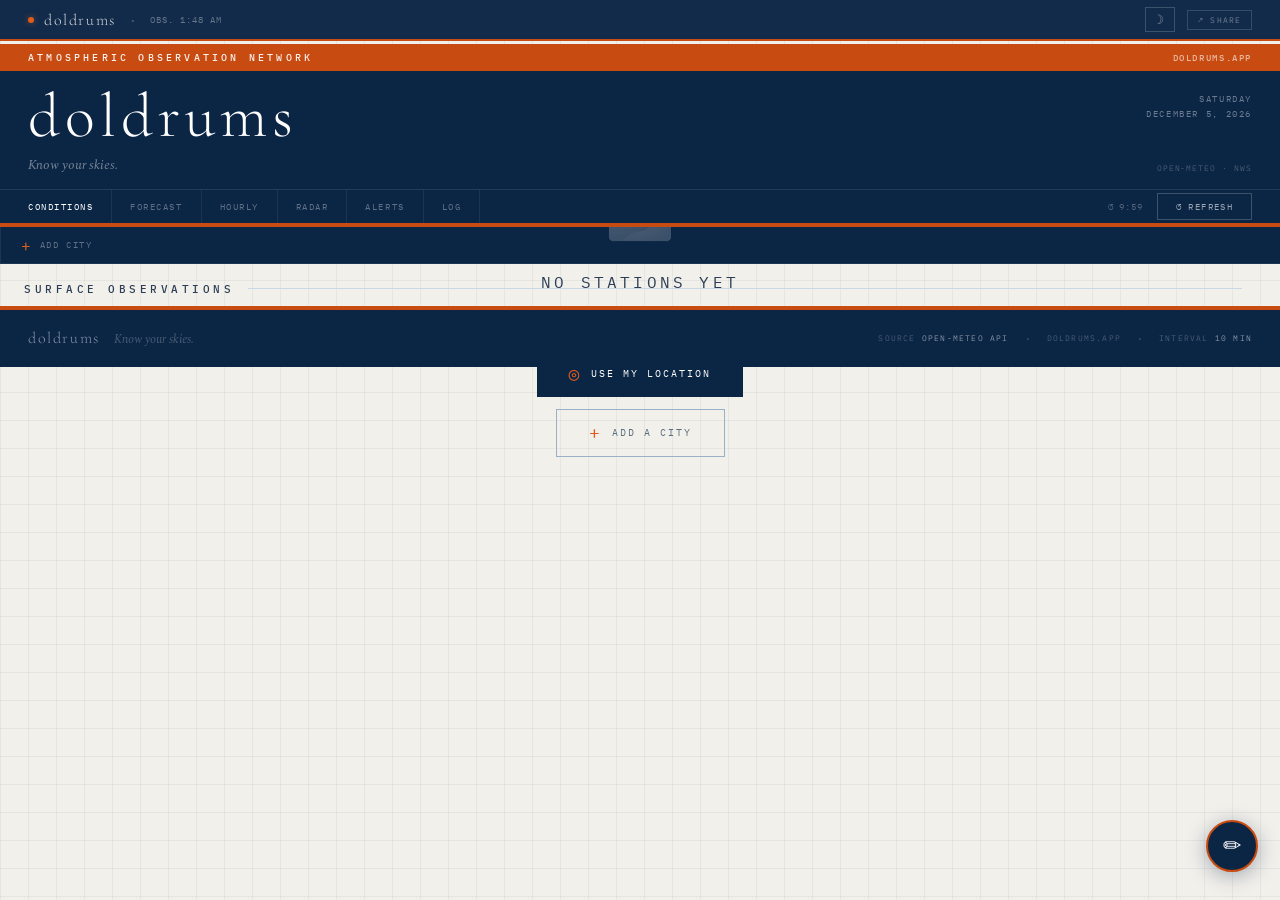
<file: doldrums2.html>
<!DOCTYPE html>
<html lang="en">
<head>
  <meta charset="UTF-8">
  <meta name="viewport" content="width=device-width, initial-scale=1.0, maximum-scale=1.0, viewport-fit=cover">
  <title>Doldrums — Know Your Skies</title>
  <meta name="description" content="Live weather for the places you care about. Real-time conditions, 7-day forecasts, and atmospheric data for your locations.">
  <meta name="theme-color" content="#0b2545">
  <link rel="canonical" href="https://doldrums.app">

  <!-- Open Graph -->
  <meta property="og:type" content="website">
  <meta property="og:url" content="https://doldrums.app">
  <meta property="og:site_name" content="Doldrums">
  <meta property="og:title" content="Doldrums — Know Your Skies">
  <meta property="og:description" content="Live weather for the places you care about. Real-time conditions, 7-day forecasts, and atmospheric data for your locations.">
  <meta property="og:image" content="https://doldrums.app/og-image.png">
  <meta property="og:image:width" content="1200">
  <meta property="og:image:height" content="630">

  <!-- Twitter Card -->
  <meta name="twitter:card" content="summary_large_image">
  <meta name="twitter:title" content="Doldrums — Know Your Skies">
  <meta name="twitter:description" content="Live weather for the places you care about.">
  <meta name="twitter:image" content="https://doldrums.app/og-image.png">

  <!-- Favicon -->
  <link rel="icon" type="image/png" href="/icon-512.png">
  <link rel="apple-touch-icon" href="/icon-180.png?v=2">
  <link rel="apple-touch-icon" sizes="180x180" href="/icon-180.png?v=2">
  <link rel="apple-touch-icon" sizes="167x167" href="/icon-167.png?v=2">
  <link rel="apple-touch-icon" sizes="152x152" href="/icon-152.png?v=2">
  <link rel="apple-touch-icon-precomposed" href="/icon-180.png?v=2">

  <!-- PWA -->
  <link rel="manifest" href='data:application/json,{"name":"Doldrums","short_name":"Doldrums","description":"Know your skies.","start_url":"/doldrums.html","display":"standalone","background_color":"#0b2545","theme_color":"#0b2545","icons":[{"src":"/icon-512.png","sizes":"512x512","type":"image/png","purpose":"any maskable"}]}'>
  <meta name="apple-mobile-web-app-capable" content="yes">
  <meta name="apple-mobile-web-app-status-bar-style" content="black-translucent">
  <meta name="apple-mobile-web-app-title" content="Doldrums">
  <meta name="mobile-web-app-capable" content="yes">
  <link rel="preconnect" href="https://fonts.googleapis.com">
  <link href="https://fonts.googleapis.com/css2?family=Cormorant+Garamond:ital,wght@0,300;0,400;0,600;1,300;1,400&family=IBM+Plex+Mono:wght@300;400;500&family=Spectral:ital,wght@1,300;1,400&display=swap" rel="stylesheet">
  <style>
    *, *::before, *::after { margin:0; padding:0; box-sizing:border-box; }

    :root {
      --navy:       #0b2545;
      --navy2:      #1a3a6b;
      --navy3:      #254f8f;
      --navy-pale:  #dce8f5;
      --navy-dim:   rgba(11,37,69,0.06);
      --ice:        #f2f0eb;
      --ice2:       #ebe8e1;
      --white:      #faf8f5;
      --orange:     #c84b11;
      --orange2:    #e05c1a;
      --orange-dim: rgba(200,75,17,0.08);
      --ink:        #0b1929;
      --ink2:       #2c3e55;
      --ink3:       #5a7080;
      --ink4:       #8fa4b8;
      --ink5:       #c0d0de;
      --grid:       rgba(11,37,69,0.055);
      --rule:       #c8d8e8;
      --rule-dk:    #9ab0c8;
      --shadow:     0 1px 4px rgba(11,37,69,0.10), 0 2px 12px rgba(11,37,69,0.06);
      --shadow-lg:  0 4px 32px rgba(11,37,69,0.14), 0 1px 4px rgba(11,37,69,0.08);
    }

    html, body {
      height: 100%;
      overflow: hidden;
      overscroll-behavior: none;
    }
    html { height: 100%; }
    body { height: 100%; overflow: hidden; }

    /* ── NATIVE APP GLOBALS ─────────────────────────────────────────────────── */
    html, body {
      overscroll-behavior: none;
    }
    * {
      -webkit-user-select: none;
      user-select: none;
      -webkit-touch-callout: none;
      -webkit-tap-highlight-color: transparent;
      cursor: default;
    }
    input, textarea, [contenteditable] {
      -webkit-user-select: text;
      user-select: text;
      cursor: text;
    }

    /* ── TOUCH ACTIVE STATES (replace hover) ────────────────────────────── */
    @media (hover: none) {
      /* Kill all hover effects on touch devices */
      .card:hover { transform: none !important; box-shadow: var(--shadow) !important; }
      .refresh-btn:hover { background: transparent !important; color: rgba(255,255,255,0.6) !important; border-color: rgba(255,255,255,0.2) !important; }
      .nav-item:hover { color: rgba(255,255,255,0.35) !important; }
      .summary-pill:hover { background: none !important; }
      /* Add active press states instead */
      .bottom-nav-item:active { opacity: 0.6; }
      .card:active { opacity: 0.95; }
      button:active { opacity: 0.7; }
    }
    body {
      -webkit-font-smoothing: antialiased;
      -moz-osx-font-smoothing: grayscale;
      font-family:'IBM Plex Mono', monospace;
      background-color: var(--ice);
      background-image:
        linear-gradient(var(--grid) 1px, transparent 1px),
        linear-gradient(90deg, var(--grid) 1px, transparent 1px);
      background-size: 28px 28px;
      min-height:100vh;
      color:var(--ink);
    }

    @media(max-width:600px) {
      body {
        background-image: none;
        background-color: #f0ede8;
      }
    }

    /* MASTHEAD */
    .masthead { position:relative;z-index:10;background:var(--navy);border-bottom:4px solid var(--orange); }

    .masthead-top {
      padding:18px 28px 14px;
      display:flex;align-items:stretch;justify-content:space-between;gap:24px;
      border-bottom:1px solid rgba(255,255,255,0.1);
    }

    .masthead-left { display:flex;flex-direction:column;justify-content:center; }

    /* AON BAND */
    .aon-band {
      background: var(--orange);
      padding: 7px 28px;
      font-size: 10px;
      font-weight: 500;
      letter-spacing: .32em;
      text-transform: uppercase;
      color: rgba(255,255,255,0.92);
      display: flex;
      align-items: center;
      justify-content: space-between;
    }

    .aon-band-right {
      font-size: 9px;
      letter-spacing: .18em;
      color: rgba(255,255,255,0.6);
    }

    .brand-eyebrow {
      display: none;
    }

    .brand-wordmark {
      font-family:'Cormorant Garamond',serif;font-size:62px;font-weight:300;
      letter-spacing:.08em;text-transform:lowercase;color:#fff;line-height:.9;
    }

    .brand-tagline {
      font-family:'Spectral',serif;font-style:italic;font-size:13px;
      color:rgba(255,255,255,0.45);margin-top:10px;
    }

    .masthead-right {
      display:flex;flex-direction:column;align-items:flex-end;
      justify-content:space-between;padding:2px 0;
    }

    .masthead-date {
      font-size:9px;color:rgba(255,255,255,0.4);letter-spacing:.18em;
      text-transform:uppercase;text-align:right;line-height:1.7;
    }

    .masthead-coords { font-size:8px;color:rgba(255,255,255,0.25);letter-spacing:.12em;text-transform:uppercase; }

    .masthead-nav-strip {
      padding:0 28px;display:flex;align-items:center;justify-content:space-between;
    }

    .masthead-nav { display:flex;gap:0; }

    .nav-item {
      font-size:8.5px;letter-spacing:.18em;text-transform:uppercase;
      color:rgba(255,255,255,0.35);padding:11px 18px;
      border-right:1px solid rgba(255,255,255,0.07);cursor:default;transition:color .2s;
    }

    .nav-item:first-child { padding-left:0; }
    .nav-item:hover { color:rgba(255,255,255,0.65); }
    .nav-item.active { color:#fff; }

    .masthead-actions { display:flex;align-items:center;gap:14px; }

    .countdown-txt { font-size:9px;color:rgba(255,255,255,0.3);letter-spacing:.1em;display:none; }
    @media(min-width:520px){ .countdown-txt{display:block;} }

    .refresh-btn {
      background:transparent;color:rgba(255,255,255,0.6);border:1px solid rgba(255,255,255,0.2);
      padding:7px 18px;font-family:'IBM Plex Mono',monospace;font-size:8.5px;cursor:pointer;
      letter-spacing:.16em;text-transform:uppercase;display:flex;align-items:center;gap:6px;transition:all .2s;
    }
    .refresh-btn:hover { background:rgba(255,255,255,0.08);color:#fff;border-color:rgba(255,255,255,0.4); }
    .refresh-btn:disabled { opacity:.3;cursor:not-allowed; }
    .spin { animation:spin 1.8s linear infinite;display:inline-block; }
    @keyframes spin { to{transform:rotate(360deg);} }

    /* STICKY BAR */
    .sticky-bar {
      position: fixed;
      top: 0; left: 0; right: 0;
      z-index: 200;
      background: rgba(11,37,69,0.97);
      backdrop-filter: blur(20px);
      -webkit-backdrop-filter: blur(20px);
      border-bottom: 2px solid var(--orange);
      padding: 7px 28px;
      padding-top: calc(7px + env(safe-area-inset-top));
      display: flex;
      align-items: center;
      justify-content: space-between;
    }
    /* Push body content below the fixed sticky bar */
    body.has-sticky { padding-top: calc(44px + env(safe-area-inset-top)); }

    .sticky-left { display:flex;align-items:center;gap:10px; }

    .live-dot {
      width:6px;height:6px;border-radius:50%;background:var(--orange2);
      animation:pulse 3s ease-in-out infinite;flex-shrink:0;box-shadow:0 0 6px rgba(224,92,26,0.5);
    }
    @keyframes pulse { 0%,100%{opacity:1;}50%{opacity:.3;} }

    .sticky-wordmark {
      font-family:'Cormorant Garamond',serif;font-size:16px;font-weight:300;
      letter-spacing:.1em;text-transform:lowercase;color:rgba(255,255,255,0.8);
    }

    .sticky-sep { color:rgba(255,255,255,0.2);margin:0 2px; }
    .sticky-status { font-size:8.5px;color:rgba(255,255,255,0.35);letter-spacing:.12em;text-transform:uppercase; }

    /* SUMMARY STRIP */
    .summary-bar { position:relative;z-index:9;background:var(--navy);border-bottom:1px solid rgba(255,255,255,0.08); }

    .summary-scroll { display:flex;overflow-x:auto;scrollbar-width:none; }
    .summary-scroll::-webkit-scrollbar{display:none;}

    .summary-pill {
      flex:0 0 auto;display:flex;align-items:center;gap:8px;
      padding:10px 20px;border-right:1px solid rgba(255,255,255,0.07);
      cursor:pointer;transition:background .2s;
    }
    .summary-pill:hover { background:rgba(255,255,255,0.05); }

    .sum-icon { display:flex;align-items:center; }
    .sum-icon svg { width:18px;height:18px; }

    .sum-name {
      font-family:'Cormorant Garamond',serif;font-size:14px;
      color:rgba(255,255,255,0.65);letter-spacing:.04em;
    }

    .sum-temp { font-size:10px;color:var(--orange2);font-weight:500;letter-spacing:.06em;margin-top:1px; }

    /* ADD CITY BUTTON in strip */
    .add-city-pill {
      flex:0 0 auto;display:flex;align-items:center;gap:7px;
      padding:10px 20px;cursor:pointer;transition:background .2s;
      color:rgba(255,255,255,0.35);font-size:9px;letter-spacing:.18em;text-transform:uppercase;
      border-left:1px solid rgba(255,255,255,0.07);
    }
    .add-city-pill:hover { background:rgba(255,255,255,0.05);color:rgba(255,255,255,0.7); }
    .add-city-plus { font-size:16px;line-height:1;color:var(--orange2); }

    /* SECTION HEAD */
    .section-head {
      position:relative;z-index:9;padding:18px 24px 10px;
      display:flex;align-items:center;gap:14px;
    }

    .section-label {
      font-size:11px;
      letter-spacing:.32em;
      text-transform:uppercase;
      color:var(--ink2);
      flex-shrink:0;
      font-weight:500;
    }
    .section-line { flex:1;height:1px;background:var(--rule); }
    .section-count { font-size:8px;color:var(--ink5);letter-spacing:.12em; }

    /* MAIN */
    html { height: 100%; }
    body { -webkit-overflow-scrolling: touch; height: 100%; overflow: hidden; }
    main {
      position: fixed;
      top: calc(44px + env(safe-area-inset-top));
      left: 0; right: 0;
      bottom: calc(70px + env(safe-area-inset-bottom));
      overflow-y: scroll;
      -webkit-overflow-scrolling: touch;
      z-index: 9;
      padding: 0 0 20px;
    }

    .grid { display:grid;grid-template-columns:1fr;gap:14px; }
    @media(min-width:600px){ .grid{grid-template-columns:repeat(2,1fr);} }
    @media(min-width:980px){ .grid{grid-template-columns:repeat(3,1fr);} }

    /* CARD */
    .card {
      background:var(--white);border:1px solid var(--rule);overflow:hidden;
      box-shadow:var(--shadow);transition:box-shadow .3s,transform .3s;
      animation:cardIn .6s cubic-bezier(.22,1,.36,1) both;position:relative;
      touch-action: pan-y;
    }

    .card::before {
      content:'';position:absolute;inset:0;pointer-events:none;
      background-image:linear-gradient(rgba(11,37,69,.03) 1px,transparent 1px),linear-gradient(90deg,rgba(11,37,69,.03) 1px,transparent 1px);
      background-size:28px 28px;
    }

    @keyframes cardIn { from{opacity:0;transform:translateY(10px);}to{opacity:1;transform:translateY(0);} }
    .card:hover { box-shadow:var(--shadow-lg);transform:translateY(-2px); }

    .card-bar { height:4px;background:var(--navy);position:relative;z-index:1; }
    .card.clear  .card-bar { background:var(--orange); }
    .card.cloudy .card-bar { background:var(--navy3); }
    .card.rainy  .card-bar { background:#2a6496; }
    .card.snowy  .card-bar { background:#5b9ec9; }
    .card.stormy .card-bar { background:#5a3e8a; }
    .card.foggy  .card-bar { background:#607080; }

    /* CARD HEAD */
    .card-head {
      padding:14px 18px 12px;display:flex;justify-content:space-between;align-items:flex-start;
      border-bottom:1px solid var(--rule);background:var(--ice);position:relative;z-index:1;
    }

    .station-id { font-size:7.5px;letter-spacing:.22em;text-transform:uppercase;color:var(--navy2);margin-bottom:5px;font-weight:500; }
    .location-name { font-family:'IBM Plex Mono',monospace;font-size:18px;font-weight:300;letter-spacing:.04em;color:var(--ink);line-height:1.1; }
    .location-sub { font-size:8px;color:var(--ink4);letter-spacing:.14em;text-transform:uppercase;margin-top:5px; }

    .card-head-right { display:flex;flex-direction:column;align-items:flex-end;gap:6px; }

    .card-icon { width:36px;height:36px;display:flex;align-items:center;justify-content:center; }
    .card-icon svg { width:100%;height:100%; }

    .card-cond {
      font-family:'IBM Plex Mono',monospace;font-size:8.5px;color:var(--ink3);
      letter-spacing:.12em;text-transform:uppercase;
    }

    .remove-btn {
      font-size:13px;color:var(--ink5);background:none;border:none;cursor:pointer;
      padding:2px 4px;transition:color .2s;line-height:1;opacity:0.35;
    }
    .remove-btn:hover { color:var(--orange);opacity:1; }

    /* TEMP HERO */
    .temp-hero {
      padding:10px 18px 8px;display:flex;align-items:flex-end;
      border-bottom:1px solid var(--rule);position:relative;z-index:1;
    }

    .temp-numeral {
      font-family:'IBM Plex Mono',monospace;font-size:72px;font-weight:300;
      line-height:.87;letter-spacing:-.02em;color:var(--navy);
    }

    .temp-degree {
      font-family:'IBM Plex Mono',monospace;font-size:22px;font-weight:300;
      color:var(--ink4);align-self:flex-start;margin-top:8px;
    }

    .temp-right {
      margin-left:14px;padding-left:14px;border-left:1px solid var(--rule);
      padding-bottom:5px;flex:1;
    }

    .feels-label { font-size:7.5px;letter-spacing:.18em;text-transform:uppercase;color:var(--ink4);margin-bottom:4px; }
    .feels-val { font-family:'IBM Plex Mono',monospace;font-size:20px;font-weight:300;color:var(--navy2);line-height:1; }
    .obs-time { font-size:7.5px;color:var(--ink5);letter-spacing:.12em;text-transform:uppercase;margin-top:10px; }

    /* READINGS */
    .readings { display:grid;grid-template-columns:repeat(3,1fr);position:relative;z-index:1; }
    .readings-2col { grid-template-columns:repeat(2,1fr); }

    .reading {
      padding:10px 14px;border-right:1px solid var(--rule);
      border-bottom:1px solid var(--rule);border-top:1px solid var(--rule);
    }
    .reading:last-child { border-right:none; }

    .reading-label { font-size:7px;letter-spacing:.2em;text-transform:uppercase;color:var(--ink4);margin-bottom:5px; }

    .reading-val {
      font-family:'IBM Plex Mono',monospace;font-size:22px;font-weight:300;
      color:var(--navy);line-height:1;
    }

    .reading-unit { font-family:'IBM Plex Mono',monospace;font-size:8px;color:var(--ink4);font-weight:300; }
    .reading-note { font-size:8px;color:var(--ink4);margin-top:3px;letter-spacing:.05em; }

    /* FORECAST */
    .forecast { border-top:1px solid var(--rule);position:relative;z-index:1; }

    .forecast-header {
      padding:7px 14px;display:flex;align-items:center;gap:10px;
      border-bottom:1px solid var(--rule);background:var(--ice);
    }

    .forecast-label { font-size:7.5px;letter-spacing:.22em;text-transform:uppercase;color:var(--ink4); }
    .forecast-rule { flex:1;height:1px;background:var(--rule); }

    .forecast-strip { display:flex;overflow-x:auto;scrollbar-width:none; }
    .forecast-strip::-webkit-scrollbar{display:none;}

    .fc-day {
      flex:1 0 0;min-width:42px;display:flex;flex-direction:column;align-items:center;
      padding:9px 3px 10px;border-right:1px solid var(--rule);gap:4px;transition:background .2s;cursor:default;
    }

    .fc-day:last-child { border-right:none; }
    .fc-day:hover { background:var(--navy-dim); }
    .fc-day.today { background:var(--navy-dim);border-top:2px solid var(--navy3); }

    .fc-name { font-size:7.5px;color:var(--ink4);text-transform:uppercase;letter-spacing:.1em; }
    .fc-day.today .fc-name { color:var(--navy2);font-weight:500; }
    .fc-icon { display:flex;align-items:center;justify-content:center;margin:2px 0; }
    .fc-icon svg { width:20px;height:20px; }
    .fc-hi { font-family:'IBM Plex Mono',monospace;font-size:13px;font-weight:400;color:var(--navy);line-height:1; }
    .fc-lo { font-size:9.5px;color:var(--ink4); }
    .fc-rain { font-size:7.5px;color:var(--navy3);letter-spacing:.03em; }

    /* SKELETON */
    .skel-wrap { padding:18px;position:relative;z-index:1; }
    .skel {
      background:linear-gradient(90deg,var(--ice2) 25%,var(--ice) 50%,var(--ice2) 75%);
      background-size:200% 100%;animation:shimmer 2s ease-in-out infinite;margin-bottom:10px;
    }
    @keyframes shimmer { 0%{background-position:200% 0;}100%{background-position:-200% 0;} }

    .error-wrap { padding:28px 18px;text-align:center;position:relative;z-index:1; }
    .error-text { font-size:9px;color:var(--orange);letter-spacing:.1em; }

    /* EMPTY STATE */
    .empty-state {
      position:relative;z-index:9;
      display:flex;flex-direction:column;align-items:center;justify-content:center;
      min-height:60vh;padding:40px 20px;text-align:center;
    }

    .empty-icon {
      font-size:56px;opacity:0.25;margin-bottom:28px;
      filter:grayscale(0.5);
    }

    .empty-title {
      font-family:'IBM Plex Mono',monospace;font-size:16px;font-weight:400;
      letter-spacing:.2em;text-transform:uppercase;color:var(--ink2);
      margin-bottom:10px;
    }

    .empty-sub {
      font-family:'IBM Plex Mono',monospace;font-size:10px;
      color:var(--ink4);margin-bottom:32px;letter-spacing:.08em;line-height:1.7;
    }

    .empty-btn {
      background:var(--navy);color:#fff;border:none;padding:14px 32px;
      font-family:'IBM Plex Mono',monospace;font-size:10px;letter-spacing:.2em;
      text-transform:uppercase;cursor:pointer;transition:background .2s;
      display:flex;align-items:center;gap:10px;
    }

    .empty-btn:hover { background:var(--navy2); }
    .empty-btn-plus { font-size:18px;color:var(--orange2);line-height:1; }

    /* FOOTER */
    footer {
      position:relative;z-index:9;background:var(--navy);border-top:4px solid var(--orange);
      padding:18px 28px;display:flex;align-items:center;justify-content:space-between;flex-wrap:wrap;gap:12px;
    }

    .footer-left { display:flex;align-items:baseline;gap:14px; }
    .footer-name { font-family:'Cormorant Garamond',serif;font-size:16px;font-weight:300;letter-spacing:.1em;text-transform:lowercase;color:rgba(255,255,255,0.5); }
    .footer-tagline { font-family:'Spectral',serif;font-style:italic;font-size:12px;color:rgba(255,255,255,0.25); }
    .footer-right { display:flex;align-items:center;gap:14px;flex-wrap:wrap; }
    .footer-item { font-size:7.5px;letter-spacing:.16em;text-transform:uppercase;color:rgba(255,255,255,0.25); }
    .footer-item span { color:rgba(255,255,255,0.5); }
    .footer-sep { color:rgba(255,255,255,0.15); }

    /* ── ADD CITY MODAL ── */
    .modal-overlay {
      position:fixed;inset:0;z-index:1000;
      background:rgba(11,25,41,0.7);
      backdrop-filter:blur(8px);-webkit-backdrop-filter:blur(8px);
      display:flex;align-items:center;justify-content:center;
      opacity:0;pointer-events:none;transition:opacity .25s;
    }

    .modal-overlay.open { opacity:1;pointer-events:all; }

    .modal {
      background:var(--white);border:1px solid var(--rule);
      width:100%;max-width:460px;margin:16px;
      box-shadow:0 24px 64px rgba(11,37,69,0.35);
      transform:translateY(12px);transition:transform .25s;
    }

    .modal-overlay.open .modal { transform:translateY(0); }

    .modal-head {
      background:var(--navy);padding:16px 20px;
      display:flex;align-items:center;justify-content:space-between;
      border-bottom:3px solid var(--orange);
    }

    .modal-title {
      font-family:'Cormorant Garamond',serif;font-size:22px;font-weight:300;
      letter-spacing:.08em;text-transform:uppercase;color:#fff;
    }

    .modal-close {
      background:none;border:none;color:rgba(255,255,255,0.4);cursor:pointer;
      font-size:18px;line-height:1;padding:4px;transition:color .2s;
    }
    .modal-close:hover { color:#fff; }

    .modal-body { padding:20px; }

    .modal-label {
      font-size:8px;letter-spacing:.22em;text-transform:uppercase;color:var(--ink4);margin-bottom:8px;
    }

    .modal-input-wrap { display:flex;gap:8px; }

    .modal-input {
      flex:1;background:var(--ice);border:1px solid var(--rule-dk);
      padding:10px 14px;font-family:'IBM Plex Mono',monospace;font-size:13px;
      color:var(--ink);outline:none;transition:border-color .2s;
    }
    .modal-input::placeholder { color:var(--ink5); }
    .modal-input:focus { border-color:var(--navy3); }

    .modal-search-btn {
      background:var(--navy);color:#fff;border:none;padding:10px 18px;
      font-family:'IBM Plex Mono',monospace;font-size:9px;letter-spacing:.16em;
      text-transform:uppercase;cursor:pointer;transition:background .2s;flex-shrink:0;
    }
    .modal-search-btn:hover { background:var(--navy2); }
    .modal-search-btn:disabled { opacity:.4;cursor:not-allowed; }

    .modal-results { margin-top:14px; }

    .modal-result-item {
      display:flex;align-items:center;justify-content:space-between;
      padding:10px 14px;border:1px solid var(--rule);margin-bottom:6px;
      cursor:pointer;transition:background .2s;background:var(--ice);
    }
    .modal-result-item:hover { background:var(--navy-pale); }

    .result-name {
      font-family:'Cormorant Garamond',serif;font-size:18px;font-weight:300;color:var(--ink);
    }

    .result-meta { font-size:8px;color:var(--ink4);letter-spacing:.1em;text-transform:uppercase;margin-top:3px; }

    .result-add {
      font-size:8px;letter-spacing:.16em;text-transform:uppercase;color:var(--navy3);
      background:none;border:1px solid var(--rule-dk);padding:5px 12px;cursor:pointer;
      font-family:'IBM Plex Mono',monospace;transition:all .2s;flex-shrink:0;
    }
    .result-add:hover { background:var(--navy);color:#fff;border-color:var(--navy); }

    .modal-status {
      font-size:9px;color:var(--ink4);letter-spacing:.1em;text-transform:uppercase;
      text-align:center;padding:16px 0;
    }
    .modal-status.error { color:var(--orange); }

    /* Geo button */
    .geo-btn {
      width:100%;background:var(--ice);border:1px solid var(--rule);
      padding:10px 14px;font-family:'IBM Plex Mono',monospace;font-size:9px;
      letter-spacing:.16em;text-transform:uppercase;cursor:pointer;
      color:var(--ink3);transition:all .2s;display:flex;align-items:center;
      gap:8px;margin-bottom:14px;
    }
    .geo-btn:hover { background:var(--navy-pale);color:var(--navy);border-color:var(--navy3); }
    .geo-btn:disabled { opacity:.4;cursor:not-allowed; }
    .geo-icon { font-size:14px; }

    .modal-divider {
      display:flex;align-items:center;gap:10px;margin-bottom:14px;
      font-size:8px;color:var(--ink5);letter-spacing:.14em;text-transform:uppercase;
    }
    .modal-divider::before,.modal-divider::after {
      content:'';flex:1;height:1px;background:var(--rule);
    }

    /* Share strip */
    .share-strip {
      position:fixed;bottom:0;left:0;right:0;z-index:150;
      background:var(--navy);border-top:3px solid var(--orange);
      padding:12px 20px;display:flex;align-items:center;
      justify-content:space-between;gap:12px;
      transform:translateY(100%);transition:transform .3s cubic-bezier(.22,1,.36,1);
    }
    .share-strip.open { transform:translateY(0); }
    .share-url {
      font-size:10px;color:rgba(255,255,255,0.6);
      letter-spacing:.06em;overflow:hidden;text-overflow:ellipsis;
      white-space:nowrap;flex:1;font-family:'IBM Plex Mono',monospace;
    }
    .share-copy-btn {
      background:var(--orange);color:#fff;border:none;
      padding:7px 16px;font-family:'IBM Plex Mono',monospace;
      font-size:9px;letter-spacing:.14em;text-transform:uppercase;
      cursor:pointer;flex-shrink:0;transition:background .2s;
    }
    .share-copy-btn:hover { background:var(--orange2); }
    .share-close {
      background:none;border:none;color:rgba(255,255,255,0.4);
      cursor:pointer;font-size:18px;padding:0 4px;flex-shrink:0;
    }

    /* ── MOBILE ── */
    @media(max-width:540px){
      /* AON band — single line */
      .aon-band { font-size:8px; letter-spacing:.18em; padding:6px 16px; }
      .aon-band-right { display:none; }

      /* Masthead */
      .masthead-top { padding:14px 16px 10px; gap:12px; }
      .brand-wordmark { font-size:44px; }
      .brand-tagline { font-size:11px; margin-top:6px; }
      .masthead-right { display:none; }

      /* Nav */
      .masthead-nav-strip { padding:0 16px; overflow-x:auto; }
      .masthead-nav { gap:0; flex-shrink:0; }
      .nav-item { padding:10px 10px; font-size:7.5px; letter-spacing:.12em; white-space:nowrap; }
      .masthead-actions { gap:8px; flex-shrink:0; }
      .countdown-txt { display:none !important; }
      .refresh-btn { padding:6px 12px; font-size:8px; white-space:nowrap; }

      /* Sticky */
    @media(max-width:600px) {
      .sticky-bar { padding: 6px 12px; padding-top: calc(6px + env(safe-area-inset-top)); }
      .sticky-share-btn { display:none; }
      .dark-toggle { padding:4px 8px; font-size:14px; border:none; }
    }

      /* Summary */
      .summary-pill { padding:9px 14px; }
      .sum-name { font-size:12px; }

      /* Section head */
      .section-head { padding:14px 16px 8px; }
      .section-label { font-size:9px; letter-spacing:.2em; }

      /* Main */
      main { padding:0 10px 28px; }
      .grid { gap:0; }

      /* Card */
      .card-head { padding:12px 14px 10px; }
      .location-name { font-size:24px; }
      .temp-numeral { font-size:80px; }
      .reading-val { font-size:24px; }

      /* Forecast table — scroll horizontally */
      .forecast-view { padding:0 10px 28px; overflow-x:auto; -webkit-overflow-scrolling:touch; }
      .fv-table { min-width:420px; }
    }

    /* Global overflow fix */
    body { max-width:100vw; }
    .forecast-view {
      position:relative;z-index:9;
      padding:0 16px 40px;
    }

    .fv-table {
      width:100%;
      border-collapse:collapse;
      background:var(--white);
      border:1px solid var(--rule);
      box-shadow:var(--shadow);
    }

    .fv-th {
      background:var(--navy);
      color:rgba(255,255,255,0.7);
      font-size:8px;
      letter-spacing:.16em;
      text-transform:uppercase;
      padding:8px 10px;
      text-align:center;
      border-right:1px solid rgba(255,255,255,0.08);
      font-weight:400;
      white-space:nowrap;
    }

    .fv-th:first-child { text-align:left; min-width:110px; }
    .fv-th.today-col { color:#fff; border-bottom:2px solid var(--orange); }

    .fv-city {
      padding:0 12px;
      border-bottom:1px solid var(--rule);
      border-right:1px solid var(--rule);
      background:var(--ice);
      vertical-align:middle;
    }

    .fv-city-name {
      font-family:'IBM Plex Mono',monospace;
      font-size:13px;font-weight:300;
      color:var(--ink);letter-spacing:.02em;
      padding:8px 0 1px;
      line-height:1.3;
    }

    .fv-city-state {
      font-size:7px;color:var(--ink4);
      letter-spacing:.14em;text-transform:uppercase;
      padding-bottom:8px;
    }

    .fv-cell {
      padding:8px 6px;
      text-align:center;
      border-right:1px solid var(--rule);
      border-bottom:1px solid var(--rule);
      vertical-align:middle;
      min-width:64px;
    }

    .fv-cell.today-col { background:var(--navy-dim); }

    .fv-icon { display:flex;align-items:center;justify-content:center;margin-bottom:3px; }
    .fv-icon svg { width:20px;height:20px; }

    .fv-hi {
      font-family:'IBM Plex Mono',monospace;
      font-size:13px;font-weight:400;
      color:var(--navy);line-height:1;
    }

    .fv-lo { font-size:9px;color:var(--ink4);margin-top:1px; }

    .fv-precip {
      font-size:7.5px;color:var(--navy3);
      margin-top:2px;letter-spacing:.03em;
    }

    .fv-loading {
      text-align:center;padding:60px 20px;
      font-size:9px;color:var(--ink4);
      letter-spacing:.16em;text-transform:uppercase;
    }

    .fv-empty {
      text-align:center;padding:80px 20px;
      font-size:9px;color:var(--ink4);
      letter-spacing:.16em;text-transform:uppercase;
    }

    /* ── MOBILE FORECAST LIST ─────────────────────────────────────────────── */
    .fv-list-view { padding:0 16px 40px;display:flex;flex-direction:column;gap:14px; }

    .fv-city-card {
      background:var(--white);border:1px solid var(--rule);
      box-shadow:var(--shadow);overflow:hidden;
    }

    .fv-city-head {
      background:var(--navy);padding:10px 16px;
      display:flex;align-items:baseline;gap:8px;
    }
    .fv-city-head-name {
      font-size:13px;font-weight:400;color:#fff;letter-spacing:.04em;
    }
    .fv-city-head-state {
      font-size:8px;color:rgba(255,255,255,0.4);letter-spacing:.14em;text-transform:uppercase;
    }

    .fv-day-row {
      display:grid;
      grid-template-columns:90px 32px 1fr auto;
      align-items:center;gap:10px;
      padding:10px 16px;
      border-bottom:1px solid var(--rule);
      transition:background .15s;
    }
    .fv-day-row:last-child { border-bottom:none; }
    .fv-day-row.fv-today { background:var(--navy-dim); }

    .fv-day-name {
      font-size:10px;font-weight:500;color:var(--ink);letter-spacing:.04em;
    }
    .fv-day-cond {
      font-size:8px;color:var(--ink4);letter-spacing:.04em;margin-top:2px;
    }
    .fv-day-icon { display:flex;align-items:center; }
    .fv-day-icon svg { width:26px;height:26px; }
    .fv-day-temps {
      text-align:right;
    }
    .fv-day-hi { font-size:16px;font-weight:400;color:var(--navy); }
    .fv-day-lo { font-size:10px;color:var(--ink4);margin-left:4px; }
    .fv-day-precip { font-size:8px;color:var(--navy3);margin-top:2px;text-align:right; }

    /* ── PRESSURE VIEW ─────────────────────────────────────────────────────── */
    .pressure-view {
      display:grid;grid-template-columns:1fr;gap:14px;
    }
    @media(min-width:600px){ .pressure-view{grid-template-columns:repeat(2,1fr);} }
    @media(min-width:980px){ .pressure-view{grid-template-columns:repeat(3,1fr);} }

    .pv-card {
      background:var(--white);border:1px solid var(--rule);overflow:hidden;
      box-shadow:var(--shadow);animation:cardIn .6s cubic-bezier(.22,1,.36,1) both;
    }

    .pv-head {
      padding:14px 18px 12px;display:flex;justify-content:space-between;align-items:flex-start;
      border-bottom:1px solid var(--rule);background:var(--ice);
    }

    .pv-head-right { font-size:9px;color:var(--ink4);letter-spacing:.1em;text-transform:uppercase; }

    .pv-main {
      padding:16px 18px 14px;display:flex;align-items:center;gap:22px;
      border-bottom:1px solid var(--rule);
    }

    .pv-big { display:flex;align-items:baseline;gap:5px;flex-shrink:0; }

    .pv-hpa {
      font-family:'IBM Plex Mono',monospace;font-size:56px;font-weight:300;
      line-height:.87;letter-spacing:-.01em;color:var(--navy);
    }

    .pv-unit {
      font-size:10px;color:var(--ink4);letter-spacing:.14em;text-transform:uppercase;
      align-self:flex-end;margin-bottom:7px;
    }

    .pv-info { flex:1;min-width:0; }

    .pv-trend {
      display:flex;align-items:center;gap:7px;margin-bottom:7px;
    }

    .pv-arrow { font-size:18px;line-height:1; }
    .trend-up .pv-arrow { color:var(--orange2); }
    .trend-dn .pv-arrow { color:var(--navy3); }
    .trend-st .pv-arrow { color:var(--ink4); }

    .pv-trend-label { font-size:9px;letter-spacing:.18em;text-transform:uppercase;color:var(--ink3); }

    .pv-class {
      font-size:8px;letter-spacing:.2em;text-transform:uppercase;
      color:var(--ink4);margin-bottom:10px;
    }
    .pv-low { color:var(--navy2); }
    .pv-high { color:var(--orange); }

    .pv-spark { margin-top:2px; }

    .pv-footer {
      padding:8px 18px;background:var(--ice);
      font-size:8.5px;color:var(--ink4);letter-spacing:.08em;
    }
    .pv-fl { text-transform:uppercase;letter-spacing:.16em;margin-right:6px;color:var(--ink5); }
    .pv-fv { color:var(--ink2);font-family:'IBM Plex Mono',monospace;font-size:11px;font-weight:300; }

    /* ── ALERTS VIEW ──────────────────────────────────────────────────────── */
    .alert-view, .log-view { }

    .log-toolbar {
      display:flex;align-items:center;justify-content:space-between;
      padding:10px 0 14px;
    }

    .log-count {
      font-size:9px;color:var(--ink4);letter-spacing:.14em;text-transform:uppercase;
    }

    .log-clear-btn {
      font-family:'IBM Plex Mono',monospace;font-size:8.5px;letter-spacing:.14em;
      text-transform:uppercase;background:none;border:1px solid var(--rule-dk);
      color:var(--ink3);padding:5px 12px;cursor:pointer;transition:all .2s;
    }
    .log-clear-btn:hover { border-color:var(--orange);color:var(--orange); }

    .log-export-btn {
      font-family:'IBM Plex Mono',monospace;font-size:8.5px;letter-spacing:.14em;
      text-transform:uppercase;background:var(--navy);border:1px solid var(--navy);
      color:rgba(255,255,255,0.8);padding:5px 12px;cursor:pointer;transition:all .2s;
    }
    .log-export-btn:hover { background:var(--navy2); }

    .alert-list { display:flex;flex-direction:column;gap:3px; }

    .alert-row {
      display:flex;align-items:flex-start;gap:14px;
      padding:14px 16px;background:var(--white);
      border:1px solid var(--rule);border-left:3px solid var(--orange2);
    }

    .alert-row.severe { border-left-color:#5a3e8a; }

    .alert-row-icon { font-size:22px;flex-shrink:0;line-height:1.2; }

    .alert-row-msg {
      font-family:'IBM Plex Mono',monospace;font-size:13px;font-weight:400;
      color:var(--ink);margin-bottom:5px;letter-spacing:.04em;
    }

    .alert-row-time {
      font-size:8px;color:var(--ink4);letter-spacing:.1em;text-transform:uppercase;
    }

    /* ── LOG VIEW ─────────────────────────────────────────────────────────── */
    .log-stream {
      background:var(--white);border:1px solid var(--rule);
      box-shadow:var(--shadow);overflow:hidden;
    }

    .log-stream-header {
      display:grid;
      grid-template-columns: 88px 1fr auto;
      padding:8px 14px;gap:12px;
      background:var(--navy);border-bottom:2px solid var(--orange);
    }
    .log-sh { font-size:7.5px;letter-spacing:.2em;text-transform:uppercase;color:rgba(255,255,255,0.4);font-weight:400; }
    .log-sh-right { display:flex;gap:20px; }
    .log-sh-r { font-size:7.5px;letter-spacing:.2em;text-transform:uppercase;color:rgba(255,255,255,0.4);font-weight:400; }

    .log-entry {
      display:grid;
      grid-template-columns: 88px 1fr auto;
      align-items:center;
      padding:8px 14px;
      border-bottom:1px solid var(--rule);
      transition:background .15s;
      gap:12px;
    }
    .log-entry:last-child { border-bottom:none; }
    .log-entry:hover { background:var(--ice); }

    .log-entry-time {
      font-size:8px;color:var(--ink4);letter-spacing:.04em;line-height:1.6;
      white-space:nowrap;
    }
    .log-entry-time-date { font-size:7px;color:var(--ink5);display:block; }

    .log-entry-mid {
      display:flex;align-items:center;gap:8px;min-width:0;flex-wrap:wrap;
    }
    .log-entry-loc { font-size:10px;font-weight:500;color:var(--ink);letter-spacing:.03em;white-space:nowrap; }
    .log-entry-state { font-size:7.5px;color:var(--ink4);letter-spacing:.1em;text-transform:uppercase; }
    .log-entry-sep { color:var(--rule-dk);font-size:9px;flex-shrink:0; }
    .log-entry-cond { font-size:9px;color:var(--ink3);letter-spacing:.06em;white-space:nowrap; }

    .log-entry-data { display:flex;align-items:center;gap:18px;flex-shrink:0; }
    .log-entry-val { font-size:11px;color:var(--navy);white-space:nowrap;letter-spacing:.02em; }
    .log-entry-unit { font-size:8px;color:var(--ink4);margin-left:1px; }
    .log-entry-nil { font-size:10px;color:var(--ink5); }

    /* ── INSTALL PROMPT ───────────────────────────────────────────────────── */
    .install-prompt {
      position:fixed;bottom:24px;left:50%;transform:translateX(-50%);z-index:300;
      background:var(--navy);border:1px solid rgba(255,255,255,0.12);
      border-bottom:3px solid var(--orange);padding:14px 18px;
      display:flex;align-items:center;gap:16px;
      box-shadow:0 8px 40px rgba(11,37,69,0.4);
      min-width:280px;max-width:380px;width:calc(100% - 32px);
      animation:slideUp .4s cubic-bezier(.22,1,.36,1);
    }

    @keyframes slideUp {
      from{opacity:0;transform:translateX(-50%) translateY(20px);}
      to  {opacity:1;transform:translateX(-50%) translateY(0);}
    }

    .install-prompt-text { flex:1;min-width:0; }
    .install-prompt-title {
      font-family:'Cormorant Garamond',serif;font-size:19px;color:#fff;
      font-weight:300;letter-spacing:.06em;
    }
    .install-prompt-sub {
      font-size:8px;color:rgba(255,255,255,0.4);letter-spacing:.14em;
      text-transform:uppercase;margin-top:2px;
    }

    .install-btn {
      background:var(--orange);color:#fff;border:none;
      font-family:'IBM Plex Mono',monospace;font-size:8.5px;letter-spacing:.16em;
      text-transform:uppercase;padding:8px 14px;cursor:pointer;flex-shrink:0;
      transition:background .2s;
    }
    .install-btn:hover { background:var(--orange2); }

    .install-dismiss {
      background:none;border:none;color:rgba(255,255,255,0.3);cursor:pointer;
      font-size:17px;padding:0;flex-shrink:0;transition:color .2s;
    }
    .install-dismiss:hover { color:rgba(255,255,255,0.7); }

    /* ── HOURLY VIEW ──────────────────────────────────────────────────────── */
    .hourly-view { display:flex;flex-direction:column;gap:14px;padding:0 16px 40px; }
    @media(max-width:540px){ .hourly-view{padding:0 10px 28px;} }

    .hv-card {
      background:var(--white);border:1px solid var(--rule);overflow:hidden;
      box-shadow:var(--shadow);animation:cardIn .6s cubic-bezier(.22,1,.36,1) both;
    }

    .hv-head {
      padding:12px 18px 10px;display:flex;justify-content:space-between;align-items:center;
      border-bottom:1px solid var(--rule);background:var(--ice);
    }

    .hv-city-name {
      font-family:'IBM Plex Mono',monospace;font-size:15px;font-weight:400;
      letter-spacing:.04em;color:var(--ink);line-height:1.1;
    }
    .hv-city-sub {
      font-size:7.5px;color:var(--ink4);letter-spacing:.16em;text-transform:uppercase;margin-top:4px;
    }
    .hv-head-right {
      font-family:'IBM Plex Mono',monospace;font-size:11px;color:var(--ink4);
      letter-spacing:.08em;
    }

    .hv-strip {
      display:flex;overflow-x:auto;scrollbar-width:thin;
      scrollbar-color:var(--rule) transparent;
    }
    .hv-strip::-webkit-scrollbar { height:3px; }
    .hv-strip::-webkit-scrollbar-thumb { background:var(--rule); }

    .hv-slot {
      flex:0 0 auto;min-width:58px;display:flex;flex-direction:column;align-items:center;
      padding:10px 4px 12px;border-right:1px solid var(--rule);gap:4px;
      transition:background .15s;cursor:default;position:relative;
    }
    .hv-slot:last-child { border-right:none; }
    .hv-slot:hover { background:var(--navy-dim); }
    .hv-slot.now {
      background:var(--navy-dim);
    }
    .hv-slot.now::after {
      content:'Now';position:absolute;top:0;left:50%;transform:translateX(-50%);
      font-size:6px;letter-spacing:.14em;text-transform:uppercase;
      background:var(--navy);color:#fff;padding:2px 5px;
    }

    .hv-time { font-size:8px;color:var(--ink4);letter-spacing:.08em;text-transform:uppercase;margin-top:4px; }
    .hv-slot.now .hv-time { color:var(--navy2);font-weight:500; }
    .hv-icon { display:flex;align-items:center;justify-content:center; }
    .hv-icon svg { width:22px;height:22px; }
    .hv-temp {
      font-family:'IBM Plex Mono',monospace;font-size:14px;font-weight:300;
      color:var(--navy);line-height:1;
    }
    .hv-precip-wrap {
      width:36px;display:flex;flex-direction:column;align-items:center;gap:2px;
    }
    .hv-precip-bar-bg {
      width:100%;height:3px;background:var(--rule);border-radius:2px;overflow:hidden;
    }
    .hv-precip-bar {
      height:100%;background:var(--navy3);border-radius:2px;transition:width .3s;
    }
    .hv-precip-pct {
      font-size:8px;color:var(--navy3);letter-spacing:.04em;
    }
    .hv-precip-pct.zero { color:var(--ink5); }

    .hv-loading {
      text-align:center;padding:48px 20px;font-size:9px;
      color:var(--ink4);letter-spacing:.16em;text-transform:uppercase;
    }

    /* ── RADAR VIEW ───────────────────────────────────────────────────────── */
    .radar-view {
      display:flex;flex-direction:column;
      height:calc(100vh - 220px);min-height:420px;
      margin:0 16px 40px;
      border:1px solid var(--rule);overflow:hidden;
      box-shadow:var(--shadow-lg);
    }
    @media(max-width:540px){
      .radar-view {
        margin:0;
        height:calc(100vh - 60px - env(safe-area-inset-bottom) - 44px - env(safe-area-inset-top));
        min-height:0;
        border:none !important;
        box-shadow:none !important;
      }
    }

    #radar-map { flex:1;width:100%;background:var(--navy);touch-action:none; }

    .radar-controls {
      flex-shrink:0;background:var(--navy);border-top:2px solid var(--orange);
      padding:9px 16px;display:flex;align-items:center;gap:12px;
    }

    .radar-play-btn {
      background:var(--orange);color:#fff;border:none;
      width:28px;height:28px;display:flex;align-items:center;justify-content:center;
      cursor:pointer;font-size:12px;flex-shrink:0;transition:background .2s;
    }
    .radar-play-btn:hover { background:var(--orange2); }

    .radar-timeline {
      flex:1;display:flex;align-items:center;gap:6px;overflow:hidden;
    }

    .radar-frames {
      flex:1;display:flex;gap:2px;height:20px;align-items:flex-end;
    }

    .radar-frame-tick {
      flex:1;background:rgba(255,255,255,0.15);cursor:pointer;
      transition:background .15s;min-width:4px;height:12px;
      border-radius:1px;
    }
    .radar-frame-tick:hover { background:rgba(255,255,255,0.35); }
    .radar-frame-tick.active { background:var(--orange2);height:20px; }

    .radar-time-label {
      font-size:9px;color:rgba(255,255,255,0.5);letter-spacing:.1em;
      text-transform:uppercase;flex-shrink:0;min-width:80px;text-align:right;
    }

    .radar-status {
      font-size:8.5px;color:rgba(255,255,255,0.4);letter-spacing:.1em;
      text-transform:uppercase;flex-shrink:0;
    }

    .radar-legend {
      display:flex;align-items:center;gap:8px;flex-shrink:0;
    }
    .radar-legend-bar {
      width:60px;height:6px;
      background:linear-gradient(to right,
        rgba(0,80,255,0.6), rgba(0,180,255,0.6),
        rgba(0,220,120,0.6), rgba(200,220,0,0.6),
        rgba(255,160,0,0.6), rgba(255,40,0,0.7)
      );
      border-radius:2px;
    }
    .radar-legend-label { font-size:7.5px;color:rgba(255,255,255,0.35);letter-spacing:.1em;text-transform:uppercase; }

    .radar-error {
      display:flex;align-items:center;justify-content:center;
      height:100%;color:rgba(255,255,255,0.3);font-size:10px;
      letter-spacing:.14em;text-transform:uppercase;text-align:center;padding:20px;
    }

    /* ── DARK MODE ────────────────────────────────────────────────────────── */
    body.dark {
      --ice:        #111820;
      --ice2:       #161e28;
      --white:      #192435;
      --rule:       #253545;
      --rule-dk:    #2e4460;
      --ink:        #dce8f5;
      --ink2:       #a8c0d8;
      --ink3:       #7090a8;
      --ink4:       #4a6070;
      --ink5:       #304050;
      --grid:       rgba(220,232,245,0.035);
      --navy-dim:   rgba(220,232,245,0.05);
      --navy-pale:  #1e3050;
      --shadow:     0 1px 4px rgba(0,0,0,0.35), 0 2px 12px rgba(0,0,0,0.25);
      --shadow-lg:  0 4px 32px rgba(0,0,0,0.5), 0 1px 4px rgba(0,0,0,0.35);
    }

    .dark-toggle {
      background:none;border:1px solid rgba(255,255,255,0.18);
      color:rgba(255,255,255,0.45);font-family:'IBM Plex Mono',monospace;
      font-size:13px;padding:5px 10px;cursor:pointer;
      transition:all .2s;line-height:1;
    }
    .dark-toggle:hover { background:rgba(255,255,255,0.08);color:#fff;border-color:rgba(255,255,255,0.4); }

    /* ── SUNRISE/SUNSET ROW ───────────────────────────────────────────────── */
    .sun-row {
      display:flex;align-items:center;justify-content:space-between;
      padding:8px 18px;border-top:1px solid var(--rule);
      background:var(--ice);position:relative;z-index:1;
    }
    .sun-item { display:flex;align-items:center;gap:7px; }
    .sun-icon { font-size:13px;opacity:.7; }
    .sun-label { font-size:7px;letter-spacing:.18em;text-transform:uppercase;color:var(--ink4);margin-bottom:2px; }
    .sun-time {
      font-family:'IBM Plex Mono',monospace;font-size:12px;font-weight:300;
      color:var(--ink2);line-height:1;
    }
    .sun-sep { color:var(--ink5);font-size:10px; }
    .sun-uv {
      display:flex;align-items:center;gap:6px;
    }
    .sun-uv-val {
      font-family:'IBM Plex Mono',monospace;font-size:13px;font-weight:400;line-height:1;
    }
    .sun-uv-label { font-size:7px;letter-spacing:.14em;text-transform:uppercase; }

    /* ── LOG NOTE COMPOSER ────────────────────────────────────────────────── */
    .note-composer {
      background:var(--white);border:1px solid var(--rule);
      border-left:3px solid var(--navy3);margin-bottom:16px;
      box-shadow:var(--shadow);
    }
    .note-composer-head {
      padding:8px 14px;background:var(--ice);border-bottom:1px solid var(--rule);
      font-size:8px;letter-spacing:.2em;text-transform:uppercase;color:var(--ink4);
      display:flex;align-items:center;gap:8px;
    }
    .note-composer-dot {
      width:6px;height:6px;border-radius:50%;background:var(--navy3);flex-shrink:0;
    }
    .note-textarea {
      width:100%;min-height:72px;padding:12px 14px;resize:vertical;
      font-family:'IBM Plex Mono',monospace;font-size:11px;line-height:1.6;
      color:var(--ink);background:var(--white);
      border:none;outline:none;
    }
    .note-textarea::placeholder { color:var(--ink5); }
    .note-composer-foot {
      padding:8px 14px;border-top:1px solid var(--rule);background:var(--ice);
      display:flex;align-items:center;justify-content:space-between;
    }
    .note-char-count { font-size:8px;color:var(--ink5);letter-spacing:.1em; }
    .note-save-btn {
      background:var(--navy);color:#fff;border:none;
      font-family:'IBM Plex Mono',monospace;font-size:8.5px;letter-spacing:.16em;
      text-transform:uppercase;padding:6px 16px;cursor:pointer;transition:background .2s;
    }
    .note-save-btn:hover { background:var(--navy2); }
    .note-save-btn:disabled { opacity:.4;cursor:not-allowed; }

    /* Note entries in log */
    .log-note-row {
      display:flex;align-items:flex-start;gap:14px;
      padding:12px 16px;background:var(--white);
      border:1px solid var(--rule);border-left:3px solid var(--navy3);
      margin-bottom:3px;
    }
    .log-note-icon { font-size:16px;flex-shrink:0;opacity:.6;margin-top:1px; }
    .log-note-text {
      font-family:'IBM Plex Mono',monospace;font-size:11px;line-height:1.6;
      color:var(--ink2);flex:1;white-space:pre-wrap;word-break:break-word;
    }
    .log-note-meta {
      font-size:7.5px;color:var(--ink4);letter-spacing:.1em;
      text-transform:uppercase;margin-top:5px;
    }
    .log-note-del {
      background:none;border:none;color:var(--ink5);cursor:pointer;
      font-size:14px;padding:0 2px;transition:color .2s;opacity:.4;flex-shrink:0;
    }
    .log-note-del:hover { color:var(--orange);opacity:1; }
    /* ── FORECAST DAY DETAIL ──────────────────────────────────────────────── */
    .fc-day { cursor:pointer; }
    .fc-day.active {
      background:var(--navy);
    }
    .fc-day.active .fc-name  { color:rgba(255,255,255,0.5); }
    .fc-day.active .fc-hi    { color:#fff; }
    .fc-day.active .fc-lo    { color:rgba(255,255,255,0.35); }
    .fc-day.active .fc-rain  { color:rgba(255,255,255,0.35); }

    .day-detail {
      animation: cardIn .22s cubic-bezier(.22,1,.36,1) both;
    }

    .day-detail-hero {
      padding:14px 18px 12px;
      display:flex;align-items:flex-end;
      border-bottom:1px solid var(--rule);
      position:relative;z-index:1;
    }
    .day-detail-back {
      position:absolute;top:10px;left:14px;
      background:none;border:1px solid var(--rule-dk);color:var(--ink3);
      font-family:'IBM Plex Mono',monospace;font-size:8px;letter-spacing:.14em;
      text-transform:uppercase;padding:5px 10px;cursor:pointer;
      transition:all .2s;
    }
    .day-detail-back:hover { border-color:var(--navy);color:var(--navy); }
    .day-detail-label {
      font-size:8px;letter-spacing:.2em;text-transform:uppercase;
      color:var(--ink4);margin-bottom:6px;
    }

    .day-detail-readings {
      display:grid;grid-template-columns:repeat(2,1fr);
      position:relative;z-index:1;
    }
    .day-detail-cell {
      padding:12px 18px;border-right:1px solid var(--rule);
      border-bottom:1px solid var(--rule);
    }
    .day-detail-cell:nth-child(even) { border-right:none; }

    .day-detail-hourly {
      border-top:1px solid var(--rule);position:relative;z-index:1;
    }
    .day-detail-hourly-head {
      padding:7px 14px;display:flex;align-items:center;gap:10px;
      border-bottom:1px solid var(--rule);background:var(--ice);
    }

    /* ── GREETING ─────────────────────────────────────────────────────────── */
    .greeting-wrap {
      padding:16px 18px 12px;
      border-bottom:1px solid var(--rule);
    }
    .greeting-line {
      font-size:10px;letter-spacing:.2em;text-transform:uppercase;
      color:var(--orange2);margin-bottom:6px;
    }
    .greeting-city {
      font-size:32px;font-weight:300;color:var(--ink);
      font-family:'Cormorant Garamond',serif;letter-spacing:.02em;
      line-height:1;
    }
    .greeting-sub {
      font-size:8px;color:var(--ink4);letter-spacing:.14em;text-transform:uppercase;
      margin-top:6px;
    }

    /* ── RAIN ANSWER ──────────────────────────────────────────────────────── */
    .rain-answer {
      padding:14px 18px;
      border-bottom:1px solid var(--rule);
      position:relative;z-index:1;
    }

    .rain-answer-text {
      font-size:13px;font-weight:400;color:var(--ink);
      letter-spacing:.02em;line-height:1.4;margin-bottom:10px;
    }
    .rain-answer-text strong { color:var(--navy); }
    .rain-answer-text.no-rain strong { color:var(--ink3); }

    .rain-hour-bar {
      display:flex;gap:2px;height:28px;align-items:flex-end;
    }

    .rain-hour-slot {
      flex:1;border-radius:2px 2px 0 0;
      transition:height .3s ease;
      min-height:3px;
    }

    .rain-hour-labels {
      display:flex;justify-content:space-between;
      margin-top:5px;
    }
    .rain-hour-label {
      font-size:7px;color:var(--ink5);letter-spacing:.06em;
    }

    .rain-answer-clear {
      font-size:11px;color:var(--ink4);letter-spacing:.04em;
      font-style:italic;
    }
    .view-enter-right {
      animation: viewInRight .28s cubic-bezier(.22,1,.36,1) both;
    }
    .view-enter-left {
      animation: viewInLeft .28s cubic-bezier(.22,1,.36,1) both;
    }
    /* fallback for non-directional */
    .view-enter {
      animation: viewInRight .28s cubic-bezier(.22,1,.36,1) both;
    }
    @keyframes viewInRight {
      from { opacity:0; transform:translateX(32px); }
      to   { opacity:1; transform:translateX(0); }
    }
    @keyframes viewInLeft {
      from { opacity:0; transform:translateX(-32px); }
      to   { opacity:1; transform:translateX(0); }
    }

    /* ── PULL TO REFRESH ─────────────────────────────────────────────────── */
    #ptr-indicator {
      display: none !important;
    }
    .ptr-spinner {
      width: 14px; height: 14px;
      border: 2px solid rgba(255,255,255,0.3);
      border-top-color: #fff;
      border-radius: 50%;
      animation: spin 0.8s linear infinite;
    }
    .ptr-arrow {
      font-size: 16px;
      display: inline-block;
      transition: transform .2s;
    }
    .releasing .ptr-arrow { transform: rotate(180deg); }

    /* ── BACK BUTTON ──────────────────────────────────────────────────────── */
    .global-back {
      display:none;
      position:fixed;top:0;left:0;right:0;z-index:250;
      background:var(--navy);
      border-bottom:2px solid var(--orange);
      padding:10px 16px;
      padding-top:calc(10px + env(safe-area-inset-top));
      align-items:center;gap:10px;
      animation: slideDown .22s cubic-bezier(.22,1,.36,1);
    }
    @keyframes slideDown {
      from { transform:translateY(-100%); }
      to   { transform:translateY(0); }
    }
    .global-back.visible { display:flex; }
    .global-back-btn {
      background:none;border:none;color:rgba(255,255,255,0.8);
      font-family:'IBM Plex Mono',monospace;font-size:10px;letter-spacing:.14em;
      text-transform:uppercase;cursor:pointer;display:flex;align-items:center;gap:8px;
      padding:4px 0;-webkit-tap-highlight-color:transparent;
    }
    .global-back-label {
      font-size:9px;color:rgba(255,255,255,0.35);letter-spacing:.12em;text-transform:uppercase;
      margin-left:auto;
    }

    /* ── ADD CITY BOTTOM SHEET (mobile) ──────────────────────────────────── */
    @media(max-width:600px) {
      /* Hide the centered modal on mobile */
      .modal-overlay { display:none !important; }

      .city-sheet-overlay {
        position:fixed;inset:0;z-index:1000;
        background:rgba(4,10,20,0.75);
        backdrop-filter:blur(12px);-webkit-backdrop-filter:blur(12px);
        opacity:0;pointer-events:none;transition:opacity .2s;
      }
      .city-sheet-overlay.open { opacity:1;pointer-events:all; }

      .city-sheet {
        position:fixed;bottom:0;left:0;right:0;z-index:1001;
        background:#0d1f3c;
        border-top:2px solid var(--orange);
        transform:translateY(100%);
        transition:transform .28s cubic-bezier(.22,1,.36,1);
        padding-bottom:env(safe-area-inset-bottom);
        max-height:85vh;
        display:flex;flex-direction:column;
      }
      .city-sheet.open { transform:translateY(0); }

      .city-sheet-head {
        background:rgba(255,255,255,0.04);padding:16px 20px;
        display:flex;align-items:center;justify-content:space-between;
        flex-shrink:0;border-bottom:1px solid rgba(255,255,255,0.07);
      }
      .city-sheet-title {
        font-size:11px;letter-spacing:.22em;text-transform:uppercase;
        color:rgba(255,255,255,0.4);
        font-family:-apple-system,BlinkMacSystemFont,system-ui,sans-serif;
      }
      .city-sheet-close {
        background:none;border:none;color:rgba(255,255,255,0.3);
        font-size:24px;cursor:pointer;padding:4px 8px;line-height:1;
      }

      .city-sheet-body {
        padding:20px;overflow-y:auto;flex:1;
      }

      .city-sheet-input {
        width:100%;background:rgba(255,255,255,0.07);
        border:1px solid rgba(255,255,255,0.12);
        padding:16px 18px;
        font-family:-apple-system,BlinkMacSystemFont,system-ui,sans-serif;font-size:17px;
        color:rgba(255,255,255,0.92);outline:none;
        border-radius:12px;-webkit-appearance:none;
        margin-bottom:14px;caret-color:var(--orange);
      }
      .city-sheet-input::placeholder { color:rgba(255,255,255,0.2); }
      .city-sheet-input:focus { border-color:var(--orange); }

      .city-sheet-geo {
        width:100%;background:rgba(255,255,255,0.07);
        border:1px solid rgba(255,255,255,0.1);
        border-radius:12px;
        padding:15px 18px;
        font-family:-apple-system,BlinkMacSystemFont,system-ui,sans-serif;
        font-size:13px;letter-spacing:.04em;
        cursor:pointer;color:rgba(255,255,255,0.6);
        display:flex;align-items:center;gap:10px;margin-bottom:18px;
      }

      .city-sheet-results { display:flex;flex-direction:column;gap:8px; }

      .city-sheet-result {
        display:flex;align-items:center;justify-content:space-between;
        padding:14px 16px;border:1px solid rgba(255,255,255,0.07);
        background:rgba(255,255,255,0.05);cursor:pointer;border-radius:12px;
      }
      .city-sheet-result-name {
        font-size:17px;font-weight:400;color:rgba(255,255,255,0.88);
        font-family:-apple-system,BlinkMacSystemFont,system-ui,sans-serif;
      }
      .city-sheet-result-meta {
        font-size:10px;color:rgba(255,255,255,0.3);letter-spacing:.08em;
        text-transform:uppercase;margin-top:4px;
        font-family:-apple-system,BlinkMacSystemFont,system-ui,sans-serif;
      }
      .city-sheet-add {
        font-size:11px;letter-spacing:.08em;text-transform:uppercase;
        color:rgba(255,255,255,0.7);background:rgba(255,255,255,0.1);
        border:1px solid rgba(255,255,255,0.15);
        border-radius:8px;
        padding:8px 16px;cursor:pointer;
        font-family:-apple-system,BlinkMacSystemFont,system-ui,sans-serif;
        flex-shrink:0;
      }
    }

    @media(min-width:601px) {
      .city-sheet-overlay, .city-sheet { display:none !important; }
    }
    .bottom-nav { display:none; }

    @media(max-width:600px) {
      .masthead-nav-strip { display:none; }
      .masthead { display:none; }
      .summary-bar { display:none !important; }
      .section-head { display:none !important; }

      /* ── NATIVE APP FEEL ─────────────────────────────────────────────── */
      /* System font everywhere — kill IBM Plex Mono on mobile */
      body, button, input,
      .location-name, .location-sub, .card-cond,
      .reading-label, .reading-unit, .reading-note,
      .feels-label, .obs-time,
      .fc-name, .fc-hi, .fc-lo, .fc-rain,
      .forecast-label, .hv-time, .hv-precip-pct,
      .bottom-nav-label, .sticky-status,
      .fv-day-name, .fv-day-cond, .fv-city-head-name, .fv-city-head-state,
      .rain-answer-text, .rain-hour-label,
      .pv-trend-label, .pv-class, .pv-unit, .sum-temp,
      .alert-row-msg, .alert-row-time, .log-entry-loc {
        font-family: -apple-system, BlinkMacSystemFont, system-ui, sans-serif !important;
        letter-spacing: 0 !important;
      }
      /* Large temperature — ultra-light system font, very app-like */
      .temp-numeral {
        font-family: -apple-system, BlinkMacSystemFont, system-ui, sans-serif !important;
        font-weight: 100 !important;
        letter-spacing: -0.03em !important;
      }
      .feels-val, .reading-val, .pv-hpa {
        font-family: -apple-system, BlinkMacSystemFont, system-ui, sans-serif !important;
        font-weight: 200 !important;
        letter-spacing: -0.02em !important;
      }
      .fv-day-hi, .fv-hi, .hv-temp, .fv-day-lo, .fv-lo {
        font-family: -apple-system, BlinkMacSystemFont, system-ui, sans-serif !important;
        font-weight: 300 !important;
        letter-spacing: 0 !important;
      }
      /* Keep Cormorant ONLY for city name — the one brand element */
      .greeting-city { font-family: 'Cormorant Garamond', serif !important; }
      /* Rain answer — readable prose */
      .rain-answer-text {
        font-size: 16px !important;
        font-weight: 400 !important;
        line-height: 1.5 !important;
        letter-spacing: 0 !important;
      }
      /* Show + city button in sticky bar */
      .sticky-add-btn { display:block !important; }
      /* Cards bleed full width, no borders, no shadows */
      .card {
        border-left:none !important;
        border-right:none !important;
        border-top:none !important;
        box-shadow:none !important;
        border-radius:0 !important;
        background:#fff !important;
      }
      /* Clean separator between cards */
      .card + .card { border-top:1px solid rgba(11,37,69,0.06) !important; }
      /* Kill the grid texture inside cards */
      .card::before { display:none !important; }
      .card:hover { transform:none !important; box-shadow:none !important; }
      /* Hide card-bar */
      .card-bar { display:none; }
      /* Hide section label */
      .section-label { display:none; }
      /* Primary card head hidden — greeting handles it */
      .card:first-child .card-head { display:none !important; }
      /* Remove grid gap */
      #weather-grid { gap:0 !important; }
      /* Card head for secondary cities */
      .card-head { padding:10px 16px 8px; }
      /* Hide forecast and hourly section headers */
      .forecast-header, .hv-head { display:none !important; }
      /* Hourly and forecast cards — no borders/shadows */
      .hv-card, .fv-city-card, .pv-card {
        border-left:none !important;
        border-right:none !important;
        box-shadow:none !important;
        border-radius:0 !important;
      }
      .hv-card + .hv-card, .fv-city-card + .fv-city-card, .pv-card + .pv-card {
        border-top:1px solid rgba(11,37,69,0.06) !important;
      }
      /* Forecast table — strip web table look */
      .fv-table { border:none !important; box-shadow:none !important; }
      /* Kill scrollbar on hourly strip */
      .hv-strip { scrollbar-width:none !important; }
      .hv-strip::-webkit-scrollbar { display:none !important; }

      /* ── VERTICAL SCROLL NOW VIEW ────────────────────────────────────────── */
      .now-temp-section { padding: 8px 20px 20px; }
      .now-temp-section .temp-numeral { font-size:96px !important; font-weight:100 !important; letter-spacing:-0.03em !important; color:rgba(255,255,255,0.96) !important; line-height:1 !important; }
      .now-temp-section .temp-degree { font-size:36px !important; color:rgba(255,255,255,0.5) !important; vertical-align:super; margin-left:2px; }
      .now-hi-lo { font-family:-apple-system,BlinkMacSystemFont,system-ui,sans-serif; font-size:15px; color:rgba(255,255,255,0.4); margin-top:4px; }

      .now-section-card { margin:0 16px 12px; background:rgba(255,255,255,0.07); border-radius:16px; overflow:hidden; border:1px solid rgba(255,255,255,0.08); }
      .now-section-label { font-family:-apple-system,BlinkMacSystemFont,system-ui,sans-serif; font-size:10px; font-weight:600; letter-spacing:.14em; text-transform:uppercase; color:rgba(255,255,255,0.3); padding:12px 16px 8px; border-bottom:1px solid rgba(255,255,255,0.06); }

      .now-section-card .hv-strip { display:flex; overflow-x:auto; scrollbar-width:none; padding:4px 0; }
      .now-section-card .hv-strip::-webkit-scrollbar { display:none; }
      .now-section-card .hv-slot { min-width:56px; padding:10px 8px; display:flex; flex-direction:column; align-items:center; gap:6px; border-right:1px solid rgba(255,255,255,0.05); }
      .now-section-card .hv-slot:last-child { border-right:none; }
      .now-section-card .hv-slot.now { background:rgba(255,255,255,0.06); }
      .now-section-card .hv-time { font-size:11px; color:rgba(255,255,255,0.35); font-family:-apple-system,BlinkMacSystemFont,system-ui,sans-serif; }
      .now-section-card .hv-slot.now .hv-time { color:rgba(200,100,30,0.9); }
      .now-section-card .hv-icon { font-size:20px; }
      .now-section-card .hv-temp { font-size:14px; font-weight:300; color:rgba(255,255,255,0.88); font-family:-apple-system,BlinkMacSystemFont,system-ui,sans-serif; }
      .now-section-card .hv-precip-pct { font-size:10px; color:#5b9ec9; font-family:-apple-system,BlinkMacSystemFont,system-ui,sans-serif; }
      .now-section-card .hv-precip-pct.zero { color:rgba(255,255,255,0.15); }
      .now-section-card .hv-precip-wrap { display:flex; flex-direction:column; align-items:center; gap:3px; }
      .now-section-card .hv-precip-bar-bg { width:32px; height:2px; background:rgba(255,255,255,0.08); border-radius:1px; }
      .now-section-card .hv-precip-bar { height:100%; background:#5b9ec9; border-radius:1px; }

      .vfc-list { padding:4px 0; }
      .vfc-row { display:flex; align-items:center; padding:12px 16px; border-bottom:1px solid rgba(255,255,255,0.05); gap:12px; font-family:-apple-system,BlinkMacSystemFont,system-ui,sans-serif; }
      .vfc-row:last-child { border-bottom:none; }
      .vfc-row.vfc-today { background:rgba(255,255,255,0.04); }
      .vfc-day { font-size:15px; font-weight:500; color:rgba(255,255,255,0.88); width:80px; flex-shrink:0; }
      .vfc-row.vfc-today .vfc-day { color:rgba(200,100,30,0.9); }
      .vfc-icon { font-size:22px; flex-shrink:0; width:28px; text-align:center; }
      .vfc-cond { font-size:13px; color:rgba(255,255,255,0.35); flex:1; min-width:0; overflow:hidden; text-overflow:ellipsis; white-space:nowrap; }
      .vfc-temps { display:flex; gap:10px; align-items:center; flex-shrink:0; }
      .vfc-hi { font-size:15px; font-weight:500; color:rgba(255,255,255,0.88); }
      .vfc-lo { font-size:15px; color:rgba(255,255,255,0.3); }
      .vfc-rain { font-size:11px; color:#5b9ec9; }

      .now-readings-grid { display:grid; grid-template-columns:1fr 1fr; gap:10px; margin:0 16px 12px; }
      .now-reading-card { background:rgba(255,255,255,0.07); border-radius:16px; border:1px solid rgba(255,255,255,0.08); padding:14px 16px; }
      .now-reading-label { font-family:-apple-system,BlinkMacSystemFont,system-ui,sans-serif; font-size:10px; font-weight:600; letter-spacing:.1em; text-transform:uppercase; color:rgba(255,255,255,0.3); margin-bottom:6px; }
      .now-reading-val { font-family:-apple-system,BlinkMacSystemFont,system-ui,sans-serif; font-size:28px; font-weight:200; color:rgba(255,255,255,0.9); line-height:1; letter-spacing:-0.02em; }
      .now-reading-unit { font-size:14px; color:rgba(255,255,255,0.4); font-weight:300; }
      .now-reading-sub { font-family:-apple-system,BlinkMacSystemFont,system-ui,sans-serif; font-size:12px; color:rgba(255,255,255,0.3); margin-top:4px; }

      .rain-answer { margin:0 16px 12px; background:rgba(255,255,255,0.07) !important; border-radius:16px !important; border:1px solid rgba(255,255,255,0.08) !important; padding:14px 16px !important; }

      /* ── DARK ATMOSPHERIC REDESIGN ──────────────────────────────────────── */

      /* Base dark background */
      body {
        background: linear-gradient(180deg, #0d1f3c 0%, #060d1a 100%) !important;
        background-attachment: fixed !important;
        color: rgba(255,255,255,0.92) !important;
      }

      /* Condition-responsive sky */
      body.sky-clear  { background: linear-gradient(180deg, #0d2244 0%, #060d1c 100%) !important; }
      body.sky-cloudy { background: linear-gradient(180deg, #111827 0%, #070b12 100%) !important; }
      body.sky-rain   { background: linear-gradient(180deg, #0a1520 0%, #040b14 100%) !important; }
      body.sky-snow   { background: linear-gradient(180deg, #141c2e 0%, #090e1a 100%) !important; }
      body.sky-fog    { background: linear-gradient(180deg, #141920 0%, #0a0d12 100%) !important; }
      body.sky-storm  { background: linear-gradient(180deg, #0d0d20 0%, #060612 100%) !important; }

      /* Sticky bar — dark glass */
      .sticky-bar {
        background: rgba(6,13,26,0.85) !important;
        backdrop-filter: blur(20px) !important;
        -webkit-backdrop-filter: blur(20px) !important;
        border-bottom: 1px solid rgba(255,255,255,0.08) !important;
      }
      .sticky-wordmark { color: rgba(255,255,255,0.9) !important; }
      .sticky-status, .sticky-sep { color: rgba(255,255,255,0.3) !important; }

      /* Cards — frosted dark glass */
      .card {
        background: rgba(255,255,255,0.05) !important;
        backdrop-filter: blur(24px) !important;
        -webkit-backdrop-filter: blur(24px) !important;
      }
      .card + .card { border-top: 1px solid rgba(255,255,255,0.06) !important; }

      /* Greeting */
      .greeting-line { color: var(--orange2) !important; }
      .greeting-city { color: rgba(255,255,255,0.95) !important; }
      .greeting-sub  { color: rgba(255,255,255,0.4) !important; }
      .greeting-wrap { border-bottom: 1px solid rgba(255,255,255,0.06) !important; }

      /* Temperature — bigger, bolder presence */
      .temp-numeral {
        font-size: 100px !important;
        color: rgba(255,255,255,0.96) !important;
        font-weight: 100 !important;
      }
      .temp-degree { color: rgba(255,255,255,0.5) !important; }
      .temp-right { border-left-color: rgba(255,255,255,0.08) !important; }
      .temp-hero { border-bottom: 1px solid rgba(255,255,255,0.06) !important; }

      /* Feels like */
      .feels-label { color: rgba(255,255,255,0.35) !important; }
      .feels-val   { color: rgba(255,255,255,0.85) !important; }
      .obs-time    { color: rgba(255,255,255,0.25) !important; }

      /* Readings grid */
      .readings { border-top: 1px solid rgba(255,255,255,0.06) !important; }
      .reading  { border-color: rgba(255,255,255,0.06) !important; background: transparent !important; }
      .reading-label { color: rgba(255,255,255,0.35) !important; }
      .reading-val   { color: rgba(255,255,255,0.92) !important; }
      .reading-unit  { color: rgba(255,255,255,0.35) !important; }
      .reading-note  { color: rgba(255,255,255,0.3) !important; }

      /* 7-day forecast strip */
      .forecast { border-top: 1px solid rgba(255,255,255,0.06) !important; }
      .fc-day { background: transparent !important; border-right-color: rgba(255,255,255,0.06) !important; }
      .fc-day.today { background: rgba(255,255,255,0.07) !important; border-top: none !important; }
      .fc-name { color: rgba(255,255,255,0.35) !important; }
      .fc-day.today .fc-name { color: rgba(255,255,255,0.7) !important; }
      .fc-hi   { color: rgba(255,255,255,0.92) !important; }
      .fc-lo   { color: rgba(255,255,255,0.35) !important; }
      .fc-rain { color: #5b9ec9 !important; }

      /* Rain answer */
      .rain-answer { border-bottom: 1px solid rgba(255,255,255,0.06) !important; background: transparent !important; }
      .rain-answer-text { color: rgba(255,255,255,0.88) !important; }
      .rain-answer-text strong { color: #fff !important; }
      .rain-hour-slot { opacity: 0.7; }
      .rain-hour-label { color: rgba(255,255,255,0.25) !important; }
      .rain-answer-clear { color: rgba(255,255,255,0.4) !important; }

      /* Sunrise/sunset/UV row */
      .reading-label, .fv-lo { color: rgba(255,255,255,0.35) !important; }

      /* Forecast list view (7-day page) */
      .fv-city-card { background: rgba(255,255,255,0.05) !important; backdrop-filter: blur(20px) !important; -webkit-backdrop-filter: blur(20px) !important; }
      .fv-city-head { background: rgba(255,255,255,0.07) !important; }
      .fv-city-head-name { color: rgba(255,255,255,0.95) !important; }
      .fv-city-head-state { color: rgba(255,255,255,0.35) !important; }
      .fv-day-row { border-bottom-color: rgba(255,255,255,0.06) !important; }
      .fv-day-row.fv-today { background: rgba(255,255,255,0.07) !important; }
      .fv-day-name { color: rgba(255,255,255,0.88) !important; }
      .fv-day-cond { color: rgba(255,255,255,0.35) !important; }
      .fv-day-hi   { color: rgba(255,255,255,0.92) !important; }
      .fv-day-lo   { color: rgba(255,255,255,0.35) !important; }
      .fv-day-precip { color: #5b9ec9 !important; }

      /* Hourly view */
      .hv-card { background: rgba(255,255,255,0.05) !important; backdrop-filter: blur(20px) !important; -webkit-backdrop-filter: blur(20px) !important; }
      .hv-slot { border-right-color: rgba(255,255,255,0.06) !important; }
      .hv-slot.now { background: rgba(255,255,255,0.08) !important; }
      .hv-slot.now::after { background: rgba(200,75,17,0.9) !important; }
      .hv-time { color: rgba(255,255,255,0.35) !important; }
      .hv-slot.now .hv-time { color: rgba(255,255,255,0.7) !important; }
      .hv-temp { color: rgba(255,255,255,0.92) !important; }
      .hv-precip-pct { color: #5b9ec9 !important; }
      .hv-precip-pct.zero { color: rgba(255,255,255,0.2) !important; }
      .hv-precip-bar-bg { background: rgba(255,255,255,0.08) !important; }

      /* Location name on secondary cards */
      .location-name { color: rgba(255,255,255,0.92) !important; }
      .location-sub  { color: rgba(255,255,255,0.35) !important; }
      .card-cond     { color: rgba(255,255,255,0.4) !important; }

      /* Empty state */
      .empty-title { color: rgba(255,255,255,0.7) !important; }
      .empty-sub   { color: rgba(255,255,255,0.25) !important; }

      /* ── LOG VIEW DARK ──────────────────────────────────────────────────── */
      .log-stream { background:rgba(255,255,255,0.04) !important; border-radius:12px !important; border:1px solid rgba(255,255,255,0.07) !important; margin-bottom:10px; overflow:hidden; }
      .log-stream-header { background:rgba(255,255,255,0.04) !important; border-bottom:1px solid rgba(255,255,255,0.07) !important; }
      .log-sh, .log-sh-r { color:rgba(255,255,255,0.25) !important; }
      .log-entry { border-bottom-color:rgba(255,255,255,0.06) !important; background:transparent !important; }
      .log-entry:hover { background:rgba(255,255,255,0.03) !important; }
      .log-entry-time { color:rgba(255,255,255,0.35) !important; }
      .log-entry-time-date { color:rgba(255,255,255,0.2) !important; }
      .log-entry-loc { color:rgba(255,255,255,0.88) !important; }
      .log-entry-state { color:rgba(255,255,255,0.3) !important; }
      .log-entry-sep { color:rgba(255,255,255,0.15) !important; }
      .log-entry-cond { color:rgba(255,255,255,0.4) !important; }
      .log-entry-val { color:rgba(255,255,255,0.75) !important; }
      .log-entry-unit { color:rgba(255,255,255,0.3) !important; }
      .log-count { color:rgba(255,255,255,0.3) !important; font-family:-apple-system,BlinkMacSystemFont,system-ui,sans-serif !important; }
      .log-toolbar { border-bottom-color:rgba(255,255,255,0.07) !important; background:transparent !important; }
      .log-export-btn, .log-clear-btn { background:rgba(255,255,255,0.06) !important; border-color:rgba(255,255,255,0.1) !important; color:rgba(255,255,255,0.5) !important; }
      .log-note-row { background:transparent !important; }
      .empty-sub   { color: rgba(255,255,255,0.3) !important; }
      .empty-btn   { background: rgba(255,255,255,0.1) !important; border: 1px solid rgba(255,255,255,0.12) !important; color: rgba(255,255,255,0.8) !important; }

      /* Main area — no padding so background shows through */
      main { background: transparent !important; }

      /* Card secondary head for multi-city */
      .card-head { background: rgba(255,255,255,0.04) !important; border-bottom-color: rgba(255,255,255,0.06) !important; }

      /* Remove btn on secondary cards */
      .remove-btn { color: rgba(255,255,255,0.3) !important; }


      /* Hide remove button on primary card */
      .card:first-child .remove-btn { display:none !important; }
      /* Make remove button easier to tap on secondary cards */
      .remove-btn { 
        padding:8px 10px !important; 
        font-size:16px !important;
        opacity:0.6 !important;
      }
      /* Greeting — keep Cormorant for city name (it's the brand), system for everything else */
      .greeting-line { font-family: -apple-system, BlinkMacSystemFont, system-ui, sans-serif !important; font-size:9px !important; }
      .greeting-sub { font-family: -apple-system, BlinkMacSystemFont, system-ui, sans-serif !important; }
      /* Rain answer — system font, not monospace */
      .rain-answer-text { font-family: -apple-system, BlinkMacSystemFont, system-ui, sans-serif !important; font-size:15px !important; letter-spacing:0 !important; }
      /* Reading labels — tighten */
      .reading-label { font-family: -apple-system, BlinkMacSystemFont, system-ui, sans-serif !important; }
      .feels-label { font-family: -apple-system, BlinkMacSystemFont, system-ui, sans-serif !important; }
      .obs-time { font-family: -apple-system, BlinkMacSystemFont, system-ui, sans-serif !important; }
      /* Station ID — hide on mobile, it's noise */
      .station-id { display:none !important; }
      .readings { border-top: 1px solid rgba(11,37,69,0.07) !important; }
      .reading { border-color: rgba(11,37,69,0.07) !important; }
      /* Clean temp hero */
      .temp-hero { border-bottom: 1px solid rgba(11,37,69,0.07) !important; }
      /* Greeting cleaner */
      .greeting-wrap { border-bottom: 1px solid rgba(11,37,69,0.07) !important; padding: 18px 18px 14px !important; }
      /* Seven day strip cleaner */
      .fc-strip { border-top: 1px solid rgba(11,37,69,0.07) !important; }
      .fc-day { border-right-color: rgba(11,37,69,0.07) !important; }
      /* Rain answer cleaner */
      .rain-answer { border-bottom: 1px solid rgba(11,37,69,0.07) !important; }
      .bottom-nav {
        display:flex;
        position:fixed;
        bottom:0;left:0;right:0;
        z-index:1000;
        background:var(--navy);
        border-top:2px solid var(--orange);
        padding-bottom:env(safe-area-inset-bottom);
        pointer-events: all;
        -webkit-tap-highlight-color: transparent;
      }

      .bottom-nav-item {
        flex:1;display:flex;flex-direction:column;align-items:center;
        justify-content:center;gap:3px;
        padding:10px 0 10px;
        min-height:54px;
        cursor:pointer;
        color:rgba(255,255,255,0.3);
        transition:color .15s;
        -webkit-tap-highlight-color:transparent;
        border:none;background:none;font-family:inherit;
        pointer-events: all;
        touch-action: manipulation;
        user-select: none;
        -webkit-user-select: none;
      }
      .bottom-nav-item.active .bottom-nav-icon { color:var(--orange2); }
      .bottom-nav-item.active .bottom-nav-label { color:#fff; }

      .bottom-nav-icon { font-size:19px;line-height:1; }
      .bottom-nav-label {
        font-family:'IBM Plex Mono',monospace;
        font-size:7px;letter-spacing:.1em;text-transform:uppercase;line-height:1;
        color:rgba(255,255,255,0.3);
      }
      .bottom-nav-item.active .bottom-nav-label { color:#fff; }

      body { padding-bottom:calc(60px + env(safe-area-inset-bottom)); }
      footer { display:none; }
      .fab { bottom:calc(76px + env(safe-area-inset-bottom)) !important; right:16px !important; left:auto !important; width:44px; height:44px; font-size:18px; border-width:1.5px; }
    }

    /* ── FAB MOBILE SAFE AREA ─────────────────────────────────────────────── */
    .quick-note-sheet {
      padding-bottom:env(safe-area-inset-bottom);
    }

    /* ── MOBILE NAV FIX ───────────────────────────────────────────────────── */
    @media(max-width:540px) {
      .refresh-label { display:none; }
      .refresh-btn { padding:6px 10px; min-width:32px; justify-content:center; }
    }
    .fab {
      position:fixed;bottom:calc(28px + env(safe-area-inset-bottom));right:22px;z-index:400;
      width:52px;height:52px;border-radius:50%;
      background:var(--navy);border:2px solid var(--orange);
      color:#fff;font-size:22px;cursor:pointer;
      display:flex;align-items:center;justify-content:center;
      box-shadow:0 4px 20px rgba(11,37,69,0.35), 0 0 0 0 rgba(200,75,17,0);
      transition:transform .2s, box-shadow .2s, background .2s;
      -webkit-tap-highlight-color:transparent;
    }
    .fab:hover { background:var(--orange);transform:scale(1.08); }
    .fab:active { transform:scale(0.94); }

    /* ── LOG ENTRY COMPOSER ──────────────────────────────────────────────── */
    .quick-note-overlay {
      position:fixed;inset:0;z-index:500;
      background:rgba(4,10,20,0.75);
      backdrop-filter:blur(12px);-webkit-backdrop-filter:blur(12px);
      display:flex;align-items:flex-end;justify-content:center;
      opacity:0;pointer-events:none;transition:opacity .22s;
    }
    .quick-note-overlay.open { opacity:1;pointer-events:all; }

    .quick-note-sheet {
      width:100%;max-width:640px;
      background:#0d1f3c;
      border-top:2px solid var(--orange);
      transform:translateY(100%);
      transition:transform .28s cubic-bezier(.22,1,.36,1);
      position:fixed;bottom:0;left:0;right:0;z-index:501;
      max-height:80vh;display:flex;flex-direction:column;
      padding-bottom:env(safe-area-inset-bottom);
    }
    .quick-note-sheet.open { transform:translateY(0); }

    /* Header */
    .quick-note-head {
      padding:14px 18px 10px;
      display:flex;align-items:center;justify-content:space-between;
      border-bottom:1px solid rgba(255,255,255,0.07);
    }
    .quick-note-title {
      font-family:-apple-system,BlinkMacSystemFont,system-ui,sans-serif;
      font-size:9px;letter-spacing:.24em;text-transform:uppercase;
      color:rgba(255,255,255,0.4);display:flex;align-items:center;gap:8px;
    }
    .quick-note-dot {
      width:6px;height:6px;border-radius:50%;background:var(--orange2);
      animation:pulse 3s ease-in-out infinite;
    }
    .quick-note-close {
      background:none;border:none;color:rgba(255,255,255,0.3);
      font-size:20px;cursor:pointer;padding:4px 2px;line-height:1;
      transition:color .2s;-webkit-tap-highlight-color:transparent;
    }
    .quick-note-close:hover { color:#fff; }

    /* Mood selector */
    .mood-strip {
      display:flex;gap:6px;padding:14px 18px 10px;
      overflow-x:auto;scrollbar-width:none;
      border-bottom:1px solid rgba(255,255,255,0.07);
    }
    .mood-strip::-webkit-scrollbar { display:none; }
    .mood-chip {
      flex-shrink:0;
      font-family:-apple-system,BlinkMacSystemFont,system-ui,sans-serif;
      font-size:10px;letter-spacing:.16em;text-transform:uppercase;
      color:rgba(255,255,255,0.35);
      background:rgba(255,255,255,0.06);
      border:1px solid rgba(255,255,255,0.1);
      border-radius:20px;padding:6px 14px;
      cursor:pointer;transition:all .18s;
      -webkit-tap-highlight-color:transparent;
    }
    .mood-chip.selected {
      color:#fff;
      background:var(--orange);
      border-color:var(--orange);
    }

    /* Textarea */
    .quick-note-ta {
      width:100%;min-height:90px;padding:16px 18px;
      font-family:-apple-system,BlinkMacSystemFont,system-ui,sans-serif;
      font-size:17px;line-height:1.5;
      color:rgba(255,255,255,0.92);background:transparent;
      border:none;outline:none;resize:none;flex:1;
      caret-color:var(--orange);
    }
    .quick-note-ta::placeholder { color:rgba(255,255,255,0.2); }

    /* Footer — conditions context + save */
    .quick-note-foot {
      padding:10px 18px 14px;
      display:flex;align-items:center;justify-content:space-between;
      border-top:1px solid rgba(255,255,255,0.07);
    }
    .quick-note-meta {
      font-family:-apple-system,BlinkMacSystemFont,system-ui,sans-serif;
      font-size:10px;color:rgba(255,255,255,0.3);letter-spacing:.04em;line-height:1.6;
    }
    .quick-note-save {
      background:var(--orange);color:#fff;border:none;
      font-family:-apple-system,BlinkMacSystemFont,system-ui,sans-serif;
      font-size:12px;font-weight:600;letter-spacing:.06em;
      text-transform:uppercase;padding:10px 24px;cursor:pointer;
      border-radius:8px;transition:opacity .2s;flex-shrink:0;
    }
    .quick-note-save:disabled { opacity:.3;cursor:not-allowed; }

    /* Log entry redesign — ship's log style */
    .log-entry-card {
      background:rgba(255,255,255,0.04);
      border-radius:12px;
      border:1px solid rgba(255,255,255,0.07);
      padding:16px;
      margin-bottom:10px;
    }
    .log-entry-card-mood {
      font-family:-apple-system,BlinkMacSystemFont,system-ui,sans-serif;
      font-size:10px;letter-spacing:.2em;text-transform:uppercase;
      color:var(--orange2);margin-bottom:6px;
    }
    .log-entry-card-note {
      font-family:-apple-system,BlinkMacSystemFont,system-ui,sans-serif;
      font-size:16px;line-height:1.5;color:rgba(255,255,255,0.88);
      margin-bottom:10px;
    }
    .log-entry-card-context {
      font-family:-apple-system,BlinkMacSystemFont,system-ui,sans-serif;
      font-size:10px;color:rgba(255,255,255,0.3);letter-spacing:.04em;
      display:flex;gap:12px;flex-wrap:wrap;
    }
    .log-entry-card-timestamp {
      font-family:-apple-system,BlinkMacSystemFont,system-ui,sans-serif;
      font-size:9px;letter-spacing:.12em;text-transform:uppercase;
      color:rgba(255,255,255,0.2);margin-top:8px;
    }
  </style>
</head>
<body class="has-sticky">

<!-- MASTHEAD -->
<div class="masthead">
  <div class="aon-band">
    <span>Atmospheric Observation Network</span>
    <span class="aon-band-right">doldrums.app</span>
  </div>
  <div class="masthead-top">
    <div class="masthead-left">
      <div class="brand-eyebrow">Atmospheric Observation Network</div>
      <div class="brand-wordmark">Doldrums</div>
      <div class="brand-tagline">Know your skies.</div>
    </div>
    <div class="masthead-right">
      <div class="masthead-date" id="masthead-date"></div>
      <div class="masthead-coords">Open-Meteo · NWS</div>
    </div>
  </div>
  <div class="masthead-nav-strip">
    <div class="masthead-nav">
      <div class="nav-item active" onclick="setView('conditions')">Conditions</div>
      <div class="nav-item" onclick="setView('forecast')">Forecast</div>
      <div class="nav-item" onclick="setView('hourly')">Hourly</div>
      <div class="nav-item" onclick="setView('radar')">Radar</div>
      <div class="nav-item" onclick="setView('alerts')">Alerts</div>
      <div class="nav-item" onclick="setView('log')">Log</div>
    </div>
    <div class="masthead-actions">
      <div class="countdown-txt" id="countdown"></div>
      <button class="refresh-btn" id="refresh-btn" onclick="refreshAll()">
        <span id="refresh-icon">↺</span><span class="refresh-label"> Refresh</span>
      </button>
    </div>
  </div>
</div>

<!-- STICKY -->
<div class="sticky-bar">
  <div class="sticky-left">
    <div class="live-dot"></div>
    <div class="sticky-wordmark">Doldrums</div>
    <div class="sticky-sep">·</div>
    <div class="sticky-status" id="last-updated">Fetching readings…</div>
  </div>
  <div style="display:flex;align-items:center;gap:12px;">
    <div class="sticky-status" id="sticky-count"></div>
    <button onclick="openModal()" class="sticky-add-btn" style="background:none;border:none;color:rgba(255,255,255,0.5);font-family:'IBM Plex Mono',monospace;font-size:16px;cursor:pointer;padding:2px 6px;display:none">+</button>
    <button onclick="toggleDark()" class="dark-toggle" id="dark-toggle-btn" title="Toggle dark mode">☽</button>
    <button onclick="shareUrl()" class="sticky-share-btn" style="background:none;border:1px solid rgba(255,255,255,0.15);color:rgba(255,255,255,0.4);font-family:'IBM Plex Mono',monospace;font-size:8px;letter-spacing:.14em;text-transform:uppercase;padding:4px 10px;cursor:pointer;transition:all .2s;" onmouseover="this.style.color='rgba(255,255,255,0.8)'" onmouseout="this.style.color='rgba(255,255,255,0.4)'">↗ Share</button>
  </div>
</div>

<!-- SUMMARY -->
<div class="summary-bar">
  <div class="summary-scroll" id="summary-scroll">
    <!-- pills injected here -->
    <div class="add-city-pill" onclick="openModal()">
      <span class="add-city-plus">+</span>
      <span>Add City</span>
    </div>
  </div>
</div>

<!-- SECTION -->
<div class="section-head">
  <div class="section-label">Surface Observations</div>
  <div class="section-line"></div>
  <div class="section-count" id="station-count"></div>
</div>

<main>
  <div class="grid" id="weather-grid"></div>
</main>

<footer>
  <div class="footer-left">
    <div class="footer-name">Doldrums</div>
    <div class="footer-tagline">Know your skies.</div>
  </div>
  <div class="footer-right">
    <div class="footer-item">Source <span>Open-Meteo API</span></div>
    <div class="footer-sep">·</div>
    <div class="footer-item">doldrums.app</div>
    <div class="footer-sep">·</div>
    <div class="footer-item">Interval <span>10 min</span></div>
  </div>
</footer>

<!-- ADD CITY MODAL -->
<div class="modal-overlay" id="modal-overlay" onclick="handleOverlayClick(event)">
  <div class="modal">
    <div class="modal-head">
      <div class="modal-title">Add City</div>
      <button class="modal-close" onclick="closeModal()">✕</button>
    </div>
    <div class="modal-body">
      <button class="geo-btn" id="geo-btn" onclick="addMyLocation()">
        <span class="geo-icon">◎</span> Use my current location
      </button>
      <div class="modal-divider">or search</div>
      <div class="modal-label">City, region, or location</div>
      <div class="modal-input-wrap">
        <input class="modal-input" id="city-input" type="text" placeholder="e.g. Tokyo, Bedford NH, Cape Town…"
          oninput="onCityInput()" onkeydown="if(event.key==='Enter')searchCity()">
        <button class="modal-search-btn" id="search-btn" onclick="searchCity()">Search</button>
      </div>
      <div class="modal-results" id="modal-results"></div>
    </div>
  </div>
</div>

<!-- SHARE STRIP -->
<div class="share-strip" id="share-strip">
  <div class="share-url" id="share-url"></div>
  <button class="share-copy-btn" id="share-copy-btn" onclick="copyShareUrl()">Copy Link</button>
  <button class="share-close" onclick="closeShare()">✕</button>
</div>

<script>
// ── DATA ──────────────────────────────────────────────────────────────────────
// Load saved cities from localStorage, or start empty
let LOCATIONS = JSON.parse(localStorage.getItem('doldrums_cities') || '[]');

function saveCities() {
  localStorage.setItem('doldrums_cities', JSON.stringify(LOCATIONS));
}


// ── SVG WEATHER ICONS ─────────────────────────────────────────────────────────
const ICON_SVG = {
  clear: `<svg viewBox="0 0 32 32" fill="none" xmlns="http://www.w3.org/2000/svg" stroke-linecap="round" stroke-linejoin="round"><circle cx="16" cy="16" r="5.5" stroke="#c84b11" stroke-width="1.8"/><line x1="16" y1="2.5" x2="16" y2="6" stroke="#c84b11" stroke-width="1.8"/><line x1="16" y1="26" x2="16" y2="29.5" stroke="#c84b11" stroke-width="1.8"/><line x1="2.5" y1="16" x2="6" y2="16" stroke="#c84b11" stroke-width="1.8"/><line x1="26" y1="16" x2="29.5" y2="16" stroke="#c84b11" stroke-width="1.8"/><line x1="6.5" y1="6.5" x2="8.8" y2="8.8" stroke="#c84b11" stroke-width="1.8"/><line x1="23.2" y1="23.2" x2="25.5" y2="25.5" stroke="#c84b11" stroke-width="1.8"/><line x1="25.5" y1="6.5" x2="23.2" y2="8.8" stroke="#c84b11" stroke-width="1.8"/><line x1="8.8" y1="23.2" x2="6.5" y2="25.5" stroke="#c84b11" stroke-width="1.8"/></svg>`,

  'mostly-clear': `<svg viewBox="0 0 32 32" fill="none" xmlns="http://www.w3.org/2000/svg" stroke-linecap="round" stroke-linejoin="round"><circle cx="21" cy="11" r="5" stroke="#c84b11" stroke-width="1.6"/><line x1="21" y1="3" x2="21" y2="5.3" stroke="#c84b11" stroke-width="1.6"/><line x1="21" y1="16.7" x2="21" y2="19" stroke="#c84b11" stroke-width="1.6"/><line x1="13" y1="11" x2="15.3" y2="11" stroke="#c84b11" stroke-width="1.6"/><line x1="26.7" y1="11" x2="29" y2="11" stroke="#c84b11" stroke-width="1.6"/><line x1="15.5" y1="5.5" x2="17.2" y2="7.2" stroke="#c84b11" stroke-width="1.6"/><line x1="24.8" y1="14.8" x2="26.5" y2="16.5" stroke="#c84b11" stroke-width="1.6"/><line x1="26.5" y1="5.5" x2="24.8" y2="7.2" stroke="#c84b11" stroke-width="1.6"/><path d="M2,28 Q0,28 0,26 Q0,23.5 2.5,23 Q3,20.5 6.5,20.5 Q9,18.5 12.5,20.5 Q16,20.5 16,23.5 Q18.5,24 18.5,26 Q18.5,28 16,28 Z" stroke="#0b2545" stroke-width="1.5" fill="white"/></svg>`,

  'partly-cloudy': `<svg viewBox="0 0 32 32" fill="none" xmlns="http://www.w3.org/2000/svg" stroke-linecap="round" stroke-linejoin="round"><circle cx="20" cy="12" r="5" stroke="#c84b11" stroke-width="1.6"/><line x1="20" y1="4" x2="20" y2="6.3" stroke="#c84b11" stroke-width="1.6"/><line x1="20" y1="17.7" x2="20" y2="20" stroke="#c84b11" stroke-width="1.6"/><line x1="12" y1="12" x2="14.3" y2="12" stroke="#c84b11" stroke-width="1.6"/><line x1="25.7" y1="12" x2="28" y2="12" stroke="#c84b11" stroke-width="1.6"/><line x1="14.5" y1="6.5" x2="16.2" y2="8.2" stroke="#c84b11" stroke-width="1.6"/><line x1="23.8" y1="15.8" x2="25.5" y2="17.5" stroke="#c84b11" stroke-width="1.6"/><line x1="25.5" y1="6.5" x2="23.8" y2="8.2" stroke="#c84b11" stroke-width="1.6"/><path d="M3,27 Q1,27 1,24.5 Q1,21.5 4,21.5 Q4.5,18 8.5,18 Q11.5,15.5 16,18 Q20.5,18 20.5,21.5 Q23.5,21.5 23.5,24.5 Q23.5,27 20.5,27 Z" stroke="#0b2545" stroke-width="1.6" fill="white"/></svg>`,

  cloudy: `<svg viewBox="0 0 32 32" fill="none" xmlns="http://www.w3.org/2000/svg" stroke-linecap="round" stroke-linejoin="round"><path d="M6,22 Q3,22 3,19 Q3,16 6.5,15.5 Q7,12 11,12 Q14,9 19,12 Q24,12 24,16 Q28,16 28,19 Q28,22 24,22 Z" stroke="#5a7080" stroke-width="1.5" fill="#e8eef6"/><path d="M2,28 Q0,28 0,25.5 Q0,23 3,22.5 Q3.5,20 7,20 Q9.5,18 13,20 Q17,20 17,23 Q20,23 20,25.5 Q20,28 17,28 Z" stroke="#0b2545" stroke-width="1.6" fill="white"/></svg>`,

  overcast: `<svg viewBox="0 0 32 32" fill="none" xmlns="http://www.w3.org/2000/svg" stroke-linecap="round" stroke-linejoin="round"><path d="M4,25 Q1,25 1,21.5 Q1,18 5,17.5 Q5.5,13.5 10,13.5 Q13.5,10 19,13.5 Q24.5,13.5 24.5,18 Q28.5,18 28.5,21.5 Q28.5,25 25,25 Z" stroke="#0b2545" stroke-width="1.7" fill="#dce8f5"/></svg>`,

  fog: `<svg viewBox="0 0 32 32" fill="none" xmlns="http://www.w3.org/2000/svg" stroke-linecap="round" stroke-linejoin="round"><path d="M3,13 Q1,13 1,11 Q1,8.5 3.5,8 Q4,5.5 7.5,5.5 Q10,3.5 13.5,5.5 Q17.5,5.5 17.5,8.5 Q20.5,8.5 20.5,11 Q20.5,13 18,13 Z" stroke="#0b2545" stroke-width="1.5" fill="#dce8f5"/><line x1="2" y1="17" x2="29" y2="17" stroke="#8fa4b8" stroke-width="2" stroke-linecap="round"/><line x1="5" y1="21.5" x2="26" y2="21.5" stroke="#8fa4b8" stroke-width="2" stroke-linecap="round"/><line x1="9" y1="26" x2="23" y2="26" stroke="#8fa4b8" stroke-width="2" stroke-linecap="round"/></svg>`,

  drizzle: `<svg viewBox="0 0 32 32" fill="none" xmlns="http://www.w3.org/2000/svg" stroke-linecap="round" stroke-linejoin="round"><path d="M4,19 Q1,19 1,16 Q1,13 4.5,12.5 Q5,9.5 9,9.5 Q12,6.5 17,9.5 Q22,9.5 22,13 Q26,13 26,16 Q26,19 22.5,19 Z" stroke="#0b2545" stroke-width="1.6" fill="#dce8f5"/><line x1="9" y1="22" x2="7" y2="28" stroke="#2a6496" stroke-width="1.6" stroke-linecap="round"/><line x1="16" y1="22" x2="14" y2="28" stroke="#2a6496" stroke-width="1.6" stroke-linecap="round"/><line x1="23" y1="22" x2="21" y2="28" stroke="#2a6496" stroke-width="1.6" stroke-linecap="round"/></svg>`,

  rain: `<svg viewBox="0 0 32 32" fill="none" xmlns="http://www.w3.org/2000/svg" stroke-linecap="round" stroke-linejoin="round"><path d="M4,18 Q1,18 1,15 Q1,12 4.5,11.5 Q5,8.5 9,8.5 Q12,5.5 17,8.5 Q22,8.5 22,12 Q26,12 26,15 Q26,18 22.5,18 Z" stroke="#0b2545" stroke-width="1.6" fill="#c8d8e8"/><line x1="7" y1="21" x2="5" y2="28" stroke="#2a6496" stroke-width="1.8" stroke-linecap="round"/><line x1="13" y1="21" x2="11" y2="28" stroke="#2a6496" stroke-width="1.8" stroke-linecap="round"/><line x1="19" y1="21" x2="17" y2="28" stroke="#2a6496" stroke-width="1.8" stroke-linecap="round"/><line x1="25" y1="21" x2="23" y2="28" stroke="#2a6496" stroke-width="1.8" stroke-linecap="round"/></svg>`,

  'heavy-rain': `<svg viewBox="0 0 32 32" fill="none" xmlns="http://www.w3.org/2000/svg" stroke-linecap="round" stroke-linejoin="round"><path d="M4,17 Q1,17 1,14 Q1,11 4.5,10.5 Q5,7.5 9,7.5 Q12,4.5 17,7.5 Q22,7.5 22,11 Q26,11 26,14 Q26,17 22.5,17 Z" stroke="#0b2545" stroke-width="1.8" fill="#9ab0c8"/><line x1="4" y1="20" x2="2" y2="28" stroke="#2a6496" stroke-width="2" stroke-linecap="round"/><line x1="10" y1="20" x2="8" y2="28" stroke="#2a6496" stroke-width="2" stroke-linecap="round"/><line x1="16" y1="20" x2="14" y2="28" stroke="#2a6496" stroke-width="2" stroke-linecap="round"/><line x1="22" y1="20" x2="20" y2="28" stroke="#2a6496" stroke-width="2" stroke-linecap="round"/><line x1="28" y1="20" x2="26" y2="28" stroke="#2a6496" stroke-width="2" stroke-linecap="round"/></svg>`,

  'snow-light': `<svg viewBox="0 0 32 32" fill="none" xmlns="http://www.w3.org/2000/svg" stroke-linecap="round" stroke-linejoin="round"><path d="M4,18 Q1,18 1,15 Q1,12 4.5,11.5 Q5,8.5 9,8.5 Q12,5.5 17,8.5 Q22,8.5 22,12 Q26,12 26,15 Q26,18 22.5,18 Z" stroke="#0b2545" stroke-width="1.6" fill="#dce8f5"/><circle cx="8" cy="23.5" r="2.4" fill="#5b9ec9"/><circle cx="16" cy="23.5" r="2.4" fill="#5b9ec9"/><circle cx="24" cy="23.5" r="2.4" fill="#5b9ec9"/></svg>`,

  snow: `<svg viewBox="0 0 32 32" fill="none" xmlns="http://www.w3.org/2000/svg" stroke-linecap="round" stroke-linejoin="round"><path d="M4,17 Q1,17 1,14 Q1,11 4.5,10.5 Q5,7.5 9,7.5 Q12,4.5 17,7.5 Q22,7.5 22,11 Q26,11 26,14 Q26,17 22.5,17 Z" stroke="#0b2545" stroke-width="1.6" fill="#dce8f5"/><line x1="16" y1="19.5" x2="16" y2="30.5" stroke="#5b9ec9" stroke-width="2" stroke-linecap="round"/><line x1="10.5" y1="22.3" x2="21.5" y2="27.7" stroke="#5b9ec9" stroke-width="2" stroke-linecap="round"/><line x1="21.5" y1="22.3" x2="10.5" y2="27.7" stroke="#5b9ec9" stroke-width="2" stroke-linecap="round"/></svg>`,

  'wintry-mix': `<svg viewBox="0 0 32 32" fill="none" xmlns="http://www.w3.org/2000/svg" stroke-linecap="round" stroke-linejoin="round"><path d="M4,17 Q1,17 1,14 Q1,11 4.5,10.5 Q5,7.5 9,7.5 Q12,4.5 17,7.5 Q22,7.5 22,11 Q26,11 26,14 Q26,17 22.5,17 Z" stroke="#0b2545" stroke-width="1.6" fill="#c8d8e8"/><line x1="9" y1="20" x2="7" y2="28" stroke="#2a6496" stroke-width="1.8" stroke-linecap="round"/><line x1="15" y1="20" x2="13" y2="28" stroke="#2a6496" stroke-width="1.8" stroke-linecap="round"/><line x1="22" y1="19.5" x2="22" y2="29.5" stroke="#5b9ec9" stroke-width="1.8" stroke-linecap="round"/><line x1="17.5" y1="22" x2="26.5" y2="27" stroke="#5b9ec9" stroke-width="1.8" stroke-linecap="round"/><line x1="26.5" y1="22" x2="17.5" y2="27" stroke="#5b9ec9" stroke-width="1.8" stroke-linecap="round"/></svg>`,

  storm: `<svg viewBox="0 0 32 32" fill="none" xmlns="http://www.w3.org/2000/svg" stroke-linecap="round" stroke-linejoin="round"><path d="M4,18 Q1,18 1,15 Q1,12 4.5,11.5 Q5,8.5 9,8.5 Q12,5.5 17,8.5 Q22,8.5 22,12 Q26,12 26,15 Q26,18 22.5,18 Z" stroke="#0b2545" stroke-width="1.7" fill="#9ab0c8"/><polyline points="19,20 15,26.5 18.5,26.5 14,32" stroke="#c84b11" stroke-width="2.2" stroke-linecap="round" stroke-linejoin="round" fill="none"/><line x1="5" y1="21" x2="3.5" y2="27" stroke="#2a6496" stroke-width="1.6" stroke-linecap="round"/><line x1="10" y1="21" x2="8.5" y2="27" stroke="#2a6496" stroke-width="1.6" stroke-linecap="round"/></svg>`,

  fallback: `<svg viewBox="0 0 32 32" fill="none" xmlns="http://www.w3.org/2000/svg"><circle cx="16" cy="14" r="4" stroke="#0b2545" stroke-width="1.6"/><line x1="16" y1="18" x2="16" y2="26" stroke="#0b2545" stroke-width="1.6" stroke-linecap="round"/><circle cx="16" cy="26" r="3" stroke="#0b2545" stroke-width="1.6"/></svg>`,
};

const WMO = {
  0:{label:"Clear sky",        svg:"clear",        tint:"clear"},
  1:{label:"Mainly clear",     svg:"mostly-clear", tint:"clear"},
  2:{label:"Partly cloudy",    svg:"partly-cloudy",tint:"cloudy"},
  3:{label:"Overcast",         svg:"overcast",     tint:"cloudy"},
  45:{label:"Fog",             svg:"fog",          tint:"foggy"},
  48:{label:"Icy fog",         svg:"fog",          tint:"foggy"},
  51:{label:"Light drizzle",   svg:"drizzle",      tint:"rainy"},
  53:{label:"Drizzle",         svg:"drizzle",      tint:"rainy"},
  55:{label:"Heavy drizzle",   svg:"rain",         tint:"rainy"},
  61:{label:"Light rain",      svg:"drizzle",      tint:"rainy"},
  63:{label:"Rain",            svg:"rain",         tint:"rainy"},
  65:{label:"Heavy rain",      svg:"heavy-rain",   tint:"rainy"},
  71:{label:"Light snow",      svg:"snow-light",   tint:"snowy"},
  73:{label:"Snow",            svg:"snow",         tint:"snowy"},
  75:{label:"Heavy snow",      svg:"snow",         tint:"snowy"},
  77:{label:"Snow grains",     svg:"snow-light",   tint:"snowy"},
  80:{label:"Light showers",   svg:"drizzle",      tint:"rainy"},
  81:{label:"Rain showers",    svg:"rain",         tint:"rainy"},
  82:{label:"Heavy showers",   svg:"heavy-rain",   tint:"stormy"},
  85:{label:"Snow showers",    svg:"snow-light",   tint:"snowy"},
  86:{label:"Heavy snow",      svg:"snow",         tint:"snowy"},
  95:{label:"Thunderstorm",    svg:"storm",        tint:"stormy"},
  96:{label:"Hail & thunder",  svg:"storm",        tint:"stormy"},
  99:{label:"Hail & thunder",  svg:"storm",        tint:"stormy"},
};

// Snow codes and their warm-weather equivalents
const SNOW_REMAP = {
  // borderline (0–4°C): → wintry mix
  mix: new Set([71,73,75,77,85,86]),
  // warm (>4°C): → rain
  warm: {
    71:{label:"Cold drizzle",  svg:"drizzle",      tint:"rainy"},
    73:{label:"Cold rain",     svg:"rain",          tint:"rainy"},
    75:{label:"Heavy rain",    svg:"heavy-rain",    tint:"rainy"},
    77:{label:"Cold drizzle",  svg:"drizzle",      tint:"rainy"},
    85:{label:"Rain showers",  svg:"rain",          tint:"rainy"},
    86:{label:"Heavy showers", svg:"heavy-rain",    tint:"rainy"},
  },
  mix_entry: {label:"Wintry mix", svg:"wintry-mix", tint:"snowy"},
};

// wmo(code, tempC) — pass tempC for temperature-aware icon selection
function wmo(code, tempC) {
  let entry = WMO[code] || {label:"Unknown", svg:"fallback", tint:"cloudy"};

  if(tempC != null && SNOW_REMAP.mix.has(code)) {
    if(tempC > 4) {
      entry = SNOW_REMAP.warm[code] || entry;
    } else if(tempC > 0) {
      entry = {...SNOW_REMAP.mix_entry};
    }
  }

  return {...entry, icon: ICON_SVG[entry.svg] || ICON_SVG.fallback};
}

// ── GREETING CITY CYCLE ───────────────────────────────────────────────────────
let _greetingCityIdx = 0;
function greetingCycleCity() {
  if(LOCATIONS.length <= 1) return;
  haptic('light');
  _greetingCityIdx = (_greetingCityIdx + 1) % LOCATIONS.length;
  // Scroll to that city's card
  const card = document.getElementById('card-' + _greetingCityIdx);
  if(card) card.scrollIntoView({ behavior:'smooth', block:'start' });
  // Update greeting to show that city
  const loc = LOCATIONS[_greetingCityIdx];
  const greetingWrap = document.querySelector('.greeting-wrap');
  if(greetingWrap && loc) {
    const cityEl = greetingWrap.querySelector('.greeting-city');
    const subEl  = greetingWrap.querySelector('.greeting-sub');
    const cond   = document.getElementById('cond-' + _greetingCityIdx)?.textContent || '';
    const temp   = document.getElementById('sum-temp-' + _greetingCityIdx)?.textContent || '';
    const sub    = [cond, temp].filter(Boolean).join(' · ');
    if(cityEl) cityEl.innerHTML = loc.name + `<span style="font-size:14px;color:var(--orange2);margin-left:6px;opacity:0.7">›</span>`;
    if(subEl)  subEl.textContent = sub;
  }
}

// ── WILL IT RAIN? ─────────────────────────────────────────────────────────────
function willItRain(hourly, loc) {
  if(!hourly?.time) return null;

  const now = new Date();
  const nowLocal = new Date(now.toLocaleString('en-US', { timeZone: loc.tz }));
  const currentHour = nowLocal.getHours();
  const todayStr = nowLocal.toISOString().slice(0,10);

  // Find current hour index
  let startIdx = hourly.time.findIndex(t =>
    t.startsWith(todayStr) && parseInt(t.slice(11,13)) === currentHour
  );
  if(startIdx < 0) startIdx = 0;

  // Next 12 hours
  const slots = hourly.time.slice(startIdx, startIdx + 13).map((t, i) => ({
    hour: parseInt(t.slice(11,13)),
    prob: hourly.precipitation_probability[startIdx + i] ?? 0,
    precip: hourly.precipitation?.[startIdx + i] ?? 0,
    idx: i
  }));

  const THRESHOLD = 40; // % probability considered "likely rain"

  // Find first rain window
  const firstRain = slots.find(s => s.prob >= THRESHOLD);
  const allClear = slots.every(s => s.prob < 20);

  // Next hour slots (first 12 x 5min = ~1hr approximated by hourly slots)
  const nextHourSlots = slots.slice(0, 12);

  return { slots, firstRain, allClear, nextHourSlots, currentHour };
}

function formatRainHour(hour) {
  if(hour === 0) return '12a';
  if(hour < 12) return hour + 'a';
  if(hour === 12) return '12p';
  return (hour-12) + 'p';
}

function buildRainAnswer(hourly, loc) {
  const r = willItRain(hourly, loc);
  if(!r) return '';

  const { slots, firstRain, allClear } = r;

  let answerHTML = '';

  if(allClear) {
    answerHTML = `<div class="rain-answer-text no-rain"><strong>No rain</strong> in the next 12 hours.</div>`;
  } else if(firstRain) {
    const h = firstRain.hour;
    const timeStr = formatRainHour(h);
    const isNow = firstRain.idx === 0;
    if(isNow) {
      answerHTML = `<div class="rain-answer-text"><strong>Raining now.</strong> ${firstRain.prob}% chance this hour.</div>`;
    } else {
      answerHTML = `<div class="rain-answer-text">Rain likely <strong>around ${timeStr}</strong> — ${firstRain.prob}% chance.</div>`;
    }
  } else {
    const maxProb = Math.max(...slots.map(s => s.prob));
    answerHTML = `<div class="rain-answer-text no-rain"><strong>Probably dry</strong> — up to ${maxProb}% chance.</div>`;
  }

  // 12-hour probability bar
  const barSlots = slots.slice(0, 12).map(s => {
    const height = Math.max(3, Math.round(s.prob * 0.28)); // max 28px
    const col = s.prob >= 60 ? '#2a6496'
              : s.prob >= 40 ? '#5b9ec9'
              : s.prob >= 20 ? '#9ab0c8'
              : 'var(--rule)';
    return `<div class="rain-hour-slot" style="height:${height}px;background:${col}"></div>`;
  }).join('');

  // Label every 3 hours
  const labelSlots = slots.slice(0, 12);
  const labels = labelSlots.map((s, i) =>
    i % 3 === 0 ? `<span class="rain-hour-label">${formatRainHour(s.hour)}</span>` : '<span></span>'
  ).join('');

  return `<div class="rain-answer">
    ${answerHTML}
    <div class="rain-hour-bar">${barSlots}</div>
    <div class="rain-hour-labels">${labels}</div>
  </div>`;
}

// ── GREETING ──────────────────────────────────────────────────────────────────
function getGreeting(tz) {
  const now = new Date();
  const hour = parseInt(new Date(now.toLocaleString('en-US', { timeZone: tz })).getHours());
  if(hour >= 5  && hour < 12) return 'Good morning';
  if(hour >= 12 && hour < 17) return 'Good afternoon';
  if(hour >= 17 && hour < 21) return 'Good evening';
  return 'Good night';
}

function buildGreeting(loc, i, data) {
  if(i !== 0) return ''; // only show on primary city
  const greeting = getGreeting(loc.tz);
  const c = data?.current;
  const w = c ? wmo(c.weather_code) : null;
  const condStr = w ? w.label : '';
  const tempStr = c ? `${Math.round(c.temperature_2m)}${loc.sym}` : '';
  const sub = [condStr, tempStr].filter(Boolean).join(' · ');
  const iconHTML = w ? `<div style="width:44px;height:44px;flex-shrink:0">${w.icon}</div>` : '';
  const multiCity = LOCATIONS.length > 1;
  const cityTap = multiCity ? `onclick="greetingCycleCity()" style="cursor:pointer;-webkit-tap-highlight-color:transparent"` : '';
  const cityIndicator = multiCity ? `<span style="font-size:14px;color:var(--orange2);margin-left:6px;opacity:0.7">›</span>` : '';

  return `<div class="greeting-wrap" style="display:flex;align-items:flex-start;justify-content:space-between">
    <div>
      <div class="greeting-line">${greeting}</div>
      <div class="greeting-city" ${cityTap}>${loc.name}${cityIndicator}</div>
      ${sub ? `<div class="greeting-sub">${sub}</div>` : ''}
    </div>
    ${iconHTML}
  </div>`;
}

// ── HELPERS ───────────────────────────────────────────────────────────────────

// ── STATE ABBREVIATION ────────────────────────────────────────────────────────
const STATE_ABBR = {
  'Alabama':'AL','Alaska':'AK','Arizona':'AZ','Arkansas':'AR','California':'CA',
  'Colorado':'CO','Connecticut':'CT','Delaware':'DE','Florida':'FL','Georgia':'GA',
  'Hawaii':'HI','Idaho':'ID','Illinois':'IL','Indiana':'IN','Iowa':'IA',
  'Kansas':'KS','Kentucky':'KY','Louisiana':'LA','Maine':'ME','Maryland':'MD',
  'Massachusetts':'MA','Michigan':'MI','Minnesota':'MN','Mississippi':'MS',
  'Missouri':'MO','Montana':'MT','Nebraska':'NE','Nevada':'NV','New Hampshire':'NH',
  'New Jersey':'NJ','New Mexico':'NM','New York':'NY','North Carolina':'NC',
  'North Dakota':'ND','Ohio':'OH','Oklahoma':'OK','Oregon':'OR','Pennsylvania':'PA',
  'Rhode Island':'RI','South Carolina':'SC','South Dakota':'SD','Tennessee':'TN',
  'Texas':'TX','Utah':'UT','Vermont':'VT','Virginia':'VA','Washington':'WA',
  'West Virginia':'WV','Wisconsin':'WI','Wyoming':'WY',
  'Ontario':'ON','Quebec':'QC','British Columbia':'BC','Alberta':'AB',
  'Manitoba':'MB','Saskatchewan':'SK','Nova Scotia':'NS','New Brunswick':'NB',
  'Newfoundland and Labrador':'NL','Prince Edward Island':'PE',
  'England':'ENG','Scotland':'SCT','Wales':'WLS',
};
function stateAbbr(s) {
  if(!s) return 'INTL';
  return STATE_ABBR[s] || s.slice(0,3).toUpperCase();
}

function wmo(c){const e=WMO[c]||{label:"Unknown",svg:"fallback",tint:"cloudy"};return{...e,icon:ICON_SVG[e.svg]||ICON_SVG.fallback};}
function compass(d){return['N','NE','E','SE','S','SW','W','NW'][Math.round(d/45)%8];}
function arrow(d){return['↑','↗','→','↘','↓','↙','←','↖'][Math.round(d/45)%8];}
function localTime(tz){return new Date().toLocaleTimeString('en-US',{hour:'numeric',minute:'2-digit',timeZone:tz,hour12:true});}
function localDate(tz){return new Date().toLocaleDateString('en-US',{weekday:'long',month:'long',day:'numeric',timeZone:tz});}
function shortDay(ds,tz,isToday){
  if(isToday)return'Today';
  return new Date(ds+'T12:00:00').toLocaleDateString('en-US',{weekday:'short',timeZone:tz});
}
function rv(v){return(v!==null&&v!==undefined)?Math.round(v*10)/10:'—';}

// ── UNIT DETECTION ────────────────────────────────────────────────────────────
function unitsForTz(tz) {
  const metric = ['Asia/','Africa/','Europe/','Pacific/Auckland','Pacific/Fiji',
    'Australia/','Indian/','America/Argentina','America/Sao_Paulo','America/Santiago'];
  const isMetric = metric.some(z => tz.startsWith(z));
  return isMetric
    ? { unit:'celsius',    windUnit:'kmh', precUnit:'mm',   sym:'°C' }
    : { unit:'fahrenheit', windUnit:'mph', precUnit:'inch', sym:'°F' };
}

// ── BUILD GRID ────────────────────────────────────────────────────────────────
function buildGrid() {
  const now = new Date();
  const el = document.getElementById('masthead-date');
  if(el) el.innerHTML = now.toLocaleDateString('en-US',{weekday:'long'}).toUpperCase()
    +'<br>'+now.toLocaleDateString('en-US',{year:'numeric',month:'long',day:'numeric'}).toUpperCase();

  // Empty state
  if(LOCATIONS.length === 0) {
    document.getElementById('summary-scroll').innerHTML = `
      <div class="add-city-pill" onclick="openModal()">
        <span class="add-city-plus">+</span>
        <span>Add City</span>
      </div>`;
    document.getElementById('weather-grid').innerHTML = '';
    document.getElementById('station-count').textContent = '';
    document.getElementById('sticky-count').textContent = '';
    const main = document.querySelector('main');
    main.innerHTML = `
      <div class="empty-state">
        <div class="empty-icon">🌫️</div>
        <div class="empty-title">No stations yet</div>
        <div class="empty-sub">Add a city to start tracking conditions.</div>
        <button class="empty-btn" onclick="addMyLocation()" style="margin-bottom:12px;">
          <span class="empty-btn-plus">◎</span> Use my location
        </button>
        <button class="empty-btn" onclick="openModal()" style="background:transparent;border:1px solid var(--rule-dk);color:var(--ink3);">
          <span class="empty-btn-plus" style="color:var(--orange2)">+</span> Add a city
        </button>
      </div>`;
    return;
  }

  // Restore grid container if coming from empty state
  const main = document.querySelector('main');
  if(!document.getElementById('weather-grid')) {
    main.innerHTML = '<div class="grid" id="weather-grid"></div>';
  }

  // Summary pills (inject before the Add City pill)
  const scroll = document.getElementById('summary-scroll');
  // Keep the Add City pill
  const addPill = scroll.querySelector('.add-city-pill');
  scroll.innerHTML = '';

  LOCATIONS.forEach((loc, i) => {
    const pill = document.createElement('div');
    pill.className = 'summary-pill';
    pill.id = `sum-${i}`;
    pill.onclick = () => scrollToCard(i);
    pill.innerHTML = `
      <div class="sum-icon" id="sum-icon-${i}"></div>
      <div>
        <div class="sum-name">${loc.name}${loc.state?', '+stateAbbr(loc.state):''}</div>
        <div class="sum-temp" id="sum-temp-${i}">—</div>
      </div>`;
    scroll.appendChild(pill);
  });

  scroll.appendChild(addPill || (() => {
    const p = document.createElement('div');
    p.className='add-city-pill';p.onclick=openModal;
    p.innerHTML='<span class="add-city-plus">+</span><span>Add City</span>';
    return p;
  })());

  const count = `${LOCATIONS.length} stations`;
  ['station-count','sticky-count'].forEach(id=>{const e=document.getElementById(id);if(e)e.textContent=count;});

  document.getElementById('weather-grid').innerHTML = LOCATIONS.map((loc,i) => `
    <div class="card" id="card-${i}" style="animation-delay:${i*90}ms">
      <div class="card-bar"></div>
      <div class="card-head">
        <div>
          <div class="station-id">${i === 0 ? '' : `STN-${String(i+1).padStart(3,'0')} · ${stateAbbr(loc.state)}`}</div>
          <div class="location-name">${i === 0 ? '' : loc.name}</div>
          <div class="location-sub" id="meta-${i}">${i === 0 ? '' : localTime(loc.tz)}</div>
        </div>
        <div class="card-head-right">
          <div class="card-icon" id="icon-${i}">—</div>
          <div class="card-cond" id="cond-${i}">—</div>
          ${`<button class="remove-btn" onclick="removeCity(${i})" title="Remove station">✕</button>`}
        </div>
      </div>
      <div id="body-${i}">
        <div class="skel-wrap">
          <div class="skel" style="height:84px;width:44%;border-radius:1px"></div>
          <div class="skel" style="height:10px;width:58%;border-radius:1px;margin-top:8px"></div>
          <div class="skel" style="height:9px;width:36%;border-radius:1px;margin-top:6px"></div>
        </div>
      </div>
    </div>`).join('');
}

function scrollToCard(i){document.getElementById(`card-${i}`)?.scrollIntoView({behavior:'smooth',block:'start'});}

// ── RENDER CARD ───────────────────────────────────────────────────────────────
function uvLabel(uv) {
  if(!uv||uv<3) return 'Low';
  if(uv<6) return 'Moderate';
  if(uv<8) return 'High';
  if(uv<11) return 'V. High';
  return 'Extreme';
}
function uvColor(uv) {
  if(!uv||uv<3) return 'var(--ink3)';
  if(uv<6) return '#c8900a';
  if(uv<8) return 'var(--orange)';
  if(uv<11) return '#c00';
  return '#8a0000';
}
function formatSunTime(isoStr) {
  if(!isoStr) return '—';
  const t = isoStr.includes('T') ? isoStr.split('T')[1] : isoStr;
  const [h,m] = t.split(':').map(Number);
  const ampm = h < 12 ? 'am' : 'pm';
  const h12 = h === 0 ? 12 : h > 12 ? h - 12 : h;
  return `${h12}:${String(m).padStart(2,'0')}${ampm}`;
}

function renderCard(i, loc, data) {
  const c=data.current, daily=data.daily;
  // Convert current temp to °C for icon remapping
  const tempC = loc.unit === 'fahrenheit' ? (c.temperature_2m - 32) * 5/9 : c.temperature_2m;
  const w=wmo(c.weather_code, tempC);
  const rain=(c.rain!==null&&c.rain!==undefined)?c.rain:(c.precipitation||0);
  const pu=loc.precUnit==='inch'?'in':'mm';
  const wu=loc.windUnit;

  const card=document.getElementById(`card-${i}`);
  if(card){card.className='card '+w.tint;card.style.animationDelay=(i*90)+'ms';}

  // Set sky condition on body for dark theme background
  if(i === 0) {
    document.body.classList.remove('sky-clear','sky-cloudy','sky-rain','sky-snow','sky-fog','sky-storm');
    const skyMap = { clear:'sky-clear', cloudy:'sky-cloudy', rainy:'sky-rain', snowy:'sky-snow', foggy:'sky-fog', stormy:'sky-storm' };
    const skyClass = skyMap[w.tint] || 'sky-cloudy';
    document.body.classList.add(skyClass);
  }

  const iconEl=document.getElementById(`icon-${i}`);if(iconEl)iconEl.innerHTML=w.icon;
  const condEl=document.getElementById(`cond-${i}`);if(condEl)condEl.textContent=w.label;
  const metaEl=document.getElementById(`meta-${i}`);if(metaEl)metaEl.textContent=localTime(loc.tz);
  const si=document.getElementById(`sum-icon-${i}`);if(si)si.innerHTML=w.icon;
  const st=document.getElementById(`sum-temp-${i}`);if(st)st.textContent=Math.round(c.temperature_2m)+loc.sym;

  const fcast=Array.from({length:Math.min(7,daily.time.length)},(_,d)=>{
    const dayTempC = loc.unit === 'fahrenheit'
      ? (daily.temperature_2m_max[d] - 32) * 5/9
      : daily.temperature_2m_max[d];
    const dw=wmo(daily.weather_code[d], dayTempC);
    const precip=daily.precipitation_sum[d];
    const probMax=daily.precipitation_probability_max?.[d] ?? '';
    const windMax=daily.wind_speed_10m_max?.[d] ?? '';
    const windDir=daily.wind_direction_10m_dominant?.[d] ?? '';
    const hasRain=precip>(loc.precUnit==='inch'?0.01:0.1);
    const dayLabel=d===0?'Today':new Date(daily.time[d]+'T12:00:00').toLocaleDateString('en-US',{weekday:'long',month:'short',day:'numeric'});
    return`<div class="fc-day${d===0?' today':''}" onclick="fcToggle(this,${i})"
      data-hi="${Math.round(daily.temperature_2m_max[d])}"
      data-lo="${Math.round(daily.temperature_2m_min[d])}"
      data-label="${dw.label}"
      data-precip="${precip!=null?rv(precip):''}"
      data-prob="${probMax}"
      data-wind="${windMax!=''?Math.round(windMax):''}"
      data-winddir="${windDir}"
      data-day="${dayLabel}"
      data-date="${daily.time[d]}"
      data-sym="${loc.sym}"
      data-pu="${loc.precUnit==='inch'?'in':'mm'}"
      data-wu="${loc.windUnit}">
      <div class="fc-name">${shortDay(daily.time[d],loc.tz,d===0)}</div>
      <div class="fc-icon">${dw.icon}</div>
      <div class="fc-hi">${Math.round(daily.temperature_2m_max[d])}°</div>
      <div class="fc-lo">${Math.round(daily.temperature_2m_min[d])}°</div>
      ${hasRain?`<div class="fc-rain">${rv(precip)}${pu}</div>`:'<div class="fc-rain"> </div>'}
    </div>`;
  }).join('');

  const body=document.getElementById(`body-${i}`);
  if(!body)return;

  // Build vertical 7-day forecast list
  const fcastVertical = Array.from({length:Math.min(7,daily.time.length)},(_,d)=>{
    const dayTempC = loc.unit === 'fahrenheit'
      ? (daily.temperature_2m_max[d] - 32) * 5/9
      : daily.temperature_2m_max[d];
    const dw=wmo(daily.weather_code[d], dayTempC);
    const precip=daily.precipitation_sum[d];
    const hasRain=precip>(loc.precUnit==='inch'?0.01:0.1);
    const dayName = d===0 ? 'Today' : new Date(daily.time[d]+'T12:00:00').toLocaleDateString('en-US',{weekday:'long'});
    const hi = Math.round(daily.temperature_2m_max[d]);
    const lo = Math.round(daily.temperature_2m_min[d]);
    return `<div class="vfc-row${d===0?' vfc-today':''}">
      <div class="vfc-day">${dayName}</div>
      <div class="vfc-icon">${dw.icon}</div>
      <div class="vfc-cond">${dw.label}</div>
      <div class="vfc-temps">
        <span class="vfc-hi">${hi}°</span>
        <span class="vfc-lo">${lo}°</span>
        ${hasRain?`<span class="vfc-rain">${rv(precip)}${pu}</span>`:''}
      </div>
    </div>`;
  }).join('');

  body.innerHTML=`
    ${buildGreeting(loc, i, data)}
    <div class="now-temp-section">
      <div class="temp-numeral">${Math.round(c.temperature_2m)}<span class="temp-degree">${loc.sym}</span></div>
      <div class="now-hi-lo">H:${Math.round(daily.temperature_2m_max[0])}° &nbsp;·&nbsp; L:${Math.round(daily.temperature_2m_min[0])}°</div>
    </div>
    <div class="now-section-card">
      <div class="now-section-label">Hourly</div>
      <div class="hv-strip" id="hv-strip-${i}">
        <div style="padding:12px;color:rgba(255,255,255,0.3);font-size:12px">Loading…</div>
      </div>
    </div>
    <div class="now-section-card">
      <div class="now-section-label">7-Day Forecast</div>
      <div class="vfc-list">${fcastVertical}</div>
    </div>
    <div class="now-readings-grid">
      <div class="now-reading-card">
        <div class="now-reading-label">Humidity</div>
        <div class="now-reading-val">${c.relative_humidity_2m}<span class="now-reading-unit">%</span></div>
      </div>
      <div class="now-reading-card">
        <div class="now-reading-label">Wind</div>
        <div class="now-reading-val">${Math.round(c.wind_speed_10m)}<span class="now-reading-unit"> ${wu}</span></div>
        <div class="now-reading-sub">${arrow(c.wind_direction_10m)} ${compass(c.wind_direction_10m)}</div>
      </div>
      <div class="now-reading-card">
        <div class="now-reading-label">Gusts</div>
        <div class="now-reading-val">${Math.round(c.wind_gusts_10m)}<span class="now-reading-unit"> ${wu}</span></div>
        <div class="now-reading-sub">max ${Math.round(daily.wind_speed_10m_max[0])}</div>
      </div>
      <div class="now-reading-card">
        <div class="now-reading-label">Feels Like</div>
        <div class="now-reading-val">${Math.round(c.apparent_temperature)}<span class="now-reading-unit">${loc.sym}</span></div>
      </div>
      <div class="now-reading-card">
        <div class="now-reading-label">UV Index</div>
        <div class="now-reading-val" style="color:${uvColor(c.uv_index)}">${c.uv_index != null ? Math.round(c.uv_index) : '—'}</div>
        <div class="now-reading-sub">${uvLabel(c.uv_index)}</div>
      </div>
      <div class="now-reading-card">
        <div class="now-reading-label">Sunrise · Sunset</div>
        <div class="now-reading-val" style="font-size:15px">${formatSunTime(daily.sunrise?.[0])}</div>
        <div class="now-reading-sub">${formatSunTime(daily.sunset?.[0])}</div>
      </div>
    </div>
    ${buildRainAnswer(data.hourly, loc)}
  `;
}

function renderError(i,msg){
  const body=document.getElementById(`body-${i}`);
  if(body)body.innerHTML=`<div class="error-wrap"><div class="error-text">⚠ ${msg}</div></div>`;
}

// ── FETCH ─────────────────────────────────────────────────────────────────────
async function fetchWeather(loc,i){
  // Only stagger on first load — on refresh, fire immediately so data lands fast
  const isFirstLoad = !document.getElementById('body-'+i)?.querySelector('.temp-numeral');
  if(isFirstLoad) await new Promise(r=>setTimeout(r,i*350));
  const p=new URLSearchParams({
    latitude:loc.lat,longitude:loc.lon,
    current:'temperature_2m,apparent_temperature,relative_humidity_2m,precipitation,rain,wind_speed_10m,wind_direction_10m,wind_gusts_10m,weather_code,uv_index',
    hourly:'precipitation_probability,precipitation,weather_code,temperature_2m',
    daily:'weather_code,temperature_2m_max,temperature_2m_min,precipitation_sum,precipitation_probability_max,wind_speed_10m_max,wind_direction_10m_dominant,sunrise,sunset',
    temperature_unit:loc.unit,wind_speed_unit:loc.windUnit,
    precipitation_unit:loc.precUnit,timezone:loc.tz,forecast_days:7,
  });
  try{
    const res=await fetch(`https://api.open-meteo.com/v1/forecast?${p}`);
    if(!res.ok)throw new Error(`HTTP ${res.status}`);
    const data = await res.json();
    cachedForecast[i] = data.daily;
    if(data.hourly) cachedHourly[i] = data.hourly;
    renderCard(i,loc,data);
    // Populate inline hourly strip
    if(cachedHourly[i]) renderHourlyCard(i, loc);
  }catch(err){renderError(i,err.message);}
}

// ── COUNTDOWN ─────────────────────────────────────────────────────────────────
let countdownSec=600,countdownTimer=null;
function startCountdown(){
  clearInterval(countdownTimer);countdownSec=600;
  countdownTimer=setInterval(()=>{
    countdownSec--;
    const m=Math.floor(countdownSec/60),s=countdownSec%60;
    const el=document.getElementById('countdown');
    if(el)el.textContent=`↺ ${m}:${String(s).padStart(2,'0')}`;
    if(countdownSec<=0)refreshAll();
  },1000);
}

// ── REFRESH ───────────────────────────────────────────────────────────────────
async function refreshAll(){
  const btn=document.getElementById('refresh-btn');
  const icon=document.getElementById('refresh-icon');
  if(btn)btn.disabled=true;
  if(icon){icon.textContent='↺';icon.classList.add('spin');}

  // Only rebuild grid if it doesn't exist yet — otherwise fetch in place
  // so existing data stays visible while new data loads (no skeleton flash)
  const gridExists = !!document.getElementById('weather-grid') && LOCATIONS.length > 0
    && !!document.getElementById('body-0');

  if(!gridExists) {
    buildGrid();
  }

  await Promise.all(LOCATIONS.map((loc,i)=>fetchWeather(loc,i)));
  const now=new Date().toLocaleTimeString('en-US',{hour:'numeric',minute:'2-digit',hour12:true});
  const u=document.getElementById('last-updated');
  if(u)u.textContent=`Obs. ${now}`;
  if(btn)btn.disabled=false;
  if(icon){icon.classList.remove('spin');icon.textContent='↺';}
  haptic('medium');
  // Pulse FAB on first ever refresh to draw attention
  if(!localStorage.getItem('doldrums_fab_seen')) {
    localStorage.setItem('doldrums_fab_seen', '1');
    const fab = document.getElementById('fab');
    if(fab) {
      fab.style.boxShadow = '0 0 0 0 rgba(200,75,17,0.7)';
      fab.animate([
        {boxShadow:'0 4px 20px rgba(11,37,69,0.35), 0 0 0 0 rgba(200,75,17,0.6)'},
        {boxShadow:'0 4px 20px rgba(11,37,69,0.35), 0 0 0 16px rgba(200,75,17,0)'},
      ], {duration:800, iterations:3, easing:'ease-out'});
    }
  }
  startCountdown();
}

// ── ADD CITY MODAL ────────────────────────────────────────────────────────────
function openModal(){
  if(window.innerWidth <= 600) { openCitySheet(); return; }
  document.getElementById('modal-overlay').classList.add('open');
  document.getElementById('city-input').value='';
  document.getElementById('modal-results').innerHTML='';
  const input = document.getElementById('city-input');
  input.focus();
  setTimeout(()=>input.focus(),80);
}

// ── CITY BOTTOM SHEET (mobile) ────────────────────────────────────────────────
function openCitySheet() {
  const overlay = document.getElementById('city-sheet-overlay');
  const sheet   = document.getElementById('city-sheet');
  const input   = document.getElementById('city-sheet-input');
  if(!overlay||!sheet||!input) return;
  document.getElementById('city-sheet-results').innerHTML = '';
  input.value = '';
  overlay.classList.add('open');
  sheet.classList.add('open');
  setTimeout(() => input.focus(), 320);
}

function closeCitySheet() {
  document.getElementById('city-sheet-overlay')?.classList.remove('open');
  document.getElementById('city-sheet')?.classList.remove('open');
}

let _sheetTimer = null;
function onCitySheetInput() {
  clearTimeout(_sheetTimer);
  const q = document.getElementById('city-sheet-input').value.trim();
  if(q.length < 2) return;
  _sheetTimer = setTimeout(() => searchCitySheet(), 400);
}

async function searchCitySheet() {
  const raw = document.getElementById('city-sheet-input').value.trim();
  if(!raw) return;
  const q = parseQuery(raw);
  const results = document.getElementById('city-sheet-results');
  results.innerHTML = '<div class="modal-status">Searching…</div>';
  try {
    const res = await fetch('https://geocoding-api.open-meteo.com/v1/search?name='+encodeURIComponent(q)+'&count=8&language=en&format=json');
    const data = await res.json();
    if(!data.results?.length) {
      results.innerHTML = '<div class="modal-status error">No results — try just the city name.</div>';
      return;
    }
    window._geoResults = data.results;
    results.innerHTML = data.results.map((r,i) => `
      <div class="city-sheet-result" onclick="addCity(${i});closeCitySheet()">
        <div>
          <div class="city-sheet-result-name">${r.name}</div>
          <div class="city-sheet-result-meta">${[r.admin1,r.country].filter(Boolean).join(' · ')}</div>
        </div>
        <button class="city-sheet-add" onclick="event.stopPropagation();addCity(${i});closeCitySheet()">+ Add</button>
      </div>`).join('');
  } catch(e) {
    results.innerHTML = '<div class="modal-status error">Search failed.</div>';
  }
}

async function addMyLocationSheet() {
  const btn = document.getElementById('city-sheet-geo-btn');
  if(btn) btn.textContent = '◎ Locating…';
  closeCitySheet();
  await addMyLocation();
}


function closeModal(){
  document.getElementById('modal-overlay').classList.remove('open');
}

function handleOverlayClick(e){
  if(e.target===document.getElementById('modal-overlay'))closeModal();
}

// Parse "Bedford, NH" → just "Bedford" for the API, keep full string for display
function parseQuery(raw) {
  return raw.split(',')[0].trim();
}

let _searchTimer = null;
function onCityInput() {
  clearTimeout(_searchTimer);
  const q = document.getElementById('city-input').value.trim();
  if(q.length < 2) return;
  _searchTimer = setTimeout(() => searchCity(), 400);
}

async function searchCity(){
  const raw = document.getElementById('city-input').value.trim();
  if(!raw) return;
  const q = parseQuery(raw);
  const results = document.getElementById('modal-results');
  const btn = document.getElementById('search-btn');
  btn.disabled = true; btn.textContent = '…';
  results.innerHTML = '<div class="modal-status">Searching…</div>';

  try{
    const res = await fetch(`https://geocoding-api.open-meteo.com/v1/search?name=${encodeURIComponent(q)}&count=10&language=en&format=json`);
    const data = await res.json();

    if(!data.results || data.results.length === 0){
      results.innerHTML = '<div class="modal-status error">No results found — try just the city name.</div>';
      return;
    }

    window._geoResults = data.results;
    results.innerHTML = data.results.map((r,i) => `
      <div class="modal-result-item" onclick="addCity(${i})">
        <div>
          <div class="result-name">${r.name}</div>
          <div class="result-meta">${[r.admin1, r.country].filter(Boolean).join(' · ')}</div>
        </div>
        <button class="result-add" onclick="event.stopPropagation();addCity(${i})">+ Add</button>
      </div>`).join('');

  }catch(err){
    results.innerHTML = `<div class="modal-status error">Search failed. Check your connection.</div>`;
  }finally{
    btn.disabled = false; btn.textContent = 'Search';
  }
}

function addCity(idx){
  const r=window._geoResults[idx];
  if(!r)return;

  const units=unitsForTz(r.timezone||'UTC');
  const loc={
    name:r.name,
    state:r.admin1||r.country_code||'',
    lat:r.latitude,
    lon:r.longitude,
    tz:r.timezone||'UTC',
    ...units
  };

  LOCATIONS.push(loc);
  saveCities();
  closeModal();

  const i=LOCATIONS.length-1;

  // If coming from empty state, rebuild grid first
  const main=document.querySelector('main');
  if(!document.getElementById('weather-grid')){
    main.innerHTML='<div class="grid" id="weather-grid"></div>';
  }

  appendCard(loc,i);
  fetchWeather(loc,i);
  setTimeout(()=>document.getElementById(`card-${i}`)?.scrollIntoView({behavior:'smooth',block:'start'}),100);
}

function removeCity(i){
  LOCATIONS.splice(i,1);
  saveCities();
  refreshAll();
}

// ── WEATHER ALERTS ────────────────────────────────────────────────────────────
const prevConditions = {};

const SEVERE = new Set([82,95,96,99]); // heavy showers, thunderstorm, hail
const BAD    = new Set([55,65,75,86]); // heavy drizzle/rain/snow

function checkAlert(i, loc, newCode) {
  const prev = prevConditions[i];
  prevConditions[i] = newCode;
  if(prev === undefined) return; // first load, no comparison

  const wasOk   = !SEVERE.has(prev) && !BAD.has(prev);
  const nowBad  = SEVERE.has(newCode) || BAD.has(newCode);
  const nowWorse = SEVERE.has(newCode) && !SEVERE.has(prev);

  if((wasOk && nowBad) || nowWorse) {
    const w = wmo(newCode);
    const severity = SEVERE.has(newCode) ? 'severe' : 'bad';
    showAlert(`${loc.name}: ${w.label}`, w.icon, severity);
  }
}

function showAlert(msg, icon='⚠️', severity='') {
  // Persist to localStorage
  pushAlert({ ts: Date.now(), msg: `${icon} ${msg}`, icon, severity });
  if(currentView === 'alerts') renderAlertsView();

  let bar = document.getElementById('alert-bar');
  if(!bar) {
    bar = document.createElement('div');
    bar.id = 'alert-bar';
    bar.style.cssText = `
      position:fixed;bottom:0;left:0;right:0;z-index:200;
      background:var(--orange);color:#fff;
      padding:12px 20px;font-size:10px;letter-spacing:.14em;text-transform:uppercase;
      display:flex;align-items:center;justify-content:space-between;
      font-family:'IBM Plex Mono',monospace;
      box-shadow:0 -2px 12px rgba(0,0,0,0.2);
    `;
    document.body.appendChild(bar);
  }
  bar.innerHTML = `<span>${icon} ${msg}</span><button onclick="this.parentElement.remove()" style="background:none;border:none;color:#fff;cursor:pointer;font-size:16px;padding:0 4px;">✕</button>`;
  setTimeout(() => bar?.remove(), 8000);
}

// Patch renderCard: alerts + observation log + pressure history
const _origRenderCard = renderCard;
window.renderCard = function(i, loc, data) {
  _origRenderCard(i, loc, data);
  checkAlert(i, loc, data.current.weather_code);

  // Log observation
  const w = wmo(data.current.weather_code);
  pushObs({
    ts: Date.now(),
    name: loc.name, state: loc.state,
    condition: w.label, icon: w.icon,
    temp: Math.round(data.current.temperature_2m), sym: loc.sym,
    wind: Math.round(data.current.wind_speed_10m), windUnit: loc.windUnit,
  });

};


// ── VIEW SWITCHING ─────────────────────────────────────────────────────────────
let currentView = 'conditions';
const cachedForecast = {}; // store daily data per location index
const cachedPressure = {};  // hourly pressure per location index
const cachedHourly   = {}; // hourly forecast per location index
const pressureHistory = {}; // rolling last-6 readings per city for trend

// ── HAPTICS ───────────────────────────────────────────────────────────────────
function haptic(style) {
  if(!navigator.vibrate) return;
  const patterns = { light:10, medium:20, heavy:35, success:[10,40,10] };
  navigator.vibrate(patterns[style] || 10);
}

// ── NAVIGATION HISTORY ────────────────────────────────────────────────────────
const _navHistory = [];
const _viewLabels = {
  conditions:'Now', forecast:'Forecast', hourly:'Hourly',
  radar:'Radar', alerts:'Alerts', log:'Log'
};

function goBack() {
  haptic('light');
  if(_navHistory.length > 1) {
    _navHistory.pop();
    setView(_navHistory[_navHistory.length - 1], true);
  }
}

// Top-level nav — resets history so back button never shows
function navTo(view) {
  _navHistory = [view];
  setView(view);
}

function updateBackButton() {
  const back = document.getElementById('global-back');
  const label = document.getElementById('global-back-label');
  if(!back) return;
  if(_navHistory.length > 1 && window.innerWidth <= 600) {
    const prevView = _navHistory[_navHistory.length - 2];
    if(label) label.textContent = _viewLabels[prevView] || '';
    back.classList.add('visible');
  } else {
    back.classList.remove('visible');
  }
}

function setView(view, isBack) {
  currentView = view;
  if(!isBack) {
    if(_navHistory[_navHistory.length-1] !== view) {
      _navHistory.push(view);
      if(_navHistory.length > 10) _navHistory.shift();
    }
  }
  haptic('light');
  // Sync top nav
  document.querySelectorAll('.nav-item').forEach(el => {
    el.classList.toggle('active', el.textContent.trim().toLowerCase() === view);
  });
  // Sync bottom nav
  document.querySelectorAll('.bottom-nav-item').forEach(el => {
    el.classList.toggle('active', el.dataset.view === view);
  });
  updateBackButton();

  const sl = document.querySelector('.section-label');
  const main = document.querySelector('main');

  const labels = {
    conditions: 'Surface Observations',
    forecast:   'Seven-Day Outlook',
    hourly:     'Hourly Outlook',
    radar:      'Precipitation Radar',
    pressure:   'Barometric Pressure',
    alerts:     'Weather Alerts',
    log:        'Observation Log',
  };
  if(sl) sl.textContent = labels[view] || '';

  switch(view) {
    case 'forecast': renderForecastView(); break;
    case 'hourly':   renderHourlyView();   break;
    case 'radar':    renderRadarView();    break;
    case 'pressure': renderPressureView(); break;
    case 'alerts':   renderAlertsView();   break;
    case 'log':      renderLogView();      break;
    default:
      if(!document.getElementById('weather-grid')) {
        main.innerHTML = '<div class="grid" id="weather-grid"></div>';
      }
      refreshAll();
  }
  // Animation handled by setView wrapper (directional slides)
}

function renderForecastView() {
  const main = document.querySelector('main');

  if(LOCATIONS.length === 0) {
    main.innerHTML = `<div class="forecast-view"><div class="fv-empty">No cities added yet. Add a city from the Conditions view.</div></div>`;
    return;
  }

  // Check if we have cached data
  const hasData = Object.keys(cachedForecast).length > 0;
  if(!hasData) {
    main.innerHTML = `<div class="forecast-view"><div class="fv-loading">Loading forecast data…</div></div>`;
    // Fetch all then re-render
    Promise.all(LOCATIONS.map((loc,i) => fetchForecastOnly(loc,i))).then(renderForecastTable);
    return;
  }
  renderForecastTable();
}

async function fetchForecastOnly(loc, i) {
  const p = new URLSearchParams({
    latitude:loc.lat, longitude:loc.lon,
    daily:'weather_code,temperature_2m_max,temperature_2m_min,precipitation_sum',
    temperature_unit:loc.unit,
    precipitation_unit:loc.precUnit,
    timezone:loc.tz, forecast_days:7,
  });
  try {
    const res = await fetch(`https://api.open-meteo.com/v1/forecast?${p}`);
    if(!res.ok) throw new Error();
    const data = await res.json();
    cachedForecast[i] = data.daily;
  } catch(e) {
    cachedForecast[i] = null;
  }
}

function renderForecastTable() {
  const main = document.querySelector('main');
  const isMobile = window.innerWidth < 600;

  const firstDaily = Object.values(cachedForecast).find(d => d !== null);
  if(!firstDaily) {
    main.innerHTML = `<div class="forecast-view"><div class="fv-empty">Could not load forecast data.</div></div>`;
    return;
  }

  if(isMobile) {
    // ── MOBILE: vertical day-list per city ──
    const cards = LOCATIONS.map((loc, i) => {
      const daily = cachedForecast[i];
      const pu = loc.precUnit === 'inch' ? 'in' : 'mm';
      if(!daily) return '';

      const days = daily.time.slice(0,7).map((ds, d) => {
        const dayTempC = loc.unit === 'fahrenheit'
          ? (daily.temperature_2m_max[d] - 32) * 5/9
          : daily.temperature_2m_max[d];
        const w = wmo(daily.weather_code[d], dayTempC);
        const precip = daily.precipitation_sum[d];
        const hasRain = precip > (loc.precUnit==='inch' ? 0.01 : 0.1);
        const dayLabel = d === 0 ? 'Today'
          : new Date(ds+'T12:00:00').toLocaleDateString('en-US',{weekday:'long',month:'short',day:'numeric'});
        const dayShort = d === 0 ? 'Today'
          : new Date(ds+'T12:00:00').toLocaleDateString('en-US',{weekday:'short',month:'short',day:'numeric'});

        return `<div class="fv-day-row${d===0?' fv-today':''}">
          <div>
            <div class="fv-day-name">${dayShort}</div>
            <div class="fv-day-cond">${w.label}</div>
          </div>
          <div class="fv-day-icon">${w.icon}</div>
          <div></div>
          <div class="fv-day-temps">
            <span class="fv-day-hi">${Math.round(daily.temperature_2m_max[d])}°</span>
            <span class="fv-day-lo">${Math.round(daily.temperature_2m_min[d])}°</span>
            ${hasRain ? `<div class="fv-day-precip">${rv(precip)} ${pu}</div>` : '<div class="fv-day-precip"></div>'}
          </div>
        </div>`;
      }).join('');

      return `<div class="fv-city-card">
        <div class="fv-city-head">
          <span class="fv-city-head-name">${loc.name}</span>
          <span class="fv-city-head-state">${stateAbbr(loc.state)||'Intl'}</span>
        </div>
        ${days}
      </div>`;
    }).join('');

    main.innerHTML = `<div class="fv-list-view">${cards}</div>`;
    return;
  }

  // ── DESKTOP: table view ──
  const days = firstDaily.time.slice(0,7);
  const dayLabels = days.map((ds,d) => {
    if(d===0) return 'Today';
    return new Date(ds+'T12:00:00').toLocaleDateString('en-US',{weekday:'short',month:'short',day:'numeric'});
  });

  const headerCols = dayLabels.map((label,d) =>
    `<th class="fv-th${d===0?' today-col':''}">${label}</th>`
  ).join('');

  const rows = LOCATIONS.map((loc,i) => {
    const daily = cachedForecast[i];
    const pu = loc.precUnit === 'inch' ? 'in' : 'mm';

    const cells = days.map((_,d) => {
      if(!daily) return `<td class="fv-cell${d===0?' today-col':''}"><span style="color:var(--ink5)">—</span></td>`;
      const dayTempC = loc.unit === 'fahrenheit'
        ? (daily.temperature_2m_max[d] - 32) * 5/9
        : daily.temperature_2m_max[d];
      const w = wmo(daily.weather_code[d], dayTempC);
      const precip = daily.precipitation_sum[d];
      const hasRain = precip > (loc.precUnit==='inch' ? 0.01 : 0.1);
      return `
        <td class="fv-cell${d===0?' today-col':''}">
          <span class="fv-icon">${w.icon}</span>
          <div class="fv-hi">${Math.round(daily.temperature_2m_max[d])}°</div>
          <div class="fv-lo">${Math.round(daily.temperature_2m_min[d])}°</div>
          ${hasRain ? `<div class="fv-precip">${rv(precip)}${pu}</div>` : '<div class="fv-precip"> </div>'}
        </td>`;
    }).join('');

    return `
      <tr>
        <td class="fv-city">
          <div class="fv-city-name">${loc.name}</div>
          <div class="fv-city-state">${stateAbbr(loc.state)||'Intl'}</div>
        </td>
        ${cells}
      </tr>`;
  }).join('');

  main.innerHTML = `
    <div class="forecast-view">
      <table class="fv-table">
        <thead>
          <tr>
            <th class="fv-th" style="text-align:left">Location</th>
            ${headerCols}
          </tr>
        </thead>
        <tbody>${rows}</tbody>
      </table>
    </div>`;
}

// ── SHARED URL LOADING ────────────────────────────────────────────────────────
(function() {
  const params = new URLSearchParams(window.location.search);
  const shared = params.get('cities');
  if(shared) {
    try {
      const cities = JSON.parse(atob(shared));
      if(Array.isArray(cities) && cities.length > 0) {
        LOCATIONS = cities;
        // Don't overwrite their localStorage — just load for this session
      }
    } catch(e) {}
  }
})();

// ── GEOLOCATION ───────────────────────────────────────────────────────────────
async function addMyLocation() {
  const btn = document.getElementById('geo-btn');
  if(!navigator.geolocation) {
    document.getElementById('modal-results').innerHTML =
      '<div class="modal-status error">Geolocation not supported by your browser.</div>';
    return;
  }

  btn.disabled = true;
  btn.innerHTML = '<span class="geo-icon">◎</span> Locating…';

  navigator.geolocation.getCurrentPosition(async pos => {
    const { latitude: lat, longitude: lon } = pos.coords;
    try {
      // Reverse geocode via Nominatim (OpenStreetMap) — actually works
      const [geoRes, tzRes] = await Promise.all([
        fetch(`https://nominatim.openstreetmap.org/reverse?format=json&lat=${lat.toFixed(5)}&lon=${lon.toFixed(5)}&accept-language=en`, {
          headers: { 'Accept-Language': 'en', 'User-Agent': 'Doldrums/1.0 (doldrums.app)' }
        }),
        // Get timezone from Open-Meteo (minimal forecast call)
        fetch(`https://api.open-meteo.com/v1/forecast?latitude=${lat.toFixed(4)}&longitude=${lon.toFixed(4)}&timezone=auto&daily=weather_code&forecast_days=1`)
      ]);

      const geoData = await geoRes.json();
      const tzData  = await tzRes.json();

      const addr = geoData.address || {};
      const name = addr.city || addr.town || addr.village || addr.hamlet || addr.county || geoData.name || `${lat.toFixed(2)}°N`;
      const state = addr.state || addr.region || addr.country || '';
      const tz = tzData.timezone || 'UTC';
      const units = unitsForTz(tz);

      const loc = { name, state, lat, lon, tz, ...units };
      closeModal();
      LOCATIONS.push(loc);
      saveCities();
      const i = LOCATIONS.length - 1;
      appendCard(loc, i);
      fetchWeather(loc, i);
      setTimeout(() => document.getElementById(`card-${i}`)?.scrollIntoView({behavior:'smooth',block:'start'}), 100);
    } catch(e) {
      // Last-resort fallback: add with coords as name, auto timezone
      try {
        const tzRes = await fetch(`https://api.open-meteo.com/v1/forecast?latitude=${lat.toFixed(4)}&longitude=${lon.toFixed(4)}&timezone=auto&daily=weather_code&forecast_days=1`);
        const tzData = await tzRes.json();
        const tz = tzData.timezone || 'UTC';
        const units = unitsForTz(tz);
        const loc = { name: `${Math.abs(lat).toFixed(2)}°${lat >= 0 ? 'N' : 'S'}`, state: '', lat, lon, tz, ...units };
        closeModal();
        LOCATIONS.push(loc);
        saveCities();
        const i = LOCATIONS.length - 1;
        appendCard(loc, i);
        fetchWeather(loc, i);
      } catch(e2) {
        document.getElementById('modal-results').innerHTML =
          '<div class="modal-status error">Could not identify location. Try searching instead.</div>';
      }
    }
    btn.disabled = false;
    btn.innerHTML = '<span class="geo-icon">◎</span> Use my current location';
  }, err => {
    btn.disabled = false;
    btn.innerHTML = '<span class="geo-icon">◎</span> Use my current location';
    document.getElementById('modal-results').innerHTML =
      '<div class="modal-status error">Location access denied.</div>';
  }, { timeout: 10000 });
}

// ── SHARE URL ─────────────────────────────────────────────────────────────────
function shareUrl() {
  if(LOCATIONS.length === 0) return;
  const encoded = btoa(JSON.stringify(LOCATIONS));
  const url = `${window.location.origin}${window.location.pathname}?cities=${encoded}`;
  const strip = document.getElementById('share-strip');
  const urlEl = document.getElementById('share-url');
  urlEl.textContent = url;
  strip._shareUrl = url;
  strip.classList.add('open');
}

function copyShareUrl() {
  const strip = document.getElementById('share-strip');
  const url = strip._shareUrl;
  if(!url) return;
  navigator.clipboard.writeText(url).then(() => {
    const btn = document.getElementById('share-copy-btn');
    btn.textContent = 'Copied ✓';
    setTimeout(() => { btn.textContent = 'Copy Link'; }, 2000);
  });
}

function closeShare() {
  document.getElementById('share-strip').classList.remove('open');
}

// Helper to append a card without full rebuild (used by geo + addCity)
function appendCard(loc, i) {
  // Ensure grid exists
  const main = document.querySelector('main');
  if(!document.getElementById('weather-grid')) {
    main.innerHTML = '<div class="grid" id="weather-grid"></div>';
  }
  const grid = document.getElementById('weather-grid');
  const div = document.createElement('div');
  div.className = 'card'; div.id = `card-${i}`; div.style.animationDelay = '0ms';
  div.innerHTML = `
    <div class="card-bar"></div>
    <div class="card-head">
      <div>
        <div class="station-id">STN-${String(i+1).padStart(3,'0')} · ${stateAbbr(loc.state)}</div>
        <div class="location-name">${loc.name}</div>
        <div class="location-sub" id="meta-${i}">${localTime(loc.tz)}</div>
      </div>
      <div class="card-head-right">
        <div class="card-icon" id="icon-${i}">—</div>
        <div class="card-cond" id="cond-${i}">—</div>
        <button class="remove-btn" onclick="removeCity(${i})" title="Remove station">✕</button>
      </div>
    </div>
    <div id="body-${i}">
      <div class="skel-wrap">
        <div class="skel" style="height:84px;width:44%;border-radius:1px"></div>
        <div class="skel" style="height:10px;width:58%;border-radius:1px;margin-top:8px"></div>
      </div>
    </div>`;
  grid.appendChild(div);

  const scroll = document.getElementById('summary-scroll');
  const addPill = scroll.querySelector('.add-city-pill');
  const pill = document.createElement('div');
  pill.className = 'summary-pill'; pill.id = `sum-${i}`;
  pill.onclick = () => scrollToCard(i);
  pill.innerHTML = `
    <div class="sum-icon" id="sum-icon-${i}"></div>
    <div>
      <div class="sum-name">${loc.name}${loc.state?', '+stateAbbr(loc.state):''}</div>
      <div class="sum-temp" id="sum-temp-${i}">—</div>
    </div>`;
  scroll.insertBefore(pill, addPill);

  const count = `${LOCATIONS.length} stations`;
  ['station-count','sticky-count'].forEach(id => { const e = document.getElementById(id); if(e) e.textContent = count; });
}

// ── FORECAST DAY DETAIL ────────────────────────────────────────────────────────
const _cardBodyCache = {}; // store original card body HTML for instant restore

function fcToggle(el, cardIdx) {
  haptic('light');
  const strip = document.getElementById('fc-strip-' + cardIdx);
  const body  = document.getElementById('body-' + cardIdx);
  if(!strip || !body) return;

  const isActive = el.classList.contains('active');

  // Deactivate all days
  strip.querySelectorAll('.fc-day').forEach(d => d.classList.remove('active'));

  // If same day tapped → restore today instantly
  if(isActive) { fcRestoreToday(cardIdx); return; }

  // Save original body HTML for instant restore if not already saved
  if(!_cardBodyCache[cardIdx]) {
    _cardBodyCache[cardIdx] = body.innerHTML;
  }

  el.classList.add('active');

  const d = el.dataset;
  const windNote = d.winddir ? arrow(+d.winddir) + ' ' + compass(+d.winddir) : '';
  const loc = LOCATIONS[cardIdx];
  if(!loc) return;

  // Grab current strip HTML so we can keep it in the detail view
  const stripHTML = strip.outerHTML;

  // Get hourly data for this day
  const hourly = cachedHourly[cardIdx];
  let hourlyHTML = '';
  if(hourly && d.date) {
    const daySlots = hourly.time
      .map((t,idx) => ({t, temp:hourly.temperature_2m[idx], prob:hourly.precipitation_probability[idx], code:hourly.weather_code[idx]}))
      .filter(s => s.t.startsWith(d.date));
    if(daySlots.length) {
      hourlyHTML = `
        <div class="day-detail-hourly">
          <div class="day-detail-hourly-head">
            <div class="forecast-label">Hourly</div>
            <div class="forecast-rule"></div>
          </div>
          <div class="hv-strip">
            ${daySlots.map(s => {
              const hour = parseInt(s.t.slice(11,13));
              const ampm = hour===0?'12a':hour<12?hour+'a':hour===12?'12p':(hour-12)+'p';
              const tempC = loc.unit==='fahrenheit'?(s.temp-32)*5/9:s.temp;
              const hw = wmo(s.code, tempC);
              return `<div class="hv-slot">
                <div class="hv-time">${ampm}</div>
                <div class="hv-icon">${hw.icon}</div>
                <div class="hv-temp">${Math.round(s.temp)}°</div>
                <div class="hv-precip-wrap">
                  <div class="hv-precip-bar-bg"><div class="hv-precip-bar" style="width:${s.prob||0}%"></div></div>
                  <div class="hv-precip-pct${!s.prob?' zero':''}">${s.prob>0?s.prob+'%':'—'}</div>
                </div>
              </div>`;
            }).join('')}
          </div>
        </div>`;
    }
  }

  body.innerHTML = `<div class="day-detail">
    <div class="forecast" style="border-bottom:1px solid var(--rule)">
      ${stripHTML}
    </div>
    <div class="day-detail-hero">
      <div style="display:flex;align-items:center;gap:12px;width:100%">
        <button class="day-detail-back" onclick="fcRestoreToday(${cardIdx})">← Today</button>
        <div style="flex:1;text-align:center">
          <div class="day-detail-label">${d.day}</div>
          <div style="display:flex;align-items:center;justify-content:center;gap:10px;margin-top:4px">
            <div style="width:34px;height:34px">${el.querySelector('.fc-icon').innerHTML}</div>
            <div style="display:flex;align-items:baseline;gap:8px">
              <span style="font-size:34px;font-weight:300;color:var(--navy);font-family:'IBM Plex Mono',monospace">${d.hi}${d.sym}</span>
              <span style="font-size:13px;color:var(--ink4);font-family:'IBM Plex Mono',monospace">${d.lo}${d.sym}</span>
            </div>
          </div>
          <div style="font-size:9px;letter-spacing:.1em;text-transform:uppercase;color:var(--ink3);margin-top:4px">${d.label}</div>
        </div>
      </div>
    </div>
    <div class="day-detail-readings">
      <div class="day-detail-cell">
        <div class="reading-label">Precip</div>
        <div class="reading-val">${d.precip||'—'}<span class="reading-unit">${d.precip?' '+d.pu:''}</span></div>
        ${d.prob?'<div class="reading-note">'+d.prob+'% chance</div>':''}
      </div>
      <div class="day-detail-cell">
        <div class="reading-label">Wind Max</div>
        <div class="reading-val">${d.wind||'—'}<span class="reading-unit">${d.wind?' '+d.wu:''}</span></div>
        ${windNote?'<div class="reading-note">'+windNote+'</div>':''}
      </div>
    </div>
    ${hourlyHTML}
  </div>`;

  // Re-activate the tapped day in the newly rendered strip
  document.getElementById('fc-strip-' + cardIdx)
    ?.querySelectorAll('.fc-day')
    .forEach((fc, idx) => { if(fc.dataset.date === d.date) fc.classList.add('active'); });
}

function fcRestoreToday(cardIdx) {
  const body = document.getElementById('body-' + cardIdx);
  if(!body) return;
  if(_cardBodyCache[cardIdx]) {
    body.innerHTML = _cardBodyCache[cardIdx];
    _cardBodyCache[cardIdx] = null;
  } else {
    // Fallback: re-fetch
    const loc = LOCATIONS[cardIdx];
    if(loc) fetchWeather(loc, cardIdx);
  }
}
// ── DARK MODE ─────────────────────────────────────────────────────────────────
function toggleDark() {
  const isDark = document.body.classList.toggle('dark');
  localStorage.setItem('doldrums_dark', isDark ? '1' : '0');
  const btn = document.getElementById('dark-toggle-btn');
  if(btn) btn.textContent = isDark ? '☀' : '☽';
}
(function initDark() {
  if(localStorage.getItem('doldrums_dark') === '1') {
    document.body.classList.add('dark');
    const btn = document.getElementById('dark-toggle-btn');
    if(btn) btn.textContent = '☀';
  }
})();

// ── INIT ──────────────────────────────────────────────────────────────────────
refreshAll();


// ── PRESSURE VIEW ─────────────────────────────────────────────────────────────
async function fetchHourlyPressure(loc, i) {
  const p = new URLSearchParams({
    latitude: loc.lat, longitude: loc.lon,
    hourly: 'surface_pressure',
    timezone: loc.tz, past_days: 1, forecast_days: 1,
  });
  try {
    const res = await fetch(`https://api.open-meteo.com/v1/forecast?${p}`);
    if(!res.ok) throw new Error();
    const data = await res.json();
    cachedPressure[i] = data.hourly;
  } catch(e) { cachedPressure[i] = null; }
}

function pressureTrend(readings) {
  if(readings.length < 2) return { arrow:'→', delta:0, label:'Steady' };
  const delta = readings[readings.length-1] - readings[readings.length-2];
  if(delta >  1.5) return { arrow:'▲', delta:'+'+Math.abs(delta).toFixed(1), label:'Rising' };
  if(delta < -1.5) return { arrow:'▼', delta:'-'+Math.abs(delta).toFixed(1), label:'Falling' };
  return { arrow:'→', delta:(delta >= 0 ? '+' : '')+delta.toFixed(1), label:'Steady' };
}

function renderPressureSpark(pressures, tz) {
  if(!pressures || pressures.length < 2) return '';

  // With past_days:1 the hourly array is 48 entries (yesterday midnight → tomorrow midnight)
  // Identify current hour index
  const nowLocal = new Date(new Date().toLocaleString('en-US', { timeZone: tz }));
  const hoursToday = nowLocal.getHours();
  const currentIdx = 24 + hoursToday; // 24 offset because past_days:1

  const startIdx = Math.max(0, currentIdx - 23);
  const slice = pressures.slice(startIdx, currentIdx + 1).filter(v => v != null);
  if(slice.length < 2) return '';

  const min = Math.min(...slice);
  const max = Math.max(...slice);
  const range = max - min || 1;
  const W = 130, H = 30, pad = 3;

  const pts = slice.map((v, idx) => {
    const x = ((idx / (slice.length - 1)) * (W - 2*pad) + pad).toFixed(1);
    const y = (H - pad - ((v - min) / range) * (H - 2*pad)).toFixed(1);
    return `${x},${y}`;
  }).join(' ');

  const lastV = slice[slice.length - 1];
  const lastX = (W - pad).toFixed(1);
  const lastY = (H - pad - ((lastV - min) / range) * (H - 2*pad)).toFixed(1);

  return `<svg viewBox="0 0 ${W} ${H}" width="${W}" height="${H}" style="display:block;overflow:visible">
    <polyline points="${pts}" fill="none" stroke="var(--orange2)" stroke-width="1.5"
      stroke-linejoin="round" stroke-linecap="round" opacity="0.65"/>
    <circle cx="${lastX}" cy="${lastY}" r="2.5" fill="var(--orange2)"/>
  </svg>`;
}

function renderPressureView() {
  const main = document.querySelector('main');

  if(LOCATIONS.length === 0) {
    main.innerHTML = `<div class="empty-state">
      <div class="empty-icon">🌡️</div>
      <div class="empty-title">No stations</div>
      <div class="empty-sub">Add a city to track barometric pressure.</div>
      <button class="empty-btn" onclick="openModal()"><span class="empty-btn-plus">+</span> Add a city</button>
    </div>`;
    return;
  }

  main.innerHTML = `<div class="pressure-view">
    ${LOCATIONS.map((loc, i) => `
      <div class="pv-card" id="pv-${i}" style="animation-delay:${i*80}ms">
        <div class="pv-head">
          <div>
            <div class="station-id">STN-${String(i+1).padStart(3,'0')} · ${stateAbbr(loc.state)}</div>
            <div class="location-name">${loc.name}</div>
          </div>
          <div class="pv-head-right" id="pv-status-${i}">Loading…</div>
        </div>
        <div class="pv-body" id="pv-body-${i}">
          <div class="skel-wrap">
            <div class="skel" style="height:60px;width:42%;border-radius:1px"></div>
            <div class="skel" style="height:12px;width:55%;border-radius:1px;margin-top:10px"></div>
          </div>
        </div>
      </div>`).join('')}
  </div>`;

  LOCATIONS.forEach(async (loc, i) => {
    await fetchHourlyPressure(loc, i);
    renderPressureCard(i, loc);
  });
}

function renderPressureCard(i, loc) {
  const body    = document.getElementById(`pv-body-${i}`);
  const status  = document.getElementById(`pv-status-${i}`);
  if(status) status.textContent = '';

  const hourly  = cachedPressure[i];
  const history = pressureHistory[i] || [];
  const trend   = pressureTrend(history);

  // Get current pressure value
  let current = history.length > 0 ? history[history.length - 1] : null;
  if(!current && hourly) {
    const nowLocal = new Date(new Date().toLocaleString('en-US', { timeZone: loc.tz }));
    const currentIdx = 24 + nowLocal.getHours();
    current = hourly.surface_pressure[currentIdx] || hourly.surface_pressure[currentIdx - 1];
  }

  if(!current && !hourly) {
    if(body) body.innerHTML = `<div class="error-wrap"><div class="error-text">⚠ Could not load pressure data</div></div>`;
    return;
  }

  // Pressure classification
  let cls = '', clsLabel = 'Normal';
  if(current < 990)       { cls = 'pv-low';  clsLabel = 'Very Low';  }
  else if(current < 1005) { cls = 'pv-low';  clsLabel = 'Low';       }
  else if(current > 1025) { cls = 'pv-high'; clsLabel = 'High';      }
  else if(current > 1015) { cls = 'pv-high'; clsLabel = 'Elevated';  }

  const spark = hourly ? renderPressureSpark(hourly.surface_pressure, loc.tz) : '';

  // 24h range from hourly slice
  let rangeStr = '—';
  if(hourly) {
    const nowLocal = new Date(new Date().toLocaleString('en-US', { timeZone: loc.tz }));
    const ci = 24 + nowLocal.getHours();
    const slice = hourly.surface_pressure.slice(Math.max(0, ci - 23), ci + 1).filter(v => v != null);
    if(slice.length > 1) {
      rangeStr = `${Math.min(...slice).toFixed(1)} – ${Math.max(...slice).toFixed(1)} hPa`;
    }
  }

  if(!body) return;
  body.innerHTML = `
    <div class="pv-main">
      <div class="pv-big">
        <div class="pv-hpa">${current ? Math.round(current * 10) / 10 : '—'}</div>
        <div class="pv-unit">hPa</div>
      </div>
      <div class="pv-info">
        <div class="pv-trend trend-${trend.arrow === '▲' ? 'up' : trend.arrow === '▼' ? 'dn' : 'st'}">
          <span class="pv-arrow">${trend.arrow}</span>
          <span class="pv-trend-label">${trend.label}${history.length > 1 ? ' ' + trend.delta : ''}</span>
        </div>
        <div class="pv-class ${cls}">${clsLabel}</div>
        <div class="pv-spark">${spark || '<span style="font-size:8px;color:var(--ink5)">Refresh to build trend data</span>'}</div>
      </div>
    </div>
    <div class="pv-footer">
      <span class="pv-fl">24h Range</span><span class="pv-fv">${rangeStr}</span>
    </div>`;
}

// ── HOURLY VIEW ────────────────────────────────────────────────────────────────
async function fetchHourlyData(loc, i) {
  const p = new URLSearchParams({
    latitude: loc.lat, longitude: loc.lon,
    hourly: 'temperature_2m,precipitation_probability,weather_code',
    temperature_unit: loc.unit,
    timezone: loc.tz, forecast_days: 2,
  });
  try {
    const res = await fetch(`https://api.open-meteo.com/v1/forecast?${p}`);
    if(!res.ok) throw new Error();
    const data = await res.json();
    cachedHourly[i] = data.hourly;
  } catch(e) { cachedHourly[i] = null; }
}

function renderHourlyView() {
  const main = document.querySelector('main');

  if(LOCATIONS.length === 0) {
    main.innerHTML = `<div class="empty-state">
      <div class="empty-icon" style="font-size:42px;opacity:.35">🕐</div>
      <div class="empty-title">No stations</div>
      <div class="empty-sub">Add a city to see hourly forecasts.</div>
      <button class="empty-btn" onclick="openModal()"><span class="empty-btn-plus">+</span> Add a city</button>
    </div>`;
    return;
  }

  main.innerHTML = `<div class="hourly-view" id="hourly-view-container">
    ${LOCATIONS.map((loc, i) => `
      <div class="hv-card" id="hv-${i}" style="animation-delay:${i*80}ms">
        <div class="hv-head">
          <div class="hv-head-left">
            <div class="hv-city-name">${loc.name}</div>
            <div class="hv-city-sub">STN-${String(i+1).padStart(3,'0')} · ${stateAbbr(loc.state)||'Intl'} · Next 24 hours</div>
          </div>
          <div class="hv-head-right" id="hv-head-right-${i}">${localTime(loc.tz)}</div>
        </div>
        <div class="hv-strip" id="hv-strip-${i}">
          <div class="hv-loading">Loading hourly data…</div>
        </div>
      </div>`).join('')}
  </div>`;

  LOCATIONS.forEach(async (loc, i) => {
    if(!cachedHourly[i]) await fetchHourlyData(loc, i);
    renderHourlyCard(i, loc);
  });
}

function renderHourlyCard(i, loc) {
  const strip = document.getElementById(`hv-strip-${i}`);
  if(!strip) return;
  const hourly = cachedHourly[i];
  if(!hourly) {
    strip.innerHTML = `<div class="hv-loading" style="color:var(--orange)">⚠ Could not load hourly data</div>`;
    return;
  }

  // Find current hour index
  const nowLocal = new Date(new Date().toLocaleString('en-US', { timeZone: loc.tz }));
  const currentHour = nowLocal.getHours(); // 0-23
  // hourly.time is an array of ISO strings like "2026-04-18T00:00"
  // Find index matching today + currentHour
  const todayStr = nowLocal.toISOString().slice(0,10);
  let startIdx = hourly.time.findIndex(t => t.startsWith(todayStr) && parseInt(t.slice(11,13)) === currentHour);
  if(startIdx < 0) startIdx = 0;

  const slots = hourly.time.slice(startIdx, startIdx + 25); // current + 24 hrs
  const temps  = hourly.temperature_2m.slice(startIdx, startIdx + 25);
  const precip = hourly.precipitation_probability.slice(startIdx, startIdx + 25);
  const codes  = hourly.weather_code.slice(startIdx, startIdx + 25);

  strip.innerHTML = slots.map((t, idx) => {
    const hour = parseInt(t.slice(11,13));
    const ampm = hour === 0 ? '12a' : hour < 12 ? `${hour}a` : hour === 12 ? '12p' : `${hour-12}p`;
    const hourTempC = loc.unit === 'fahrenheit'
      ? (temps[idx] - 32) * 5/9
      : temps[idx];
    const w = wmo(codes[idx], hourTempC);
    const pct = precip[idx] ?? 0;
    const isNow = idx === 0;

    return `<div class="hv-slot${isNow?' now':''}">
      <div class="hv-time">${isNow ? '·' : ampm}</div>
      <div class="hv-icon">${w.icon}</div>
      <div class="hv-temp">${Math.round(temps[idx])}°</div>
      <div class="hv-precip-wrap">
        <div class="hv-precip-bar-bg">
          <div class="hv-precip-bar" style="width:${pct}%"></div>
        </div>
        <div class="hv-precip-pct${pct === 0 ? ' zero' : ''}">${pct > 0 ? pct+'%' : '—'}</div>
      </div>
    </div>`;
  }).join('');

  // Scroll the strip so "now" is visible (slight offset to show a couple slots prior)
  setTimeout(() => { if(strip) strip.scrollLeft = 0; }, 50);
}

// ── RADAR VIEW ─────────────────────────────────────────────────────────────────
let _radarMap      = null;
let _radarLayers   = [];
let _radarFrames   = [];
let _radarCurrent  = 0;
let _radarPlaying  = false;
let _radarTimer    = null;
let _radarInitDone = false;

async function renderRadarView() {
  const main = document.querySelector('main');

  main.innerHTML = `<div class="radar-view">
    <div id="radar-map"></div>
    <div class="radar-controls">
      <button class="radar-play-btn" id="radar-play-btn" onclick="radarTogglePlay()" title="Play/Pause">▶</button>
      <div class="radar-timeline">
        <div class="radar-frames" id="radar-frames"></div>
        <div class="radar-time-label" id="radar-time-label">—</div>
      </div>
      <button class="radar-play-btn" id="wind-toggle-btn" onclick="toggleWindLayer()"
        style="width:auto;padding:0 10px;font-family:'IBM Plex Mono',monospace;font-size:8px;letter-spacing:.12em;text-transform:uppercase;background:rgba(255,255,255,0.1);"
        title="Toggle wind layer">Wind</button>
      <div class="radar-legend">
        <div class="radar-legend-label">Light</div>
        <div class="radar-legend-bar"></div>
        <div class="radar-legend-label">Heavy</div>
      </div>
    </div>
  </div>`;

  // Load Leaflet if needed
  await ensureLeaflet();
  await initRadar();
  // Force Leaflet to recalculate container size after render
  setTimeout(() => { if(_radarMap) _radarMap.invalidateSize(); }, 100);
}

function ensureLeaflet() {
  return new Promise(resolve => {
    if(window.L) { resolve(); return; }
    const css = document.createElement('link');
    css.rel = 'stylesheet';
    css.href = 'https://cdnjs.cloudflare.com/ajax/libs/leaflet/1.9.4/leaflet.min.css';
    document.head.appendChild(css);
    const s = document.createElement('script');
    s.src = 'https://cdnjs.cloudflare.com/ajax/libs/leaflet/1.9.4/leaflet.min.js';
    s.onload = resolve;
    document.head.appendChild(s);
  });
}

async function initRadar() {
  // Destroy any previous map instance
  if(_radarMap) { _radarMap.remove(); _radarMap = null; }
  clearInterval(_radarTimer);
  _radarLayers = []; _radarFrames = []; _radarCurrent = 0; _radarPlaying = false;

  const mapEl = document.getElementById('radar-map');
  if(!mapEl) return;

  // Center: first location, or continental US default
  const center = LOCATIONS.length > 0
    ? [LOCATIONS[0].lat, LOCATIONS[0].lon]
    : [38.5, -96];
  const zoom = LOCATIONS.length > 0 ? 7 : 4;

  _radarMap = L.map('radar-map', { zoomControl: true, attributionControl: false }).setView(center, zoom);

  // Dark base tile
  L.tileLayer('https://{s}.basemaps.cartocdn.com/dark_all/{z}/{x}/{y}{r}.png', {
    maxZoom: 18, subdomains: 'abcd'
  }).addTo(_radarMap);

  // Location markers
  const markerIcon = L.divIcon({
    className: '',
    html: `<div style="width:10px;height:10px;border-radius:50%;background:var(--orange2);
      border:2px solid #fff;box-shadow:0 0 8px rgba(224,92,26,0.7);"></div>`,
    iconSize: [10, 10], iconAnchor: [5, 5]
  });

  LOCATIONS.forEach(loc => {
    L.marker([loc.lat, loc.lon], { icon: markerIcon })
      .bindTooltip(`<div style="font-family:'IBM Plex Mono',monospace;font-size:10px;
        letter-spacing:.08em;background:var(--navy);color:#fff;border:none;
        padding:4px 8px;">${loc.name}${loc.state ? ', '+stateAbbr(loc.state) : ''}</div>`,
        { permanent: false, direction: 'top', className: 'radar-tooltip', offset:[0,-6] })
      .addTo(_radarMap);
  });

  // Fetch RainViewer frames
  try {
    const rv = await fetch('https://api.rainviewer.com/public/weather-maps.json');
    const rvData = await rv.json();
    const host = rvData.host;

    // Use past frames + nowcast
    const past     = rvData.radar.past     || [];
    const nowcast  = rvData.radar.nowcast  || [];
    _radarFrames = [...past, ...nowcast];
    const nowcastStart = past.length;

    if(_radarFrames.length === 0) throw new Error('No frames');

    // Build tile layers (invisible initially)
    _radarFrames.forEach((frame, idx) => {
      const layer = L.tileLayer(
        `${host}${frame.path}/256/{z}/{x}/{y}/2/1_1.png`,
        { opacity: 0, zIndex: 200 + idx, tileSize: 256 }
      ).addTo(_radarMap);
      _radarLayers.push(layer);
    });

    // Build timeline ticks
    const ticksEl = document.getElementById('radar-frames');
    if(ticksEl) {
      ticksEl.innerHTML = _radarFrames.map((f, idx) => {
        const isNowcast = idx >= nowcastStart;
        return `<div class="radar-frame-tick${isNowcast?' nowcast':''}"
          id="rtick-${idx}"
          style="${isNowcast ? 'background:rgba(200,75,17,0.25)' : ''}"
          onclick="radarSeek(${idx})" title="${new Date(f.time*1000).toLocaleTimeString('en-US',{hour:'numeric',minute:'2-digit',hour12:true})}">
        </div>`;
      }).join('');
    }

    // Show last frame (most recent)
    radarSeek(_radarFrames.length - 1);
    radarTogglePlay(); // auto-play

  } catch(e) {
    const mapEl2 = document.getElementById('radar-map');
    if(mapEl2) mapEl2.innerHTML = `<div class="radar-error">
      Could not load radar data.<br>Check your connection.
    </div>`;
  }
}

function radarSeek(idx) {
  if(idx < 0 || idx >= _radarFrames.length) return;

  // Hide current, show new
  if(_radarLayers[_radarCurrent]) _radarLayers[_radarCurrent].setOpacity(0);
  _radarCurrent = idx;
  if(_radarLayers[_radarCurrent]) _radarLayers[_radarCurrent].setOpacity(0.65);

  // Update tick states
  document.querySelectorAll('.radar-frame-tick').forEach((el, i) => {
    el.classList.toggle('active', i === idx);
  });

  // Update label
  const label = document.getElementById('radar-time-label');
  if(label && _radarFrames[idx]) {
    const d = new Date(_radarFrames[idx].time * 1000);
    label.textContent = d.toLocaleTimeString('en-US',{hour:'numeric',minute:'2-digit',hour12:true});
  }
}

function radarTogglePlay() {
  _radarPlaying = !_radarPlaying;
  const btn = document.getElementById('radar-play-btn');
  if(btn) btn.textContent = _radarPlaying ? '⏸' : '▶';

  if(_radarPlaying) {
    _radarTimer = setInterval(() => {
      const next = (_radarCurrent + 1) % _radarFrames.length;
      if(next === 0 && _radarCurrent === _radarFrames.length - 1) {
        setTimeout(() => radarSeek(0), 1200);
      } else {
        radarSeek(next);
      }
    }, 500);
  } else {
    clearInterval(_radarTimer);
  }
}

// ── WIND LAYER ────────────────────────────────────────────────────────────────
let _windActive   = false;
let _windCanvas   = null;
let _windCtx      = null;
let _windAnim     = null;
let _windGrid     = null; // {lats[], lons[], U[][], V[][]}
let _windParticles= [];
const WIND_COUNT  = 600;

function toggleWindLayer() {
  _windActive = !_windActive;
  const btn = document.getElementById('wind-toggle-btn');
  if(btn) btn.style.background = _windActive ? 'var(--orange)' : 'rgba(255,255,255,0.1)';

  if(_windActive) {
    startWindLayer();
  } else {
    stopWindLayer();
  }
}

async function startWindLayer() {
  if(!_radarMap) return;

  // Build canvas overlay
  const mapEl = document.getElementById('radar-map');
  if(!mapEl) return;

  _windCanvas = document.createElement('canvas');
  _windCanvas.style.cssText = 'position:absolute;top:0;left:0;pointer-events:none;z-index:500;';
  _windCanvas.width  = mapEl.offsetWidth;
  _windCanvas.height = mapEl.offsetHeight;
  mapEl.style.position = 'relative';
  mapEl.appendChild(_windCanvas);
  _windCtx = _windCanvas.getContext('2d');

  // Fetch wind grid around map center
  await fetchWindGrid();
  if(!_windGrid) { stopWindLayer(); return; }

  // Spawn particles
  _windParticles = Array.from({length: WIND_COUNT}, () => spawnParticle(true));

  // Start animation
  function frame() {
    if(!_windActive) return;
    drawWind();
    _windAnim = requestAnimationFrame(frame);
  }
  _windAnim = requestAnimationFrame(frame);

  // Refetch on map move
  _radarMap.on('moveend', onMapMoveWind);
}

function stopWindLayer() {
  _windActive = false;
  if(_windAnim) { cancelAnimationFrame(_windAnim); _windAnim = null; }
  if(_windCanvas) { _windCanvas.remove(); _windCanvas = null; _windCtx = null; }
  _windGrid = null;
  _windParticles = [];
  if(_radarMap) _radarMap.off('moveend', onMapMoveWind);
}

async function onMapMoveWind() {
  _windParticles = [];
  await fetchWindGrid();
  if(_windGrid) _windParticles = Array.from({length: WIND_COUNT}, () => spawnParticle(true));
}

async function fetchWindGrid() {
  if(!_radarMap) return;
  const c = _radarMap.getCenter();
  const z = _radarMap.getZoom();
  // Grid step in degrees: smaller at higher zoom
  const step = z >= 9 ? 0.4 : z >= 7 ? 0.8 : 1.5;
  const rows = 4, cols = 4;

  const lats = Array.from({length:rows}, (_, r) => c.lat + (r - Math.floor(rows/2)) * step);
  const lons = Array.from({length:cols}, (_, col) => c.lng + (col - Math.floor(cols/2)) * step);

  // Fetch all grid points in parallel
  const fetches = lats.flatMap(lat => lons.map(lon =>
    fetch(`https://api.open-meteo.com/v1/forecast?latitude=${lat.toFixed(3)}&longitude=${lon.toFixed(3)}&current=wind_speed_10m,wind_direction_10m&wind_speed_unit=ms&timezone=auto&forecast_days=1`)
      .then(r => r.json())
      .catch(() => null)
  ));

  try {
    const results = await Promise.all(fetches);
    const U = [], V = [];
    let idx = 0;
    for(let r = 0; r < rows; r++) {
      U.push([]); V.push([]);
      for(let col = 0; col < cols; col++) {
        const d = results[idx++];
        const spd = d?.current?.wind_speed_10m ?? 0;
        const dir = d?.current?.wind_direction_10m ?? 0;
        const rad = dir * Math.PI / 180;
        U[r].push(spd * Math.sin(rad));   // east component
        V[r].push(-spd * Math.cos(rad));  // south component (canvas y inverted)
      }
    }
    _windGrid = { lats, lons, U, V };
  } catch(e) { _windGrid = null; }
}

function interpWind(lat, lon) {
  if(!_windGrid) return {u:0,v:0,spd:0};
  const {lats, lons, U, V} = _windGrid;

  // Clamp to grid bounds
  const r1 = Math.max(0, lats.findIndex(l => l >= lat) - 1);
  const r2 = Math.min(lats.length-1, r1+1);
  const c1 = Math.max(0, lons.findIndex(l => l >= lon) - 1);
  const c2 = Math.min(lons.length-1, c1+1);

  const ty = lats[r2] !== lats[r1] ? (lat - lats[r1]) / (lats[r2] - lats[r1]) : 0.5;
  const tx = lons[c2] !== lons[c1] ? (lon - lons[c1]) / (lons[c2] - lons[c1]) : 0.5;

  const u = U[r1][c1]*(1-tx)*(1-ty) + U[r1][c2]*tx*(1-ty)
           + U[r2][c1]*(1-tx)*ty    + U[r2][c2]*tx*ty;
  const v = V[r1][c1]*(1-tx)*(1-ty) + V[r1][c2]*tx*(1-ty)
           + V[r2][c1]*(1-tx)*ty    + V[r2][c2]*tx*ty;
  return {u, v, spd: Math.sqrt(u*u+v*v)};
}

function spawnParticle(randomAge) {
  const w = _windCanvas?.width || 800;
  const h = _windCanvas?.height || 500;
  return {
    x: Math.random() * w,
    y: Math.random() * h,
    age: randomAge ? Math.random() * 80 : 0,
    maxAge: 60 + Math.random() * 60,
  };
}

function windColor(spd) {
  // 0→5 m/s: blue-white, 5→10: cyan, 10→15: yellow, 15+: orange
  if(spd < 3)  return `rgba(180,210,255,`;
  if(spd < 7)  return `rgba(80,200,220,`;
  if(spd < 12) return `rgba(240,200,60,`;
  return `rgba(224,92,26,`;
}

function drawWind() {
  if(!_windCtx || !_windCanvas || !_radarMap) return;
  const w = _windCanvas.width, h = _windCanvas.height;

  // Fade trail
  _windCtx.globalAlpha = 0.08;
  _windCtx.fillStyle = '#0b1929';
  _windCtx.fillRect(0, 0, w, h);
  _windCtx.globalAlpha = 1;

  const scale = 0.35; // pixels per m/s per frame

  for(let i = 0; i < _windParticles.length; i++) {
    const p = _windParticles[i];
    p.age++;

    // Get lat/lon for this pixel
    let ll;
    try { ll = _radarMap.containerPointToLatLng([p.x, p.y]); }
    catch(e) { _windParticles[i] = spawnParticle(false); continue; }

    const {u, v, spd} = interpWind(ll.lat, ll.lng);

    // Move
    const nx = p.x + u * scale;
    const ny = p.y + v * scale;

    // Respect age and bounds
    const fade = Math.min(1, p.age / 15) * Math.max(0, 1 - (p.age - p.maxAge * 0.7) / (p.maxAge * 0.3));

    if(p.age > p.maxAge || nx < 0 || nx > w || ny < 0 || ny > h || spd < 0.1) {
      _windParticles[i] = spawnParticle(false);
      continue;
    }

    _windCtx.beginPath();
    _windCtx.moveTo(p.x, p.y);
    _windCtx.lineTo(nx, ny);
    _windCtx.strokeStyle = windColor(spd) + (fade * 0.75) + ')';
    _windCtx.lineWidth = spd > 10 ? 1.5 : 1;
    _windCtx.stroke();

    p.x = nx; p.y = ny;
  }
}

// ── ALERT LOG ─────────────────────────────────────────────────────────────────
function getAlertLog() {
  try { return JSON.parse(localStorage.getItem('doldrums_alerts') || '[]'); } catch(e) { return []; }
}
function saveAlertLog(log) {
  localStorage.setItem('doldrums_alerts', JSON.stringify(log.slice(-100)));
}
function pushAlert(entry) {
  const log = getAlertLog();
  log.push(entry);
  saveAlertLog(log);
}
function clearAlerts() {
  localStorage.removeItem('doldrums_alerts');
  renderAlertsView();
}

function renderAlertsView() {
  const main = document.querySelector('main');
  const log  = getAlertLog().slice().reverse();

  if(log.length === 0) {
    main.innerHTML = `<div class="empty-state">
      <div class="empty-icon" style="font-size:42px;opacity:.35">✅</div>
      <div class="empty-title">All Clear</div>
      <div class="empty-sub">No significant weather events recorded yet.</div>
    </div>`;
    return;
  }

  main.innerHTML = `<div class="alert-view">
    <div class="log-toolbar">
      <span class="log-count">${log.length} alert${log.length !== 1 ? 's' : ''} recorded</span>
      <button class="log-clear-btn" onclick="clearAlerts()">Clear All</button>
    </div>
    <div class="alert-list">
      ${log.map(e => `
        <div class="alert-row ${e.severity || ''}">
          <div class="alert-row-icon">${e.icon || '⚠️'}</div>
          <div>
            <div class="alert-row-msg">${e.msg}</div>
            <div class="alert-row-time">${new Date(e.ts).toLocaleString('en-US',{
              weekday:'short', month:'short', day:'numeric',
              hour:'numeric', minute:'2-digit', hour12:true
            })}</div>
          </div>
        </div>`).join('')}
    </div>
  </div>`;
}

// ── OBSERVATION LOG ────────────────────────────────────────────────────────────
function getObsLog() {
  try { return JSON.parse(localStorage.getItem('doldrums_log') || '[]'); } catch(e) { return []; }
}
function saveObsLog(log) {
  localStorage.setItem('doldrums_log', JSON.stringify(log.slice(-300)));
}
function pushObs(entry) {
  const log = getObsLog();
  const fiveMin = 5 * 60 * 1000;
  const idx = log.findIndex(e => e.name === entry.name && (entry.ts - e.ts) < fiveMin);
  if(idx >= 0) { log[idx] = entry; } else { log.push(entry); }
  saveObsLog(log);
}
function clearLog() {
  localStorage.removeItem('doldrums_log');
  renderLogView();
}
function exportLog() {
  const log = getObsLog();
  if(!log.length) return;
  const header = 'Timestamp,Location,State,Condition,Temperature,Pressure (hPa),Wind,Wind Unit\n';
  const rows = log.slice().reverse().map(e => [
    new Date(e.ts).toISOString(),
    e.name, e.state || '', e.condition || '',
    e.temp !== undefined ? e.temp + (e.sym || '°') : '',
    e.pressure || '', e.wind || '', e.windUnit || ''
  ].map(v => `"${v}"`).join(',')).join('\n');
  const blob = new Blob([header + rows], { type: 'text/csv' });
  const a = document.createElement('a');
  a.href = URL.createObjectURL(blob);
  a.download = `doldrums-log-${new Date().toISOString().slice(0,10)}.csv`;
  a.click();
}

// ── LOG NOTES ─────────────────────────────────────────────────────────────────
function getNotes() {
  try { return JSON.parse(localStorage.getItem('doldrums_notes') || '[]'); } catch(e) { return []; }
}
function saveNotes(arr) {
  localStorage.setItem('doldrums_notes', JSON.stringify(arr.slice(-200)));
}
function addNote() {
  const ta = document.getElementById('note-textarea');
  if(!ta) return;
  const text = ta.value.trim();
  if(!text) return;
  haptic('success');
  const notes = getNotes();
  notes.push({ ts: Date.now(), text, type: 'note' });
  saveNotes(notes);
  ta.value = '';
  updateNoteCount();
  renderLogView();
}
function editNote(ts) {
  const notes = getNotes();
  const note = notes.find(n => n.ts === ts);
  if(!note) return;

  // Open quick note sheet pre-filled with this note's text
  const overlay = document.getElementById('qn-overlay');
  const ta = document.getElementById('qn-ta');
  if(!overlay || !ta) return;

  ta.value = note.text;
  overlay.classList.add('open');
  qnUpdateMeta();
  qnInput();

  // Override save to update instead of create
  const saveBtn = document.getElementById('qn-save');
  if(saveBtn) saveBtn.textContent = 'Update';

  // Swap saveQuickNote for this session
  window._editingNoteTs = ts;
  setTimeout(() => ta?.focus(), 120);
}

const _origSaveQuickNote = saveQuickNote;
function saveQuickNote() {
  if(window._editingNoteTs) {
    const ta = document.getElementById('qn-ta');
    const text = ta?.value.trim();
    if(!text) { window._editingNoteTs = null; return; }
    haptic('success');
    const notes = getNotes().map(n =>
      n.ts === window._editingNoteTs ? {...n, text, edited: Date.now()} : n
    );
    saveNotes(notes);
    ta.value = '';
    window._editingNoteTs = null;
    const saveBtn = document.getElementById('qn-save');
    if(saveBtn) saveBtn.textContent = 'Save';
    qnInput();
    dismissQuickNote();
    if(currentView === 'log') renderLogView();
    const fab = document.getElementById('fab');
    if(fab) { fab.textContent='✓'; fab.style.background='var(--orange)'; setTimeout(()=>{fab.textContent='✏';fab.style.background='';},1400); }
    return;
  }
  _origSaveQuickNote();
}

function deleteNote(ts) {
  const notes = getNotes().filter(n => n.ts !== ts);
  saveNotes(notes);
  renderLogView();
}
function updateNoteCount() {
  const ta = document.getElementById('note-textarea');
  const cc = document.getElementById('note-char-count');
  if(cc && ta) cc.textContent = `${ta.value.length} chars`;
  const btn = document.getElementById('note-save-btn');
  if(btn) btn.disabled = !ta?.value.trim();
}

function renderLogView() {
  const main = document.querySelector('main');

  const obs   = getObsLog().map(e => ({...e, type:'obs'}));
  const notes = getNotes();
  const all   = [...obs, ...notes].sort((a,b) => b.ts - a.ts);

  const composerHTML = ''; // Composer is now the FAB sheet — removed from log view

  if(all.length === 0) {
    main.innerHTML = `<div style="padding:40px 16px;display:flex;flex-direction:column;align-items:center;justify-content:center;min-height:50vh">
      <div style="font-size:48px;margin-bottom:20px;opacity:0.3">⚓</div>
      <div class="empty-title">Your weather journal</div>
      <div class="empty-sub" style="max-width:280px;text-align:center;margin-top:8px">
        Tap ✏ to log a moment — mood, note, and current conditions are captured automatically.
      </div>
    </div>`;
    return;
  }

  const obsCount  = obs.length;
  const noteCount = notes.length;
  const totalLabel = obsCount + ' observation' + (obsCount !== 1 ? 's' : '') + (noteCount > 0 ? ' · ' + noteCount + ' note' + (noteCount !== 1 ? 's' : '') : '');

  let streamHTML = '';
  let obsBuffer  = [];

  function flushObs() {
    if(!obsBuffer.length) return;
    streamHTML += `<div class="log-stream">
      <div class="log-stream-header">
        <span class="log-sh">Time</span>
        <span class="log-sh">Location · Condition</span>
        <div class="log-sh-right">
          <span class="log-sh-r">Temp</span>
          <span class="log-sh-r">Wind</span>
          <span class="log-sh-r" style="min-width:44px">Pressure</span>
        </div>
      </div>`;
    obsBuffer.forEach(e => {
      const d = new Date(e.ts);
      const timeStr = d.toLocaleTimeString('en-US',{hour:'numeric',minute:'2-digit',hour12:true});
      const dateStr = d.toLocaleDateString('en-US',{month:'numeric',day:'numeric'});
      const stateStr = e.state ? (STATE_ABBR[e.state] || e.state.slice(0,3).toUpperCase()) : 'INTL';
      streamHTML += `<div class="log-entry">
        <div class="log-entry-time">
          ${timeStr}
          <span class="log-entry-time-date">${dateStr}</span>
        </div>
        <div class="log-entry-mid">
          <span class="log-entry-loc">${e.name}</span>
          <span class="log-entry-state">${stateStr}</span>
          <span class="log-entry-sep">·</span>
          <span class="log-entry-cond">${e.condition || '—'}</span>
        </div>
        <div class="log-entry-data">
          <span class="log-entry-val">${e.temp != null ? e.temp+(e.sym||'°') : '<span class="log-entry-nil">—</span>'}</span>
          <span class="log-entry-val">${e.wind != null ? e.wind+'<span class="log-entry-unit"> '+(e.windUnit||'')+'</span>' : '<span class="log-entry-nil">—</span>'}</span>
          <span class="log-entry-val" style="min-width:44px">${e.pressure ? e.pressure+'<span class="log-entry-unit"> hPa</span>' : '<span class="log-entry-nil">—</span>'}</span>
        </div>
      </div>`;
    });
    streamHTML += `</div>`;
    obsBuffer = [];
  }

  all.forEach(e => {
    if(e.type === 'obs') {
      obsBuffer.push(e);
    } else {
      flushObs();
      const d = new Date(e.ts);
      const timeStr = d.toLocaleString('en-US',{month:'numeric',day:'numeric',hour:'numeric',minute:'2-digit',hour12:true});
      streamHTML += `<div class="log-note-row">
        <div class="log-entry-card">
          ${e.mood ? `<div class="log-entry-card-mood">${e.mood}</div>` : ''}
          ${e.text ? `<div class="log-entry-card-note">${e.text.replace(/</g,'&lt;').replace(/>/g,'&gt;')}</div>` : ''}
          ${e.context ? `<div class="log-entry-card-context">
            ${e.context.city ? `<span>${e.context.city}${e.context.state ? ', '+e.context.state : ''}</span>` : ''}
            ${e.context.cond ? `<span>${e.context.cond}</span>` : ''}
            ${e.context.temp ? `<span>${e.context.temp}</span>` : ''}
          </div>` : ''}
          <div class="log-entry-card-timestamp">${timeStr}</div>
        </div>
        <div style="display:flex;gap:6px;flex-shrink:0;padding:4px 0 0">
          <button class="log-note-del" onclick="deleteNote(${e.ts})" title="Delete" style="color:rgba(255,255,255,0.2);font-size:12px;background:none;border:none;cursor:pointer;padding:4px 6px;">✕</button>
        </div>
      </div>`;
    }
  });
  flushObs();

  main.innerHTML = `<div class="log-view" style="padding:0 16px 40px;display:flex;flex-direction:column;gap:12px;">
    ${composerHTML}
    <div class="log-toolbar">
      <span class="log-count">${totalLabel}</span>
      <div style="display:flex;gap:8px;">
        <button class="log-export-btn" onclick="exportLog()">↓ CSV</button>
        <button class="log-clear-btn" onclick="clearLog()">Clear data</button>
      </div>
    </div>
    ${streamHTML}
  </div>`;
}

// ── PWA INSTALL PROMPT ────────────────────────────────────────────────────────
let _deferredInstall = null;
window.addEventListener('beforeinstallprompt', e => {
  e.preventDefault();
  _deferredInstall = e;
  if(localStorage.getItem('doldrums_install_dismissed') === '1') return;
  setTimeout(() => {
    const p = document.getElementById('install-prompt');
    if(p) p.style.display = 'flex';
  }, 4000);
});
document.addEventListener('DOMContentLoaded', () => {
  const btn = document.getElementById('install-btn');
  if(btn) btn.addEventListener('click', () => {
    if(!_deferredInstall) return;
    _deferredInstall.prompt();
    _deferredInstall.userChoice.then(() => {
      _deferredInstall = null;
      const p = document.getElementById('install-prompt');
      if(p) p.style.display = 'none';
    });
  });
});
function dismissInstall() {
  localStorage.setItem('doldrums_install_dismissed', '1');
  const p = document.getElementById('install-prompt');
  if(p) p.style.display = 'none';
}

// ── UPDATE DATE ICON ─────────────────────────────────────────────────────────
(function() {
  const el = document.querySelector('.bottom-nav-item[data-view="forecast"] .bottom-nav-icon');
  if(el) {
    const now = new Date();
    el.textContent = (now.getMonth()+1) + '.' + now.getDate();
    el.style.fontSize = '11px';
    el.style.letterSpacing = '-.02em';
  }
})();
let _qnCityIdx = 0;

function qnUpdateMeta() {
  const meta = document.getElementById('qn-meta');
  if(!meta) return;
  const now = new Date().toLocaleString('en-US',{
    weekday:'short', month:'short', day:'numeric',
    hour:'numeric', minute:'2-digit', hour12:true
  });
  if(LOCATIONS.length === 0) {
    meta.textContent = now;
    return;
  }
  const loc = LOCATIONS[_qnCityIdx];
  const cond = document.getElementById('cond-' + _qnCityIdx)?.textContent || '';
  const temp = document.getElementById('sum-temp-' + _qnCityIdx)?.textContent || '';
  const cityStr = loc.name + (LOCATIONS.length > 1 ? ' ›' : '');
  meta.innerHTML = `${now}<br><span style="color:rgba(200,120,60,0.8)">${cityStr}</span>${cond ? ' · '+cond : ''}${temp ? ' · '+temp : ''}`;
}

function qnCycleCity() {
  if(LOCATIONS.length <= 1) return;
  _qnCityIdx = (_qnCityIdx + 1) % LOCATIONS.length;
  haptic('light');
  qnUpdateMeta();
}

// Track selected mood
let _qnMood = null;

function selectMood(mood) {
  _qnMood = (_qnMood === mood) ? null : mood; // toggle
  haptic('light');
  document.querySelectorAll('.mood-chip').forEach(chip => {
    chip.classList.toggle('selected', chip.dataset.mood === _qnMood);
  });
  qnInput();
}

// ── KEYBOARD / VIEWPORT HANDLING ─────────────────────────────────────────────
if(window.visualViewport) {
  window.visualViewport.addEventListener('resize', () => {
    const sheet = document.getElementById('qn-sheet');
    const overlay = document.getElementById('qn-overlay');
    if(!sheet || !overlay?.classList.contains('open')) return;
    const vv = window.visualViewport;
    const offsetBottom = window.innerHeight - vv.height - vv.offsetTop;
    sheet.style.bottom = Math.max(0, offsetBottom) + 'px';
  });
}

function openQuickNote() {
  const overlay = document.getElementById('qn-overlay');
  const sheet   = document.getElementById('qn-sheet');
  const ta      = document.getElementById('qn-ta');
  if(!overlay || !ta) return;
  // Reset state
  _qnMood = null;
  document.querySelectorAll('.mood-chip').forEach(c => c.classList.remove('selected'));
  ta.value = '';
  overlay.classList.add('open');
  if(sheet) { sheet.style.bottom = '0'; sheet.classList.add('open'); }
  _qnCityIdx = 0;
  qnUpdateMeta();
  qnInput();
  setTimeout(() => ta?.focus(), 160);
}

function closeQuickNote() {
  dismissQuickNote();
}

function dismissQuickNote() {
  document.getElementById('qn-overlay').classList.remove('open');
  const sheet = document.getElementById('qn-sheet');
  if(sheet) { sheet.classList.remove('open'); sheet.style.bottom = '0'; }
  _qnMood = null;
  document.querySelectorAll('.mood-chip').forEach(c => c.classList.remove('selected'));
}

function handleQnOverlay(e) {
  if(e.target === document.getElementById('qn-overlay')) closeQuickNote();
}

function qnInput() {
  const ta = document.getElementById('qn-ta');
  const btn = document.getElementById('qn-save');
  // Enable save if mood is selected OR text is entered
  if(btn) btn.disabled = !_qnMood && !ta?.value.trim();
}

function saveQuickNote() {
  const ta = document.getElementById('qn-ta');
  const text = ta?.value.trim();
  if(!_qnMood && !text) return;
  haptic('success');

  // Capture current weather context
  const loc = LOCATIONS[_qnCityIdx] || LOCATIONS[0];
  const cond = loc ? document.getElementById('cond-' + _qnCityIdx)?.textContent : '';
  const temp = loc ? document.getElementById('sum-temp-' + _qnCityIdx)?.textContent : '';
  const wind = loc ? document.getElementById('reading-wind-' + _qnCityIdx)?.textContent : '';

  const notes = getNotes();
  notes.push({
    ts: Date.now(),
    text: text || '',
    mood: _qnMood,
    type: 'note',
    context: {
      city: loc?.name || '',
      state: loc?.state || '',
      cond: cond || '',
      temp: temp || '',
      wind: wind || '',
    }
  });
  saveNotes(notes);
  dismissQuickNote();
  if(currentView === 'log') renderLogView();
  const fab = document.getElementById('fab');
  if(fab) {
    fab.textContent = '✓';
    fab.style.background = 'var(--orange)';
    setTimeout(() => {
      fab.textContent = '✏';
      fab.style.background = '';
    }, 1400);
  }
}

// ── SERVICE WORKER ────────────────────────────────────────────────────────────
if('serviceWorker' in navigator) {
  window.addEventListener('load', () => {
    navigator.serviceWorker.register('/sw.js').then(reg => {
      // Check for updates in the background
      reg.addEventListener('updatefound', () => {
        const newSW = reg.installing;
        newSW.addEventListener('statechange', () => {
          if(newSW.state === 'installed' && navigator.serviceWorker.controller) {
            // New version available — silently activate on next visit
            newSW.postMessage({ type: 'SKIP_WAITING' });
          }
        });
      });
    }).catch(() => {});
  });
}

// ── RADAR PRELOAD ─────────────────────────────────────────────────────────────
let _radarPreloaded = false;

async function preloadRadar() {
  if(_radarPreloaded || _radarFrames.length > 0) return;
  _radarPreloaded = true;
  try {
    // Fetch the frame manifest so it's cached and ready
    const res = await fetch('https://api.rainviewer.com/public/weather-maps.json');
    if(!res.ok) return;
    const data = await res.json();
    // Pre-fetch the first and last radar tile at zoom 6 around first city
    const loc = LOCATIONS[0];
    if(!loc || !data.radar?.past?.length) return;
    const host = data.host;
    const frames = [...(data.radar.past || []), ...(data.radar.nowcast || [])];
    // Pre-cache just the last 3 frames — enough to start animation instantly
    const toPreload = frames.slice(-3);
    const z = 6;
    // Convert lat/lon to tile coords
    const n = Math.pow(2, z);
    const xt = Math.floor((loc.lon + 180) / 360 * n);
    const yt = Math.floor((1 - Math.log(Math.tan(loc.lat * Math.PI/180) + 1/Math.cos(loc.lat * Math.PI/180)) / Math.PI) / 2 * n);
    toPreload.forEach(frame => {
      const img = new Image();
      img.src = `${host}${frame.path}/256/${z}/${xt}/${yt}/2/1_1.png`;
    });
  } catch(e) {}
}

// Preload radar when user hovers/touches the radar nav item
document.addEventListener('DOMContentLoaded', () => {
  const radarBtn = document.querySelector('.bottom-nav-item[data-view="radar"], .nav-item[onclick*="radar"]');
  if(radarBtn) {
    radarBtn.addEventListener('mouseenter', preloadRadar, {once:true});
    radarBtn.addEventListener('touchstart', preloadRadar, {once:true, passive:true});
  }
  // Also preload after 8 seconds idle on conditions view
  setTimeout(() => { if(currentView === 'conditions') preloadRadar(); }, 8000);
});

</script>

<!-- INSTALL PROMPT -->
<div class="install-prompt" id="install-prompt" style="display:none">
  <div class="install-prompt-text">
    <div class="install-prompt-title">Doldrums</div>
    <div class="install-prompt-sub">Add to home screen</div>
  </div>
  <button class="install-btn" id="install-btn">Install</button>
  <button class="install-dismiss" onclick="dismissInstall()">✕</button>
</div>

<!-- GLOBAL BACK BUTTON -->
<div class="global-back" id="global-back">
  <button class="global-back-btn" onclick="goBack()">← Back</button>
  <div class="global-back-label" id="global-back-label"></div>
</div>

<!-- BOTTOM NAV (mobile only) -->
<nav class="bottom-nav" id="bottom-nav">
  <button class="bottom-nav-item active" onclick="navTo('conditions')" data-view="conditions">
    <span class="bottom-nav-icon">◎</span>
    <span class="bottom-nav-label">Now</span>
  </button>
  <button class="bottom-nav-item" onclick="navTo('radar')" data-view="radar">
    <span class="bottom-nav-icon" style="font-size:20px">◈</span>
    <span class="bottom-nav-label">Radar</span>
  </button>
  <button class="bottom-nav-item" onclick="navTo('log')" data-view="log">
    <span class="bottom-nav-icon" style="font-size:22px;letter-spacing:-1px">≡</span>
    <span class="bottom-nav-label">Log</span>
  </button>
</nav>

<!-- CITY BOTTOM SHEET (mobile) -->
<div class="city-sheet-overlay" id="city-sheet-overlay" onclick="closeCitySheet()"></div>
<div class="city-sheet" id="city-sheet">
  <div class="city-sheet-head">
    <div class="city-sheet-title">Add City</div>
    <button class="city-sheet-close" onclick="closeCitySheet()">✕</button>
  </div>
  <div class="city-sheet-body">
    <button class="city-sheet-geo" id="city-sheet-geo-btn" onclick="addMyLocationSheet()">
      <span>◎</span> Use my current location
    </button>
    <input class="city-sheet-input" id="city-sheet-input" type="text"
      inputmode="search" autocomplete="off" autocorrect="off" spellcheck="false"
      placeholder="City, region, or location…"
      oninput="onCitySheetInput()"
      onkeydown="if(event.key==='Enter')searchCitySheet()">
    <div class="city-sheet-results" id="city-sheet-results"></div>
  </div>
</div>

<!-- QUICK NOTE FAB -->
<button class="fab" id="fab" onclick="openQuickNote()" title="Log entry">✏</button>

<!-- LOG ENTRY SHEET -->
<div class="quick-note-overlay" id="qn-overlay" onclick="handleQnOverlay(event)">
  <div class="quick-note-sheet" id="qn-sheet">
    <div class="quick-note-head">
      <div class="quick-note-title">
        <div class="quick-note-dot"></div>
        Log Entry
      </div>
      <button class="quick-note-close" onclick="closeQuickNote()">✕</button>
    </div>
    <!-- Mood selector -->
    <div class="mood-strip" id="qn-mood-strip">
      <button class="mood-chip" data-mood="calm" onclick="selectMood('calm')">Calm</button>
      <button class="mood-chip" data-mood="golden" onclick="selectMood('golden')">Golden</button>
      <button class="mood-chip" data-mood="restless" onclick="selectMood('restless')">Restless</button>
      <button class="mood-chip" data-mood="eerie" onclick="selectMood('eerie')">Eerie</button>
      <button class="mood-chip" data-mood="stormy" onclick="selectMood('stormy')">Stormy</button>
      <button class="mood-chip" data-mood="beautiful" onclick="selectMood('beautiful')">Beautiful</button>
      <button class="mood-chip" data-mood="raw" onclick="selectMood('raw')">Raw</button>
      <button class="mood-chip" data-mood="still" onclick="selectMood('still')">Still</button>
    </div>
    <textarea class="quick-note-ta" id="qn-ta"
      placeholder="Note something… (optional)"
      spellcheck="true" autocorrect="on"
      oninput="qnInput()"
      onkeydown="if((event.ctrlKey||event.metaKey)&&event.key==='Enter'){saveQuickNote();event.preventDefault();}"></textarea>
    <div class="quick-note-foot">
      <div class="quick-note-meta" id="qn-meta" style="cursor:pointer;-webkit-tap-highlight-color:transparent" onclick="qnCycleCity()" title="Tap to switch city"></div>
      <button class="quick-note-save" id="qn-save" onclick="saveQuickNote()" disabled>Log it</button>
    </div>
  </div>
</div>

<!-- Pull to refresh indicator -->
<div id="ptr-indicator">
  <span class="ptr-arrow" id="ptr-arrow">↓</span>
  <span id="ptr-label">Pull to refresh</span>
</div>

<script>
// PTR disabled — hiding indicator
document.addEventListener('DOMContentLoaded', () => {
  const ind = document.getElementById('ptr-indicator');
  if(ind) ind.style.display = 'none';
});
</script>
</body>
</html>
</file>
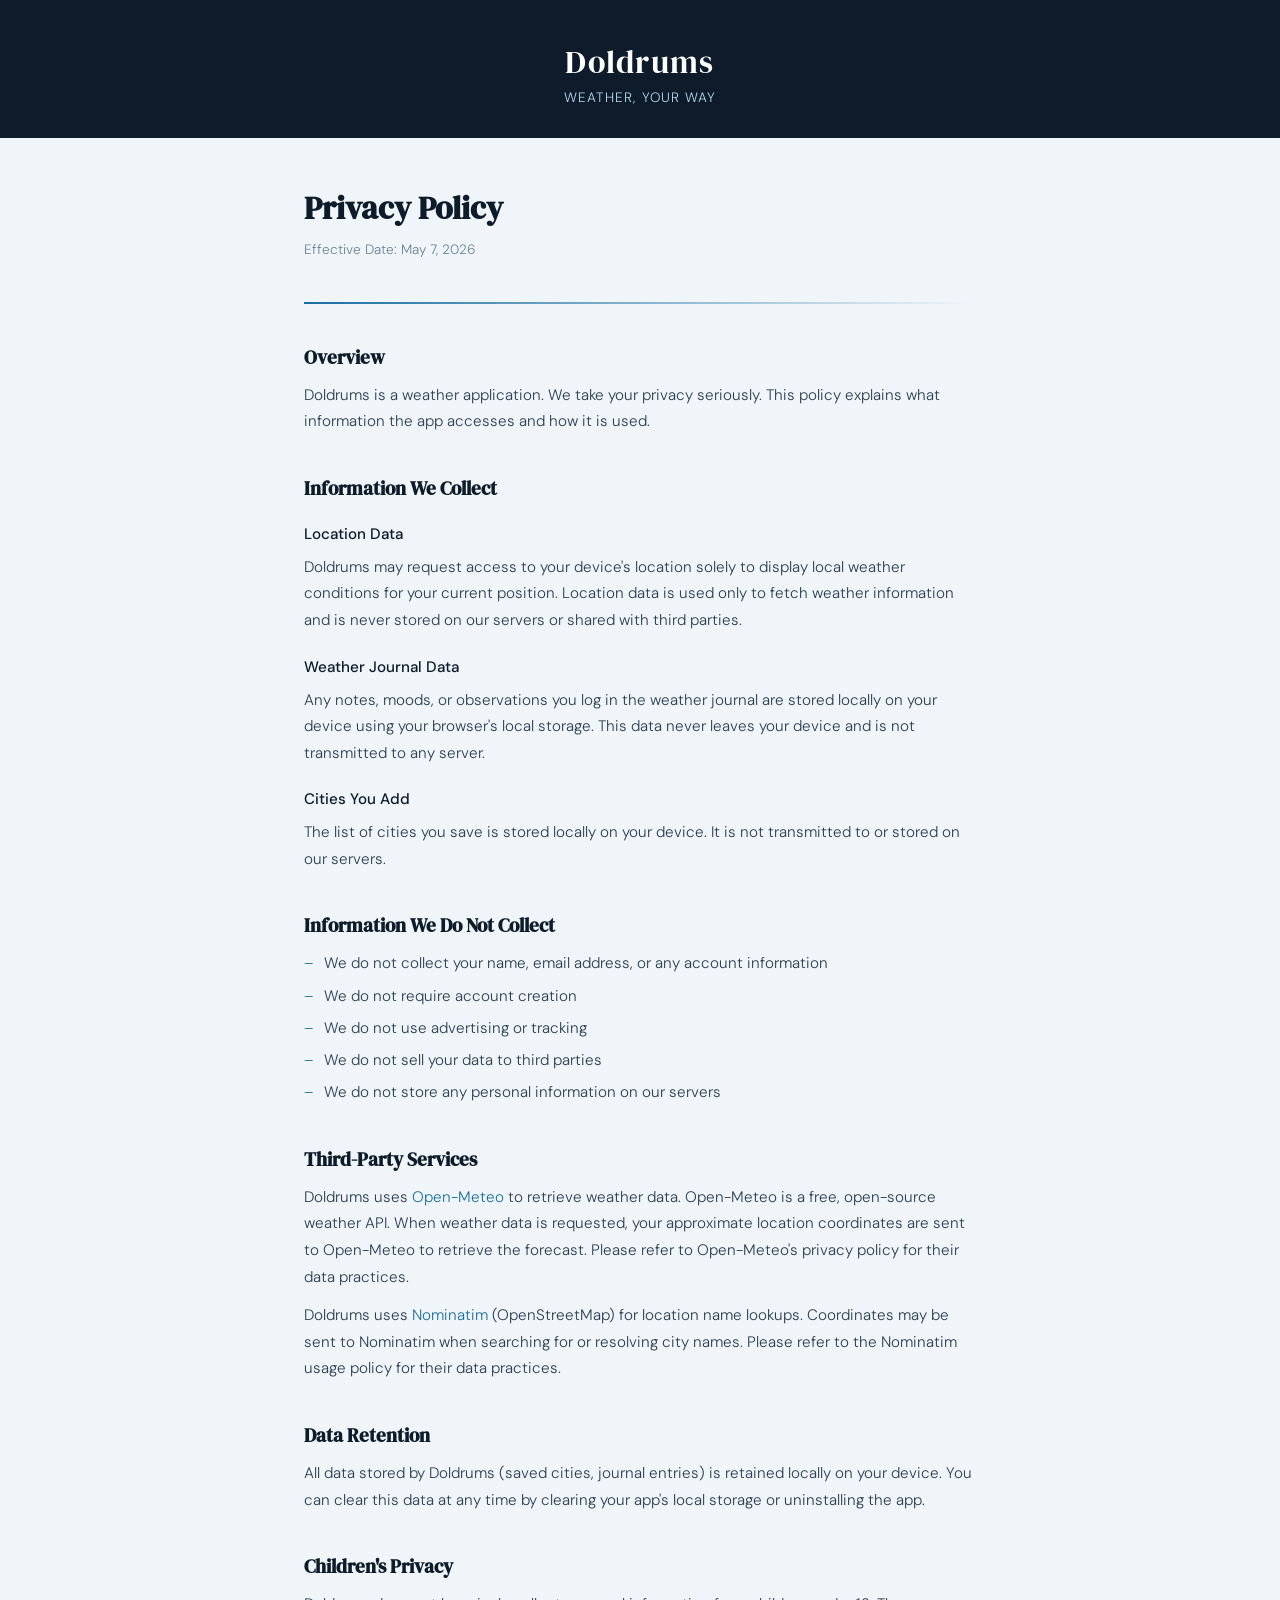
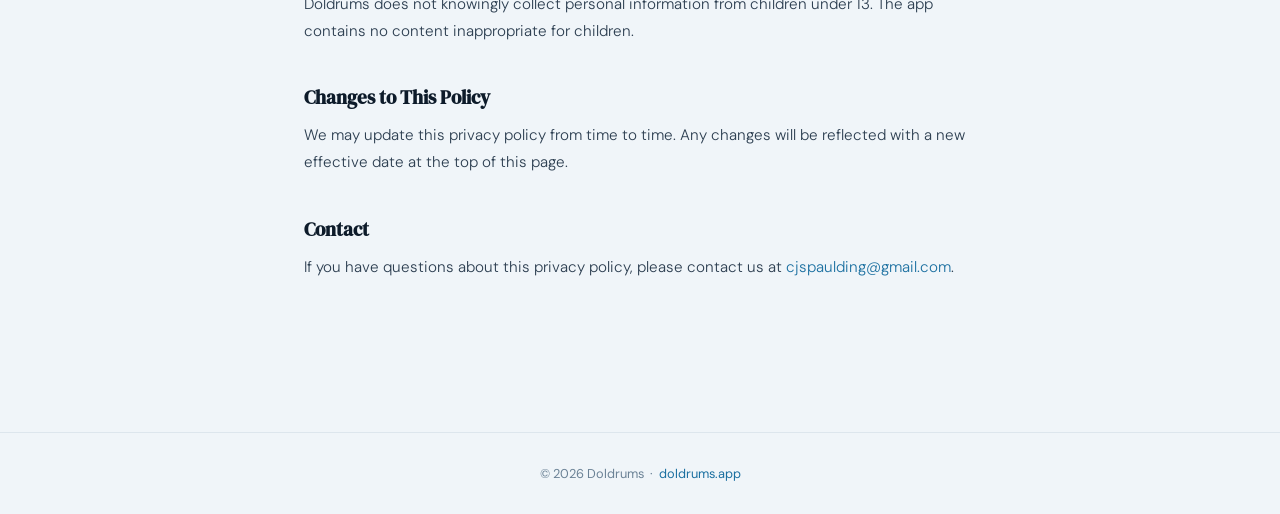
<file: privacy.html>
<!DOCTYPE html>
<html lang="en">
<head>
  <meta charset="UTF-8">
  <meta name="viewport" content="width=device-width, initial-scale=1.0">
  <title>Privacy Policy — Doldrums</title>
  <link rel="preconnect" href="https://fonts.googleapis.com">
  <link href="https://fonts.googleapis.com/css2?family=DM+Serif+Display&family=DM+Sans:wght@300;400;500&display=swap" rel="stylesheet">
  <style>
    *, *::before, *::after { box-sizing: border-box; margin: 0; padding: 0; }

    :root {
      --navy: #0D1B2A;
      --blue: #1A6FA0;
      --sky: #B8D8ED;
      --fog: #F0F5F9;
      --ink: #2C3E50;
      --mist: #6B8296;
    }

    body {
      font-family: 'DM Sans', sans-serif;
      background: var(--fog);
      color: var(--ink);
      min-height: 100vh;
    }

    header {
      background: var(--navy);
      padding: 2.5rem 2rem 2rem;
      text-align: center;
    }

    .app-name {
      font-family: 'DM Serif Display', serif;
      font-size: 2rem;
      color: white;
      letter-spacing: 0.04em;
    }

    .app-tagline {
      color: var(--sky);
      font-size: 0.85rem;
      font-weight: 300;
      margin-top: 0.3rem;
      letter-spacing: 0.08em;
      text-transform: uppercase;
    }

    main {
      max-width: 720px;
      margin: 3rem auto;
      padding: 0 1.5rem 4rem;
    }

    .doc-title {
      font-family: 'DM Serif Display', serif;
      font-size: 2rem;
      color: var(--navy);
      margin-bottom: 0.5rem;
    }

    .effective-date {
      font-size: 0.85rem;
      color: var(--mist);
      margin-bottom: 2.5rem;
      font-weight: 300;
    }

    .divider {
      height: 2px;
      background: linear-gradient(to right, var(--blue), transparent);
      margin-bottom: 2.5rem;
    }

    section {
      margin-bottom: 2.5rem;
    }

    h2 {
      font-family: 'DM Serif Display', serif;
      font-size: 1.2rem;
      color: var(--navy);
      margin-bottom: 0.75rem;
    }

    p {
      font-size: 0.95rem;
      line-height: 1.75;
      color: var(--ink);
      font-weight: 300;
      margin-bottom: 0.75rem;
    }

    ul {
      list-style: none;
      margin: 0.5rem 0;
    }

    ul li {
      font-size: 0.95rem;
      line-height: 1.75;
      font-weight: 300;
      color: var(--ink);
      padding-left: 1.25rem;
      position: relative;
      margin-bottom: 0.35rem;
    }

    ul li::before {
      content: "–";
      position: absolute;
      left: 0;
      color: var(--blue);
    }

    .sub-heading {
      font-weight: 500;
      color: var(--navy);
      margin-top: 1.25rem;
      margin-bottom: 0.4rem;
      font-size: 0.95rem;
    }

    a {
      color: var(--blue);
      text-decoration: none;
    }

    a:hover { text-decoration: underline; }

    footer {
      text-align: center;
      padding: 2rem;
      font-size: 0.8rem;
      color: var(--mist);
      border-top: 1px solid #dde6ed;
    }

    @media (max-width: 600px) {
      .doc-title { font-size: 1.6rem; }
      main { margin: 2rem auto; }
    }
  </style>
</head>
<body>

  <header>
    <div class="app-name">Doldrums</div>
    <div class="app-tagline">Weather, your way</div>
  </header>

  <main>
    <h1 class="doc-title">Privacy Policy</h1>
    <p class="effective-date">Effective Date: May 7, 2026</p>
    <div class="divider"></div>

    <section>
      <h2>Overview</h2>
      <p>Doldrums is a weather application. We take your privacy seriously. This policy explains what information the app accesses and how it is used.</p>
    </section>

    <section>
      <h2>Information We Collect</h2>

      <p class="sub-heading">Location Data</p>
      <p>Doldrums may request access to your device's location solely to display local weather conditions for your current position. Location data is used only to fetch weather information and is never stored on our servers or shared with third parties.</p>

      <p class="sub-heading">Weather Journal Data</p>
      <p>Any notes, moods, or observations you log in the weather journal are stored locally on your device using your browser's local storage. This data never leaves your device and is not transmitted to any server.</p>

      <p class="sub-heading">Cities You Add</p>
      <p>The list of cities you save is stored locally on your device. It is not transmitted to or stored on our servers.</p>
    </section>

    <section>
      <h2>Information We Do Not Collect</h2>
      <ul>
        <li>We do not collect your name, email address, or any account information</li>
        <li>We do not require account creation</li>
        <li>We do not use advertising or tracking</li>
        <li>We do not sell your data to third parties</li>
        <li>We do not store any personal information on our servers</li>
      </ul>
    </section>

    <section>
      <h2>Third-Party Services</h2>
      <p>Doldrums uses <a href="https://open-meteo.com" target="_blank">Open-Meteo</a> to retrieve weather data. Open-Meteo is a free, open-source weather API. When weather data is requested, your approximate location coordinates are sent to Open-Meteo to retrieve the forecast. Please refer to Open-Meteo's privacy policy for their data practices.</p>
      <p>Doldrums uses <a href="https://nominatim.org" target="_blank">Nominatim</a> (OpenStreetMap) for location name lookups. Coordinates may be sent to Nominatim when searching for or resolving city names. Please refer to the Nominatim usage policy for their data practices.</p>
    </section>

    <section>
      <h2>Data Retention</h2>
      <p>All data stored by Doldrums (saved cities, journal entries) is retained locally on your device. You can clear this data at any time by clearing your app's local storage or uninstalling the app.</p>
    </section>

    <section>
      <h2>Children's Privacy</h2>
      <p>Doldrums does not knowingly collect personal information from children under 13. The app contains no content inappropriate for children.</p>
    </section>

    <section>
      <h2>Changes to This Policy</h2>
      <p>We may update this privacy policy from time to time. Any changes will be reflected with a new effective date at the top of this page.</p>
    </section>

    <section>
      <h2>Contact</h2>
      <p>If you have questions about this privacy policy, please contact us at <a href="mailto:cjspaulding@gmail.com">cjspaulding@gmail.com</a>.</p>
    </section>

  </main>

  <footer>
    &copy; 2026 Doldrums &nbsp;·&nbsp; <a href="https://doldrums.app">doldrums.app</a>
  </footer>

</body>
</html>
</file>
